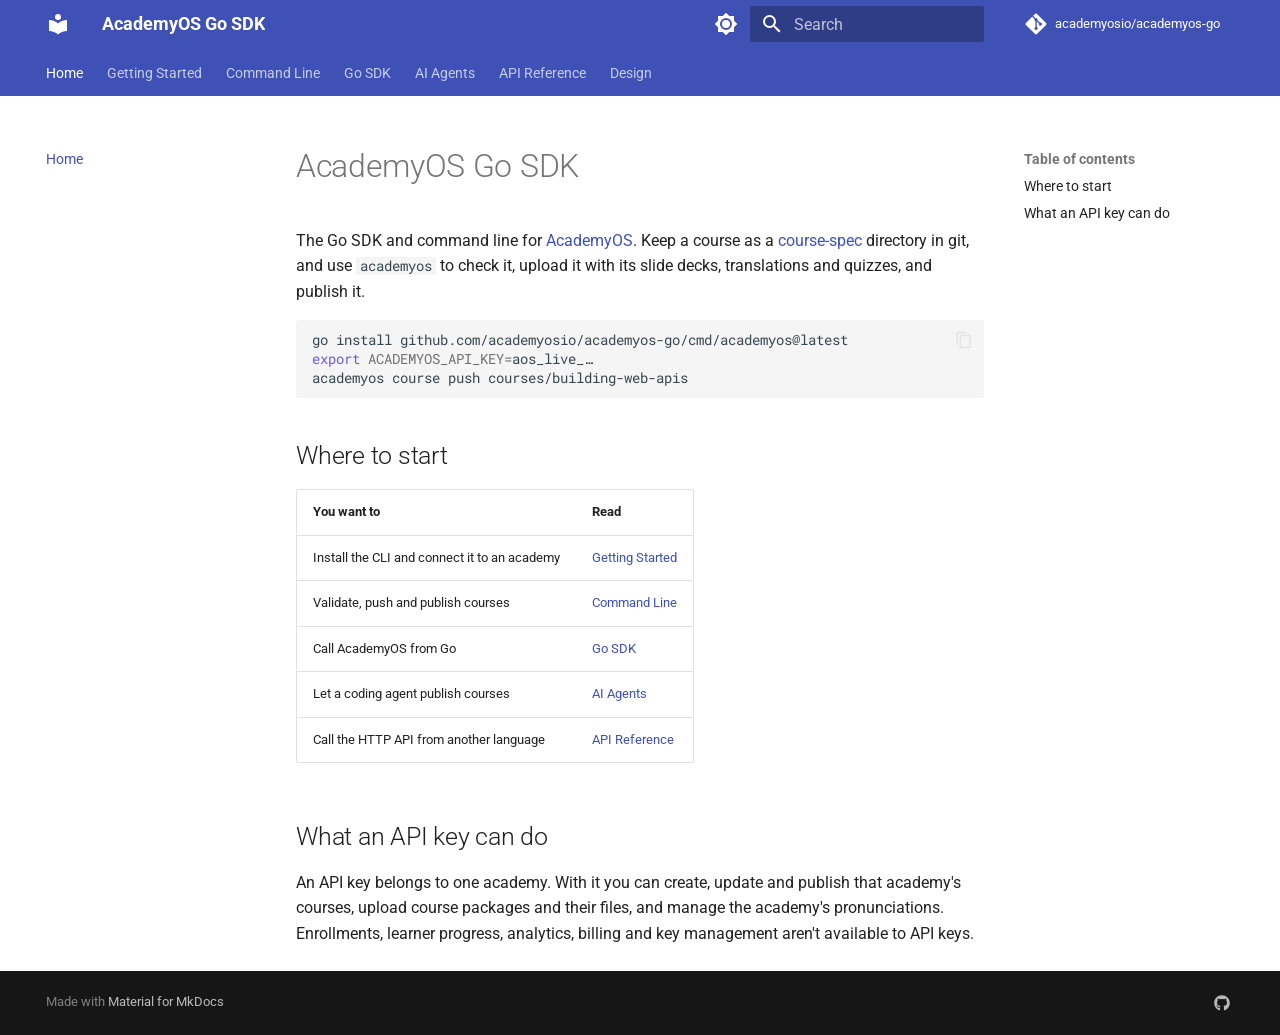
<file: index.html>
<!doctype html>
<html lang="en" class="no-js">
  <head>
    
      <meta charset="utf-8">
      <meta name="viewport" content="width=device-width,initial-scale=1">
      
        <meta name="description" content="The Go SDK and command line for AcademyOS, and the AcademyOS API reference">
      
      
      
        <link rel="canonical" href="https://academyosio.github.io/academyos-go/">
      
      
      
        <link rel="next" href="getting-started/">
      
      
        
      
      
      <link rel="icon" href="assets/images/favicon.png">
      <meta name="generator" content="mkdocs-1.6.1, mkdocs-material-9.7.6">
    
    
      
        <title>AcademyOS Go SDK</title>
      
    
    
      <link rel="stylesheet" href="assets/stylesheets/main.484c7ddc.min.css">
      
        
        <link rel="stylesheet" href="assets/stylesheets/palette.ab4e12ef.min.css">
      
      


    
    
      
    
    
      
        
        
        <link rel="preconnect" href="https://fonts.gstatic.com" crossorigin>
        <link rel="stylesheet" href="https://fonts.googleapis.com/css?family=Roboto:300,300i,400,400i,700,700i%7CRoboto+Mono:400,400i,700,700i&display=fallback">
        <style>:root{--md-text-font:"Roboto";--md-code-font:"Roboto Mono"}</style>
      
    
    
    <script>__md_scope=new URL(".",location),__md_hash=e=>[...e].reduce(((e,_)=>(e<<5)-e+_.charCodeAt(0)),0),__md_get=(e,_=localStorage,t=__md_scope)=>JSON.parse(_.getItem(t.pathname+"."+e)),__md_set=(e,_,t=localStorage,a=__md_scope)=>{try{t.setItem(a.pathname+"."+e,JSON.stringify(_))}catch(e){}}</script>
    
      

    
    
  </head>
  
  
    
    
      
    
    
    
    
    <body dir="ltr" data-md-color-scheme="default" data-md-color-primary="indigo" data-md-color-accent="indigo">
  
    
    <input class="md-toggle" data-md-toggle="drawer" type="checkbox" id="__drawer" autocomplete="off">
    <input class="md-toggle" data-md-toggle="search" type="checkbox" id="__search" autocomplete="off">
    <label class="md-overlay" for="__drawer"></label>
    <div data-md-component="skip">
      
        
        <a href="#academyos-go-sdk" class="md-skip">
          Skip to content
        </a>
      
    </div>
    <div data-md-component="announce">
      
    </div>
    
    
      

<header class="md-header" data-md-component="header">
  <nav class="md-header__inner md-grid" aria-label="Header">
    <a href="." title="AcademyOS Go SDK" class="md-header__button md-logo" aria-label="AcademyOS Go SDK" data-md-component="logo">
      
  
  <svg xmlns="http://www.w3.org/2000/svg" viewBox="0 0 24 24"><path d="M12 8a3 3 0 0 0 3-3 3 3 0 0 0-3-3 3 3 0 0 0-3 3 3 3 0 0 0 3 3m0 3.54C9.64 9.35 6.5 8 3 8v11c3.5 0 6.64 1.35 9 3.54 2.36-2.19 5.5-3.54 9-3.54V8c-3.5 0-6.64 1.35-9 3.54"/></svg>

    </a>
    <label class="md-header__button md-icon" for="__drawer">
      
      <svg xmlns="http://www.w3.org/2000/svg" viewBox="0 0 24 24"><path d="M3 6h18v2H3zm0 5h18v2H3zm0 5h18v2H3z"/></svg>
    </label>
    <div class="md-header__title" data-md-component="header-title">
      <div class="md-header__ellipsis">
        <div class="md-header__topic">
          <span class="md-ellipsis">
            AcademyOS Go SDK
          </span>
        </div>
        <div class="md-header__topic" data-md-component="header-topic">
          <span class="md-ellipsis">
            
              Home
            
          </span>
        </div>
      </div>
    </div>
    
      
        <form class="md-header__option" data-md-component="palette">
  
    
    
    
    <input class="md-option" data-md-color-media="(prefers-color-scheme: light)" data-md-color-scheme="default" data-md-color-primary="indigo" data-md-color-accent="indigo"  aria-label="Switch to dark mode"  type="radio" name="__palette" id="__palette_0">
    
      <label class="md-header__button md-icon" title="Switch to dark mode" for="__palette_1" hidden>
        <svg xmlns="http://www.w3.org/2000/svg" viewBox="0 0 24 24"><path d="M12 8a4 4 0 0 0-4 4 4 4 0 0 0 4 4 4 4 0 0 0 4-4 4 4 0 0 0-4-4m0 10a6 6 0 0 1-6-6 6 6 0 0 1 6-6 6 6 0 0 1 6 6 6 6 0 0 1-6 6m8-9.31V4h-4.69L12 .69 8.69 4H4v4.69L.69 12 4 15.31V20h4.69L12 23.31 15.31 20H20v-4.69L23.31 12z"/></svg>
      </label>
    
  
    
    
    
    <input class="md-option" data-md-color-media="(prefers-color-scheme: dark)" data-md-color-scheme="slate" data-md-color-primary="indigo" data-md-color-accent="indigo"  aria-label="Switch to light mode"  type="radio" name="__palette" id="__palette_1">
    
      <label class="md-header__button md-icon" title="Switch to light mode" for="__palette_0" hidden>
        <svg xmlns="http://www.w3.org/2000/svg" viewBox="0 0 24 24"><path d="M12 18c-.89 0-1.74-.2-2.5-.55C11.56 16.5 13 14.42 13 12s-1.44-4.5-3.5-5.45C10.26 6.2 11.11 6 12 6a6 6 0 0 1 6 6 6 6 0 0 1-6 6m8-9.31V4h-4.69L12 .69 8.69 4H4v4.69L.69 12 4 15.31V20h4.69L12 23.31 15.31 20H20v-4.69L23.31 12z"/></svg>
      </label>
    
  
</form>
      
    
    
      <script>var palette=__md_get("__palette");if(palette&&palette.color){if("(prefers-color-scheme)"===palette.color.media){var media=matchMedia("(prefers-color-scheme: light)"),input=document.querySelector(media.matches?"[data-md-color-media='(prefers-color-scheme: light)']":"[data-md-color-media='(prefers-color-scheme: dark)']");palette.color.media=input.getAttribute("data-md-color-media"),palette.color.scheme=input.getAttribute("data-md-color-scheme"),palette.color.primary=input.getAttribute("data-md-color-primary"),palette.color.accent=input.getAttribute("data-md-color-accent")}for(var[key,value]of Object.entries(palette.color))document.body.setAttribute("data-md-color-"+key,value)}</script>
    
    
    
      
      
        <label class="md-header__button md-icon" for="__search">
          
          <svg xmlns="http://www.w3.org/2000/svg" viewBox="0 0 24 24"><path d="M9.5 3A6.5 6.5 0 0 1 16 9.5c0 1.61-.59 3.09-1.56 4.23l.27.27h.79l5 5-1.5 1.5-5-5v-.79l-.27-.27A6.52 6.52 0 0 1 9.5 16 6.5 6.5 0 0 1 3 9.5 6.5 6.5 0 0 1 9.5 3m0 2C7 5 5 7 5 9.5S7 14 9.5 14 14 12 14 9.5 12 5 9.5 5"/></svg>
        </label>
        <div class="md-search" data-md-component="search" role="dialog">
  <label class="md-search__overlay" for="__search"></label>
  <div class="md-search__inner" role="search">
    <form class="md-search__form" name="search">
      <input type="text" class="md-search__input" name="query" aria-label="Search" placeholder="Search" autocapitalize="off" autocorrect="off" autocomplete="off" spellcheck="false" data-md-component="search-query" required>
      <label class="md-search__icon md-icon" for="__search">
        
        <svg xmlns="http://www.w3.org/2000/svg" viewBox="0 0 24 24"><path d="M9.5 3A6.5 6.5 0 0 1 16 9.5c0 1.61-.59 3.09-1.56 4.23l.27.27h.79l5 5-1.5 1.5-5-5v-.79l-.27-.27A6.52 6.52 0 0 1 9.5 16 6.5 6.5 0 0 1 3 9.5 6.5 6.5 0 0 1 9.5 3m0 2C7 5 5 7 5 9.5S7 14 9.5 14 14 12 14 9.5 12 5 9.5 5"/></svg>
        
        <svg xmlns="http://www.w3.org/2000/svg" viewBox="0 0 24 24"><path d="M20 11v2H8l5.5 5.5-1.42 1.42L4.16 12l7.92-7.92L13.5 5.5 8 11z"/></svg>
      </label>
      <nav class="md-search__options" aria-label="Search">
        
        <button type="reset" class="md-search__icon md-icon" title="Clear" aria-label="Clear" tabindex="-1">
          
          <svg xmlns="http://www.w3.org/2000/svg" viewBox="0 0 24 24"><path d="M19 6.41 17.59 5 12 10.59 6.41 5 5 6.41 10.59 12 5 17.59 6.41 19 12 13.41 17.59 19 19 17.59 13.41 12z"/></svg>
        </button>
      </nav>
      
    </form>
    <div class="md-search__output">
      <div class="md-search__scrollwrap" tabindex="0" data-md-scrollfix>
        <div class="md-search-result" data-md-component="search-result">
          <div class="md-search-result__meta">
            Initializing search
          </div>
          <ol class="md-search-result__list" role="presentation"></ol>
        </div>
      </div>
    </div>
  </div>
</div>
      
    
    
      <div class="md-header__source">
        <a href="https://github.com/academyosio/academyos-go" title="Go to repository" class="md-source" data-md-component="source">
  <div class="md-source__icon md-icon">
    
    <svg xmlns="http://www.w3.org/2000/svg" viewBox="0 0 448 512"><!--! Font Awesome Free 7.1.0 by @fontawesome - https://fontawesome.com License - https://fontawesome.com/license/free (Icons: CC BY 4.0, Fonts: SIL OFL 1.1, Code: MIT License) Copyright 2025 Fonticons, Inc.--><path d="M439.6 236.1 244 40.5c-5.4-5.5-12.8-8.5-20.4-8.5s-15 3-20.4 8.4L162.5 81l51.5 51.5c27.1-9.1 52.7 16.8 43.4 43.7l49.7 49.7c34.2-11.8 61.2 31 35.5 56.7-26.5 26.5-70.2-2.9-56-37.3L240.3 199v121.9c25.3 12.5 22.3 41.8 9.1 55-6.4 6.4-15.2 10.1-24.3 10.1s-17.8-3.6-24.3-10.1c-17.6-17.6-11.1-46.9 11.2-56v-123c-20.8-8.5-24.6-30.7-18.6-45L142.6 101 8.5 235.1C3 240.6 0 247.9 0 255.5s3 15 8.5 20.4l195.6 195.7c5.4 5.4 12.7 8.4 20.4 8.4s15-3 20.4-8.4l194.7-194.7c5.4-5.4 8.4-12.8 8.4-20.4s-3-15-8.4-20.4"/></svg>
  </div>
  <div class="md-source__repository">
    academyosio/academyos-go
  </div>
</a>
      </div>
    
  </nav>
  
</header>
    
    <div class="md-container" data-md-component="container">
      
      
        
          
            
<nav class="md-tabs" aria-label="Tabs" data-md-component="tabs">
  <div class="md-grid">
    <ul class="md-tabs__list">
      
        
  
  
  
    
  
  
    <li class="md-tabs__item md-tabs__item--active">
      <a href="." class="md-tabs__link">
        
  
  
    
  
  Home

      </a>
    </li>
  

      
        
  
  
  
  
    <li class="md-tabs__item">
      <a href="getting-started/" class="md-tabs__link">
        
  
  
    
  
  Getting Started

      </a>
    </li>
  

      
        
  
  
  
  
    <li class="md-tabs__item">
      <a href="cli/" class="md-tabs__link">
        
  
  
    
  
  Command Line

      </a>
    </li>
  

      
        
  
  
  
  
    <li class="md-tabs__item">
      <a href="sdk/" class="md-tabs__link">
        
  
  
    
  
  Go SDK

      </a>
    </li>
  

      
        
  
  
  
  
    <li class="md-tabs__item">
      <a href="agents/" class="md-tabs__link">
        
  
  
    
  
  AI Agents

      </a>
    </li>
  

      
        
  
  
  
  
    
    
      <li class="md-tabs__item">
        <a href="api/" class="md-tabs__link">
          
  
  
  API Reference

        </a>
      </li>
    
  

      
        
  
  
  
  
    
    
      <li class="md-tabs__item">
        <a href="specs/initiatives/INIT-ACADEMYOSGO-001/PRD/" class="md-tabs__link">
          
  
  
  Design

        </a>
      </li>
    
  

      
    </ul>
  </div>
</nav>
          
        
      
      <main class="md-main" data-md-component="main">
        <div class="md-main__inner md-grid">
          
            
              
              <div class="md-sidebar md-sidebar--primary" data-md-component="sidebar" data-md-type="navigation" >
                <div class="md-sidebar__scrollwrap">
                  <div class="md-sidebar__inner">
                    


  


<nav class="md-nav md-nav--primary md-nav--lifted" aria-label="Navigation" data-md-level="0">
  <label class="md-nav__title" for="__drawer">
    <a href="." title="AcademyOS Go SDK" class="md-nav__button md-logo" aria-label="AcademyOS Go SDK" data-md-component="logo">
      
  
  <svg xmlns="http://www.w3.org/2000/svg" viewBox="0 0 24 24"><path d="M12 8a3 3 0 0 0 3-3 3 3 0 0 0-3-3 3 3 0 0 0-3 3 3 3 0 0 0 3 3m0 3.54C9.64 9.35 6.5 8 3 8v11c3.5 0 6.64 1.35 9 3.54 2.36-2.19 5.5-3.54 9-3.54V8c-3.5 0-6.64 1.35-9 3.54"/></svg>

    </a>
    AcademyOS Go SDK
  </label>
  
    <div class="md-nav__source">
      <a href="https://github.com/academyosio/academyos-go" title="Go to repository" class="md-source" data-md-component="source">
  <div class="md-source__icon md-icon">
    
    <svg xmlns="http://www.w3.org/2000/svg" viewBox="0 0 448 512"><!--! Font Awesome Free 7.1.0 by @fontawesome - https://fontawesome.com License - https://fontawesome.com/license/free (Icons: CC BY 4.0, Fonts: SIL OFL 1.1, Code: MIT License) Copyright 2025 Fonticons, Inc.--><path d="M439.6 236.1 244 40.5c-5.4-5.5-12.8-8.5-20.4-8.5s-15 3-20.4 8.4L162.5 81l51.5 51.5c27.1-9.1 52.7 16.8 43.4 43.7l49.7 49.7c34.2-11.8 61.2 31 35.5 56.7-26.5 26.5-70.2-2.9-56-37.3L240.3 199v121.9c25.3 12.5 22.3 41.8 9.1 55-6.4 6.4-15.2 10.1-24.3 10.1s-17.8-3.6-24.3-10.1c-17.6-17.6-11.1-46.9 11.2-56v-123c-20.8-8.5-24.6-30.7-18.6-45L142.6 101 8.5 235.1C3 240.6 0 247.9 0 255.5s3 15 8.5 20.4l195.6 195.7c5.4 5.4 12.7 8.4 20.4 8.4s15-3 20.4-8.4l194.7-194.7c5.4-5.4 8.4-12.8 8.4-20.4s-3-15-8.4-20.4"/></svg>
  </div>
  <div class="md-source__repository">
    academyosio/academyos-go
  </div>
</a>
    </div>
  
  <ul class="md-nav__list" data-md-scrollfix>
    
      
      
  
  
    
  
  
  
    <li class="md-nav__item md-nav__item--active">
      
      <input class="md-nav__toggle md-toggle" type="checkbox" id="__toc">
      
      
        
      
      
        <label class="md-nav__link md-nav__link--active" for="__toc">
          
  
  
  <span class="md-ellipsis">
    
  
    Home
  

    
  </span>
  
  

          <span class="md-nav__icon md-icon"></span>
        </label>
      
      <a href="." class="md-nav__link md-nav__link--active">
        
  
  
  <span class="md-ellipsis">
    
  
    Home
  

    
  </span>
  
  

      </a>
      
        

<nav class="md-nav md-nav--secondary" aria-label="Table of contents">
  
  
  
    
  
  
    <label class="md-nav__title" for="__toc">
      <span class="md-nav__icon md-icon"></span>
      Table of contents
    </label>
    <ul class="md-nav__list" data-md-component="toc" data-md-scrollfix>
      
        <li class="md-nav__item">
  <a href="#where-to-start" class="md-nav__link">
    <span class="md-ellipsis">
      
        Where to start
      
    </span>
  </a>
  
</li>
      
        <li class="md-nav__item">
  <a href="#what-an-api-key-can-do" class="md-nav__link">
    <span class="md-ellipsis">
      
        What an API key can do
      
    </span>
  </a>
  
</li>
      
    </ul>
  
</nav>
      
    </li>
  

    
      
      
  
  
  
  
    <li class="md-nav__item">
      <a href="getting-started/" class="md-nav__link">
        
  
  
  <span class="md-ellipsis">
    
  
    Getting Started
  

    
  </span>
  
  

      </a>
    </li>
  

    
      
      
  
  
  
  
    <li class="md-nav__item">
      <a href="cli/" class="md-nav__link">
        
  
  
  <span class="md-ellipsis">
    
  
    Command Line
  

    
  </span>
  
  

      </a>
    </li>
  

    
      
      
  
  
  
  
    <li class="md-nav__item">
      <a href="sdk/" class="md-nav__link">
        
  
  
  <span class="md-ellipsis">
    
  
    Go SDK
  

    
  </span>
  
  

      </a>
    </li>
  

    
      
      
  
  
  
  
    <li class="md-nav__item">
      <a href="agents/" class="md-nav__link">
        
  
  
  <span class="md-ellipsis">
    
  
    AI Agents
  

    
  </span>
  
  

      </a>
    </li>
  

    
      
      
  
  
  
  
    
    
    
    
      
      
        
      
    
    
    <li class="md-nav__item md-nav__item--nested">
      
        
        
        <input class="md-nav__toggle md-toggle " type="checkbox" id="__nav_6" >
        
          
          <label class="md-nav__link" for="__nav_6" id="__nav_6_label" tabindex="0">
            
  
  
  <span class="md-ellipsis">
    
  
    API Reference
  

    
  </span>
  
  

            <span class="md-nav__icon md-icon"></span>
          </label>
        
        <nav class="md-nav" data-md-level="1" aria-labelledby="__nav_6_label" aria-expanded="false">
          <label class="md-nav__title" for="__nav_6">
            <span class="md-nav__icon md-icon"></span>
            
  
    API Reference
  

          </label>
          <ul class="md-nav__list" data-md-scrollfix>
            
              
                
  
  
  
  
    <li class="md-nav__item">
      <a href="api/" class="md-nav__link">
        
  
  
  <span class="md-ellipsis">
    
  
    Overview
  

    
  </span>
  
  

      </a>
    </li>
  

              
            
              
                
  
  
  
  
    <li class="md-nav__item">
      <a href="api-reference/" class="md-nav__link">
        
  
  
  <span class="md-ellipsis">
    
  
    Reference (Scalar)
  

    
  </span>
  
  

      </a>
    </li>
  

              
            
          </ul>
        </nav>
      
    </li>
  

    
      
      
  
  
  
  
    
    
    
    
      
      
        
      
    
    
    <li class="md-nav__item md-nav__item--nested">
      
        
        
        <input class="md-nav__toggle md-toggle " type="checkbox" id="__nav_7" >
        
          
          <label class="md-nav__link" for="__nav_7" id="__nav_7_label" tabindex="0">
            
  
  
  <span class="md-ellipsis">
    
  
    Design
  

    
  </span>
  
  

            <span class="md-nav__icon md-icon"></span>
          </label>
        
        <nav class="md-nav" data-md-level="1" aria-labelledby="__nav_7_label" aria-expanded="false">
          <label class="md-nav__title" for="__nav_7">
            <span class="md-nav__icon md-icon"></span>
            
  
    Design
  

          </label>
          <ul class="md-nav__list" data-md-scrollfix>
            
              
                
  
  
  
  
    <li class="md-nav__item">
      <a href="specs/initiatives/INIT-ACADEMYOSGO-001/PRD/" class="md-nav__link">
        
  
  
  <span class="md-ellipsis">
    
  
    Product Requirements
  

    
  </span>
  
  

      </a>
    </li>
  

              
            
              
                
  
  
  
  
    <li class="md-nav__item">
      <a href="specs/initiatives/INIT-ACADEMYOSGO-001/TRD/" class="md-nav__link">
        
  
  
  <span class="md-ellipsis">
    
  
    Technical Requirements
  

    
  </span>
  
  

      </a>
    </li>
  

              
            
              
                
  
  
  
  
    <li class="md-nav__item">
      <a href="specs/initiatives/INIT-ACADEMYOSGO-001/PLAN/" class="md-nav__link">
        
  
  
  <span class="md-ellipsis">
    
  
    Plan
  

    
  </span>
  
  

      </a>
    </li>
  

              
            
              
                
  
  
  
  
    <li class="md-nav__item">
      <a href="specs/initiatives/INIT-ACADEMYOSGO-001/ROADMAP/" class="md-nav__link">
        
  
  
  <span class="md-ellipsis">
    
  
    Roadmap
  

    
  </span>
  
  

      </a>
    </li>
  

              
            
          </ul>
        </nav>
      
    </li>
  

    
  </ul>
</nav>
                  </div>
                </div>
              </div>
            
            
              
              <div class="md-sidebar md-sidebar--secondary" data-md-component="sidebar" data-md-type="toc" >
                <div class="md-sidebar__scrollwrap">
                  <div class="md-sidebar__inner">
                    

<nav class="md-nav md-nav--secondary" aria-label="Table of contents">
  
  
  
    
  
  
    <label class="md-nav__title" for="__toc">
      <span class="md-nav__icon md-icon"></span>
      Table of contents
    </label>
    <ul class="md-nav__list" data-md-component="toc" data-md-scrollfix>
      
        <li class="md-nav__item">
  <a href="#where-to-start" class="md-nav__link">
    <span class="md-ellipsis">
      
        Where to start
      
    </span>
  </a>
  
</li>
      
        <li class="md-nav__item">
  <a href="#what-an-api-key-can-do" class="md-nav__link">
    <span class="md-ellipsis">
      
        What an API key can do
      
    </span>
  </a>
  
</li>
      
    </ul>
  
</nav>
                  </div>
                </div>
              </div>
            
          
          
            <div class="md-content" data-md-component="content">
              
              <article class="md-content__inner md-typeset">
                
                  


  
  


<h1 id="academyos-go-sdk">AcademyOS Go SDK<a class="headerlink" href="#academyos-go-sdk" title="Permanent link">&para;</a></h1>
<p>The Go SDK and command line for <a href="https://academyos.io">AcademyOS</a>. Keep a
course as a <a href="https://github.com/academyosio/course-spec">course-spec</a>
directory in git, and use <code>academyos</code> to check it, upload it with its slide
decks, translations and quizzes, and publish it.</p>
<div class="highlight"><pre><span></span><code><a id="__codelineno-0-1" name="__codelineno-0-1" href="#__codelineno-0-1"></a>go<span class="w"> </span>install<span class="w"> </span>github.com/academyosio/academyos-go/cmd/academyos@latest
<a id="__codelineno-0-2" name="__codelineno-0-2" href="#__codelineno-0-2"></a><span class="nb">export</span><span class="w"> </span><span class="nv">ACADEMYOS_API_KEY</span><span class="o">=</span>aos_live_…
<a id="__codelineno-0-3" name="__codelineno-0-3" href="#__codelineno-0-3"></a>academyos<span class="w"> </span>course<span class="w"> </span>push<span class="w"> </span>courses/building-web-apis
</code></pre></div>
<h2 id="where-to-start">Where to start<a class="headerlink" href="#where-to-start" title="Permanent link">&para;</a></h2>
<table>
<thead>
<tr>
<th>You want to</th>
<th>Read</th>
</tr>
</thead>
<tbody>
<tr>
<td>Install the CLI and connect it to an academy</td>
<td><a href="getting-started/">Getting Started</a></td>
</tr>
<tr>
<td>Validate, push and publish courses</td>
<td><a href="cli/">Command Line</a></td>
</tr>
<tr>
<td>Call AcademyOS from Go</td>
<td><a href="sdk/">Go SDK</a></td>
</tr>
<tr>
<td>Let a coding agent publish courses</td>
<td><a href="agents/">AI Agents</a></td>
</tr>
<tr>
<td>Call the HTTP API from another language</td>
<td><a href="api/">API Reference</a></td>
</tr>
</tbody>
</table>
<h2 id="what-an-api-key-can-do">What an API key can do<a class="headerlink" href="#what-an-api-key-can-do" title="Permanent link">&para;</a></h2>
<p>An API key belongs to one academy. With it you can create, update and
publish that academy's courses, upload course packages and their files, and
manage the academy's pronunciations. Enrollments, learner progress, analytics,
billing and key management aren't available to API keys.</p>












                
              </article>
            </div>
          
          
<script>var target=document.getElementById(location.hash.slice(1));target&&target.name&&(target.checked=target.name.startsWith("__tabbed_"))</script>
        </div>
        
          <button type="button" class="md-top md-icon" data-md-component="top" hidden>
  
  <svg xmlns="http://www.w3.org/2000/svg" viewBox="0 0 24 24"><path d="M13 20h-2V8l-5.5 5.5-1.42-1.42L12 4.16l7.92 7.92-1.42 1.42L13 8z"/></svg>
  Back to top
</button>
        
      </main>
      
        <footer class="md-footer">
  
  <div class="md-footer-meta md-typeset">
    <div class="md-footer-meta__inner md-grid">
      <div class="md-copyright">
  
  
    Made with
    <a href="https://squidfunk.github.io/mkdocs-material/" target="_blank" rel="noopener">
      Material for MkDocs
    </a>
  
</div>
      
        
<div class="md-social">
  
    
    
    
    
      
      
    
    <a href="https://github.com/academyosio/academyos-go" target="_blank" rel="noopener" title="github.com" class="md-social__link">
      <svg xmlns="http://www.w3.org/2000/svg" viewBox="0 0 512 512"><!--! Font Awesome Free 7.1.0 by @fontawesome - https://fontawesome.com License - https://fontawesome.com/license/free (Icons: CC BY 4.0, Fonts: SIL OFL 1.1, Code: MIT License) Copyright 2025 Fonticons, Inc.--><path d="M173.9 397.4c0 2-2.3 3.6-5.2 3.6-3.3.3-5.6-1.3-5.6-3.6 0-2 2.3-3.6 5.2-3.6 3-.3 5.6 1.3 5.6 3.6m-31.1-4.5c-.7 2 1.3 4.3 4.3 4.9 2.6 1 5.6 0 6.2-2s-1.3-4.3-4.3-5.2c-2.6-.7-5.5.3-6.2 2.3m44.2-1.7c-2.9.7-4.9 2.6-4.6 4.9.3 2 2.9 3.3 5.9 2.6 2.9-.7 4.9-2.6 4.6-4.6-.3-1.9-3-3.2-5.9-2.9M252.8 8C114.1 8 8 113.3 8 252c0 110.9 69.8 205.8 169.5 239.2 12.8 2.3 17.3-5.6 17.3-12.1 0-6.2-.3-40.4-.3-61.4 0 0-70 15-84.7-29.8 0 0-11.4-29.1-27.8-36.6 0 0-22.9-15.7 1.6-15.4 0 0 24.9 2 38.6 25.8 21.9 38.6 58.6 27.5 72.9 20.9 2.3-16 8.8-27.1 16-33.7-55.9-6.2-112.3-14.3-112.3-110.5 0-27.5 7.6-41.3 23.6-58.9-2.6-6.5-11.1-33.3 2.6-67.9 20.9-6.5 69 27 69 27 20-5.6 41.5-8.5 62.8-8.5s42.8 2.9 62.8 8.5c0 0 48.1-33.6 69-27 13.7 34.7 5.2 61.4 2.6 67.9 16 17.7 25.8 31.5 25.8 58.9 0 96.5-58.9 104.2-114.8 110.5 9.2 7.9 17 22.9 17 46.4 0 33.7-.3 75.4-.3 83.6 0 6.5 4.6 14.4 17.3 12.1C436.2 457.8 504 362.9 504 252 504 113.3 391.5 8 252.8 8M105.2 352.9c-1.3 1-1 3.3.7 5.2 1.6 1.6 3.9 2.3 5.2 1 1.3-1 1-3.3-.7-5.2-1.6-1.6-3.9-2.3-5.2-1m-10.8-8.1c-.7 1.3.3 2.9 2.3 3.9 1.6 1 3.6.7 4.3-.7.7-1.3-.3-2.9-2.3-3.9-2-.6-3.6-.3-4.3.7m32.4 35.6c-1.6 1.3-1 4.3 1.3 6.2 2.3 2.3 5.2 2.6 6.5 1 1.3-1.3.7-4.3-1.3-6.2-2.2-2.3-5.2-2.6-6.5-1m-11.4-14.7c-1.6 1-1.6 3.6 0 5.9s4.3 3.3 5.6 2.3c1.6-1.3 1.6-3.9 0-6.2-1.4-2.3-4-3.3-5.6-2"/></svg>
    </a>
  
</div>
      
    </div>
  </div>
</footer>
      
    </div>
    <div class="md-dialog" data-md-component="dialog">
      <div class="md-dialog__inner md-typeset"></div>
    </div>
    
    
    
      
      
      <script id="__config" type="application/json">{"annotate": null, "base": ".", "features": ["navigation.tabs", "navigation.sections", "navigation.top", "search.highlight", "content.code.copy"], "search": "assets/javascripts/workers/search.2c215733.min.js", "tags": null, "translations": {"clipboard.copied": "Copied to clipboard", "clipboard.copy": "Copy to clipboard", "search.result.more.one": "1 more on this page", "search.result.more.other": "# more on this page", "search.result.none": "No matching documents", "search.result.one": "1 matching document", "search.result.other": "# matching documents", "search.result.placeholder": "Type to start searching", "search.result.term.missing": "Missing", "select.version": "Select version"}, "version": null}</script>
    
    
      <script src="assets/javascripts/bundle.79ae519e.min.js"></script>
      
    
  </body>
</html>
</file>
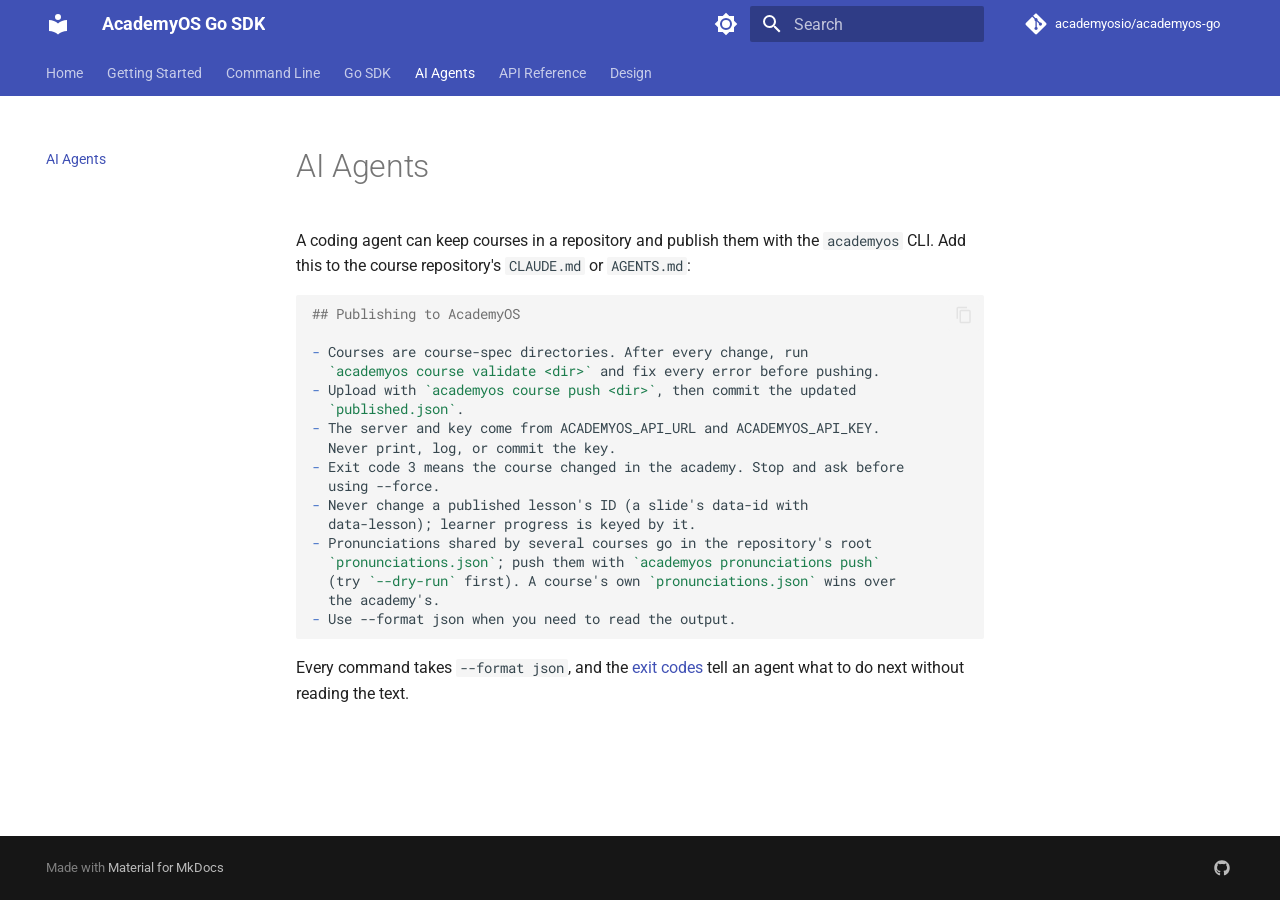
<file: agents/index.html>
<!doctype html>
<html lang="en" class="no-js">
  <head>
    
      <meta charset="utf-8">
      <meta name="viewport" content="width=device-width,initial-scale=1">
      
        <meta name="description" content="The Go SDK and command line for AcademyOS, and the AcademyOS API reference">
      
      
      
        <link rel="canonical" href="https://academyosio.github.io/academyos-go/agents/">
      
      
        <link rel="prev" href="../sdk/">
      
      
        <link rel="next" href="../api/">
      
      
        
      
      
      <link rel="icon" href="../assets/images/favicon.png">
      <meta name="generator" content="mkdocs-1.6.1, mkdocs-material-9.7.6">
    
    
      
        <title>AI Agents - AcademyOS Go SDK</title>
      
    
    
      <link rel="stylesheet" href="../assets/stylesheets/main.484c7ddc.min.css">
      
        
        <link rel="stylesheet" href="../assets/stylesheets/palette.ab4e12ef.min.css">
      
      


    
    
      
    
    
      
        
        
        <link rel="preconnect" href="https://fonts.gstatic.com" crossorigin>
        <link rel="stylesheet" href="https://fonts.googleapis.com/css?family=Roboto:300,300i,400,400i,700,700i%7CRoboto+Mono:400,400i,700,700i&display=fallback">
        <style>:root{--md-text-font:"Roboto";--md-code-font:"Roboto Mono"}</style>
      
    
    
    <script>__md_scope=new URL("..",location),__md_hash=e=>[...e].reduce(((e,_)=>(e<<5)-e+_.charCodeAt(0)),0),__md_get=(e,_=localStorage,t=__md_scope)=>JSON.parse(_.getItem(t.pathname+"."+e)),__md_set=(e,_,t=localStorage,a=__md_scope)=>{try{t.setItem(a.pathname+"."+e,JSON.stringify(_))}catch(e){}}</script>
    
      

    
    
  </head>
  
  
    
    
      
    
    
    
    
    <body dir="ltr" data-md-color-scheme="default" data-md-color-primary="indigo" data-md-color-accent="indigo">
  
    
    <input class="md-toggle" data-md-toggle="drawer" type="checkbox" id="__drawer" autocomplete="off">
    <input class="md-toggle" data-md-toggle="search" type="checkbox" id="__search" autocomplete="off">
    <label class="md-overlay" for="__drawer"></label>
    <div data-md-component="skip">
      
        
        <a href="#ai-agents" class="md-skip">
          Skip to content
        </a>
      
    </div>
    <div data-md-component="announce">
      
    </div>
    
    
      

<header class="md-header" data-md-component="header">
  <nav class="md-header__inner md-grid" aria-label="Header">
    <a href=".." title="AcademyOS Go SDK" class="md-header__button md-logo" aria-label="AcademyOS Go SDK" data-md-component="logo">
      
  
  <svg xmlns="http://www.w3.org/2000/svg" viewBox="0 0 24 24"><path d="M12 8a3 3 0 0 0 3-3 3 3 0 0 0-3-3 3 3 0 0 0-3 3 3 3 0 0 0 3 3m0 3.54C9.64 9.35 6.5 8 3 8v11c3.5 0 6.64 1.35 9 3.54 2.36-2.19 5.5-3.54 9-3.54V8c-3.5 0-6.64 1.35-9 3.54"/></svg>

    </a>
    <label class="md-header__button md-icon" for="__drawer">
      
      <svg xmlns="http://www.w3.org/2000/svg" viewBox="0 0 24 24"><path d="M3 6h18v2H3zm0 5h18v2H3zm0 5h18v2H3z"/></svg>
    </label>
    <div class="md-header__title" data-md-component="header-title">
      <div class="md-header__ellipsis">
        <div class="md-header__topic">
          <span class="md-ellipsis">
            AcademyOS Go SDK
          </span>
        </div>
        <div class="md-header__topic" data-md-component="header-topic">
          <span class="md-ellipsis">
            
              AI Agents
            
          </span>
        </div>
      </div>
    </div>
    
      
        <form class="md-header__option" data-md-component="palette">
  
    
    
    
    <input class="md-option" data-md-color-media="(prefers-color-scheme: light)" data-md-color-scheme="default" data-md-color-primary="indigo" data-md-color-accent="indigo"  aria-label="Switch to dark mode"  type="radio" name="__palette" id="__palette_0">
    
      <label class="md-header__button md-icon" title="Switch to dark mode" for="__palette_1" hidden>
        <svg xmlns="http://www.w3.org/2000/svg" viewBox="0 0 24 24"><path d="M12 8a4 4 0 0 0-4 4 4 4 0 0 0 4 4 4 4 0 0 0 4-4 4 4 0 0 0-4-4m0 10a6 6 0 0 1-6-6 6 6 0 0 1 6-6 6 6 0 0 1 6 6 6 6 0 0 1-6 6m8-9.31V4h-4.69L12 .69 8.69 4H4v4.69L.69 12 4 15.31V20h4.69L12 23.31 15.31 20H20v-4.69L23.31 12z"/></svg>
      </label>
    
  
    
    
    
    <input class="md-option" data-md-color-media="(prefers-color-scheme: dark)" data-md-color-scheme="slate" data-md-color-primary="indigo" data-md-color-accent="indigo"  aria-label="Switch to light mode"  type="radio" name="__palette" id="__palette_1">
    
      <label class="md-header__button md-icon" title="Switch to light mode" for="__palette_0" hidden>
        <svg xmlns="http://www.w3.org/2000/svg" viewBox="0 0 24 24"><path d="M12 18c-.89 0-1.74-.2-2.5-.55C11.56 16.5 13 14.42 13 12s-1.44-4.5-3.5-5.45C10.26 6.2 11.11 6 12 6a6 6 0 0 1 6 6 6 6 0 0 1-6 6m8-9.31V4h-4.69L12 .69 8.69 4H4v4.69L.69 12 4 15.31V20h4.69L12 23.31 15.31 20H20v-4.69L23.31 12z"/></svg>
      </label>
    
  
</form>
      
    
    
      <script>var palette=__md_get("__palette");if(palette&&palette.color){if("(prefers-color-scheme)"===palette.color.media){var media=matchMedia("(prefers-color-scheme: light)"),input=document.querySelector(media.matches?"[data-md-color-media='(prefers-color-scheme: light)']":"[data-md-color-media='(prefers-color-scheme: dark)']");palette.color.media=input.getAttribute("data-md-color-media"),palette.color.scheme=input.getAttribute("data-md-color-scheme"),palette.color.primary=input.getAttribute("data-md-color-primary"),palette.color.accent=input.getAttribute("data-md-color-accent")}for(var[key,value]of Object.entries(palette.color))document.body.setAttribute("data-md-color-"+key,value)}</script>
    
    
    
      
      
        <label class="md-header__button md-icon" for="__search">
          
          <svg xmlns="http://www.w3.org/2000/svg" viewBox="0 0 24 24"><path d="M9.5 3A6.5 6.5 0 0 1 16 9.5c0 1.61-.59 3.09-1.56 4.23l.27.27h.79l5 5-1.5 1.5-5-5v-.79l-.27-.27A6.52 6.52 0 0 1 9.5 16 6.5 6.5 0 0 1 3 9.5 6.5 6.5 0 0 1 9.5 3m0 2C7 5 5 7 5 9.5S7 14 9.5 14 14 12 14 9.5 12 5 9.5 5"/></svg>
        </label>
        <div class="md-search" data-md-component="search" role="dialog">
  <label class="md-search__overlay" for="__search"></label>
  <div class="md-search__inner" role="search">
    <form class="md-search__form" name="search">
      <input type="text" class="md-search__input" name="query" aria-label="Search" placeholder="Search" autocapitalize="off" autocorrect="off" autocomplete="off" spellcheck="false" data-md-component="search-query" required>
      <label class="md-search__icon md-icon" for="__search">
        
        <svg xmlns="http://www.w3.org/2000/svg" viewBox="0 0 24 24"><path d="M9.5 3A6.5 6.5 0 0 1 16 9.5c0 1.61-.59 3.09-1.56 4.23l.27.27h.79l5 5-1.5 1.5-5-5v-.79l-.27-.27A6.52 6.52 0 0 1 9.5 16 6.5 6.5 0 0 1 3 9.5 6.5 6.5 0 0 1 9.5 3m0 2C7 5 5 7 5 9.5S7 14 9.5 14 14 12 14 9.5 12 5 9.5 5"/></svg>
        
        <svg xmlns="http://www.w3.org/2000/svg" viewBox="0 0 24 24"><path d="M20 11v2H8l5.5 5.5-1.42 1.42L4.16 12l7.92-7.92L13.5 5.5 8 11z"/></svg>
      </label>
      <nav class="md-search__options" aria-label="Search">
        
        <button type="reset" class="md-search__icon md-icon" title="Clear" aria-label="Clear" tabindex="-1">
          
          <svg xmlns="http://www.w3.org/2000/svg" viewBox="0 0 24 24"><path d="M19 6.41 17.59 5 12 10.59 6.41 5 5 6.41 10.59 12 5 17.59 6.41 19 12 13.41 17.59 19 19 17.59 13.41 12z"/></svg>
        </button>
      </nav>
      
    </form>
    <div class="md-search__output">
      <div class="md-search__scrollwrap" tabindex="0" data-md-scrollfix>
        <div class="md-search-result" data-md-component="search-result">
          <div class="md-search-result__meta">
            Initializing search
          </div>
          <ol class="md-search-result__list" role="presentation"></ol>
        </div>
      </div>
    </div>
  </div>
</div>
      
    
    
      <div class="md-header__source">
        <a href="https://github.com/academyosio/academyos-go" title="Go to repository" class="md-source" data-md-component="source">
  <div class="md-source__icon md-icon">
    
    <svg xmlns="http://www.w3.org/2000/svg" viewBox="0 0 448 512"><!--! Font Awesome Free 7.1.0 by @fontawesome - https://fontawesome.com License - https://fontawesome.com/license/free (Icons: CC BY 4.0, Fonts: SIL OFL 1.1, Code: MIT License) Copyright 2025 Fonticons, Inc.--><path d="M439.6 236.1 244 40.5c-5.4-5.5-12.8-8.5-20.4-8.5s-15 3-20.4 8.4L162.5 81l51.5 51.5c27.1-9.1 52.7 16.8 43.4 43.7l49.7 49.7c34.2-11.8 61.2 31 35.5 56.7-26.5 26.5-70.2-2.9-56-37.3L240.3 199v121.9c25.3 12.5 22.3 41.8 9.1 55-6.4 6.4-15.2 10.1-24.3 10.1s-17.8-3.6-24.3-10.1c-17.6-17.6-11.1-46.9 11.2-56v-123c-20.8-8.5-24.6-30.7-18.6-45L142.6 101 8.5 235.1C3 240.6 0 247.9 0 255.5s3 15 8.5 20.4l195.6 195.7c5.4 5.4 12.7 8.4 20.4 8.4s15-3 20.4-8.4l194.7-194.7c5.4-5.4 8.4-12.8 8.4-20.4s-3-15-8.4-20.4"/></svg>
  </div>
  <div class="md-source__repository">
    academyosio/academyos-go
  </div>
</a>
      </div>
    
  </nav>
  
</header>
    
    <div class="md-container" data-md-component="container">
      
      
        
          
            
<nav class="md-tabs" aria-label="Tabs" data-md-component="tabs">
  <div class="md-grid">
    <ul class="md-tabs__list">
      
        
  
  
  
  
    <li class="md-tabs__item">
      <a href=".." class="md-tabs__link">
        
  
  
    
  
  Home

      </a>
    </li>
  

      
        
  
  
  
  
    <li class="md-tabs__item">
      <a href="../getting-started/" class="md-tabs__link">
        
  
  
    
  
  Getting Started

      </a>
    </li>
  

      
        
  
  
  
  
    <li class="md-tabs__item">
      <a href="../cli/" class="md-tabs__link">
        
  
  
    
  
  Command Line

      </a>
    </li>
  

      
        
  
  
  
  
    <li class="md-tabs__item">
      <a href="../sdk/" class="md-tabs__link">
        
  
  
    
  
  Go SDK

      </a>
    </li>
  

      
        
  
  
  
    
  
  
    <li class="md-tabs__item md-tabs__item--active">
      <a href="./" class="md-tabs__link">
        
  
  
    
  
  AI Agents

      </a>
    </li>
  

      
        
  
  
  
  
    
    
      <li class="md-tabs__item">
        <a href="../api/" class="md-tabs__link">
          
  
  
  API Reference

        </a>
      </li>
    
  

      
        
  
  
  
  
    
    
      <li class="md-tabs__item">
        <a href="../specs/initiatives/INIT-ACADEMYOSGO-001/PRD/" class="md-tabs__link">
          
  
  
  Design

        </a>
      </li>
    
  

      
    </ul>
  </div>
</nav>
          
        
      
      <main class="md-main" data-md-component="main">
        <div class="md-main__inner md-grid">
          
            
              
              <div class="md-sidebar md-sidebar--primary" data-md-component="sidebar" data-md-type="navigation" >
                <div class="md-sidebar__scrollwrap">
                  <div class="md-sidebar__inner">
                    


  


<nav class="md-nav md-nav--primary md-nav--lifted" aria-label="Navigation" data-md-level="0">
  <label class="md-nav__title" for="__drawer">
    <a href=".." title="AcademyOS Go SDK" class="md-nav__button md-logo" aria-label="AcademyOS Go SDK" data-md-component="logo">
      
  
  <svg xmlns="http://www.w3.org/2000/svg" viewBox="0 0 24 24"><path d="M12 8a3 3 0 0 0 3-3 3 3 0 0 0-3-3 3 3 0 0 0-3 3 3 3 0 0 0 3 3m0 3.54C9.64 9.35 6.5 8 3 8v11c3.5 0 6.64 1.35 9 3.54 2.36-2.19 5.5-3.54 9-3.54V8c-3.5 0-6.64 1.35-9 3.54"/></svg>

    </a>
    AcademyOS Go SDK
  </label>
  
    <div class="md-nav__source">
      <a href="https://github.com/academyosio/academyos-go" title="Go to repository" class="md-source" data-md-component="source">
  <div class="md-source__icon md-icon">
    
    <svg xmlns="http://www.w3.org/2000/svg" viewBox="0 0 448 512"><!--! Font Awesome Free 7.1.0 by @fontawesome - https://fontawesome.com License - https://fontawesome.com/license/free (Icons: CC BY 4.0, Fonts: SIL OFL 1.1, Code: MIT License) Copyright 2025 Fonticons, Inc.--><path d="M439.6 236.1 244 40.5c-5.4-5.5-12.8-8.5-20.4-8.5s-15 3-20.4 8.4L162.5 81l51.5 51.5c27.1-9.1 52.7 16.8 43.4 43.7l49.7 49.7c34.2-11.8 61.2 31 35.5 56.7-26.5 26.5-70.2-2.9-56-37.3L240.3 199v121.9c25.3 12.5 22.3 41.8 9.1 55-6.4 6.4-15.2 10.1-24.3 10.1s-17.8-3.6-24.3-10.1c-17.6-17.6-11.1-46.9 11.2-56v-123c-20.8-8.5-24.6-30.7-18.6-45L142.6 101 8.5 235.1C3 240.6 0 247.9 0 255.5s3 15 8.5 20.4l195.6 195.7c5.4 5.4 12.7 8.4 20.4 8.4s15-3 20.4-8.4l194.7-194.7c5.4-5.4 8.4-12.8 8.4-20.4s-3-15-8.4-20.4"/></svg>
  </div>
  <div class="md-source__repository">
    academyosio/academyos-go
  </div>
</a>
    </div>
  
  <ul class="md-nav__list" data-md-scrollfix>
    
      
      
  
  
  
  
    <li class="md-nav__item">
      <a href=".." class="md-nav__link">
        
  
  
  <span class="md-ellipsis">
    
  
    Home
  

    
  </span>
  
  

      </a>
    </li>
  

    
      
      
  
  
  
  
    <li class="md-nav__item">
      <a href="../getting-started/" class="md-nav__link">
        
  
  
  <span class="md-ellipsis">
    
  
    Getting Started
  

    
  </span>
  
  

      </a>
    </li>
  

    
      
      
  
  
  
  
    <li class="md-nav__item">
      <a href="../cli/" class="md-nav__link">
        
  
  
  <span class="md-ellipsis">
    
  
    Command Line
  

    
  </span>
  
  

      </a>
    </li>
  

    
      
      
  
  
  
  
    <li class="md-nav__item">
      <a href="../sdk/" class="md-nav__link">
        
  
  
  <span class="md-ellipsis">
    
  
    Go SDK
  

    
  </span>
  
  

      </a>
    </li>
  

    
      
      
  
  
    
  
  
  
    <li class="md-nav__item md-nav__item--active">
      
      <input class="md-nav__toggle md-toggle" type="checkbox" id="__toc">
      
      
        
      
      
      <a href="./" class="md-nav__link md-nav__link--active">
        
  
  
  <span class="md-ellipsis">
    
  
    AI Agents
  

    
  </span>
  
  

      </a>
      
    </li>
  

    
      
      
  
  
  
  
    
    
    
    
      
      
        
      
    
    
    <li class="md-nav__item md-nav__item--nested">
      
        
        
        <input class="md-nav__toggle md-toggle " type="checkbox" id="__nav_6" >
        
          
          <label class="md-nav__link" for="__nav_6" id="__nav_6_label" tabindex="0">
            
  
  
  <span class="md-ellipsis">
    
  
    API Reference
  

    
  </span>
  
  

            <span class="md-nav__icon md-icon"></span>
          </label>
        
        <nav class="md-nav" data-md-level="1" aria-labelledby="__nav_6_label" aria-expanded="false">
          <label class="md-nav__title" for="__nav_6">
            <span class="md-nav__icon md-icon"></span>
            
  
    API Reference
  

          </label>
          <ul class="md-nav__list" data-md-scrollfix>
            
              
                
  
  
  
  
    <li class="md-nav__item">
      <a href="../api/" class="md-nav__link">
        
  
  
  <span class="md-ellipsis">
    
  
    Overview
  

    
  </span>
  
  

      </a>
    </li>
  

              
            
              
                
  
  
  
  
    <li class="md-nav__item">
      <a href="../api-reference/" class="md-nav__link">
        
  
  
  <span class="md-ellipsis">
    
  
    Reference (Scalar)
  

    
  </span>
  
  

      </a>
    </li>
  

              
            
          </ul>
        </nav>
      
    </li>
  

    
      
      
  
  
  
  
    
    
    
    
      
      
        
      
    
    
    <li class="md-nav__item md-nav__item--nested">
      
        
        
        <input class="md-nav__toggle md-toggle " type="checkbox" id="__nav_7" >
        
          
          <label class="md-nav__link" for="__nav_7" id="__nav_7_label" tabindex="0">
            
  
  
  <span class="md-ellipsis">
    
  
    Design
  

    
  </span>
  
  

            <span class="md-nav__icon md-icon"></span>
          </label>
        
        <nav class="md-nav" data-md-level="1" aria-labelledby="__nav_7_label" aria-expanded="false">
          <label class="md-nav__title" for="__nav_7">
            <span class="md-nav__icon md-icon"></span>
            
  
    Design
  

          </label>
          <ul class="md-nav__list" data-md-scrollfix>
            
              
                
  
  
  
  
    <li class="md-nav__item">
      <a href="../specs/initiatives/INIT-ACADEMYOSGO-001/PRD/" class="md-nav__link">
        
  
  
  <span class="md-ellipsis">
    
  
    Product Requirements
  

    
  </span>
  
  

      </a>
    </li>
  

              
            
              
                
  
  
  
  
    <li class="md-nav__item">
      <a href="../specs/initiatives/INIT-ACADEMYOSGO-001/TRD/" class="md-nav__link">
        
  
  
  <span class="md-ellipsis">
    
  
    Technical Requirements
  

    
  </span>
  
  

      </a>
    </li>
  

              
            
              
                
  
  
  
  
    <li class="md-nav__item">
      <a href="../specs/initiatives/INIT-ACADEMYOSGO-001/PLAN/" class="md-nav__link">
        
  
  
  <span class="md-ellipsis">
    
  
    Plan
  

    
  </span>
  
  

      </a>
    </li>
  

              
            
              
                
  
  
  
  
    <li class="md-nav__item">
      <a href="../specs/initiatives/INIT-ACADEMYOSGO-001/ROADMAP/" class="md-nav__link">
        
  
  
  <span class="md-ellipsis">
    
  
    Roadmap
  

    
  </span>
  
  

      </a>
    </li>
  

              
            
          </ul>
        </nav>
      
    </li>
  

    
  </ul>
</nav>
                  </div>
                </div>
              </div>
            
            
              
              <div class="md-sidebar md-sidebar--secondary" data-md-component="sidebar" data-md-type="toc" >
                <div class="md-sidebar__scrollwrap">
                  <div class="md-sidebar__inner">
                    

<nav class="md-nav md-nav--secondary" aria-label="Table of contents">
  
  
  
    
  
  
</nav>
                  </div>
                </div>
              </div>
            
          
          
            <div class="md-content" data-md-component="content">
              
              <article class="md-content__inner md-typeset">
                
                  


  
  


<h1 id="ai-agents">AI Agents<a class="headerlink" href="#ai-agents" title="Permanent link">&para;</a></h1>
<p>A coding agent can keep courses in a repository and publish them with the
<code>academyos</code> CLI. Add this to the course repository's <code>CLAUDE.md</code> or
<code>AGENTS.md</code>:</p>
<div class="highlight"><pre><span></span><code><a id="__codelineno-0-1" name="__codelineno-0-1" href="#__codelineno-0-1"></a><span class="gu">## Publishing to AcademyOS</span>
<a id="__codelineno-0-2" name="__codelineno-0-2" href="#__codelineno-0-2"></a>
<a id="__codelineno-0-3" name="__codelineno-0-3" href="#__codelineno-0-3"></a><span class="k">-</span><span class="w"> </span>Courses are course-spec directories. After every change, run
<a id="__codelineno-0-4" name="__codelineno-0-4" href="#__codelineno-0-4"></a>  <span class="sb">`academyos course validate &lt;dir&gt;`</span> and fix every error before pushing.
<a id="__codelineno-0-5" name="__codelineno-0-5" href="#__codelineno-0-5"></a><span class="k">-</span><span class="w"> </span>Upload with <span class="sb">`academyos course push &lt;dir&gt;`</span>, then commit the updated
<a id="__codelineno-0-6" name="__codelineno-0-6" href="#__codelineno-0-6"></a>  <span class="sb">`published.json`</span>.
<a id="__codelineno-0-7" name="__codelineno-0-7" href="#__codelineno-0-7"></a><span class="k">-</span><span class="w"> </span>The server and key come from ACADEMYOS_API_URL and ACADEMYOS_API_KEY.
<a id="__codelineno-0-8" name="__codelineno-0-8" href="#__codelineno-0-8"></a>  Never print, log, or commit the key.
<a id="__codelineno-0-9" name="__codelineno-0-9" href="#__codelineno-0-9"></a><span class="k">-</span><span class="w"> </span>Exit code 3 means the course changed in the academy. Stop and ask before
<a id="__codelineno-0-10" name="__codelineno-0-10" href="#__codelineno-0-10"></a>  using --force.
<a id="__codelineno-0-11" name="__codelineno-0-11" href="#__codelineno-0-11"></a><span class="k">-</span><span class="w"> </span>Never change a published lesson&#39;s ID (a slide&#39;s data-id with
<a id="__codelineno-0-12" name="__codelineno-0-12" href="#__codelineno-0-12"></a>  data-lesson); learner progress is keyed by it.
<a id="__codelineno-0-13" name="__codelineno-0-13" href="#__codelineno-0-13"></a><span class="k">-</span><span class="w"> </span>Pronunciations shared by several courses go in the repository&#39;s root
<a id="__codelineno-0-14" name="__codelineno-0-14" href="#__codelineno-0-14"></a>  <span class="sb">`pronunciations.json`</span>; push them with <span class="sb">`academyos pronunciations push`</span>
<a id="__codelineno-0-15" name="__codelineno-0-15" href="#__codelineno-0-15"></a>  (try <span class="sb">`--dry-run`</span> first). A course&#39;s own <span class="sb">`pronunciations.json`</span> wins over
<a id="__codelineno-0-16" name="__codelineno-0-16" href="#__codelineno-0-16"></a>  the academy&#39;s.
<a id="__codelineno-0-17" name="__codelineno-0-17" href="#__codelineno-0-17"></a><span class="k">-</span><span class="w"> </span>Use --format json when you need to read the output.
</code></pre></div>
<p>Every command takes <code>--format json</code>, and the <a href="../cli/#exit-codes">exit codes</a>
tell an agent what to do next without reading the text.</p>












                
              </article>
            </div>
          
          
<script>var target=document.getElementById(location.hash.slice(1));target&&target.name&&(target.checked=target.name.startsWith("__tabbed_"))</script>
        </div>
        
          <button type="button" class="md-top md-icon" data-md-component="top" hidden>
  
  <svg xmlns="http://www.w3.org/2000/svg" viewBox="0 0 24 24"><path d="M13 20h-2V8l-5.5 5.5-1.42-1.42L12 4.16l7.92 7.92-1.42 1.42L13 8z"/></svg>
  Back to top
</button>
        
      </main>
      
        <footer class="md-footer">
  
  <div class="md-footer-meta md-typeset">
    <div class="md-footer-meta__inner md-grid">
      <div class="md-copyright">
  
  
    Made with
    <a href="https://squidfunk.github.io/mkdocs-material/" target="_blank" rel="noopener">
      Material for MkDocs
    </a>
  
</div>
      
        
<div class="md-social">
  
    
    
    
    
      
      
    
    <a href="https://github.com/academyosio/academyos-go" target="_blank" rel="noopener" title="github.com" class="md-social__link">
      <svg xmlns="http://www.w3.org/2000/svg" viewBox="0 0 512 512"><!--! Font Awesome Free 7.1.0 by @fontawesome - https://fontawesome.com License - https://fontawesome.com/license/free (Icons: CC BY 4.0, Fonts: SIL OFL 1.1, Code: MIT License) Copyright 2025 Fonticons, Inc.--><path d="M173.9 397.4c0 2-2.3 3.6-5.2 3.6-3.3.3-5.6-1.3-5.6-3.6 0-2 2.3-3.6 5.2-3.6 3-.3 5.6 1.3 5.6 3.6m-31.1-4.5c-.7 2 1.3 4.3 4.3 4.9 2.6 1 5.6 0 6.2-2s-1.3-4.3-4.3-5.2c-2.6-.7-5.5.3-6.2 2.3m44.2-1.7c-2.9.7-4.9 2.6-4.6 4.9.3 2 2.9 3.3 5.9 2.6 2.9-.7 4.9-2.6 4.6-4.6-.3-1.9-3-3.2-5.9-2.9M252.8 8C114.1 8 8 113.3 8 252c0 110.9 69.8 205.8 169.5 239.2 12.8 2.3 17.3-5.6 17.3-12.1 0-6.2-.3-40.4-.3-61.4 0 0-70 15-84.7-29.8 0 0-11.4-29.1-27.8-36.6 0 0-22.9-15.7 1.6-15.4 0 0 24.9 2 38.6 25.8 21.9 38.6 58.6 27.5 72.9 20.9 2.3-16 8.8-27.1 16-33.7-55.9-6.2-112.3-14.3-112.3-110.5 0-27.5 7.6-41.3 23.6-58.9-2.6-6.5-11.1-33.3 2.6-67.9 20.9-6.5 69 27 69 27 20-5.6 41.5-8.5 62.8-8.5s42.8 2.9 62.8 8.5c0 0 48.1-33.6 69-27 13.7 34.7 5.2 61.4 2.6 67.9 16 17.7 25.8 31.5 25.8 58.9 0 96.5-58.9 104.2-114.8 110.5 9.2 7.9 17 22.9 17 46.4 0 33.7-.3 75.4-.3 83.6 0 6.5 4.6 14.4 17.3 12.1C436.2 457.8 504 362.9 504 252 504 113.3 391.5 8 252.8 8M105.2 352.9c-1.3 1-1 3.3.7 5.2 1.6 1.6 3.9 2.3 5.2 1 1.3-1 1-3.3-.7-5.2-1.6-1.6-3.9-2.3-5.2-1m-10.8-8.1c-.7 1.3.3 2.9 2.3 3.9 1.6 1 3.6.7 4.3-.7.7-1.3-.3-2.9-2.3-3.9-2-.6-3.6-.3-4.3.7m32.4 35.6c-1.6 1.3-1 4.3 1.3 6.2 2.3 2.3 5.2 2.6 6.5 1 1.3-1.3.7-4.3-1.3-6.2-2.2-2.3-5.2-2.6-6.5-1m-11.4-14.7c-1.6 1-1.6 3.6 0 5.9s4.3 3.3 5.6 2.3c1.6-1.3 1.6-3.9 0-6.2-1.4-2.3-4-3.3-5.6-2"/></svg>
    </a>
  
</div>
      
    </div>
  </div>
</footer>
      
    </div>
    <div class="md-dialog" data-md-component="dialog">
      <div class="md-dialog__inner md-typeset"></div>
    </div>
    
    
    
      
      
      <script id="__config" type="application/json">{"annotate": null, "base": "..", "features": ["navigation.tabs", "navigation.sections", "navigation.top", "search.highlight", "content.code.copy"], "search": "../assets/javascripts/workers/search.2c215733.min.js", "tags": null, "translations": {"clipboard.copied": "Copied to clipboard", "clipboard.copy": "Copy to clipboard", "search.result.more.one": "1 more on this page", "search.result.more.other": "# more on this page", "search.result.none": "No matching documents", "search.result.one": "1 matching document", "search.result.other": "# matching documents", "search.result.placeholder": "Type to start searching", "search.result.term.missing": "Missing", "select.version": "Select version"}, "version": null}</script>
    
    
      <script src="../assets/javascripts/bundle.79ae519e.min.js"></script>
      
    
  </body>
</html>
</file>
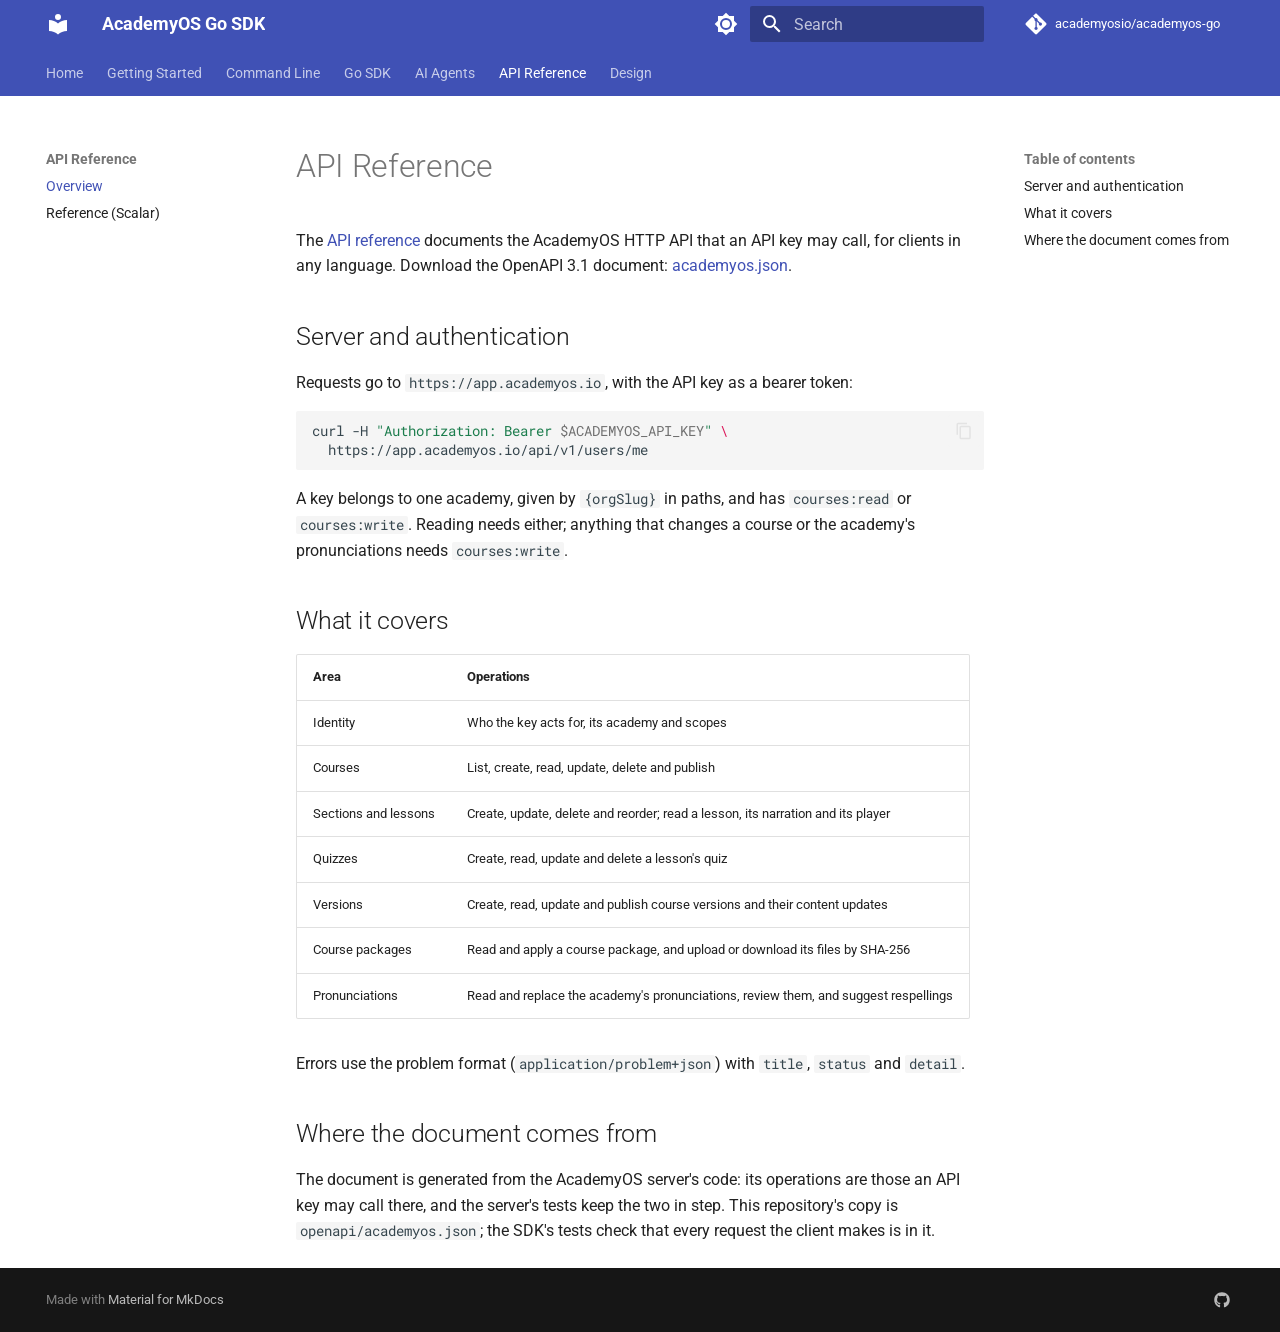
<file: api/index.html>
<!doctype html>
<html lang="en" class="no-js">
  <head>
    
      <meta charset="utf-8">
      <meta name="viewport" content="width=device-width,initial-scale=1">
      
        <meta name="description" content="The Go SDK and command line for AcademyOS, and the AcademyOS API reference">
      
      
      
        <link rel="canonical" href="https://academyosio.github.io/academyos-go/api/">
      
      
        <link rel="prev" href="../agents/">
      
      
        <link rel="next" href="../api-reference/">
      
      
        
      
      
      <link rel="icon" href="../assets/images/favicon.png">
      <meta name="generator" content="mkdocs-1.6.1, mkdocs-material-9.7.6">
    
    
      
        <title>Overview - AcademyOS Go SDK</title>
      
    
    
      <link rel="stylesheet" href="../assets/stylesheets/main.484c7ddc.min.css">
      
        
        <link rel="stylesheet" href="../assets/stylesheets/palette.ab4e12ef.min.css">
      
      


    
    
      
    
    
      
        
        
        <link rel="preconnect" href="https://fonts.gstatic.com" crossorigin>
        <link rel="stylesheet" href="https://fonts.googleapis.com/css?family=Roboto:300,300i,400,400i,700,700i%7CRoboto+Mono:400,400i,700,700i&display=fallback">
        <style>:root{--md-text-font:"Roboto";--md-code-font:"Roboto Mono"}</style>
      
    
    
    <script>__md_scope=new URL("..",location),__md_hash=e=>[...e].reduce(((e,_)=>(e<<5)-e+_.charCodeAt(0)),0),__md_get=(e,_=localStorage,t=__md_scope)=>JSON.parse(_.getItem(t.pathname+"."+e)),__md_set=(e,_,t=localStorage,a=__md_scope)=>{try{t.setItem(a.pathname+"."+e,JSON.stringify(_))}catch(e){}}</script>
    
      

    
    
  </head>
  
  
    
    
      
    
    
    
    
    <body dir="ltr" data-md-color-scheme="default" data-md-color-primary="indigo" data-md-color-accent="indigo">
  
    
    <input class="md-toggle" data-md-toggle="drawer" type="checkbox" id="__drawer" autocomplete="off">
    <input class="md-toggle" data-md-toggle="search" type="checkbox" id="__search" autocomplete="off">
    <label class="md-overlay" for="__drawer"></label>
    <div data-md-component="skip">
      
        
        <a href="#api-reference" class="md-skip">
          Skip to content
        </a>
      
    </div>
    <div data-md-component="announce">
      
    </div>
    
    
      

<header class="md-header" data-md-component="header">
  <nav class="md-header__inner md-grid" aria-label="Header">
    <a href=".." title="AcademyOS Go SDK" class="md-header__button md-logo" aria-label="AcademyOS Go SDK" data-md-component="logo">
      
  
  <svg xmlns="http://www.w3.org/2000/svg" viewBox="0 0 24 24"><path d="M12 8a3 3 0 0 0 3-3 3 3 0 0 0-3-3 3 3 0 0 0-3 3 3 3 0 0 0 3 3m0 3.54C9.64 9.35 6.5 8 3 8v11c3.5 0 6.64 1.35 9 3.54 2.36-2.19 5.5-3.54 9-3.54V8c-3.5 0-6.64 1.35-9 3.54"/></svg>

    </a>
    <label class="md-header__button md-icon" for="__drawer">
      
      <svg xmlns="http://www.w3.org/2000/svg" viewBox="0 0 24 24"><path d="M3 6h18v2H3zm0 5h18v2H3zm0 5h18v2H3z"/></svg>
    </label>
    <div class="md-header__title" data-md-component="header-title">
      <div class="md-header__ellipsis">
        <div class="md-header__topic">
          <span class="md-ellipsis">
            AcademyOS Go SDK
          </span>
        </div>
        <div class="md-header__topic" data-md-component="header-topic">
          <span class="md-ellipsis">
            
              Overview
            
          </span>
        </div>
      </div>
    </div>
    
      
        <form class="md-header__option" data-md-component="palette">
  
    
    
    
    <input class="md-option" data-md-color-media="(prefers-color-scheme: light)" data-md-color-scheme="default" data-md-color-primary="indigo" data-md-color-accent="indigo"  aria-label="Switch to dark mode"  type="radio" name="__palette" id="__palette_0">
    
      <label class="md-header__button md-icon" title="Switch to dark mode" for="__palette_1" hidden>
        <svg xmlns="http://www.w3.org/2000/svg" viewBox="0 0 24 24"><path d="M12 8a4 4 0 0 0-4 4 4 4 0 0 0 4 4 4 4 0 0 0 4-4 4 4 0 0 0-4-4m0 10a6 6 0 0 1-6-6 6 6 0 0 1 6-6 6 6 0 0 1 6 6 6 6 0 0 1-6 6m8-9.31V4h-4.69L12 .69 8.69 4H4v4.69L.69 12 4 15.31V20h4.69L12 23.31 15.31 20H20v-4.69L23.31 12z"/></svg>
      </label>
    
  
    
    
    
    <input class="md-option" data-md-color-media="(prefers-color-scheme: dark)" data-md-color-scheme="slate" data-md-color-primary="indigo" data-md-color-accent="indigo"  aria-label="Switch to light mode"  type="radio" name="__palette" id="__palette_1">
    
      <label class="md-header__button md-icon" title="Switch to light mode" for="__palette_0" hidden>
        <svg xmlns="http://www.w3.org/2000/svg" viewBox="0 0 24 24"><path d="M12 18c-.89 0-1.74-.2-2.5-.55C11.56 16.5 13 14.42 13 12s-1.44-4.5-3.5-5.45C10.26 6.2 11.11 6 12 6a6 6 0 0 1 6 6 6 6 0 0 1-6 6m8-9.31V4h-4.69L12 .69 8.69 4H4v4.69L.69 12 4 15.31V20h4.69L12 23.31 15.31 20H20v-4.69L23.31 12z"/></svg>
      </label>
    
  
</form>
      
    
    
      <script>var palette=__md_get("__palette");if(palette&&palette.color){if("(prefers-color-scheme)"===palette.color.media){var media=matchMedia("(prefers-color-scheme: light)"),input=document.querySelector(media.matches?"[data-md-color-media='(prefers-color-scheme: light)']":"[data-md-color-media='(prefers-color-scheme: dark)']");palette.color.media=input.getAttribute("data-md-color-media"),palette.color.scheme=input.getAttribute("data-md-color-scheme"),palette.color.primary=input.getAttribute("data-md-color-primary"),palette.color.accent=input.getAttribute("data-md-color-accent")}for(var[key,value]of Object.entries(palette.color))document.body.setAttribute("data-md-color-"+key,value)}</script>
    
    
    
      
      
        <label class="md-header__button md-icon" for="__search">
          
          <svg xmlns="http://www.w3.org/2000/svg" viewBox="0 0 24 24"><path d="M9.5 3A6.5 6.5 0 0 1 16 9.5c0 1.61-.59 3.09-1.56 4.23l.27.27h.79l5 5-1.5 1.5-5-5v-.79l-.27-.27A6.52 6.52 0 0 1 9.5 16 6.5 6.5 0 0 1 3 9.5 6.5 6.5 0 0 1 9.5 3m0 2C7 5 5 7 5 9.5S7 14 9.5 14 14 12 14 9.5 12 5 9.5 5"/></svg>
        </label>
        <div class="md-search" data-md-component="search" role="dialog">
  <label class="md-search__overlay" for="__search"></label>
  <div class="md-search__inner" role="search">
    <form class="md-search__form" name="search">
      <input type="text" class="md-search__input" name="query" aria-label="Search" placeholder="Search" autocapitalize="off" autocorrect="off" autocomplete="off" spellcheck="false" data-md-component="search-query" required>
      <label class="md-search__icon md-icon" for="__search">
        
        <svg xmlns="http://www.w3.org/2000/svg" viewBox="0 0 24 24"><path d="M9.5 3A6.5 6.5 0 0 1 16 9.5c0 1.61-.59 3.09-1.56 4.23l.27.27h.79l5 5-1.5 1.5-5-5v-.79l-.27-.27A6.52 6.52 0 0 1 9.5 16 6.5 6.5 0 0 1 3 9.5 6.5 6.5 0 0 1 9.5 3m0 2C7 5 5 7 5 9.5S7 14 9.5 14 14 12 14 9.5 12 5 9.5 5"/></svg>
        
        <svg xmlns="http://www.w3.org/2000/svg" viewBox="0 0 24 24"><path d="M20 11v2H8l5.5 5.5-1.42 1.42L4.16 12l7.92-7.92L13.5 5.5 8 11z"/></svg>
      </label>
      <nav class="md-search__options" aria-label="Search">
        
        <button type="reset" class="md-search__icon md-icon" title="Clear" aria-label="Clear" tabindex="-1">
          
          <svg xmlns="http://www.w3.org/2000/svg" viewBox="0 0 24 24"><path d="M19 6.41 17.59 5 12 10.59 6.41 5 5 6.41 10.59 12 5 17.59 6.41 19 12 13.41 17.59 19 19 17.59 13.41 12z"/></svg>
        </button>
      </nav>
      
    </form>
    <div class="md-search__output">
      <div class="md-search__scrollwrap" tabindex="0" data-md-scrollfix>
        <div class="md-search-result" data-md-component="search-result">
          <div class="md-search-result__meta">
            Initializing search
          </div>
          <ol class="md-search-result__list" role="presentation"></ol>
        </div>
      </div>
    </div>
  </div>
</div>
      
    
    
      <div class="md-header__source">
        <a href="https://github.com/academyosio/academyos-go" title="Go to repository" class="md-source" data-md-component="source">
  <div class="md-source__icon md-icon">
    
    <svg xmlns="http://www.w3.org/2000/svg" viewBox="0 0 448 512"><!--! Font Awesome Free 7.1.0 by @fontawesome - https://fontawesome.com License - https://fontawesome.com/license/free (Icons: CC BY 4.0, Fonts: SIL OFL 1.1, Code: MIT License) Copyright 2025 Fonticons, Inc.--><path d="M439.6 236.1 244 40.5c-5.4-5.5-12.8-8.5-20.4-8.5s-15 3-20.4 8.4L162.5 81l51.5 51.5c27.1-9.1 52.7 16.8 43.4 43.7l49.7 49.7c34.2-11.8 61.2 31 35.5 56.7-26.5 26.5-70.2-2.9-56-37.3L240.3 199v121.9c25.3 12.5 22.3 41.8 9.1 55-6.4 6.4-15.2 10.1-24.3 10.1s-17.8-3.6-24.3-10.1c-17.6-17.6-11.1-46.9 11.2-56v-123c-20.8-8.5-24.6-30.7-18.6-45L142.6 101 8.5 235.1C3 240.6 0 247.9 0 255.5s3 15 8.5 20.4l195.6 195.7c5.4 5.4 12.7 8.4 20.4 8.4s15-3 20.4-8.4l194.7-194.7c5.4-5.4 8.4-12.8 8.4-20.4s-3-15-8.4-20.4"/></svg>
  </div>
  <div class="md-source__repository">
    academyosio/academyos-go
  </div>
</a>
      </div>
    
  </nav>
  
</header>
    
    <div class="md-container" data-md-component="container">
      
      
        
          
            
<nav class="md-tabs" aria-label="Tabs" data-md-component="tabs">
  <div class="md-grid">
    <ul class="md-tabs__list">
      
        
  
  
  
  
    <li class="md-tabs__item">
      <a href=".." class="md-tabs__link">
        
  
  
    
  
  Home

      </a>
    </li>
  

      
        
  
  
  
  
    <li class="md-tabs__item">
      <a href="../getting-started/" class="md-tabs__link">
        
  
  
    
  
  Getting Started

      </a>
    </li>
  

      
        
  
  
  
  
    <li class="md-tabs__item">
      <a href="../cli/" class="md-tabs__link">
        
  
  
    
  
  Command Line

      </a>
    </li>
  

      
        
  
  
  
  
    <li class="md-tabs__item">
      <a href="../sdk/" class="md-tabs__link">
        
  
  
    
  
  Go SDK

      </a>
    </li>
  

      
        
  
  
  
  
    <li class="md-tabs__item">
      <a href="../agents/" class="md-tabs__link">
        
  
  
    
  
  AI Agents

      </a>
    </li>
  

      
        
  
  
  
    
  
  
    
    
      <li class="md-tabs__item md-tabs__item--active">
        <a href="./" class="md-tabs__link">
          
  
  
  API Reference

        </a>
      </li>
    
  

      
        
  
  
  
  
    
    
      <li class="md-tabs__item">
        <a href="../specs/initiatives/INIT-ACADEMYOSGO-001/PRD/" class="md-tabs__link">
          
  
  
  Design

        </a>
      </li>
    
  

      
    </ul>
  </div>
</nav>
          
        
      
      <main class="md-main" data-md-component="main">
        <div class="md-main__inner md-grid">
          
            
              
              <div class="md-sidebar md-sidebar--primary" data-md-component="sidebar" data-md-type="navigation" >
                <div class="md-sidebar__scrollwrap">
                  <div class="md-sidebar__inner">
                    


  


<nav class="md-nav md-nav--primary md-nav--lifted" aria-label="Navigation" data-md-level="0">
  <label class="md-nav__title" for="__drawer">
    <a href=".." title="AcademyOS Go SDK" class="md-nav__button md-logo" aria-label="AcademyOS Go SDK" data-md-component="logo">
      
  
  <svg xmlns="http://www.w3.org/2000/svg" viewBox="0 0 24 24"><path d="M12 8a3 3 0 0 0 3-3 3 3 0 0 0-3-3 3 3 0 0 0-3 3 3 3 0 0 0 3 3m0 3.54C9.64 9.35 6.5 8 3 8v11c3.5 0 6.64 1.35 9 3.54 2.36-2.19 5.5-3.54 9-3.54V8c-3.5 0-6.64 1.35-9 3.54"/></svg>

    </a>
    AcademyOS Go SDK
  </label>
  
    <div class="md-nav__source">
      <a href="https://github.com/academyosio/academyos-go" title="Go to repository" class="md-source" data-md-component="source">
  <div class="md-source__icon md-icon">
    
    <svg xmlns="http://www.w3.org/2000/svg" viewBox="0 0 448 512"><!--! Font Awesome Free 7.1.0 by @fontawesome - https://fontawesome.com License - https://fontawesome.com/license/free (Icons: CC BY 4.0, Fonts: SIL OFL 1.1, Code: MIT License) Copyright 2025 Fonticons, Inc.--><path d="M439.6 236.1 244 40.5c-5.4-5.5-12.8-8.5-20.4-8.5s-15 3-20.4 8.4L162.5 81l51.5 51.5c27.1-9.1 52.7 16.8 43.4 43.7l49.7 49.7c34.2-11.8 61.2 31 35.5 56.7-26.5 26.5-70.2-2.9-56-37.3L240.3 199v121.9c25.3 12.5 22.3 41.8 9.1 55-6.4 6.4-15.2 10.1-24.3 10.1s-17.8-3.6-24.3-10.1c-17.6-17.6-11.1-46.9 11.2-56v-123c-20.8-8.5-24.6-30.7-18.6-45L142.6 101 8.5 235.1C3 240.6 0 247.9 0 255.5s3 15 8.5 20.4l195.6 195.7c5.4 5.4 12.7 8.4 20.4 8.4s15-3 20.4-8.4l194.7-194.7c5.4-5.4 8.4-12.8 8.4-20.4s-3-15-8.4-20.4"/></svg>
  </div>
  <div class="md-source__repository">
    academyosio/academyos-go
  </div>
</a>
    </div>
  
  <ul class="md-nav__list" data-md-scrollfix>
    
      
      
  
  
  
  
    <li class="md-nav__item">
      <a href=".." class="md-nav__link">
        
  
  
  <span class="md-ellipsis">
    
  
    Home
  

    
  </span>
  
  

      </a>
    </li>
  

    
      
      
  
  
  
  
    <li class="md-nav__item">
      <a href="../getting-started/" class="md-nav__link">
        
  
  
  <span class="md-ellipsis">
    
  
    Getting Started
  

    
  </span>
  
  

      </a>
    </li>
  

    
      
      
  
  
  
  
    <li class="md-nav__item">
      <a href="../cli/" class="md-nav__link">
        
  
  
  <span class="md-ellipsis">
    
  
    Command Line
  

    
  </span>
  
  

      </a>
    </li>
  

    
      
      
  
  
  
  
    <li class="md-nav__item">
      <a href="../sdk/" class="md-nav__link">
        
  
  
  <span class="md-ellipsis">
    
  
    Go SDK
  

    
  </span>
  
  

      </a>
    </li>
  

    
      
      
  
  
  
  
    <li class="md-nav__item">
      <a href="../agents/" class="md-nav__link">
        
  
  
  <span class="md-ellipsis">
    
  
    AI Agents
  

    
  </span>
  
  

      </a>
    </li>
  

    
      
      
  
  
    
  
  
  
    
    
    
    
      
        
        
      
      
        
      
    
    
    <li class="md-nav__item md-nav__item--active md-nav__item--section md-nav__item--nested">
      
        
        
        <input class="md-nav__toggle md-toggle " type="checkbox" id="__nav_6" checked>
        
          
          <label class="md-nav__link" for="__nav_6" id="__nav_6_label" tabindex="">
            
  
  
  <span class="md-ellipsis">
    
  
    API Reference
  

    
  </span>
  
  

            <span class="md-nav__icon md-icon"></span>
          </label>
        
        <nav class="md-nav" data-md-level="1" aria-labelledby="__nav_6_label" aria-expanded="true">
          <label class="md-nav__title" for="__nav_6">
            <span class="md-nav__icon md-icon"></span>
            
  
    API Reference
  

          </label>
          <ul class="md-nav__list" data-md-scrollfix>
            
              
                
  
  
    
  
  
  
    <li class="md-nav__item md-nav__item--active">
      
      <input class="md-nav__toggle md-toggle" type="checkbox" id="__toc">
      
      
        
      
      
        <label class="md-nav__link md-nav__link--active" for="__toc">
          
  
  
  <span class="md-ellipsis">
    
  
    Overview
  

    
  </span>
  
  

          <span class="md-nav__icon md-icon"></span>
        </label>
      
      <a href="./" class="md-nav__link md-nav__link--active">
        
  
  
  <span class="md-ellipsis">
    
  
    Overview
  

    
  </span>
  
  

      </a>
      
        

<nav class="md-nav md-nav--secondary" aria-label="Table of contents">
  
  
  
    
  
  
    <label class="md-nav__title" for="__toc">
      <span class="md-nav__icon md-icon"></span>
      Table of contents
    </label>
    <ul class="md-nav__list" data-md-component="toc" data-md-scrollfix>
      
        <li class="md-nav__item">
  <a href="#server-and-authentication" class="md-nav__link">
    <span class="md-ellipsis">
      
        Server and authentication
      
    </span>
  </a>
  
</li>
      
        <li class="md-nav__item">
  <a href="#what-it-covers" class="md-nav__link">
    <span class="md-ellipsis">
      
        What it covers
      
    </span>
  </a>
  
</li>
      
        <li class="md-nav__item">
  <a href="#where-the-document-comes-from" class="md-nav__link">
    <span class="md-ellipsis">
      
        Where the document comes from
      
    </span>
  </a>
  
</li>
      
    </ul>
  
</nav>
      
    </li>
  

              
            
              
                
  
  
  
  
    <li class="md-nav__item">
      <a href="../api-reference/" class="md-nav__link">
        
  
  
  <span class="md-ellipsis">
    
  
    Reference (Scalar)
  

    
  </span>
  
  

      </a>
    </li>
  

              
            
          </ul>
        </nav>
      
    </li>
  

    
      
      
  
  
  
  
    
    
    
    
      
      
        
      
    
    
    <li class="md-nav__item md-nav__item--nested">
      
        
        
        <input class="md-nav__toggle md-toggle " type="checkbox" id="__nav_7" >
        
          
          <label class="md-nav__link" for="__nav_7" id="__nav_7_label" tabindex="0">
            
  
  
  <span class="md-ellipsis">
    
  
    Design
  

    
  </span>
  
  

            <span class="md-nav__icon md-icon"></span>
          </label>
        
        <nav class="md-nav" data-md-level="1" aria-labelledby="__nav_7_label" aria-expanded="false">
          <label class="md-nav__title" for="__nav_7">
            <span class="md-nav__icon md-icon"></span>
            
  
    Design
  

          </label>
          <ul class="md-nav__list" data-md-scrollfix>
            
              
                
  
  
  
  
    <li class="md-nav__item">
      <a href="../specs/initiatives/INIT-ACADEMYOSGO-001/PRD/" class="md-nav__link">
        
  
  
  <span class="md-ellipsis">
    
  
    Product Requirements
  

    
  </span>
  
  

      </a>
    </li>
  

              
            
              
                
  
  
  
  
    <li class="md-nav__item">
      <a href="../specs/initiatives/INIT-ACADEMYOSGO-001/TRD/" class="md-nav__link">
        
  
  
  <span class="md-ellipsis">
    
  
    Technical Requirements
  

    
  </span>
  
  

      </a>
    </li>
  

              
            
              
                
  
  
  
  
    <li class="md-nav__item">
      <a href="../specs/initiatives/INIT-ACADEMYOSGO-001/PLAN/" class="md-nav__link">
        
  
  
  <span class="md-ellipsis">
    
  
    Plan
  

    
  </span>
  
  

      </a>
    </li>
  

              
            
              
                
  
  
  
  
    <li class="md-nav__item">
      <a href="../specs/initiatives/INIT-ACADEMYOSGO-001/ROADMAP/" class="md-nav__link">
        
  
  
  <span class="md-ellipsis">
    
  
    Roadmap
  

    
  </span>
  
  

      </a>
    </li>
  

              
            
          </ul>
        </nav>
      
    </li>
  

    
  </ul>
</nav>
                  </div>
                </div>
              </div>
            
            
              
              <div class="md-sidebar md-sidebar--secondary" data-md-component="sidebar" data-md-type="toc" >
                <div class="md-sidebar__scrollwrap">
                  <div class="md-sidebar__inner">
                    

<nav class="md-nav md-nav--secondary" aria-label="Table of contents">
  
  
  
    
  
  
    <label class="md-nav__title" for="__toc">
      <span class="md-nav__icon md-icon"></span>
      Table of contents
    </label>
    <ul class="md-nav__list" data-md-component="toc" data-md-scrollfix>
      
        <li class="md-nav__item">
  <a href="#server-and-authentication" class="md-nav__link">
    <span class="md-ellipsis">
      
        Server and authentication
      
    </span>
  </a>
  
</li>
      
        <li class="md-nav__item">
  <a href="#what-it-covers" class="md-nav__link">
    <span class="md-ellipsis">
      
        What it covers
      
    </span>
  </a>
  
</li>
      
        <li class="md-nav__item">
  <a href="#where-the-document-comes-from" class="md-nav__link">
    <span class="md-ellipsis">
      
        Where the document comes from
      
    </span>
  </a>
  
</li>
      
    </ul>
  
</nav>
                  </div>
                </div>
              </div>
            
          
          
            <div class="md-content" data-md-component="content">
              
              <article class="md-content__inner md-typeset">
                
                  


  
  


<h1 id="api-reference">API Reference<a class="headerlink" href="#api-reference" title="Permanent link">&para;</a></h1>
<p>The <a href="../api-reference/">API reference</a> documents the AcademyOS HTTP
API that an API key may call, for clients in any language. Download the
OpenAPI 3.1 document: <a href="../api-reference/academyos.json">academyos.json</a>.</p>
<h2 id="server-and-authentication">Server and authentication<a class="headerlink" href="#server-and-authentication" title="Permanent link">&para;</a></h2>
<p>Requests go to <code>https://app.academyos.io</code>, with the API key as a bearer
token:</p>
<div class="highlight"><pre><span></span><code><a id="__codelineno-0-1" name="__codelineno-0-1" href="#__codelineno-0-1"></a>curl<span class="w"> </span>-H<span class="w"> </span><span class="s2">&quot;Authorization: Bearer </span><span class="nv">$ACADEMYOS_API_KEY</span><span class="s2">&quot;</span><span class="w"> </span><span class="se">\</span>
<a id="__codelineno-0-2" name="__codelineno-0-2" href="#__codelineno-0-2"></a><span class="w">  </span>https://app.academyos.io/api/v1/users/me
</code></pre></div>
<p>A key belongs to one academy, given by <code>{orgSlug}</code> in paths, and has
<code>courses:read</code> or <code>courses:write</code>. Reading needs either; anything that
changes a course or the academy's pronunciations needs <code>courses:write</code>.</p>
<h2 id="what-it-covers">What it covers<a class="headerlink" href="#what-it-covers" title="Permanent link">&para;</a></h2>
<table>
<thead>
<tr>
<th>Area</th>
<th>Operations</th>
</tr>
</thead>
<tbody>
<tr>
<td>Identity</td>
<td>Who the key acts for, its academy and scopes</td>
</tr>
<tr>
<td>Courses</td>
<td>List, create, read, update, delete and publish</td>
</tr>
<tr>
<td>Sections and lessons</td>
<td>Create, update, delete and reorder; read a lesson, its narration and its player</td>
</tr>
<tr>
<td>Quizzes</td>
<td>Create, read, update and delete a lesson's quiz</td>
</tr>
<tr>
<td>Versions</td>
<td>Create, read, update and publish course versions and their content updates</td>
</tr>
<tr>
<td>Course packages</td>
<td>Read and apply a course package, and upload or download its files by SHA-256</td>
</tr>
<tr>
<td>Pronunciations</td>
<td>Read and replace the academy's pronunciations, review them, and suggest respellings</td>
</tr>
</tbody>
</table>
<p>Errors use the problem format (<code>application/problem+json</code>) with <code>title</code>,
<code>status</code> and <code>detail</code>.</p>
<h2 id="where-the-document-comes-from">Where the document comes from<a class="headerlink" href="#where-the-document-comes-from" title="Permanent link">&para;</a></h2>
<p>The document is generated from the AcademyOS server's code: its operations
are those an API key may call there, and the server's tests keep the two in
step. This repository's copy is <code>openapi/academyos.json</code>; the SDK's tests
check that every request the client makes is in it.</p>












                
              </article>
            </div>
          
          
<script>var target=document.getElementById(location.hash.slice(1));target&&target.name&&(target.checked=target.name.startsWith("__tabbed_"))</script>
        </div>
        
          <button type="button" class="md-top md-icon" data-md-component="top" hidden>
  
  <svg xmlns="http://www.w3.org/2000/svg" viewBox="0 0 24 24"><path d="M13 20h-2V8l-5.5 5.5-1.42-1.42L12 4.16l7.92 7.92-1.42 1.42L13 8z"/></svg>
  Back to top
</button>
        
      </main>
      
        <footer class="md-footer">
  
  <div class="md-footer-meta md-typeset">
    <div class="md-footer-meta__inner md-grid">
      <div class="md-copyright">
  
  
    Made with
    <a href="https://squidfunk.github.io/mkdocs-material/" target="_blank" rel="noopener">
      Material for MkDocs
    </a>
  
</div>
      
        
<div class="md-social">
  
    
    
    
    
      
      
    
    <a href="https://github.com/academyosio/academyos-go" target="_blank" rel="noopener" title="github.com" class="md-social__link">
      <svg xmlns="http://www.w3.org/2000/svg" viewBox="0 0 512 512"><!--! Font Awesome Free 7.1.0 by @fontawesome - https://fontawesome.com License - https://fontawesome.com/license/free (Icons: CC BY 4.0, Fonts: SIL OFL 1.1, Code: MIT License) Copyright 2025 Fonticons, Inc.--><path d="M173.9 397.4c0 2-2.3 3.6-5.2 3.6-3.3.3-5.6-1.3-5.6-3.6 0-2 2.3-3.6 5.2-3.6 3-.3 5.6 1.3 5.6 3.6m-31.1-4.5c-.7 2 1.3 4.3 4.3 4.9 2.6 1 5.6 0 6.2-2s-1.3-4.3-4.3-5.2c-2.6-.7-5.5.3-6.2 2.3m44.2-1.7c-2.9.7-4.9 2.6-4.6 4.9.3 2 2.9 3.3 5.9 2.6 2.9-.7 4.9-2.6 4.6-4.6-.3-1.9-3-3.2-5.9-2.9M252.8 8C114.1 8 8 113.3 8 252c0 110.9 69.8 205.8 169.5 239.2 12.8 2.3 17.3-5.6 17.3-12.1 0-6.2-.3-40.4-.3-61.4 0 0-70 15-84.7-29.8 0 0-11.4-29.1-27.8-36.6 0 0-22.9-15.7 1.6-15.4 0 0 24.9 2 38.6 25.8 21.9 38.6 58.6 27.5 72.9 20.9 2.3-16 8.8-27.1 16-33.7-55.9-6.2-112.3-14.3-112.3-110.5 0-27.5 7.6-41.3 23.6-58.9-2.6-6.5-11.1-33.3 2.6-67.9 20.9-6.5 69 27 69 27 20-5.6 41.5-8.5 62.8-8.5s42.8 2.9 62.8 8.5c0 0 48.1-33.6 69-27 13.7 34.7 5.2 61.4 2.6 67.9 16 17.7 25.8 31.5 25.8 58.9 0 96.5-58.9 104.2-114.8 110.5 9.2 7.9 17 22.9 17 46.4 0 33.7-.3 75.4-.3 83.6 0 6.5 4.6 14.4 17.3 12.1C436.2 457.8 504 362.9 504 252 504 113.3 391.5 8 252.8 8M105.2 352.9c-1.3 1-1 3.3.7 5.2 1.6 1.6 3.9 2.3 5.2 1 1.3-1 1-3.3-.7-5.2-1.6-1.6-3.9-2.3-5.2-1m-10.8-8.1c-.7 1.3.3 2.9 2.3 3.9 1.6 1 3.6.7 4.3-.7.7-1.3-.3-2.9-2.3-3.9-2-.6-3.6-.3-4.3.7m32.4 35.6c-1.6 1.3-1 4.3 1.3 6.2 2.3 2.3 5.2 2.6 6.5 1 1.3-1.3.7-4.3-1.3-6.2-2.2-2.3-5.2-2.6-6.5-1m-11.4-14.7c-1.6 1-1.6 3.6 0 5.9s4.3 3.3 5.6 2.3c1.6-1.3 1.6-3.9 0-6.2-1.4-2.3-4-3.3-5.6-2"/></svg>
    </a>
  
</div>
      
    </div>
  </div>
</footer>
      
    </div>
    <div class="md-dialog" data-md-component="dialog">
      <div class="md-dialog__inner md-typeset"></div>
    </div>
    
    
    
      
      
      <script id="__config" type="application/json">{"annotate": null, "base": "..", "features": ["navigation.tabs", "navigation.sections", "navigation.top", "search.highlight", "content.code.copy"], "search": "../assets/javascripts/workers/search.2c215733.min.js", "tags": null, "translations": {"clipboard.copied": "Copied to clipboard", "clipboard.copy": "Copy to clipboard", "search.result.more.one": "1 more on this page", "search.result.more.other": "# more on this page", "search.result.none": "No matching documents", "search.result.one": "1 matching document", "search.result.other": "# matching documents", "search.result.placeholder": "Type to start searching", "search.result.term.missing": "Missing", "select.version": "Select version"}, "version": null}</script>
    
    
      <script src="../assets/javascripts/bundle.79ae519e.min.js"></script>
      
    
  </body>
</html>
</file>
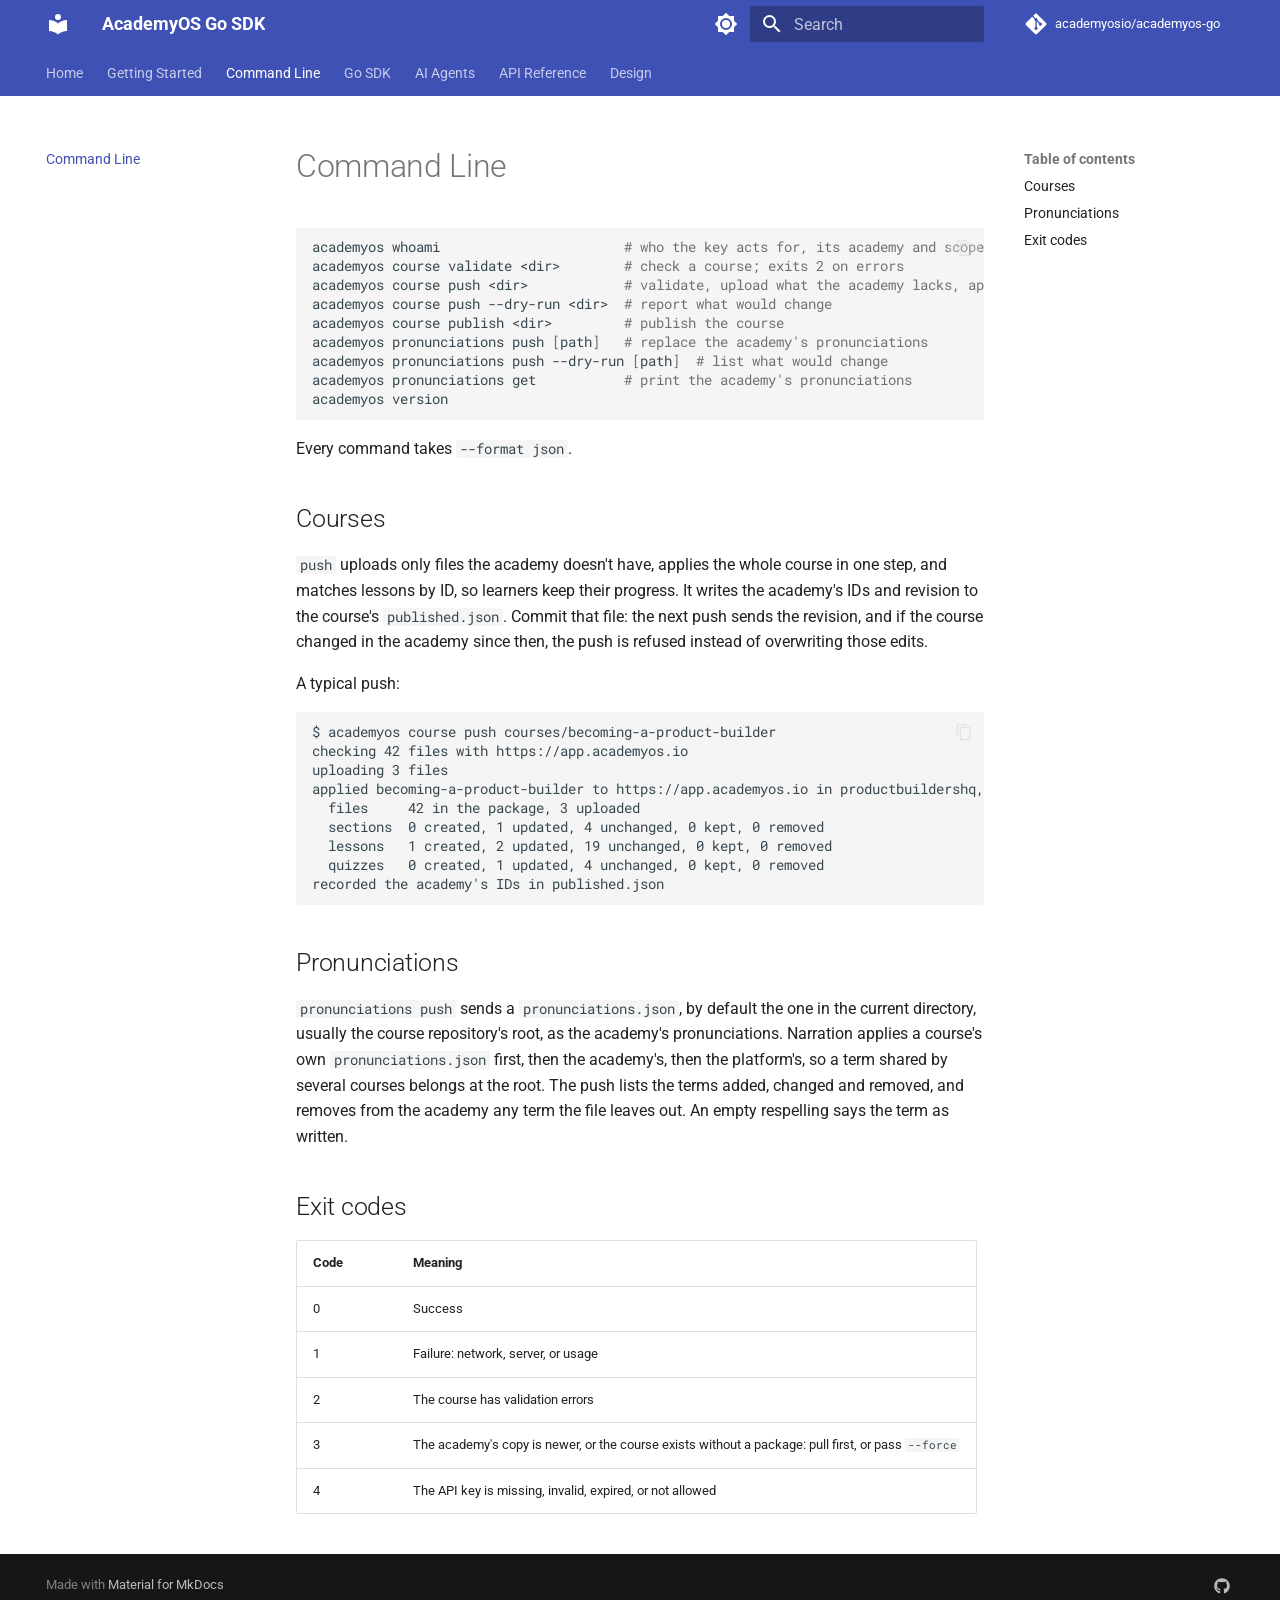
<file: cli/index.html>
<!doctype html>
<html lang="en" class="no-js">
  <head>
    
      <meta charset="utf-8">
      <meta name="viewport" content="width=device-width,initial-scale=1">
      
        <meta name="description" content="The Go SDK and command line for AcademyOS, and the AcademyOS API reference">
      
      
      
        <link rel="canonical" href="https://academyosio.github.io/academyos-go/cli/">
      
      
        <link rel="prev" href="../getting-started/">
      
      
        <link rel="next" href="../sdk/">
      
      
        
      
      
      <link rel="icon" href="../assets/images/favicon.png">
      <meta name="generator" content="mkdocs-1.6.1, mkdocs-material-9.7.6">
    
    
      
        <title>Command Line - AcademyOS Go SDK</title>
      
    
    
      <link rel="stylesheet" href="../assets/stylesheets/main.484c7ddc.min.css">
      
        
        <link rel="stylesheet" href="../assets/stylesheets/palette.ab4e12ef.min.css">
      
      


    
    
      
    
    
      
        
        
        <link rel="preconnect" href="https://fonts.gstatic.com" crossorigin>
        <link rel="stylesheet" href="https://fonts.googleapis.com/css?family=Roboto:300,300i,400,400i,700,700i%7CRoboto+Mono:400,400i,700,700i&display=fallback">
        <style>:root{--md-text-font:"Roboto";--md-code-font:"Roboto Mono"}</style>
      
    
    
    <script>__md_scope=new URL("..",location),__md_hash=e=>[...e].reduce(((e,_)=>(e<<5)-e+_.charCodeAt(0)),0),__md_get=(e,_=localStorage,t=__md_scope)=>JSON.parse(_.getItem(t.pathname+"."+e)),__md_set=(e,_,t=localStorage,a=__md_scope)=>{try{t.setItem(a.pathname+"."+e,JSON.stringify(_))}catch(e){}}</script>
    
      

    
    
  </head>
  
  
    
    
      
    
    
    
    
    <body dir="ltr" data-md-color-scheme="default" data-md-color-primary="indigo" data-md-color-accent="indigo">
  
    
    <input class="md-toggle" data-md-toggle="drawer" type="checkbox" id="__drawer" autocomplete="off">
    <input class="md-toggle" data-md-toggle="search" type="checkbox" id="__search" autocomplete="off">
    <label class="md-overlay" for="__drawer"></label>
    <div data-md-component="skip">
      
        
        <a href="#command-line" class="md-skip">
          Skip to content
        </a>
      
    </div>
    <div data-md-component="announce">
      
    </div>
    
    
      

<header class="md-header" data-md-component="header">
  <nav class="md-header__inner md-grid" aria-label="Header">
    <a href=".." title="AcademyOS Go SDK" class="md-header__button md-logo" aria-label="AcademyOS Go SDK" data-md-component="logo">
      
  
  <svg xmlns="http://www.w3.org/2000/svg" viewBox="0 0 24 24"><path d="M12 8a3 3 0 0 0 3-3 3 3 0 0 0-3-3 3 3 0 0 0-3 3 3 3 0 0 0 3 3m0 3.54C9.64 9.35 6.5 8 3 8v11c3.5 0 6.64 1.35 9 3.54 2.36-2.19 5.5-3.54 9-3.54V8c-3.5 0-6.64 1.35-9 3.54"/></svg>

    </a>
    <label class="md-header__button md-icon" for="__drawer">
      
      <svg xmlns="http://www.w3.org/2000/svg" viewBox="0 0 24 24"><path d="M3 6h18v2H3zm0 5h18v2H3zm0 5h18v2H3z"/></svg>
    </label>
    <div class="md-header__title" data-md-component="header-title">
      <div class="md-header__ellipsis">
        <div class="md-header__topic">
          <span class="md-ellipsis">
            AcademyOS Go SDK
          </span>
        </div>
        <div class="md-header__topic" data-md-component="header-topic">
          <span class="md-ellipsis">
            
              Command Line
            
          </span>
        </div>
      </div>
    </div>
    
      
        <form class="md-header__option" data-md-component="palette">
  
    
    
    
    <input class="md-option" data-md-color-media="(prefers-color-scheme: light)" data-md-color-scheme="default" data-md-color-primary="indigo" data-md-color-accent="indigo"  aria-label="Switch to dark mode"  type="radio" name="__palette" id="__palette_0">
    
      <label class="md-header__button md-icon" title="Switch to dark mode" for="__palette_1" hidden>
        <svg xmlns="http://www.w3.org/2000/svg" viewBox="0 0 24 24"><path d="M12 8a4 4 0 0 0-4 4 4 4 0 0 0 4 4 4 4 0 0 0 4-4 4 4 0 0 0-4-4m0 10a6 6 0 0 1-6-6 6 6 0 0 1 6-6 6 6 0 0 1 6 6 6 6 0 0 1-6 6m8-9.31V4h-4.69L12 .69 8.69 4H4v4.69L.69 12 4 15.31V20h4.69L12 23.31 15.31 20H20v-4.69L23.31 12z"/></svg>
      </label>
    
  
    
    
    
    <input class="md-option" data-md-color-media="(prefers-color-scheme: dark)" data-md-color-scheme="slate" data-md-color-primary="indigo" data-md-color-accent="indigo"  aria-label="Switch to light mode"  type="radio" name="__palette" id="__palette_1">
    
      <label class="md-header__button md-icon" title="Switch to light mode" for="__palette_0" hidden>
        <svg xmlns="http://www.w3.org/2000/svg" viewBox="0 0 24 24"><path d="M12 18c-.89 0-1.74-.2-2.5-.55C11.56 16.5 13 14.42 13 12s-1.44-4.5-3.5-5.45C10.26 6.2 11.11 6 12 6a6 6 0 0 1 6 6 6 6 0 0 1-6 6m8-9.31V4h-4.69L12 .69 8.69 4H4v4.69L.69 12 4 15.31V20h4.69L12 23.31 15.31 20H20v-4.69L23.31 12z"/></svg>
      </label>
    
  
</form>
      
    
    
      <script>var palette=__md_get("__palette");if(palette&&palette.color){if("(prefers-color-scheme)"===palette.color.media){var media=matchMedia("(prefers-color-scheme: light)"),input=document.querySelector(media.matches?"[data-md-color-media='(prefers-color-scheme: light)']":"[data-md-color-media='(prefers-color-scheme: dark)']");palette.color.media=input.getAttribute("data-md-color-media"),palette.color.scheme=input.getAttribute("data-md-color-scheme"),palette.color.primary=input.getAttribute("data-md-color-primary"),palette.color.accent=input.getAttribute("data-md-color-accent")}for(var[key,value]of Object.entries(palette.color))document.body.setAttribute("data-md-color-"+key,value)}</script>
    
    
    
      
      
        <label class="md-header__button md-icon" for="__search">
          
          <svg xmlns="http://www.w3.org/2000/svg" viewBox="0 0 24 24"><path d="M9.5 3A6.5 6.5 0 0 1 16 9.5c0 1.61-.59 3.09-1.56 4.23l.27.27h.79l5 5-1.5 1.5-5-5v-.79l-.27-.27A6.52 6.52 0 0 1 9.5 16 6.5 6.5 0 0 1 3 9.5 6.5 6.5 0 0 1 9.5 3m0 2C7 5 5 7 5 9.5S7 14 9.5 14 14 12 14 9.5 12 5 9.5 5"/></svg>
        </label>
        <div class="md-search" data-md-component="search" role="dialog">
  <label class="md-search__overlay" for="__search"></label>
  <div class="md-search__inner" role="search">
    <form class="md-search__form" name="search">
      <input type="text" class="md-search__input" name="query" aria-label="Search" placeholder="Search" autocapitalize="off" autocorrect="off" autocomplete="off" spellcheck="false" data-md-component="search-query" required>
      <label class="md-search__icon md-icon" for="__search">
        
        <svg xmlns="http://www.w3.org/2000/svg" viewBox="0 0 24 24"><path d="M9.5 3A6.5 6.5 0 0 1 16 9.5c0 1.61-.59 3.09-1.56 4.23l.27.27h.79l5 5-1.5 1.5-5-5v-.79l-.27-.27A6.52 6.52 0 0 1 9.5 16 6.5 6.5 0 0 1 3 9.5 6.5 6.5 0 0 1 9.5 3m0 2C7 5 5 7 5 9.5S7 14 9.5 14 14 12 14 9.5 12 5 9.5 5"/></svg>
        
        <svg xmlns="http://www.w3.org/2000/svg" viewBox="0 0 24 24"><path d="M20 11v2H8l5.5 5.5-1.42 1.42L4.16 12l7.92-7.92L13.5 5.5 8 11z"/></svg>
      </label>
      <nav class="md-search__options" aria-label="Search">
        
        <button type="reset" class="md-search__icon md-icon" title="Clear" aria-label="Clear" tabindex="-1">
          
          <svg xmlns="http://www.w3.org/2000/svg" viewBox="0 0 24 24"><path d="M19 6.41 17.59 5 12 10.59 6.41 5 5 6.41 10.59 12 5 17.59 6.41 19 12 13.41 17.59 19 19 17.59 13.41 12z"/></svg>
        </button>
      </nav>
      
    </form>
    <div class="md-search__output">
      <div class="md-search__scrollwrap" tabindex="0" data-md-scrollfix>
        <div class="md-search-result" data-md-component="search-result">
          <div class="md-search-result__meta">
            Initializing search
          </div>
          <ol class="md-search-result__list" role="presentation"></ol>
        </div>
      </div>
    </div>
  </div>
</div>
      
    
    
      <div class="md-header__source">
        <a href="https://github.com/academyosio/academyos-go" title="Go to repository" class="md-source" data-md-component="source">
  <div class="md-source__icon md-icon">
    
    <svg xmlns="http://www.w3.org/2000/svg" viewBox="0 0 448 512"><!--! Font Awesome Free 7.1.0 by @fontawesome - https://fontawesome.com License - https://fontawesome.com/license/free (Icons: CC BY 4.0, Fonts: SIL OFL 1.1, Code: MIT License) Copyright 2025 Fonticons, Inc.--><path d="M439.6 236.1 244 40.5c-5.4-5.5-12.8-8.5-20.4-8.5s-15 3-20.4 8.4L162.5 81l51.5 51.5c27.1-9.1 52.7 16.8 43.4 43.7l49.7 49.7c34.2-11.8 61.2 31 35.5 56.7-26.5 26.5-70.2-2.9-56-37.3L240.3 199v121.9c25.3 12.5 22.3 41.8 9.1 55-6.4 6.4-15.2 10.1-24.3 10.1s-17.8-3.6-24.3-10.1c-17.6-17.6-11.1-46.9 11.2-56v-123c-20.8-8.5-24.6-30.7-18.6-45L142.6 101 8.5 235.1C3 240.6 0 247.9 0 255.5s3 15 8.5 20.4l195.6 195.7c5.4 5.4 12.7 8.4 20.4 8.4s15-3 20.4-8.4l194.7-194.7c5.4-5.4 8.4-12.8 8.4-20.4s-3-15-8.4-20.4"/></svg>
  </div>
  <div class="md-source__repository">
    academyosio/academyos-go
  </div>
</a>
      </div>
    
  </nav>
  
</header>
    
    <div class="md-container" data-md-component="container">
      
      
        
          
            
<nav class="md-tabs" aria-label="Tabs" data-md-component="tabs">
  <div class="md-grid">
    <ul class="md-tabs__list">
      
        
  
  
  
  
    <li class="md-tabs__item">
      <a href=".." class="md-tabs__link">
        
  
  
    
  
  Home

      </a>
    </li>
  

      
        
  
  
  
  
    <li class="md-tabs__item">
      <a href="../getting-started/" class="md-tabs__link">
        
  
  
    
  
  Getting Started

      </a>
    </li>
  

      
        
  
  
  
    
  
  
    <li class="md-tabs__item md-tabs__item--active">
      <a href="./" class="md-tabs__link">
        
  
  
    
  
  Command Line

      </a>
    </li>
  

      
        
  
  
  
  
    <li class="md-tabs__item">
      <a href="../sdk/" class="md-tabs__link">
        
  
  
    
  
  Go SDK

      </a>
    </li>
  

      
        
  
  
  
  
    <li class="md-tabs__item">
      <a href="../agents/" class="md-tabs__link">
        
  
  
    
  
  AI Agents

      </a>
    </li>
  

      
        
  
  
  
  
    
    
      <li class="md-tabs__item">
        <a href="../api/" class="md-tabs__link">
          
  
  
  API Reference

        </a>
      </li>
    
  

      
        
  
  
  
  
    
    
      <li class="md-tabs__item">
        <a href="../specs/initiatives/INIT-ACADEMYOSGO-001/PRD/" class="md-tabs__link">
          
  
  
  Design

        </a>
      </li>
    
  

      
    </ul>
  </div>
</nav>
          
        
      
      <main class="md-main" data-md-component="main">
        <div class="md-main__inner md-grid">
          
            
              
              <div class="md-sidebar md-sidebar--primary" data-md-component="sidebar" data-md-type="navigation" >
                <div class="md-sidebar__scrollwrap">
                  <div class="md-sidebar__inner">
                    


  


<nav class="md-nav md-nav--primary md-nav--lifted" aria-label="Navigation" data-md-level="0">
  <label class="md-nav__title" for="__drawer">
    <a href=".." title="AcademyOS Go SDK" class="md-nav__button md-logo" aria-label="AcademyOS Go SDK" data-md-component="logo">
      
  
  <svg xmlns="http://www.w3.org/2000/svg" viewBox="0 0 24 24"><path d="M12 8a3 3 0 0 0 3-3 3 3 0 0 0-3-3 3 3 0 0 0-3 3 3 3 0 0 0 3 3m0 3.54C9.64 9.35 6.5 8 3 8v11c3.5 0 6.64 1.35 9 3.54 2.36-2.19 5.5-3.54 9-3.54V8c-3.5 0-6.64 1.35-9 3.54"/></svg>

    </a>
    AcademyOS Go SDK
  </label>
  
    <div class="md-nav__source">
      <a href="https://github.com/academyosio/academyos-go" title="Go to repository" class="md-source" data-md-component="source">
  <div class="md-source__icon md-icon">
    
    <svg xmlns="http://www.w3.org/2000/svg" viewBox="0 0 448 512"><!--! Font Awesome Free 7.1.0 by @fontawesome - https://fontawesome.com License - https://fontawesome.com/license/free (Icons: CC BY 4.0, Fonts: SIL OFL 1.1, Code: MIT License) Copyright 2025 Fonticons, Inc.--><path d="M439.6 236.1 244 40.5c-5.4-5.5-12.8-8.5-20.4-8.5s-15 3-20.4 8.4L162.5 81l51.5 51.5c27.1-9.1 52.7 16.8 43.4 43.7l49.7 49.7c34.2-11.8 61.2 31 35.5 56.7-26.5 26.5-70.2-2.9-56-37.3L240.3 199v121.9c25.3 12.5 22.3 41.8 9.1 55-6.4 6.4-15.2 10.1-24.3 10.1s-17.8-3.6-24.3-10.1c-17.6-17.6-11.1-46.9 11.2-56v-123c-20.8-8.5-24.6-30.7-18.6-45L142.6 101 8.5 235.1C3 240.6 0 247.9 0 255.5s3 15 8.5 20.4l195.6 195.7c5.4 5.4 12.7 8.4 20.4 8.4s15-3 20.4-8.4l194.7-194.7c5.4-5.4 8.4-12.8 8.4-20.4s-3-15-8.4-20.4"/></svg>
  </div>
  <div class="md-source__repository">
    academyosio/academyos-go
  </div>
</a>
    </div>
  
  <ul class="md-nav__list" data-md-scrollfix>
    
      
      
  
  
  
  
    <li class="md-nav__item">
      <a href=".." class="md-nav__link">
        
  
  
  <span class="md-ellipsis">
    
  
    Home
  

    
  </span>
  
  

      </a>
    </li>
  

    
      
      
  
  
  
  
    <li class="md-nav__item">
      <a href="../getting-started/" class="md-nav__link">
        
  
  
  <span class="md-ellipsis">
    
  
    Getting Started
  

    
  </span>
  
  

      </a>
    </li>
  

    
      
      
  
  
    
  
  
  
    <li class="md-nav__item md-nav__item--active">
      
      <input class="md-nav__toggle md-toggle" type="checkbox" id="__toc">
      
      
        
      
      
        <label class="md-nav__link md-nav__link--active" for="__toc">
          
  
  
  <span class="md-ellipsis">
    
  
    Command Line
  

    
  </span>
  
  

          <span class="md-nav__icon md-icon"></span>
        </label>
      
      <a href="./" class="md-nav__link md-nav__link--active">
        
  
  
  <span class="md-ellipsis">
    
  
    Command Line
  

    
  </span>
  
  

      </a>
      
        

<nav class="md-nav md-nav--secondary" aria-label="Table of contents">
  
  
  
    
  
  
    <label class="md-nav__title" for="__toc">
      <span class="md-nav__icon md-icon"></span>
      Table of contents
    </label>
    <ul class="md-nav__list" data-md-component="toc" data-md-scrollfix>
      
        <li class="md-nav__item">
  <a href="#courses" class="md-nav__link">
    <span class="md-ellipsis">
      
        Courses
      
    </span>
  </a>
  
</li>
      
        <li class="md-nav__item">
  <a href="#pronunciations" class="md-nav__link">
    <span class="md-ellipsis">
      
        Pronunciations
      
    </span>
  </a>
  
</li>
      
        <li class="md-nav__item">
  <a href="#exit-codes" class="md-nav__link">
    <span class="md-ellipsis">
      
        Exit codes
      
    </span>
  </a>
  
</li>
      
    </ul>
  
</nav>
      
    </li>
  

    
      
      
  
  
  
  
    <li class="md-nav__item">
      <a href="../sdk/" class="md-nav__link">
        
  
  
  <span class="md-ellipsis">
    
  
    Go SDK
  

    
  </span>
  
  

      </a>
    </li>
  

    
      
      
  
  
  
  
    <li class="md-nav__item">
      <a href="../agents/" class="md-nav__link">
        
  
  
  <span class="md-ellipsis">
    
  
    AI Agents
  

    
  </span>
  
  

      </a>
    </li>
  

    
      
      
  
  
  
  
    
    
    
    
      
      
        
      
    
    
    <li class="md-nav__item md-nav__item--nested">
      
        
        
        <input class="md-nav__toggle md-toggle " type="checkbox" id="__nav_6" >
        
          
          <label class="md-nav__link" for="__nav_6" id="__nav_6_label" tabindex="0">
            
  
  
  <span class="md-ellipsis">
    
  
    API Reference
  

    
  </span>
  
  

            <span class="md-nav__icon md-icon"></span>
          </label>
        
        <nav class="md-nav" data-md-level="1" aria-labelledby="__nav_6_label" aria-expanded="false">
          <label class="md-nav__title" for="__nav_6">
            <span class="md-nav__icon md-icon"></span>
            
  
    API Reference
  

          </label>
          <ul class="md-nav__list" data-md-scrollfix>
            
              
                
  
  
  
  
    <li class="md-nav__item">
      <a href="../api/" class="md-nav__link">
        
  
  
  <span class="md-ellipsis">
    
  
    Overview
  

    
  </span>
  
  

      </a>
    </li>
  

              
            
              
                
  
  
  
  
    <li class="md-nav__item">
      <a href="../api-reference/" class="md-nav__link">
        
  
  
  <span class="md-ellipsis">
    
  
    Reference (Scalar)
  

    
  </span>
  
  

      </a>
    </li>
  

              
            
          </ul>
        </nav>
      
    </li>
  

    
      
      
  
  
  
  
    
    
    
    
      
      
        
      
    
    
    <li class="md-nav__item md-nav__item--nested">
      
        
        
        <input class="md-nav__toggle md-toggle " type="checkbox" id="__nav_7" >
        
          
          <label class="md-nav__link" for="__nav_7" id="__nav_7_label" tabindex="0">
            
  
  
  <span class="md-ellipsis">
    
  
    Design
  

    
  </span>
  
  

            <span class="md-nav__icon md-icon"></span>
          </label>
        
        <nav class="md-nav" data-md-level="1" aria-labelledby="__nav_7_label" aria-expanded="false">
          <label class="md-nav__title" for="__nav_7">
            <span class="md-nav__icon md-icon"></span>
            
  
    Design
  

          </label>
          <ul class="md-nav__list" data-md-scrollfix>
            
              
                
  
  
  
  
    <li class="md-nav__item">
      <a href="../specs/initiatives/INIT-ACADEMYOSGO-001/PRD/" class="md-nav__link">
        
  
  
  <span class="md-ellipsis">
    
  
    Product Requirements
  

    
  </span>
  
  

      </a>
    </li>
  

              
            
              
                
  
  
  
  
    <li class="md-nav__item">
      <a href="../specs/initiatives/INIT-ACADEMYOSGO-001/TRD/" class="md-nav__link">
        
  
  
  <span class="md-ellipsis">
    
  
    Technical Requirements
  

    
  </span>
  
  

      </a>
    </li>
  

              
            
              
                
  
  
  
  
    <li class="md-nav__item">
      <a href="../specs/initiatives/INIT-ACADEMYOSGO-001/PLAN/" class="md-nav__link">
        
  
  
  <span class="md-ellipsis">
    
  
    Plan
  

    
  </span>
  
  

      </a>
    </li>
  

              
            
              
                
  
  
  
  
    <li class="md-nav__item">
      <a href="../specs/initiatives/INIT-ACADEMYOSGO-001/ROADMAP/" class="md-nav__link">
        
  
  
  <span class="md-ellipsis">
    
  
    Roadmap
  

    
  </span>
  
  

      </a>
    </li>
  

              
            
          </ul>
        </nav>
      
    </li>
  

    
  </ul>
</nav>
                  </div>
                </div>
              </div>
            
            
              
              <div class="md-sidebar md-sidebar--secondary" data-md-component="sidebar" data-md-type="toc" >
                <div class="md-sidebar__scrollwrap">
                  <div class="md-sidebar__inner">
                    

<nav class="md-nav md-nav--secondary" aria-label="Table of contents">
  
  
  
    
  
  
    <label class="md-nav__title" for="__toc">
      <span class="md-nav__icon md-icon"></span>
      Table of contents
    </label>
    <ul class="md-nav__list" data-md-component="toc" data-md-scrollfix>
      
        <li class="md-nav__item">
  <a href="#courses" class="md-nav__link">
    <span class="md-ellipsis">
      
        Courses
      
    </span>
  </a>
  
</li>
      
        <li class="md-nav__item">
  <a href="#pronunciations" class="md-nav__link">
    <span class="md-ellipsis">
      
        Pronunciations
      
    </span>
  </a>
  
</li>
      
        <li class="md-nav__item">
  <a href="#exit-codes" class="md-nav__link">
    <span class="md-ellipsis">
      
        Exit codes
      
    </span>
  </a>
  
</li>
      
    </ul>
  
</nav>
                  </div>
                </div>
              </div>
            
          
          
            <div class="md-content" data-md-component="content">
              
              <article class="md-content__inner md-typeset">
                
                  


  
  


<h1 id="command-line">Command Line<a class="headerlink" href="#command-line" title="Permanent link">&para;</a></h1>
<div class="highlight"><pre><span></span><code><a id="__codelineno-0-1" name="__codelineno-0-1" href="#__codelineno-0-1"></a>academyos<span class="w"> </span>whoami<span class="w">                       </span><span class="c1"># who the key acts for, its academy and scopes</span>
<a id="__codelineno-0-2" name="__codelineno-0-2" href="#__codelineno-0-2"></a>academyos<span class="w"> </span>course<span class="w"> </span>validate<span class="w"> </span>&lt;dir&gt;<span class="w">        </span><span class="c1"># check a course; exits 2 on errors</span>
<a id="__codelineno-0-3" name="__codelineno-0-3" href="#__codelineno-0-3"></a>academyos<span class="w"> </span>course<span class="w"> </span>push<span class="w"> </span>&lt;dir&gt;<span class="w">            </span><span class="c1"># validate, upload what the academy lacks, apply</span>
<a id="__codelineno-0-4" name="__codelineno-0-4" href="#__codelineno-0-4"></a>academyos<span class="w"> </span>course<span class="w"> </span>push<span class="w"> </span>--dry-run<span class="w"> </span>&lt;dir&gt;<span class="w">  </span><span class="c1"># report what would change</span>
<a id="__codelineno-0-5" name="__codelineno-0-5" href="#__codelineno-0-5"></a>academyos<span class="w"> </span>course<span class="w"> </span>publish<span class="w"> </span>&lt;dir&gt;<span class="w">         </span><span class="c1"># publish the course</span>
<a id="__codelineno-0-6" name="__codelineno-0-6" href="#__codelineno-0-6"></a>academyos<span class="w"> </span>pronunciations<span class="w"> </span>push<span class="w"> </span><span class="o">[</span>path<span class="o">]</span><span class="w">   </span><span class="c1"># replace the academy&#39;s pronunciations</span>
<a id="__codelineno-0-7" name="__codelineno-0-7" href="#__codelineno-0-7"></a>academyos<span class="w"> </span>pronunciations<span class="w"> </span>push<span class="w"> </span>--dry-run<span class="w"> </span><span class="o">[</span>path<span class="o">]</span><span class="w">  </span><span class="c1"># list what would change</span>
<a id="__codelineno-0-8" name="__codelineno-0-8" href="#__codelineno-0-8"></a>academyos<span class="w"> </span>pronunciations<span class="w"> </span>get<span class="w">           </span><span class="c1"># print the academy&#39;s pronunciations</span>
<a id="__codelineno-0-9" name="__codelineno-0-9" href="#__codelineno-0-9"></a>academyos<span class="w"> </span>version
</code></pre></div>
<p>Every command takes <code>--format json</code>.</p>
<h2 id="courses">Courses<a class="headerlink" href="#courses" title="Permanent link">&para;</a></h2>
<p><code>push</code> uploads only files the academy doesn't have, applies the whole course
in one step, and matches lessons by ID, so learners keep their progress. It
writes the academy's IDs and revision to the course's <code>published.json</code>.
Commit that file: the next push sends the revision, and if the course
changed in the academy since then, the push is refused instead of
overwriting those edits.</p>
<p>A typical push:</p>
<div class="highlight"><pre><span></span><code><a id="__codelineno-1-1" name="__codelineno-1-1" href="#__codelineno-1-1"></a>$ academyos course push courses/becoming-a-product-builder
<a id="__codelineno-1-2" name="__codelineno-1-2" href="#__codelineno-1-2"></a>checking 42 files with https://app.academyos.io
<a id="__codelineno-1-3" name="__codelineno-1-3" href="#__codelineno-1-3"></a>uploading 3 files
<a id="__codelineno-1-4" name="__codelineno-1-4" href="#__codelineno-1-4"></a>applied becoming-a-product-builder to https://app.academyos.io in productbuildershq, revision 7
<a id="__codelineno-1-5" name="__codelineno-1-5" href="#__codelineno-1-5"></a>  files     42 in the package, 3 uploaded
<a id="__codelineno-1-6" name="__codelineno-1-6" href="#__codelineno-1-6"></a>  sections  0 created, 1 updated, 4 unchanged, 0 kept, 0 removed
<a id="__codelineno-1-7" name="__codelineno-1-7" href="#__codelineno-1-7"></a>  lessons   1 created, 2 updated, 19 unchanged, 0 kept, 0 removed
<a id="__codelineno-1-8" name="__codelineno-1-8" href="#__codelineno-1-8"></a>  quizzes   0 created, 1 updated, 4 unchanged, 0 kept, 0 removed
<a id="__codelineno-1-9" name="__codelineno-1-9" href="#__codelineno-1-9"></a>recorded the academy&#39;s IDs in published.json
</code></pre></div>
<h2 id="pronunciations">Pronunciations<a class="headerlink" href="#pronunciations" title="Permanent link">&para;</a></h2>
<p><code>pronunciations push</code> sends a <code>pronunciations.json</code>, by default the one in
the current directory, usually the course repository's root, as the
academy's pronunciations. Narration applies a course's own
<code>pronunciations.json</code> first, then the academy's, then the platform's, so a
term shared by several courses belongs at the root. The push lists the
terms added, changed and removed, and removes from the academy any term the
file leaves out. An empty respelling says the term as written.</p>
<h2 id="exit-codes">Exit codes<a class="headerlink" href="#exit-codes" title="Permanent link">&para;</a></h2>
<table>
<thead>
<tr>
<th>Code</th>
<th>Meaning</th>
</tr>
</thead>
<tbody>
<tr>
<td>0</td>
<td>Success</td>
</tr>
<tr>
<td>1</td>
<td>Failure: network, server, or usage</td>
</tr>
<tr>
<td>2</td>
<td>The course has validation errors</td>
</tr>
<tr>
<td>3</td>
<td>The academy's copy is newer, or the course exists without a package: pull first, or pass <code>--force</code></td>
</tr>
<tr>
<td>4</td>
<td>The API key is missing, invalid, expired, or not allowed</td>
</tr>
</tbody>
</table>












                
              </article>
            </div>
          
          
<script>var target=document.getElementById(location.hash.slice(1));target&&target.name&&(target.checked=target.name.startsWith("__tabbed_"))</script>
        </div>
        
          <button type="button" class="md-top md-icon" data-md-component="top" hidden>
  
  <svg xmlns="http://www.w3.org/2000/svg" viewBox="0 0 24 24"><path d="M13 20h-2V8l-5.5 5.5-1.42-1.42L12 4.16l7.92 7.92-1.42 1.42L13 8z"/></svg>
  Back to top
</button>
        
      </main>
      
        <footer class="md-footer">
  
  <div class="md-footer-meta md-typeset">
    <div class="md-footer-meta__inner md-grid">
      <div class="md-copyright">
  
  
    Made with
    <a href="https://squidfunk.github.io/mkdocs-material/" target="_blank" rel="noopener">
      Material for MkDocs
    </a>
  
</div>
      
        
<div class="md-social">
  
    
    
    
    
      
      
    
    <a href="https://github.com/academyosio/academyos-go" target="_blank" rel="noopener" title="github.com" class="md-social__link">
      <svg xmlns="http://www.w3.org/2000/svg" viewBox="0 0 512 512"><!--! Font Awesome Free 7.1.0 by @fontawesome - https://fontawesome.com License - https://fontawesome.com/license/free (Icons: CC BY 4.0, Fonts: SIL OFL 1.1, Code: MIT License) Copyright 2025 Fonticons, Inc.--><path d="M173.9 397.4c0 2-2.3 3.6-5.2 3.6-3.3.3-5.6-1.3-5.6-3.6 0-2 2.3-3.6 5.2-3.6 3-.3 5.6 1.3 5.6 3.6m-31.1-4.5c-.7 2 1.3 4.3 4.3 4.9 2.6 1 5.6 0 6.2-2s-1.3-4.3-4.3-5.2c-2.6-.7-5.5.3-6.2 2.3m44.2-1.7c-2.9.7-4.9 2.6-4.6 4.9.3 2 2.9 3.3 5.9 2.6 2.9-.7 4.9-2.6 4.6-4.6-.3-1.9-3-3.2-5.9-2.9M252.8 8C114.1 8 8 113.3 8 252c0 110.9 69.8 205.8 169.5 239.2 12.8 2.3 17.3-5.6 17.3-12.1 0-6.2-.3-40.4-.3-61.4 0 0-70 15-84.7-29.8 0 0-11.4-29.1-27.8-36.6 0 0-22.9-15.7 1.6-15.4 0 0 24.9 2 38.6 25.8 21.9 38.6 58.6 27.5 72.9 20.9 2.3-16 8.8-27.1 16-33.7-55.9-6.2-112.3-14.3-112.3-110.5 0-27.5 7.6-41.3 23.6-58.9-2.6-6.5-11.1-33.3 2.6-67.9 20.9-6.5 69 27 69 27 20-5.6 41.5-8.5 62.8-8.5s42.8 2.9 62.8 8.5c0 0 48.1-33.6 69-27 13.7 34.7 5.2 61.4 2.6 67.9 16 17.7 25.8 31.5 25.8 58.9 0 96.5-58.9 104.2-114.8 110.5 9.2 7.9 17 22.9 17 46.4 0 33.7-.3 75.4-.3 83.6 0 6.5 4.6 14.4 17.3 12.1C436.2 457.8 504 362.9 504 252 504 113.3 391.5 8 252.8 8M105.2 352.9c-1.3 1-1 3.3.7 5.2 1.6 1.6 3.9 2.3 5.2 1 1.3-1 1-3.3-.7-5.2-1.6-1.6-3.9-2.3-5.2-1m-10.8-8.1c-.7 1.3.3 2.9 2.3 3.9 1.6 1 3.6.7 4.3-.7.7-1.3-.3-2.9-2.3-3.9-2-.6-3.6-.3-4.3.7m32.4 35.6c-1.6 1.3-1 4.3 1.3 6.2 2.3 2.3 5.2 2.6 6.5 1 1.3-1.3.7-4.3-1.3-6.2-2.2-2.3-5.2-2.6-6.5-1m-11.4-14.7c-1.6 1-1.6 3.6 0 5.9s4.3 3.3 5.6 2.3c1.6-1.3 1.6-3.9 0-6.2-1.4-2.3-4-3.3-5.6-2"/></svg>
    </a>
  
</div>
      
    </div>
  </div>
</footer>
      
    </div>
    <div class="md-dialog" data-md-component="dialog">
      <div class="md-dialog__inner md-typeset"></div>
    </div>
    
    
    
      
      
      <script id="__config" type="application/json">{"annotate": null, "base": "..", "features": ["navigation.tabs", "navigation.sections", "navigation.top", "search.highlight", "content.code.copy"], "search": "../assets/javascripts/workers/search.2c215733.min.js", "tags": null, "translations": {"clipboard.copied": "Copied to clipboard", "clipboard.copy": "Copy to clipboard", "search.result.more.one": "1 more on this page", "search.result.more.other": "# more on this page", "search.result.none": "No matching documents", "search.result.one": "1 matching document", "search.result.other": "# matching documents", "search.result.placeholder": "Type to start searching", "search.result.term.missing": "Missing", "select.version": "Select version"}, "version": null}</script>
    
    
      <script src="../assets/javascripts/bundle.79ae519e.min.js"></script>
      
    
  </body>
</html>
</file>
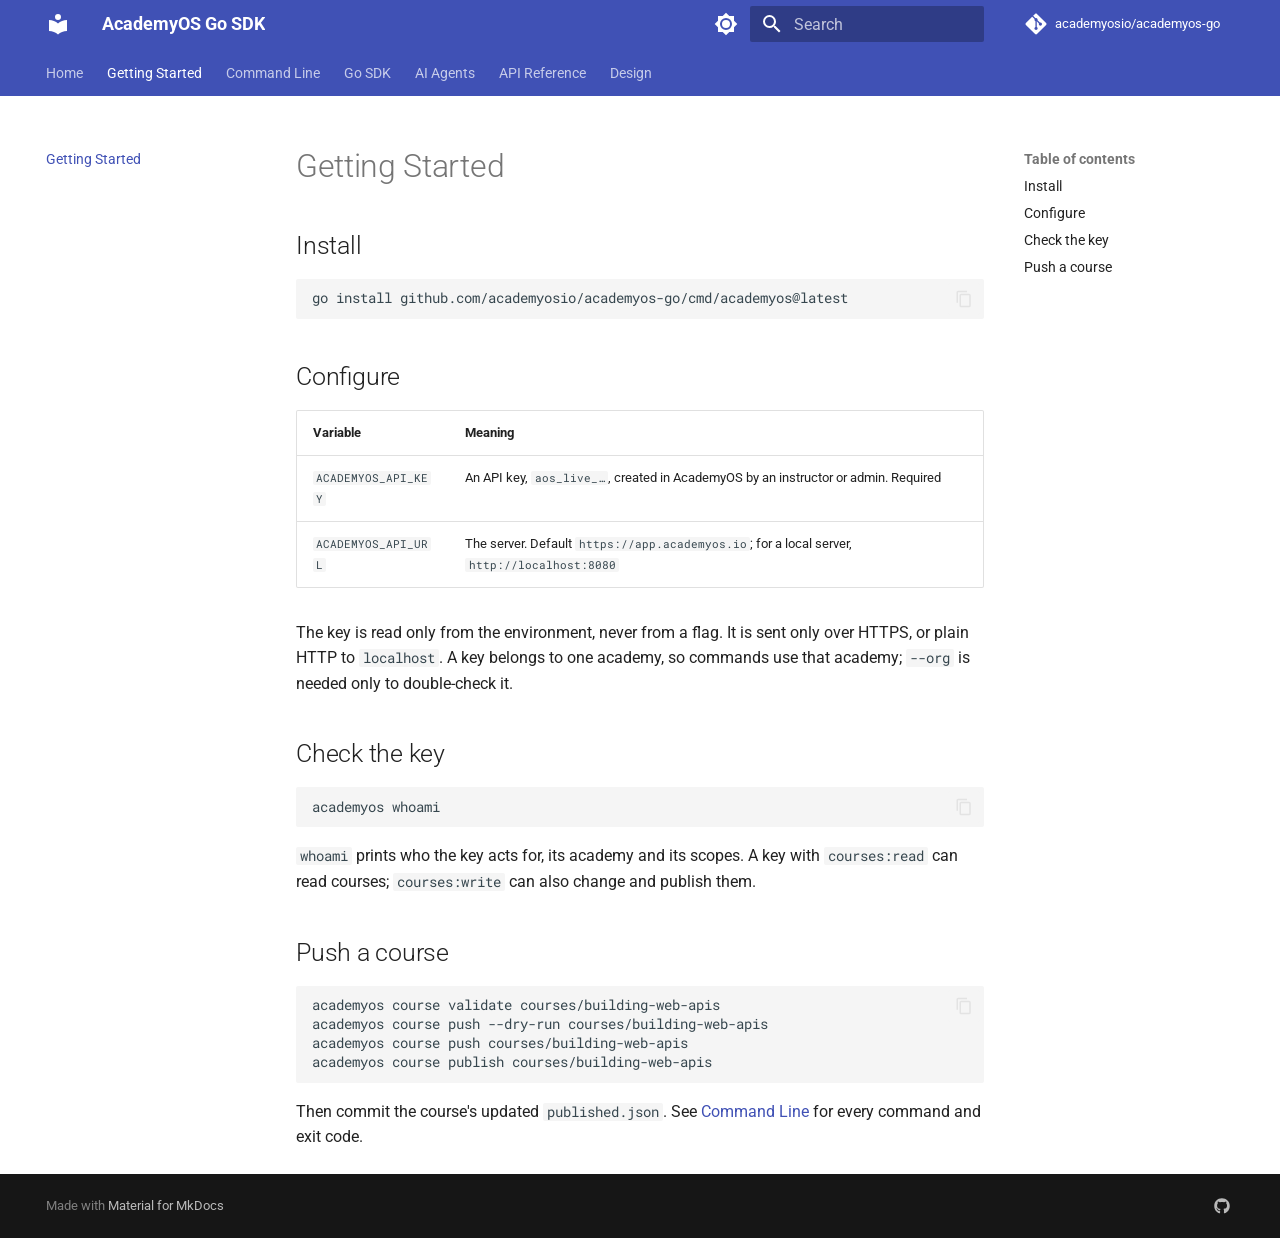
<file: getting-started/index.html>
<!doctype html>
<html lang="en" class="no-js">
  <head>
    
      <meta charset="utf-8">
      <meta name="viewport" content="width=device-width,initial-scale=1">
      
        <meta name="description" content="The Go SDK and command line for AcademyOS, and the AcademyOS API reference">
      
      
      
        <link rel="canonical" href="https://academyosio.github.io/academyos-go/getting-started/">
      
      
        <link rel="prev" href="..">
      
      
        <link rel="next" href="../cli/">
      
      
        
      
      
      <link rel="icon" href="../assets/images/favicon.png">
      <meta name="generator" content="mkdocs-1.6.1, mkdocs-material-9.7.6">
    
    
      
        <title>Getting Started - AcademyOS Go SDK</title>
      
    
    
      <link rel="stylesheet" href="../assets/stylesheets/main.484c7ddc.min.css">
      
        
        <link rel="stylesheet" href="../assets/stylesheets/palette.ab4e12ef.min.css">
      
      


    
    
      
    
    
      
        
        
        <link rel="preconnect" href="https://fonts.gstatic.com" crossorigin>
        <link rel="stylesheet" href="https://fonts.googleapis.com/css?family=Roboto:300,300i,400,400i,700,700i%7CRoboto+Mono:400,400i,700,700i&display=fallback">
        <style>:root{--md-text-font:"Roboto";--md-code-font:"Roboto Mono"}</style>
      
    
    
    <script>__md_scope=new URL("..",location),__md_hash=e=>[...e].reduce(((e,_)=>(e<<5)-e+_.charCodeAt(0)),0),__md_get=(e,_=localStorage,t=__md_scope)=>JSON.parse(_.getItem(t.pathname+"."+e)),__md_set=(e,_,t=localStorage,a=__md_scope)=>{try{t.setItem(a.pathname+"."+e,JSON.stringify(_))}catch(e){}}</script>
    
      

    
    
  </head>
  
  
    
    
      
    
    
    
    
    <body dir="ltr" data-md-color-scheme="default" data-md-color-primary="indigo" data-md-color-accent="indigo">
  
    
    <input class="md-toggle" data-md-toggle="drawer" type="checkbox" id="__drawer" autocomplete="off">
    <input class="md-toggle" data-md-toggle="search" type="checkbox" id="__search" autocomplete="off">
    <label class="md-overlay" for="__drawer"></label>
    <div data-md-component="skip">
      
        
        <a href="#getting-started" class="md-skip">
          Skip to content
        </a>
      
    </div>
    <div data-md-component="announce">
      
    </div>
    
    
      

<header class="md-header" data-md-component="header">
  <nav class="md-header__inner md-grid" aria-label="Header">
    <a href=".." title="AcademyOS Go SDK" class="md-header__button md-logo" aria-label="AcademyOS Go SDK" data-md-component="logo">
      
  
  <svg xmlns="http://www.w3.org/2000/svg" viewBox="0 0 24 24"><path d="M12 8a3 3 0 0 0 3-3 3 3 0 0 0-3-3 3 3 0 0 0-3 3 3 3 0 0 0 3 3m0 3.54C9.64 9.35 6.5 8 3 8v11c3.5 0 6.64 1.35 9 3.54 2.36-2.19 5.5-3.54 9-3.54V8c-3.5 0-6.64 1.35-9 3.54"/></svg>

    </a>
    <label class="md-header__button md-icon" for="__drawer">
      
      <svg xmlns="http://www.w3.org/2000/svg" viewBox="0 0 24 24"><path d="M3 6h18v2H3zm0 5h18v2H3zm0 5h18v2H3z"/></svg>
    </label>
    <div class="md-header__title" data-md-component="header-title">
      <div class="md-header__ellipsis">
        <div class="md-header__topic">
          <span class="md-ellipsis">
            AcademyOS Go SDK
          </span>
        </div>
        <div class="md-header__topic" data-md-component="header-topic">
          <span class="md-ellipsis">
            
              Getting Started
            
          </span>
        </div>
      </div>
    </div>
    
      
        <form class="md-header__option" data-md-component="palette">
  
    
    
    
    <input class="md-option" data-md-color-media="(prefers-color-scheme: light)" data-md-color-scheme="default" data-md-color-primary="indigo" data-md-color-accent="indigo"  aria-label="Switch to dark mode"  type="radio" name="__palette" id="__palette_0">
    
      <label class="md-header__button md-icon" title="Switch to dark mode" for="__palette_1" hidden>
        <svg xmlns="http://www.w3.org/2000/svg" viewBox="0 0 24 24"><path d="M12 8a4 4 0 0 0-4 4 4 4 0 0 0 4 4 4 4 0 0 0 4-4 4 4 0 0 0-4-4m0 10a6 6 0 0 1-6-6 6 6 0 0 1 6-6 6 6 0 0 1 6 6 6 6 0 0 1-6 6m8-9.31V4h-4.69L12 .69 8.69 4H4v4.69L.69 12 4 15.31V20h4.69L12 23.31 15.31 20H20v-4.69L23.31 12z"/></svg>
      </label>
    
  
    
    
    
    <input class="md-option" data-md-color-media="(prefers-color-scheme: dark)" data-md-color-scheme="slate" data-md-color-primary="indigo" data-md-color-accent="indigo"  aria-label="Switch to light mode"  type="radio" name="__palette" id="__palette_1">
    
      <label class="md-header__button md-icon" title="Switch to light mode" for="__palette_0" hidden>
        <svg xmlns="http://www.w3.org/2000/svg" viewBox="0 0 24 24"><path d="M12 18c-.89 0-1.74-.2-2.5-.55C11.56 16.5 13 14.42 13 12s-1.44-4.5-3.5-5.45C10.26 6.2 11.11 6 12 6a6 6 0 0 1 6 6 6 6 0 0 1-6 6m8-9.31V4h-4.69L12 .69 8.69 4H4v4.69L.69 12 4 15.31V20h4.69L12 23.31 15.31 20H20v-4.69L23.31 12z"/></svg>
      </label>
    
  
</form>
      
    
    
      <script>var palette=__md_get("__palette");if(palette&&palette.color){if("(prefers-color-scheme)"===palette.color.media){var media=matchMedia("(prefers-color-scheme: light)"),input=document.querySelector(media.matches?"[data-md-color-media='(prefers-color-scheme: light)']":"[data-md-color-media='(prefers-color-scheme: dark)']");palette.color.media=input.getAttribute("data-md-color-media"),palette.color.scheme=input.getAttribute("data-md-color-scheme"),palette.color.primary=input.getAttribute("data-md-color-primary"),palette.color.accent=input.getAttribute("data-md-color-accent")}for(var[key,value]of Object.entries(palette.color))document.body.setAttribute("data-md-color-"+key,value)}</script>
    
    
    
      
      
        <label class="md-header__button md-icon" for="__search">
          
          <svg xmlns="http://www.w3.org/2000/svg" viewBox="0 0 24 24"><path d="M9.5 3A6.5 6.5 0 0 1 16 9.5c0 1.61-.59 3.09-1.56 4.23l.27.27h.79l5 5-1.5 1.5-5-5v-.79l-.27-.27A6.52 6.52 0 0 1 9.5 16 6.5 6.5 0 0 1 3 9.5 6.5 6.5 0 0 1 9.5 3m0 2C7 5 5 7 5 9.5S7 14 9.5 14 14 12 14 9.5 12 5 9.5 5"/></svg>
        </label>
        <div class="md-search" data-md-component="search" role="dialog">
  <label class="md-search__overlay" for="__search"></label>
  <div class="md-search__inner" role="search">
    <form class="md-search__form" name="search">
      <input type="text" class="md-search__input" name="query" aria-label="Search" placeholder="Search" autocapitalize="off" autocorrect="off" autocomplete="off" spellcheck="false" data-md-component="search-query" required>
      <label class="md-search__icon md-icon" for="__search">
        
        <svg xmlns="http://www.w3.org/2000/svg" viewBox="0 0 24 24"><path d="M9.5 3A6.5 6.5 0 0 1 16 9.5c0 1.61-.59 3.09-1.56 4.23l.27.27h.79l5 5-1.5 1.5-5-5v-.79l-.27-.27A6.52 6.52 0 0 1 9.5 16 6.5 6.5 0 0 1 3 9.5 6.5 6.5 0 0 1 9.5 3m0 2C7 5 5 7 5 9.5S7 14 9.5 14 14 12 14 9.5 12 5 9.5 5"/></svg>
        
        <svg xmlns="http://www.w3.org/2000/svg" viewBox="0 0 24 24"><path d="M20 11v2H8l5.5 5.5-1.42 1.42L4.16 12l7.92-7.92L13.5 5.5 8 11z"/></svg>
      </label>
      <nav class="md-search__options" aria-label="Search">
        
        <button type="reset" class="md-search__icon md-icon" title="Clear" aria-label="Clear" tabindex="-1">
          
          <svg xmlns="http://www.w3.org/2000/svg" viewBox="0 0 24 24"><path d="M19 6.41 17.59 5 12 10.59 6.41 5 5 6.41 10.59 12 5 17.59 6.41 19 12 13.41 17.59 19 19 17.59 13.41 12z"/></svg>
        </button>
      </nav>
      
    </form>
    <div class="md-search__output">
      <div class="md-search__scrollwrap" tabindex="0" data-md-scrollfix>
        <div class="md-search-result" data-md-component="search-result">
          <div class="md-search-result__meta">
            Initializing search
          </div>
          <ol class="md-search-result__list" role="presentation"></ol>
        </div>
      </div>
    </div>
  </div>
</div>
      
    
    
      <div class="md-header__source">
        <a href="https://github.com/academyosio/academyos-go" title="Go to repository" class="md-source" data-md-component="source">
  <div class="md-source__icon md-icon">
    
    <svg xmlns="http://www.w3.org/2000/svg" viewBox="0 0 448 512"><!--! Font Awesome Free 7.1.0 by @fontawesome - https://fontawesome.com License - https://fontawesome.com/license/free (Icons: CC BY 4.0, Fonts: SIL OFL 1.1, Code: MIT License) Copyright 2025 Fonticons, Inc.--><path d="M439.6 236.1 244 40.5c-5.4-5.5-12.8-8.5-20.4-8.5s-15 3-20.4 8.4L162.5 81l51.5 51.5c27.1-9.1 52.7 16.8 43.4 43.7l49.7 49.7c34.2-11.8 61.2 31 35.5 56.7-26.5 26.5-70.2-2.9-56-37.3L240.3 199v121.9c25.3 12.5 22.3 41.8 9.1 55-6.4 6.4-15.2 10.1-24.3 10.1s-17.8-3.6-24.3-10.1c-17.6-17.6-11.1-46.9 11.2-56v-123c-20.8-8.5-24.6-30.7-18.6-45L142.6 101 8.5 235.1C3 240.6 0 247.9 0 255.5s3 15 8.5 20.4l195.6 195.7c5.4 5.4 12.7 8.4 20.4 8.4s15-3 20.4-8.4l194.7-194.7c5.4-5.4 8.4-12.8 8.4-20.4s-3-15-8.4-20.4"/></svg>
  </div>
  <div class="md-source__repository">
    academyosio/academyos-go
  </div>
</a>
      </div>
    
  </nav>
  
</header>
    
    <div class="md-container" data-md-component="container">
      
      
        
          
            
<nav class="md-tabs" aria-label="Tabs" data-md-component="tabs">
  <div class="md-grid">
    <ul class="md-tabs__list">
      
        
  
  
  
  
    <li class="md-tabs__item">
      <a href=".." class="md-tabs__link">
        
  
  
    
  
  Home

      </a>
    </li>
  

      
        
  
  
  
    
  
  
    <li class="md-tabs__item md-tabs__item--active">
      <a href="./" class="md-tabs__link">
        
  
  
    
  
  Getting Started

      </a>
    </li>
  

      
        
  
  
  
  
    <li class="md-tabs__item">
      <a href="../cli/" class="md-tabs__link">
        
  
  
    
  
  Command Line

      </a>
    </li>
  

      
        
  
  
  
  
    <li class="md-tabs__item">
      <a href="../sdk/" class="md-tabs__link">
        
  
  
    
  
  Go SDK

      </a>
    </li>
  

      
        
  
  
  
  
    <li class="md-tabs__item">
      <a href="../agents/" class="md-tabs__link">
        
  
  
    
  
  AI Agents

      </a>
    </li>
  

      
        
  
  
  
  
    
    
      <li class="md-tabs__item">
        <a href="../api/" class="md-tabs__link">
          
  
  
  API Reference

        </a>
      </li>
    
  

      
        
  
  
  
  
    
    
      <li class="md-tabs__item">
        <a href="../specs/initiatives/INIT-ACADEMYOSGO-001/PRD/" class="md-tabs__link">
          
  
  
  Design

        </a>
      </li>
    
  

      
    </ul>
  </div>
</nav>
          
        
      
      <main class="md-main" data-md-component="main">
        <div class="md-main__inner md-grid">
          
            
              
              <div class="md-sidebar md-sidebar--primary" data-md-component="sidebar" data-md-type="navigation" >
                <div class="md-sidebar__scrollwrap">
                  <div class="md-sidebar__inner">
                    


  


<nav class="md-nav md-nav--primary md-nav--lifted" aria-label="Navigation" data-md-level="0">
  <label class="md-nav__title" for="__drawer">
    <a href=".." title="AcademyOS Go SDK" class="md-nav__button md-logo" aria-label="AcademyOS Go SDK" data-md-component="logo">
      
  
  <svg xmlns="http://www.w3.org/2000/svg" viewBox="0 0 24 24"><path d="M12 8a3 3 0 0 0 3-3 3 3 0 0 0-3-3 3 3 0 0 0-3 3 3 3 0 0 0 3 3m0 3.54C9.64 9.35 6.5 8 3 8v11c3.5 0 6.64 1.35 9 3.54 2.36-2.19 5.5-3.54 9-3.54V8c-3.5 0-6.64 1.35-9 3.54"/></svg>

    </a>
    AcademyOS Go SDK
  </label>
  
    <div class="md-nav__source">
      <a href="https://github.com/academyosio/academyos-go" title="Go to repository" class="md-source" data-md-component="source">
  <div class="md-source__icon md-icon">
    
    <svg xmlns="http://www.w3.org/2000/svg" viewBox="0 0 448 512"><!--! Font Awesome Free 7.1.0 by @fontawesome - https://fontawesome.com License - https://fontawesome.com/license/free (Icons: CC BY 4.0, Fonts: SIL OFL 1.1, Code: MIT License) Copyright 2025 Fonticons, Inc.--><path d="M439.6 236.1 244 40.5c-5.4-5.5-12.8-8.5-20.4-8.5s-15 3-20.4 8.4L162.5 81l51.5 51.5c27.1-9.1 52.7 16.8 43.4 43.7l49.7 49.7c34.2-11.8 61.2 31 35.5 56.7-26.5 26.5-70.2-2.9-56-37.3L240.3 199v121.9c25.3 12.5 22.3 41.8 9.1 55-6.4 6.4-15.2 10.1-24.3 10.1s-17.8-3.6-24.3-10.1c-17.6-17.6-11.1-46.9 11.2-56v-123c-20.8-8.5-24.6-30.7-18.6-45L142.6 101 8.5 235.1C3 240.6 0 247.9 0 255.5s3 15 8.5 20.4l195.6 195.7c5.4 5.4 12.7 8.4 20.4 8.4s15-3 20.4-8.4l194.7-194.7c5.4-5.4 8.4-12.8 8.4-20.4s-3-15-8.4-20.4"/></svg>
  </div>
  <div class="md-source__repository">
    academyosio/academyos-go
  </div>
</a>
    </div>
  
  <ul class="md-nav__list" data-md-scrollfix>
    
      
      
  
  
  
  
    <li class="md-nav__item">
      <a href=".." class="md-nav__link">
        
  
  
  <span class="md-ellipsis">
    
  
    Home
  

    
  </span>
  
  

      </a>
    </li>
  

    
      
      
  
  
    
  
  
  
    <li class="md-nav__item md-nav__item--active">
      
      <input class="md-nav__toggle md-toggle" type="checkbox" id="__toc">
      
      
        
      
      
        <label class="md-nav__link md-nav__link--active" for="__toc">
          
  
  
  <span class="md-ellipsis">
    
  
    Getting Started
  

    
  </span>
  
  

          <span class="md-nav__icon md-icon"></span>
        </label>
      
      <a href="./" class="md-nav__link md-nav__link--active">
        
  
  
  <span class="md-ellipsis">
    
  
    Getting Started
  

    
  </span>
  
  

      </a>
      
        

<nav class="md-nav md-nav--secondary" aria-label="Table of contents">
  
  
  
    
  
  
    <label class="md-nav__title" for="__toc">
      <span class="md-nav__icon md-icon"></span>
      Table of contents
    </label>
    <ul class="md-nav__list" data-md-component="toc" data-md-scrollfix>
      
        <li class="md-nav__item">
  <a href="#install" class="md-nav__link">
    <span class="md-ellipsis">
      
        Install
      
    </span>
  </a>
  
</li>
      
        <li class="md-nav__item">
  <a href="#configure" class="md-nav__link">
    <span class="md-ellipsis">
      
        Configure
      
    </span>
  </a>
  
</li>
      
        <li class="md-nav__item">
  <a href="#check-the-key" class="md-nav__link">
    <span class="md-ellipsis">
      
        Check the key
      
    </span>
  </a>
  
</li>
      
        <li class="md-nav__item">
  <a href="#push-a-course" class="md-nav__link">
    <span class="md-ellipsis">
      
        Push a course
      
    </span>
  </a>
  
</li>
      
    </ul>
  
</nav>
      
    </li>
  

    
      
      
  
  
  
  
    <li class="md-nav__item">
      <a href="../cli/" class="md-nav__link">
        
  
  
  <span class="md-ellipsis">
    
  
    Command Line
  

    
  </span>
  
  

      </a>
    </li>
  

    
      
      
  
  
  
  
    <li class="md-nav__item">
      <a href="../sdk/" class="md-nav__link">
        
  
  
  <span class="md-ellipsis">
    
  
    Go SDK
  

    
  </span>
  
  

      </a>
    </li>
  

    
      
      
  
  
  
  
    <li class="md-nav__item">
      <a href="../agents/" class="md-nav__link">
        
  
  
  <span class="md-ellipsis">
    
  
    AI Agents
  

    
  </span>
  
  

      </a>
    </li>
  

    
      
      
  
  
  
  
    
    
    
    
      
      
        
      
    
    
    <li class="md-nav__item md-nav__item--nested">
      
        
        
        <input class="md-nav__toggle md-toggle " type="checkbox" id="__nav_6" >
        
          
          <label class="md-nav__link" for="__nav_6" id="__nav_6_label" tabindex="0">
            
  
  
  <span class="md-ellipsis">
    
  
    API Reference
  

    
  </span>
  
  

            <span class="md-nav__icon md-icon"></span>
          </label>
        
        <nav class="md-nav" data-md-level="1" aria-labelledby="__nav_6_label" aria-expanded="false">
          <label class="md-nav__title" for="__nav_6">
            <span class="md-nav__icon md-icon"></span>
            
  
    API Reference
  

          </label>
          <ul class="md-nav__list" data-md-scrollfix>
            
              
                
  
  
  
  
    <li class="md-nav__item">
      <a href="../api/" class="md-nav__link">
        
  
  
  <span class="md-ellipsis">
    
  
    Overview
  

    
  </span>
  
  

      </a>
    </li>
  

              
            
              
                
  
  
  
  
    <li class="md-nav__item">
      <a href="../api-reference/" class="md-nav__link">
        
  
  
  <span class="md-ellipsis">
    
  
    Reference (Scalar)
  

    
  </span>
  
  

      </a>
    </li>
  

              
            
          </ul>
        </nav>
      
    </li>
  

    
      
      
  
  
  
  
    
    
    
    
      
      
        
      
    
    
    <li class="md-nav__item md-nav__item--nested">
      
        
        
        <input class="md-nav__toggle md-toggle " type="checkbox" id="__nav_7" >
        
          
          <label class="md-nav__link" for="__nav_7" id="__nav_7_label" tabindex="0">
            
  
  
  <span class="md-ellipsis">
    
  
    Design
  

    
  </span>
  
  

            <span class="md-nav__icon md-icon"></span>
          </label>
        
        <nav class="md-nav" data-md-level="1" aria-labelledby="__nav_7_label" aria-expanded="false">
          <label class="md-nav__title" for="__nav_7">
            <span class="md-nav__icon md-icon"></span>
            
  
    Design
  

          </label>
          <ul class="md-nav__list" data-md-scrollfix>
            
              
                
  
  
  
  
    <li class="md-nav__item">
      <a href="../specs/initiatives/INIT-ACADEMYOSGO-001/PRD/" class="md-nav__link">
        
  
  
  <span class="md-ellipsis">
    
  
    Product Requirements
  

    
  </span>
  
  

      </a>
    </li>
  

              
            
              
                
  
  
  
  
    <li class="md-nav__item">
      <a href="../specs/initiatives/INIT-ACADEMYOSGO-001/TRD/" class="md-nav__link">
        
  
  
  <span class="md-ellipsis">
    
  
    Technical Requirements
  

    
  </span>
  
  

      </a>
    </li>
  

              
            
              
                
  
  
  
  
    <li class="md-nav__item">
      <a href="../specs/initiatives/INIT-ACADEMYOSGO-001/PLAN/" class="md-nav__link">
        
  
  
  <span class="md-ellipsis">
    
  
    Plan
  

    
  </span>
  
  

      </a>
    </li>
  

              
            
              
                
  
  
  
  
    <li class="md-nav__item">
      <a href="../specs/initiatives/INIT-ACADEMYOSGO-001/ROADMAP/" class="md-nav__link">
        
  
  
  <span class="md-ellipsis">
    
  
    Roadmap
  

    
  </span>
  
  

      </a>
    </li>
  

              
            
          </ul>
        </nav>
      
    </li>
  

    
  </ul>
</nav>
                  </div>
                </div>
              </div>
            
            
              
              <div class="md-sidebar md-sidebar--secondary" data-md-component="sidebar" data-md-type="toc" >
                <div class="md-sidebar__scrollwrap">
                  <div class="md-sidebar__inner">
                    

<nav class="md-nav md-nav--secondary" aria-label="Table of contents">
  
  
  
    
  
  
    <label class="md-nav__title" for="__toc">
      <span class="md-nav__icon md-icon"></span>
      Table of contents
    </label>
    <ul class="md-nav__list" data-md-component="toc" data-md-scrollfix>
      
        <li class="md-nav__item">
  <a href="#install" class="md-nav__link">
    <span class="md-ellipsis">
      
        Install
      
    </span>
  </a>
  
</li>
      
        <li class="md-nav__item">
  <a href="#configure" class="md-nav__link">
    <span class="md-ellipsis">
      
        Configure
      
    </span>
  </a>
  
</li>
      
        <li class="md-nav__item">
  <a href="#check-the-key" class="md-nav__link">
    <span class="md-ellipsis">
      
        Check the key
      
    </span>
  </a>
  
</li>
      
        <li class="md-nav__item">
  <a href="#push-a-course" class="md-nav__link">
    <span class="md-ellipsis">
      
        Push a course
      
    </span>
  </a>
  
</li>
      
    </ul>
  
</nav>
                  </div>
                </div>
              </div>
            
          
          
            <div class="md-content" data-md-component="content">
              
              <article class="md-content__inner md-typeset">
                
                  


  
  


<h1 id="getting-started">Getting Started<a class="headerlink" href="#getting-started" title="Permanent link">&para;</a></h1>
<h2 id="install">Install<a class="headerlink" href="#install" title="Permanent link">&para;</a></h2>
<div class="highlight"><pre><span></span><code><a id="__codelineno-0-1" name="__codelineno-0-1" href="#__codelineno-0-1"></a>go<span class="w"> </span>install<span class="w"> </span>github.com/academyosio/academyos-go/cmd/academyos@latest
</code></pre></div>
<h2 id="configure">Configure<a class="headerlink" href="#configure" title="Permanent link">&para;</a></h2>
<table>
<thead>
<tr>
<th>Variable</th>
<th>Meaning</th>
</tr>
</thead>
<tbody>
<tr>
<td><code>ACADEMYOS_API_KEY</code></td>
<td>An API key, <code>aos_live_…</code>, created in AcademyOS by an instructor or admin. Required</td>
</tr>
<tr>
<td><code>ACADEMYOS_API_URL</code></td>
<td>The server. Default <code>https://app.academyos.io</code>; for a local server, <code>http://localhost:8080</code></td>
</tr>
</tbody>
</table>
<p>The key is read only from the environment, never from a flag. It is sent
only over HTTPS, or plain HTTP to <code>localhost</code>. A key belongs to one academy,
so commands use that academy; <code>--org</code> is needed only to double-check it.</p>
<h2 id="check-the-key">Check the key<a class="headerlink" href="#check-the-key" title="Permanent link">&para;</a></h2>
<div class="highlight"><pre><span></span><code><a id="__codelineno-1-1" name="__codelineno-1-1" href="#__codelineno-1-1"></a>academyos<span class="w"> </span>whoami
</code></pre></div>
<p><code>whoami</code> prints who the key acts for, its academy and its scopes. A key with
<code>courses:read</code> can read courses; <code>courses:write</code> can also change and publish
them.</p>
<h2 id="push-a-course">Push a course<a class="headerlink" href="#push-a-course" title="Permanent link">&para;</a></h2>
<div class="highlight"><pre><span></span><code><a id="__codelineno-2-1" name="__codelineno-2-1" href="#__codelineno-2-1"></a>academyos<span class="w"> </span>course<span class="w"> </span>validate<span class="w"> </span>courses/building-web-apis
<a id="__codelineno-2-2" name="__codelineno-2-2" href="#__codelineno-2-2"></a>academyos<span class="w"> </span>course<span class="w"> </span>push<span class="w"> </span>--dry-run<span class="w"> </span>courses/building-web-apis
<a id="__codelineno-2-3" name="__codelineno-2-3" href="#__codelineno-2-3"></a>academyos<span class="w"> </span>course<span class="w"> </span>push<span class="w"> </span>courses/building-web-apis
<a id="__codelineno-2-4" name="__codelineno-2-4" href="#__codelineno-2-4"></a>academyos<span class="w"> </span>course<span class="w"> </span>publish<span class="w"> </span>courses/building-web-apis
</code></pre></div>
<p>Then commit the course's updated <code>published.json</code>. See
<a href="../cli/">Command Line</a> for every command and exit code.</p>












                
              </article>
            </div>
          
          
<script>var target=document.getElementById(location.hash.slice(1));target&&target.name&&(target.checked=target.name.startsWith("__tabbed_"))</script>
        </div>
        
          <button type="button" class="md-top md-icon" data-md-component="top" hidden>
  
  <svg xmlns="http://www.w3.org/2000/svg" viewBox="0 0 24 24"><path d="M13 20h-2V8l-5.5 5.5-1.42-1.42L12 4.16l7.92 7.92-1.42 1.42L13 8z"/></svg>
  Back to top
</button>
        
      </main>
      
        <footer class="md-footer">
  
  <div class="md-footer-meta md-typeset">
    <div class="md-footer-meta__inner md-grid">
      <div class="md-copyright">
  
  
    Made with
    <a href="https://squidfunk.github.io/mkdocs-material/" target="_blank" rel="noopener">
      Material for MkDocs
    </a>
  
</div>
      
        
<div class="md-social">
  
    
    
    
    
      
      
    
    <a href="https://github.com/academyosio/academyos-go" target="_blank" rel="noopener" title="github.com" class="md-social__link">
      <svg xmlns="http://www.w3.org/2000/svg" viewBox="0 0 512 512"><!--! Font Awesome Free 7.1.0 by @fontawesome - https://fontawesome.com License - https://fontawesome.com/license/free (Icons: CC BY 4.0, Fonts: SIL OFL 1.1, Code: MIT License) Copyright 2025 Fonticons, Inc.--><path d="M173.9 397.4c0 2-2.3 3.6-5.2 3.6-3.3.3-5.6-1.3-5.6-3.6 0-2 2.3-3.6 5.2-3.6 3-.3 5.6 1.3 5.6 3.6m-31.1-4.5c-.7 2 1.3 4.3 4.3 4.9 2.6 1 5.6 0 6.2-2s-1.3-4.3-4.3-5.2c-2.6-.7-5.5.3-6.2 2.3m44.2-1.7c-2.9.7-4.9 2.6-4.6 4.9.3 2 2.9 3.3 5.9 2.6 2.9-.7 4.9-2.6 4.6-4.6-.3-1.9-3-3.2-5.9-2.9M252.8 8C114.1 8 8 113.3 8 252c0 110.9 69.8 205.8 169.5 239.2 12.8 2.3 17.3-5.6 17.3-12.1 0-6.2-.3-40.4-.3-61.4 0 0-70 15-84.7-29.8 0 0-11.4-29.1-27.8-36.6 0 0-22.9-15.7 1.6-15.4 0 0 24.9 2 38.6 25.8 21.9 38.6 58.6 27.5 72.9 20.9 2.3-16 8.8-27.1 16-33.7-55.9-6.2-112.3-14.3-112.3-110.5 0-27.5 7.6-41.3 23.6-58.9-2.6-6.5-11.1-33.3 2.6-67.9 20.9-6.5 69 27 69 27 20-5.6 41.5-8.5 62.8-8.5s42.8 2.9 62.8 8.5c0 0 48.1-33.6 69-27 13.7 34.7 5.2 61.4 2.6 67.9 16 17.7 25.8 31.5 25.8 58.9 0 96.5-58.9 104.2-114.8 110.5 9.2 7.9 17 22.9 17 46.4 0 33.7-.3 75.4-.3 83.6 0 6.5 4.6 14.4 17.3 12.1C436.2 457.8 504 362.9 504 252 504 113.3 391.5 8 252.8 8M105.2 352.9c-1.3 1-1 3.3.7 5.2 1.6 1.6 3.9 2.3 5.2 1 1.3-1 1-3.3-.7-5.2-1.6-1.6-3.9-2.3-5.2-1m-10.8-8.1c-.7 1.3.3 2.9 2.3 3.9 1.6 1 3.6.7 4.3-.7.7-1.3-.3-2.9-2.3-3.9-2-.6-3.6-.3-4.3.7m32.4 35.6c-1.6 1.3-1 4.3 1.3 6.2 2.3 2.3 5.2 2.6 6.5 1 1.3-1.3.7-4.3-1.3-6.2-2.2-2.3-5.2-2.6-6.5-1m-11.4-14.7c-1.6 1-1.6 3.6 0 5.9s4.3 3.3 5.6 2.3c1.6-1.3 1.6-3.9 0-6.2-1.4-2.3-4-3.3-5.6-2"/></svg>
    </a>
  
</div>
      
    </div>
  </div>
</footer>
      
    </div>
    <div class="md-dialog" data-md-component="dialog">
      <div class="md-dialog__inner md-typeset"></div>
    </div>
    
    
    
      
      
      <script id="__config" type="application/json">{"annotate": null, "base": "..", "features": ["navigation.tabs", "navigation.sections", "navigation.top", "search.highlight", "content.code.copy"], "search": "../assets/javascripts/workers/search.2c215733.min.js", "tags": null, "translations": {"clipboard.copied": "Copied to clipboard", "clipboard.copy": "Copy to clipboard", "search.result.more.one": "1 more on this page", "search.result.more.other": "# more on this page", "search.result.none": "No matching documents", "search.result.one": "1 matching document", "search.result.other": "# matching documents", "search.result.placeholder": "Type to start searching", "search.result.term.missing": "Missing", "select.version": "Select version"}, "version": null}</script>
    
    
      <script src="../assets/javascripts/bundle.79ae519e.min.js"></script>
      
    
  </body>
</html>
</file>
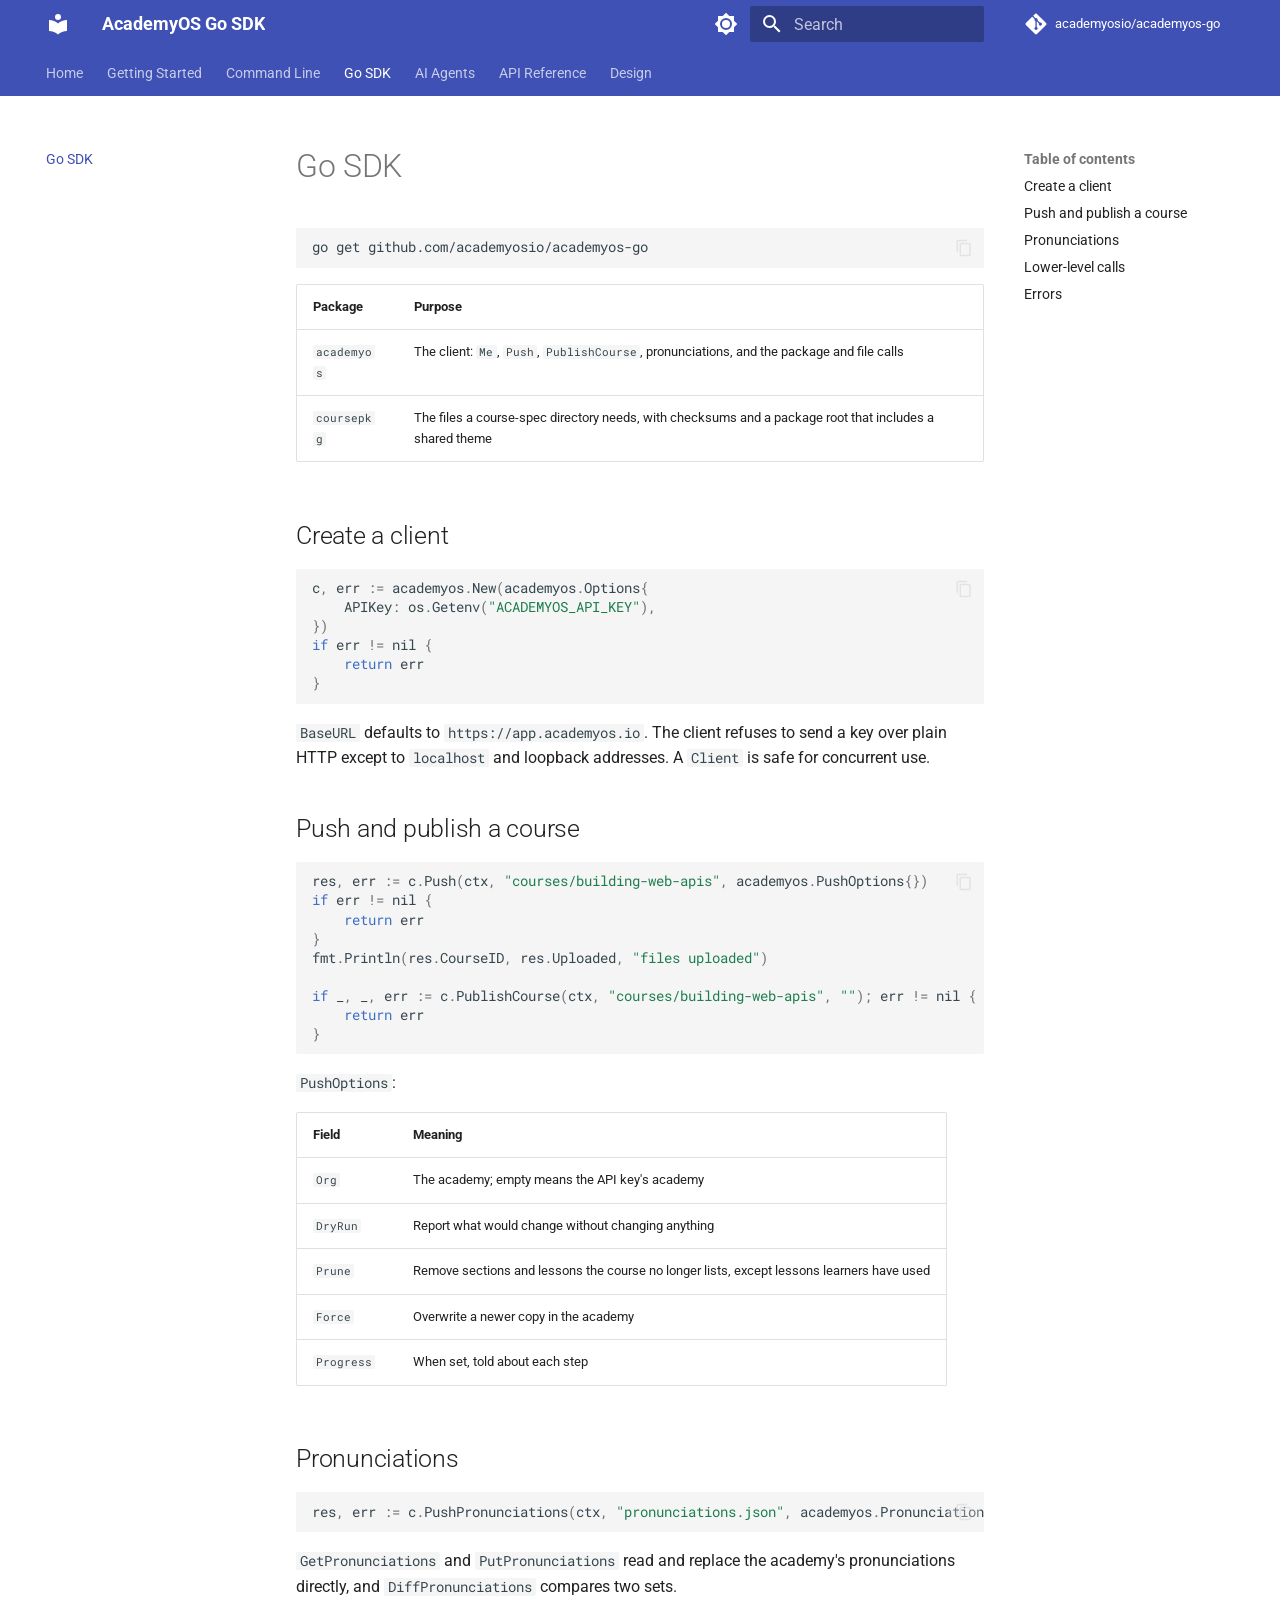
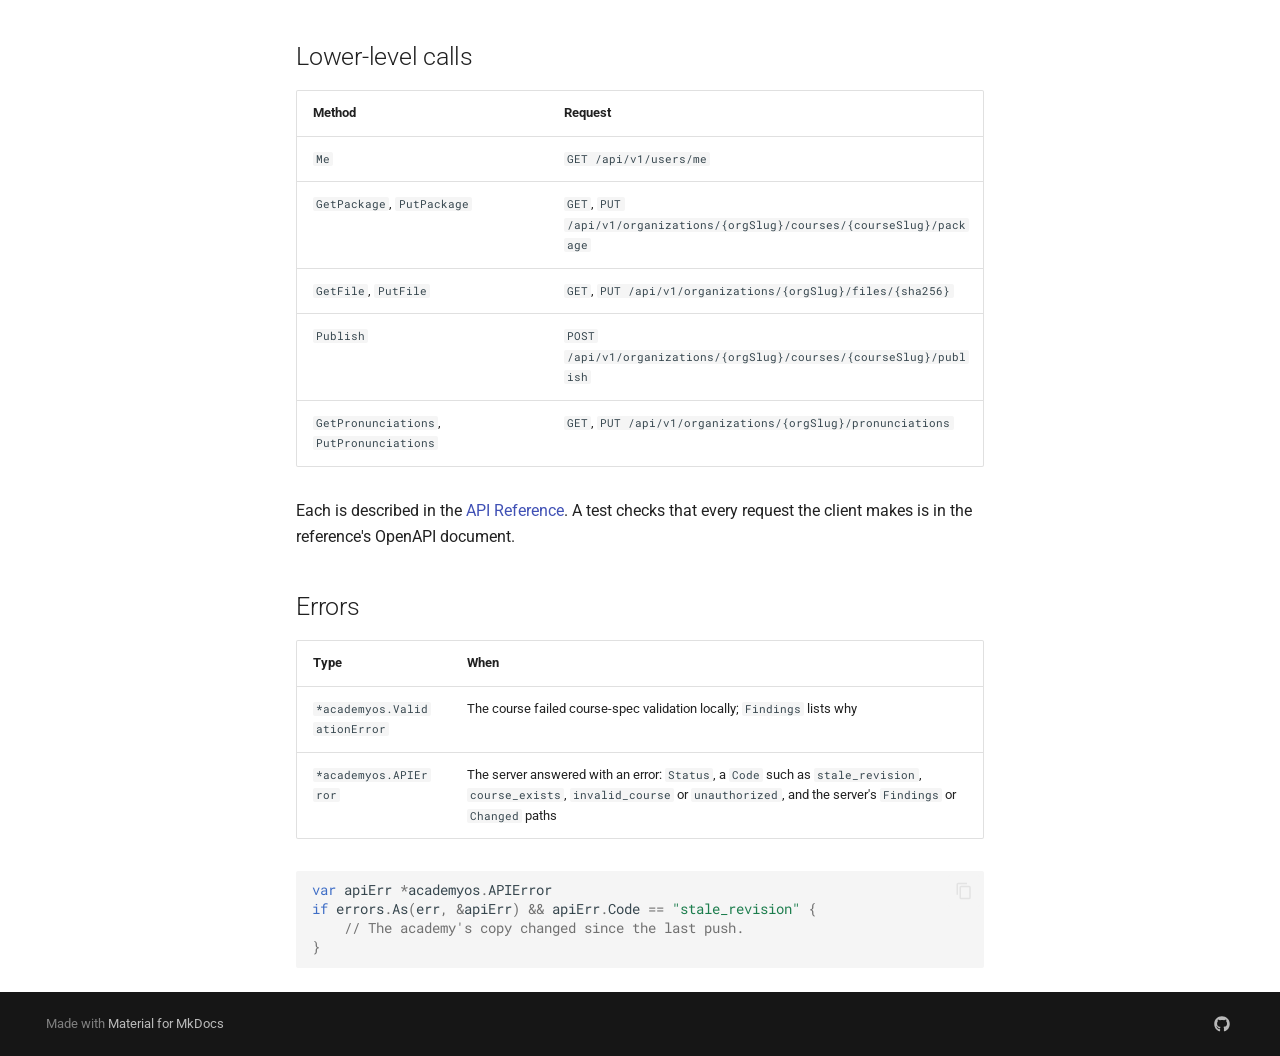
<file: sdk/index.html>
<!doctype html>
<html lang="en" class="no-js">
  <head>
    
      <meta charset="utf-8">
      <meta name="viewport" content="width=device-width,initial-scale=1">
      
        <meta name="description" content="The Go SDK and command line for AcademyOS, and the AcademyOS API reference">
      
      
      
        <link rel="canonical" href="https://academyosio.github.io/academyos-go/sdk/">
      
      
        <link rel="prev" href="../cli/">
      
      
        <link rel="next" href="../agents/">
      
      
        
      
      
      <link rel="icon" href="../assets/images/favicon.png">
      <meta name="generator" content="mkdocs-1.6.1, mkdocs-material-9.7.6">
    
    
      
        <title>Go SDK - AcademyOS Go SDK</title>
      
    
    
      <link rel="stylesheet" href="../assets/stylesheets/main.484c7ddc.min.css">
      
        
        <link rel="stylesheet" href="../assets/stylesheets/palette.ab4e12ef.min.css">
      
      


    
    
      
    
    
      
        
        
        <link rel="preconnect" href="https://fonts.gstatic.com" crossorigin>
        <link rel="stylesheet" href="https://fonts.googleapis.com/css?family=Roboto:300,300i,400,400i,700,700i%7CRoboto+Mono:400,400i,700,700i&display=fallback">
        <style>:root{--md-text-font:"Roboto";--md-code-font:"Roboto Mono"}</style>
      
    
    
    <script>__md_scope=new URL("..",location),__md_hash=e=>[...e].reduce(((e,_)=>(e<<5)-e+_.charCodeAt(0)),0),__md_get=(e,_=localStorage,t=__md_scope)=>JSON.parse(_.getItem(t.pathname+"."+e)),__md_set=(e,_,t=localStorage,a=__md_scope)=>{try{t.setItem(a.pathname+"."+e,JSON.stringify(_))}catch(e){}}</script>
    
      

    
    
  </head>
  
  
    
    
      
    
    
    
    
    <body dir="ltr" data-md-color-scheme="default" data-md-color-primary="indigo" data-md-color-accent="indigo">
  
    
    <input class="md-toggle" data-md-toggle="drawer" type="checkbox" id="__drawer" autocomplete="off">
    <input class="md-toggle" data-md-toggle="search" type="checkbox" id="__search" autocomplete="off">
    <label class="md-overlay" for="__drawer"></label>
    <div data-md-component="skip">
      
        
        <a href="#go-sdk" class="md-skip">
          Skip to content
        </a>
      
    </div>
    <div data-md-component="announce">
      
    </div>
    
    
      

<header class="md-header" data-md-component="header">
  <nav class="md-header__inner md-grid" aria-label="Header">
    <a href=".." title="AcademyOS Go SDK" class="md-header__button md-logo" aria-label="AcademyOS Go SDK" data-md-component="logo">
      
  
  <svg xmlns="http://www.w3.org/2000/svg" viewBox="0 0 24 24"><path d="M12 8a3 3 0 0 0 3-3 3 3 0 0 0-3-3 3 3 0 0 0-3 3 3 3 0 0 0 3 3m0 3.54C9.64 9.35 6.5 8 3 8v11c3.5 0 6.64 1.35 9 3.54 2.36-2.19 5.5-3.54 9-3.54V8c-3.5 0-6.64 1.35-9 3.54"/></svg>

    </a>
    <label class="md-header__button md-icon" for="__drawer">
      
      <svg xmlns="http://www.w3.org/2000/svg" viewBox="0 0 24 24"><path d="M3 6h18v2H3zm0 5h18v2H3zm0 5h18v2H3z"/></svg>
    </label>
    <div class="md-header__title" data-md-component="header-title">
      <div class="md-header__ellipsis">
        <div class="md-header__topic">
          <span class="md-ellipsis">
            AcademyOS Go SDK
          </span>
        </div>
        <div class="md-header__topic" data-md-component="header-topic">
          <span class="md-ellipsis">
            
              Go SDK
            
          </span>
        </div>
      </div>
    </div>
    
      
        <form class="md-header__option" data-md-component="palette">
  
    
    
    
    <input class="md-option" data-md-color-media="(prefers-color-scheme: light)" data-md-color-scheme="default" data-md-color-primary="indigo" data-md-color-accent="indigo"  aria-label="Switch to dark mode"  type="radio" name="__palette" id="__palette_0">
    
      <label class="md-header__button md-icon" title="Switch to dark mode" for="__palette_1" hidden>
        <svg xmlns="http://www.w3.org/2000/svg" viewBox="0 0 24 24"><path d="M12 8a4 4 0 0 0-4 4 4 4 0 0 0 4 4 4 4 0 0 0 4-4 4 4 0 0 0-4-4m0 10a6 6 0 0 1-6-6 6 6 0 0 1 6-6 6 6 0 0 1 6 6 6 6 0 0 1-6 6m8-9.31V4h-4.69L12 .69 8.69 4H4v4.69L.69 12 4 15.31V20h4.69L12 23.31 15.31 20H20v-4.69L23.31 12z"/></svg>
      </label>
    
  
    
    
    
    <input class="md-option" data-md-color-media="(prefers-color-scheme: dark)" data-md-color-scheme="slate" data-md-color-primary="indigo" data-md-color-accent="indigo"  aria-label="Switch to light mode"  type="radio" name="__palette" id="__palette_1">
    
      <label class="md-header__button md-icon" title="Switch to light mode" for="__palette_0" hidden>
        <svg xmlns="http://www.w3.org/2000/svg" viewBox="0 0 24 24"><path d="M12 18c-.89 0-1.74-.2-2.5-.55C11.56 16.5 13 14.42 13 12s-1.44-4.5-3.5-5.45C10.26 6.2 11.11 6 12 6a6 6 0 0 1 6 6 6 6 0 0 1-6 6m8-9.31V4h-4.69L12 .69 8.69 4H4v4.69L.69 12 4 15.31V20h4.69L12 23.31 15.31 20H20v-4.69L23.31 12z"/></svg>
      </label>
    
  
</form>
      
    
    
      <script>var palette=__md_get("__palette");if(palette&&palette.color){if("(prefers-color-scheme)"===palette.color.media){var media=matchMedia("(prefers-color-scheme: light)"),input=document.querySelector(media.matches?"[data-md-color-media='(prefers-color-scheme: light)']":"[data-md-color-media='(prefers-color-scheme: dark)']");palette.color.media=input.getAttribute("data-md-color-media"),palette.color.scheme=input.getAttribute("data-md-color-scheme"),palette.color.primary=input.getAttribute("data-md-color-primary"),palette.color.accent=input.getAttribute("data-md-color-accent")}for(var[key,value]of Object.entries(palette.color))document.body.setAttribute("data-md-color-"+key,value)}</script>
    
    
    
      
      
        <label class="md-header__button md-icon" for="__search">
          
          <svg xmlns="http://www.w3.org/2000/svg" viewBox="0 0 24 24"><path d="M9.5 3A6.5 6.5 0 0 1 16 9.5c0 1.61-.59 3.09-1.56 4.23l.27.27h.79l5 5-1.5 1.5-5-5v-.79l-.27-.27A6.52 6.52 0 0 1 9.5 16 6.5 6.5 0 0 1 3 9.5 6.5 6.5 0 0 1 9.5 3m0 2C7 5 5 7 5 9.5S7 14 9.5 14 14 12 14 9.5 12 5 9.5 5"/></svg>
        </label>
        <div class="md-search" data-md-component="search" role="dialog">
  <label class="md-search__overlay" for="__search"></label>
  <div class="md-search__inner" role="search">
    <form class="md-search__form" name="search">
      <input type="text" class="md-search__input" name="query" aria-label="Search" placeholder="Search" autocapitalize="off" autocorrect="off" autocomplete="off" spellcheck="false" data-md-component="search-query" required>
      <label class="md-search__icon md-icon" for="__search">
        
        <svg xmlns="http://www.w3.org/2000/svg" viewBox="0 0 24 24"><path d="M9.5 3A6.5 6.5 0 0 1 16 9.5c0 1.61-.59 3.09-1.56 4.23l.27.27h.79l5 5-1.5 1.5-5-5v-.79l-.27-.27A6.52 6.52 0 0 1 9.5 16 6.5 6.5 0 0 1 3 9.5 6.5 6.5 0 0 1 9.5 3m0 2C7 5 5 7 5 9.5S7 14 9.5 14 14 12 14 9.5 12 5 9.5 5"/></svg>
        
        <svg xmlns="http://www.w3.org/2000/svg" viewBox="0 0 24 24"><path d="M20 11v2H8l5.5 5.5-1.42 1.42L4.16 12l7.92-7.92L13.5 5.5 8 11z"/></svg>
      </label>
      <nav class="md-search__options" aria-label="Search">
        
        <button type="reset" class="md-search__icon md-icon" title="Clear" aria-label="Clear" tabindex="-1">
          
          <svg xmlns="http://www.w3.org/2000/svg" viewBox="0 0 24 24"><path d="M19 6.41 17.59 5 12 10.59 6.41 5 5 6.41 10.59 12 5 17.59 6.41 19 12 13.41 17.59 19 19 17.59 13.41 12z"/></svg>
        </button>
      </nav>
      
    </form>
    <div class="md-search__output">
      <div class="md-search__scrollwrap" tabindex="0" data-md-scrollfix>
        <div class="md-search-result" data-md-component="search-result">
          <div class="md-search-result__meta">
            Initializing search
          </div>
          <ol class="md-search-result__list" role="presentation"></ol>
        </div>
      </div>
    </div>
  </div>
</div>
      
    
    
      <div class="md-header__source">
        <a href="https://github.com/academyosio/academyos-go" title="Go to repository" class="md-source" data-md-component="source">
  <div class="md-source__icon md-icon">
    
    <svg xmlns="http://www.w3.org/2000/svg" viewBox="0 0 448 512"><!--! Font Awesome Free 7.1.0 by @fontawesome - https://fontawesome.com License - https://fontawesome.com/license/free (Icons: CC BY 4.0, Fonts: SIL OFL 1.1, Code: MIT License) Copyright 2025 Fonticons, Inc.--><path d="M439.6 236.1 244 40.5c-5.4-5.5-12.8-8.5-20.4-8.5s-15 3-20.4 8.4L162.5 81l51.5 51.5c27.1-9.1 52.7 16.8 43.4 43.7l49.7 49.7c34.2-11.8 61.2 31 35.5 56.7-26.5 26.5-70.2-2.9-56-37.3L240.3 199v121.9c25.3 12.5 22.3 41.8 9.1 55-6.4 6.4-15.2 10.1-24.3 10.1s-17.8-3.6-24.3-10.1c-17.6-17.6-11.1-46.9 11.2-56v-123c-20.8-8.5-24.6-30.7-18.6-45L142.6 101 8.5 235.1C3 240.6 0 247.9 0 255.5s3 15 8.5 20.4l195.6 195.7c5.4 5.4 12.7 8.4 20.4 8.4s15-3 20.4-8.4l194.7-194.7c5.4-5.4 8.4-12.8 8.4-20.4s-3-15-8.4-20.4"/></svg>
  </div>
  <div class="md-source__repository">
    academyosio/academyos-go
  </div>
</a>
      </div>
    
  </nav>
  
</header>
    
    <div class="md-container" data-md-component="container">
      
      
        
          
            
<nav class="md-tabs" aria-label="Tabs" data-md-component="tabs">
  <div class="md-grid">
    <ul class="md-tabs__list">
      
        
  
  
  
  
    <li class="md-tabs__item">
      <a href=".." class="md-tabs__link">
        
  
  
    
  
  Home

      </a>
    </li>
  

      
        
  
  
  
  
    <li class="md-tabs__item">
      <a href="../getting-started/" class="md-tabs__link">
        
  
  
    
  
  Getting Started

      </a>
    </li>
  

      
        
  
  
  
  
    <li class="md-tabs__item">
      <a href="../cli/" class="md-tabs__link">
        
  
  
    
  
  Command Line

      </a>
    </li>
  

      
        
  
  
  
    
  
  
    <li class="md-tabs__item md-tabs__item--active">
      <a href="./" class="md-tabs__link">
        
  
  
    
  
  Go SDK

      </a>
    </li>
  

      
        
  
  
  
  
    <li class="md-tabs__item">
      <a href="../agents/" class="md-tabs__link">
        
  
  
    
  
  AI Agents

      </a>
    </li>
  

      
        
  
  
  
  
    
    
      <li class="md-tabs__item">
        <a href="../api/" class="md-tabs__link">
          
  
  
  API Reference

        </a>
      </li>
    
  

      
        
  
  
  
  
    
    
      <li class="md-tabs__item">
        <a href="../specs/initiatives/INIT-ACADEMYOSGO-001/PRD/" class="md-tabs__link">
          
  
  
  Design

        </a>
      </li>
    
  

      
    </ul>
  </div>
</nav>
          
        
      
      <main class="md-main" data-md-component="main">
        <div class="md-main__inner md-grid">
          
            
              
              <div class="md-sidebar md-sidebar--primary" data-md-component="sidebar" data-md-type="navigation" >
                <div class="md-sidebar__scrollwrap">
                  <div class="md-sidebar__inner">
                    


  


<nav class="md-nav md-nav--primary md-nav--lifted" aria-label="Navigation" data-md-level="0">
  <label class="md-nav__title" for="__drawer">
    <a href=".." title="AcademyOS Go SDK" class="md-nav__button md-logo" aria-label="AcademyOS Go SDK" data-md-component="logo">
      
  
  <svg xmlns="http://www.w3.org/2000/svg" viewBox="0 0 24 24"><path d="M12 8a3 3 0 0 0 3-3 3 3 0 0 0-3-3 3 3 0 0 0-3 3 3 3 0 0 0 3 3m0 3.54C9.64 9.35 6.5 8 3 8v11c3.5 0 6.64 1.35 9 3.54 2.36-2.19 5.5-3.54 9-3.54V8c-3.5 0-6.64 1.35-9 3.54"/></svg>

    </a>
    AcademyOS Go SDK
  </label>
  
    <div class="md-nav__source">
      <a href="https://github.com/academyosio/academyos-go" title="Go to repository" class="md-source" data-md-component="source">
  <div class="md-source__icon md-icon">
    
    <svg xmlns="http://www.w3.org/2000/svg" viewBox="0 0 448 512"><!--! Font Awesome Free 7.1.0 by @fontawesome - https://fontawesome.com License - https://fontawesome.com/license/free (Icons: CC BY 4.0, Fonts: SIL OFL 1.1, Code: MIT License) Copyright 2025 Fonticons, Inc.--><path d="M439.6 236.1 244 40.5c-5.4-5.5-12.8-8.5-20.4-8.5s-15 3-20.4 8.4L162.5 81l51.5 51.5c27.1-9.1 52.7 16.8 43.4 43.7l49.7 49.7c34.2-11.8 61.2 31 35.5 56.7-26.5 26.5-70.2-2.9-56-37.3L240.3 199v121.9c25.3 12.5 22.3 41.8 9.1 55-6.4 6.4-15.2 10.1-24.3 10.1s-17.8-3.6-24.3-10.1c-17.6-17.6-11.1-46.9 11.2-56v-123c-20.8-8.5-24.6-30.7-18.6-45L142.6 101 8.5 235.1C3 240.6 0 247.9 0 255.5s3 15 8.5 20.4l195.6 195.7c5.4 5.4 12.7 8.4 20.4 8.4s15-3 20.4-8.4l194.7-194.7c5.4-5.4 8.4-12.8 8.4-20.4s-3-15-8.4-20.4"/></svg>
  </div>
  <div class="md-source__repository">
    academyosio/academyos-go
  </div>
</a>
    </div>
  
  <ul class="md-nav__list" data-md-scrollfix>
    
      
      
  
  
  
  
    <li class="md-nav__item">
      <a href=".." class="md-nav__link">
        
  
  
  <span class="md-ellipsis">
    
  
    Home
  

    
  </span>
  
  

      </a>
    </li>
  

    
      
      
  
  
  
  
    <li class="md-nav__item">
      <a href="../getting-started/" class="md-nav__link">
        
  
  
  <span class="md-ellipsis">
    
  
    Getting Started
  

    
  </span>
  
  

      </a>
    </li>
  

    
      
      
  
  
  
  
    <li class="md-nav__item">
      <a href="../cli/" class="md-nav__link">
        
  
  
  <span class="md-ellipsis">
    
  
    Command Line
  

    
  </span>
  
  

      </a>
    </li>
  

    
      
      
  
  
    
  
  
  
    <li class="md-nav__item md-nav__item--active">
      
      <input class="md-nav__toggle md-toggle" type="checkbox" id="__toc">
      
      
        
      
      
        <label class="md-nav__link md-nav__link--active" for="__toc">
          
  
  
  <span class="md-ellipsis">
    
  
    Go SDK
  

    
  </span>
  
  

          <span class="md-nav__icon md-icon"></span>
        </label>
      
      <a href="./" class="md-nav__link md-nav__link--active">
        
  
  
  <span class="md-ellipsis">
    
  
    Go SDK
  

    
  </span>
  
  

      </a>
      
        

<nav class="md-nav md-nav--secondary" aria-label="Table of contents">
  
  
  
    
  
  
    <label class="md-nav__title" for="__toc">
      <span class="md-nav__icon md-icon"></span>
      Table of contents
    </label>
    <ul class="md-nav__list" data-md-component="toc" data-md-scrollfix>
      
        <li class="md-nav__item">
  <a href="#create-a-client" class="md-nav__link">
    <span class="md-ellipsis">
      
        Create a client
      
    </span>
  </a>
  
</li>
      
        <li class="md-nav__item">
  <a href="#push-and-publish-a-course" class="md-nav__link">
    <span class="md-ellipsis">
      
        Push and publish a course
      
    </span>
  </a>
  
</li>
      
        <li class="md-nav__item">
  <a href="#pronunciations" class="md-nav__link">
    <span class="md-ellipsis">
      
        Pronunciations
      
    </span>
  </a>
  
</li>
      
        <li class="md-nav__item">
  <a href="#lower-level-calls" class="md-nav__link">
    <span class="md-ellipsis">
      
        Lower-level calls
      
    </span>
  </a>
  
</li>
      
        <li class="md-nav__item">
  <a href="#errors" class="md-nav__link">
    <span class="md-ellipsis">
      
        Errors
      
    </span>
  </a>
  
</li>
      
    </ul>
  
</nav>
      
    </li>
  

    
      
      
  
  
  
  
    <li class="md-nav__item">
      <a href="../agents/" class="md-nav__link">
        
  
  
  <span class="md-ellipsis">
    
  
    AI Agents
  

    
  </span>
  
  

      </a>
    </li>
  

    
      
      
  
  
  
  
    
    
    
    
      
      
        
      
    
    
    <li class="md-nav__item md-nav__item--nested">
      
        
        
        <input class="md-nav__toggle md-toggle " type="checkbox" id="__nav_6" >
        
          
          <label class="md-nav__link" for="__nav_6" id="__nav_6_label" tabindex="0">
            
  
  
  <span class="md-ellipsis">
    
  
    API Reference
  

    
  </span>
  
  

            <span class="md-nav__icon md-icon"></span>
          </label>
        
        <nav class="md-nav" data-md-level="1" aria-labelledby="__nav_6_label" aria-expanded="false">
          <label class="md-nav__title" for="__nav_6">
            <span class="md-nav__icon md-icon"></span>
            
  
    API Reference
  

          </label>
          <ul class="md-nav__list" data-md-scrollfix>
            
              
                
  
  
  
  
    <li class="md-nav__item">
      <a href="../api/" class="md-nav__link">
        
  
  
  <span class="md-ellipsis">
    
  
    Overview
  

    
  </span>
  
  

      </a>
    </li>
  

              
            
              
                
  
  
  
  
    <li class="md-nav__item">
      <a href="../api-reference/" class="md-nav__link">
        
  
  
  <span class="md-ellipsis">
    
  
    Reference (Scalar)
  

    
  </span>
  
  

      </a>
    </li>
  

              
            
          </ul>
        </nav>
      
    </li>
  

    
      
      
  
  
  
  
    
    
    
    
      
      
        
      
    
    
    <li class="md-nav__item md-nav__item--nested">
      
        
        
        <input class="md-nav__toggle md-toggle " type="checkbox" id="__nav_7" >
        
          
          <label class="md-nav__link" for="__nav_7" id="__nav_7_label" tabindex="0">
            
  
  
  <span class="md-ellipsis">
    
  
    Design
  

    
  </span>
  
  

            <span class="md-nav__icon md-icon"></span>
          </label>
        
        <nav class="md-nav" data-md-level="1" aria-labelledby="__nav_7_label" aria-expanded="false">
          <label class="md-nav__title" for="__nav_7">
            <span class="md-nav__icon md-icon"></span>
            
  
    Design
  

          </label>
          <ul class="md-nav__list" data-md-scrollfix>
            
              
                
  
  
  
  
    <li class="md-nav__item">
      <a href="../specs/initiatives/INIT-ACADEMYOSGO-001/PRD/" class="md-nav__link">
        
  
  
  <span class="md-ellipsis">
    
  
    Product Requirements
  

    
  </span>
  
  

      </a>
    </li>
  

              
            
              
                
  
  
  
  
    <li class="md-nav__item">
      <a href="../specs/initiatives/INIT-ACADEMYOSGO-001/TRD/" class="md-nav__link">
        
  
  
  <span class="md-ellipsis">
    
  
    Technical Requirements
  

    
  </span>
  
  

      </a>
    </li>
  

              
            
              
                
  
  
  
  
    <li class="md-nav__item">
      <a href="../specs/initiatives/INIT-ACADEMYOSGO-001/PLAN/" class="md-nav__link">
        
  
  
  <span class="md-ellipsis">
    
  
    Plan
  

    
  </span>
  
  

      </a>
    </li>
  

              
            
              
                
  
  
  
  
    <li class="md-nav__item">
      <a href="../specs/initiatives/INIT-ACADEMYOSGO-001/ROADMAP/" class="md-nav__link">
        
  
  
  <span class="md-ellipsis">
    
  
    Roadmap
  

    
  </span>
  
  

      </a>
    </li>
  

              
            
          </ul>
        </nav>
      
    </li>
  

    
  </ul>
</nav>
                  </div>
                </div>
              </div>
            
            
              
              <div class="md-sidebar md-sidebar--secondary" data-md-component="sidebar" data-md-type="toc" >
                <div class="md-sidebar__scrollwrap">
                  <div class="md-sidebar__inner">
                    

<nav class="md-nav md-nav--secondary" aria-label="Table of contents">
  
  
  
    
  
  
    <label class="md-nav__title" for="__toc">
      <span class="md-nav__icon md-icon"></span>
      Table of contents
    </label>
    <ul class="md-nav__list" data-md-component="toc" data-md-scrollfix>
      
        <li class="md-nav__item">
  <a href="#create-a-client" class="md-nav__link">
    <span class="md-ellipsis">
      
        Create a client
      
    </span>
  </a>
  
</li>
      
        <li class="md-nav__item">
  <a href="#push-and-publish-a-course" class="md-nav__link">
    <span class="md-ellipsis">
      
        Push and publish a course
      
    </span>
  </a>
  
</li>
      
        <li class="md-nav__item">
  <a href="#pronunciations" class="md-nav__link">
    <span class="md-ellipsis">
      
        Pronunciations
      
    </span>
  </a>
  
</li>
      
        <li class="md-nav__item">
  <a href="#lower-level-calls" class="md-nav__link">
    <span class="md-ellipsis">
      
        Lower-level calls
      
    </span>
  </a>
  
</li>
      
        <li class="md-nav__item">
  <a href="#errors" class="md-nav__link">
    <span class="md-ellipsis">
      
        Errors
      
    </span>
  </a>
  
</li>
      
    </ul>
  
</nav>
                  </div>
                </div>
              </div>
            
          
          
            <div class="md-content" data-md-component="content">
              
              <article class="md-content__inner md-typeset">
                
                  


  
  


<h1 id="go-sdk">Go SDK<a class="headerlink" href="#go-sdk" title="Permanent link">&para;</a></h1>
<div class="highlight"><pre><span></span><code><a id="__codelineno-0-1" name="__codelineno-0-1" href="#__codelineno-0-1"></a>go<span class="w"> </span>get<span class="w"> </span>github.com/academyosio/academyos-go
</code></pre></div>
<table>
<thead>
<tr>
<th>Package</th>
<th>Purpose</th>
</tr>
</thead>
<tbody>
<tr>
<td><code>academyos</code></td>
<td>The client: <code>Me</code>, <code>Push</code>, <code>PublishCourse</code>, pronunciations, and the package and file calls</td>
</tr>
<tr>
<td><code>coursepkg</code></td>
<td>The files a course-spec directory needs, with checksums and a package root that includes a shared theme</td>
</tr>
</tbody>
</table>
<h2 id="create-a-client">Create a client<a class="headerlink" href="#create-a-client" title="Permanent link">&para;</a></h2>
<div class="highlight"><pre><span></span><code><a id="__codelineno-1-1" name="__codelineno-1-1" href="#__codelineno-1-1"></a><span class="nx">c</span><span class="p">,</span><span class="w"> </span><span class="nx">err</span><span class="w"> </span><span class="o">:=</span><span class="w"> </span><span class="nx">academyos</span><span class="p">.</span><span class="nx">New</span><span class="p">(</span><span class="nx">academyos</span><span class="p">.</span><span class="nx">Options</span><span class="p">{</span>
<a id="__codelineno-1-2" name="__codelineno-1-2" href="#__codelineno-1-2"></a><span class="w">    </span><span class="nx">APIKey</span><span class="p">:</span><span class="w"> </span><span class="nx">os</span><span class="p">.</span><span class="nx">Getenv</span><span class="p">(</span><span class="s">&quot;ACADEMYOS_API_KEY&quot;</span><span class="p">),</span>
<a id="__codelineno-1-3" name="__codelineno-1-3" href="#__codelineno-1-3"></a><span class="p">})</span>
<a id="__codelineno-1-4" name="__codelineno-1-4" href="#__codelineno-1-4"></a><span class="k">if</span><span class="w"> </span><span class="nx">err</span><span class="w"> </span><span class="o">!=</span><span class="w"> </span><span class="kc">nil</span><span class="w"> </span><span class="p">{</span>
<a id="__codelineno-1-5" name="__codelineno-1-5" href="#__codelineno-1-5"></a><span class="w">    </span><span class="k">return</span><span class="w"> </span><span class="nx">err</span>
<a id="__codelineno-1-6" name="__codelineno-1-6" href="#__codelineno-1-6"></a><span class="p">}</span>
</code></pre></div>
<p><code>BaseURL</code> defaults to <code>https://app.academyos.io</code>. The client refuses to send
a key over plain HTTP except to <code>localhost</code> and loopback addresses. A
<code>Client</code> is safe for concurrent use.</p>
<h2 id="push-and-publish-a-course">Push and publish a course<a class="headerlink" href="#push-and-publish-a-course" title="Permanent link">&para;</a></h2>
<div class="highlight"><pre><span></span><code><a id="__codelineno-2-1" name="__codelineno-2-1" href="#__codelineno-2-1"></a><span class="nx">res</span><span class="p">,</span><span class="w"> </span><span class="nx">err</span><span class="w"> </span><span class="o">:=</span><span class="w"> </span><span class="nx">c</span><span class="p">.</span><span class="nx">Push</span><span class="p">(</span><span class="nx">ctx</span><span class="p">,</span><span class="w"> </span><span class="s">&quot;courses/building-web-apis&quot;</span><span class="p">,</span><span class="w"> </span><span class="nx">academyos</span><span class="p">.</span><span class="nx">PushOptions</span><span class="p">{})</span>
<a id="__codelineno-2-2" name="__codelineno-2-2" href="#__codelineno-2-2"></a><span class="k">if</span><span class="w"> </span><span class="nx">err</span><span class="w"> </span><span class="o">!=</span><span class="w"> </span><span class="kc">nil</span><span class="w"> </span><span class="p">{</span>
<a id="__codelineno-2-3" name="__codelineno-2-3" href="#__codelineno-2-3"></a><span class="w">    </span><span class="k">return</span><span class="w"> </span><span class="nx">err</span>
<a id="__codelineno-2-4" name="__codelineno-2-4" href="#__codelineno-2-4"></a><span class="p">}</span>
<a id="__codelineno-2-5" name="__codelineno-2-5" href="#__codelineno-2-5"></a><span class="nx">fmt</span><span class="p">.</span><span class="nx">Println</span><span class="p">(</span><span class="nx">res</span><span class="p">.</span><span class="nx">CourseID</span><span class="p">,</span><span class="w"> </span><span class="nx">res</span><span class="p">.</span><span class="nx">Uploaded</span><span class="p">,</span><span class="w"> </span><span class="s">&quot;files uploaded&quot;</span><span class="p">)</span>
<a id="__codelineno-2-6" name="__codelineno-2-6" href="#__codelineno-2-6"></a>
<a id="__codelineno-2-7" name="__codelineno-2-7" href="#__codelineno-2-7"></a><span class="k">if</span><span class="w"> </span><span class="nx">_</span><span class="p">,</span><span class="w"> </span><span class="nx">_</span><span class="p">,</span><span class="w"> </span><span class="nx">err</span><span class="w"> </span><span class="o">:=</span><span class="w"> </span><span class="nx">c</span><span class="p">.</span><span class="nx">PublishCourse</span><span class="p">(</span><span class="nx">ctx</span><span class="p">,</span><span class="w"> </span><span class="s">&quot;courses/building-web-apis&quot;</span><span class="p">,</span><span class="w"> </span><span class="s">&quot;&quot;</span><span class="p">);</span><span class="w"> </span><span class="nx">err</span><span class="w"> </span><span class="o">!=</span><span class="w"> </span><span class="kc">nil</span><span class="w"> </span><span class="p">{</span>
<a id="__codelineno-2-8" name="__codelineno-2-8" href="#__codelineno-2-8"></a><span class="w">    </span><span class="k">return</span><span class="w"> </span><span class="nx">err</span>
<a id="__codelineno-2-9" name="__codelineno-2-9" href="#__codelineno-2-9"></a><span class="p">}</span>
</code></pre></div>
<p><code>PushOptions</code>:</p>
<table>
<thead>
<tr>
<th>Field</th>
<th>Meaning</th>
</tr>
</thead>
<tbody>
<tr>
<td><code>Org</code></td>
<td>The academy; empty means the API key's academy</td>
</tr>
<tr>
<td><code>DryRun</code></td>
<td>Report what would change without changing anything</td>
</tr>
<tr>
<td><code>Prune</code></td>
<td>Remove sections and lessons the course no longer lists, except lessons learners have used</td>
</tr>
<tr>
<td><code>Force</code></td>
<td>Overwrite a newer copy in the academy</td>
</tr>
<tr>
<td><code>Progress</code></td>
<td>When set, told about each step</td>
</tr>
</tbody>
</table>
<h2 id="pronunciations">Pronunciations<a class="headerlink" href="#pronunciations" title="Permanent link">&para;</a></h2>
<div class="highlight"><pre><span></span><code><a id="__codelineno-3-1" name="__codelineno-3-1" href="#__codelineno-3-1"></a><span class="nx">res</span><span class="p">,</span><span class="w"> </span><span class="nx">err</span><span class="w"> </span><span class="o">:=</span><span class="w"> </span><span class="nx">c</span><span class="p">.</span><span class="nx">PushPronunciations</span><span class="p">(</span><span class="nx">ctx</span><span class="p">,</span><span class="w"> </span><span class="s">&quot;pronunciations.json&quot;</span><span class="p">,</span><span class="w"> </span><span class="nx">academyos</span><span class="p">.</span><span class="nx">PronunciationsOptions</span><span class="p">{</span><span class="nx">DryRun</span><span class="p">:</span><span class="w"> </span><span class="kc">true</span><span class="p">})</span>
</code></pre></div>
<p><code>GetPronunciations</code> and <code>PutPronunciations</code> read and replace the academy's
pronunciations directly, and <code>DiffPronunciations</code> compares two sets.</p>
<h2 id="lower-level-calls">Lower-level calls<a class="headerlink" href="#lower-level-calls" title="Permanent link">&para;</a></h2>
<table>
<thead>
<tr>
<th>Method</th>
<th>Request</th>
</tr>
</thead>
<tbody>
<tr>
<td><code>Me</code></td>
<td><code>GET /api/v1/users/me</code></td>
</tr>
<tr>
<td><code>GetPackage</code>, <code>PutPackage</code></td>
<td><code>GET</code>, <code>PUT /api/v1/organizations/{orgSlug}/courses/{courseSlug}/package</code></td>
</tr>
<tr>
<td><code>GetFile</code>, <code>PutFile</code></td>
<td><code>GET</code>, <code>PUT /api/v1/organizations/{orgSlug}/files/{sha256}</code></td>
</tr>
<tr>
<td><code>Publish</code></td>
<td><code>POST /api/v1/organizations/{orgSlug}/courses/{courseSlug}/publish</code></td>
</tr>
<tr>
<td><code>GetPronunciations</code>, <code>PutPronunciations</code></td>
<td><code>GET</code>, <code>PUT /api/v1/organizations/{orgSlug}/pronunciations</code></td>
</tr>
</tbody>
</table>
<p>Each is described in the <a href="../api/">API Reference</a>. A test checks that every
request the client makes is in the reference's OpenAPI document.</p>
<h2 id="errors">Errors<a class="headerlink" href="#errors" title="Permanent link">&para;</a></h2>
<table>
<thead>
<tr>
<th>Type</th>
<th>When</th>
</tr>
</thead>
<tbody>
<tr>
<td><code>*academyos.ValidationError</code></td>
<td>The course failed course-spec validation locally; <code>Findings</code> lists why</td>
</tr>
<tr>
<td><code>*academyos.APIError</code></td>
<td>The server answered with an error: <code>Status</code>, a <code>Code</code> such as <code>stale_revision</code>, <code>course_exists</code>, <code>invalid_course</code> or <code>unauthorized</code>, and the server's <code>Findings</code> or <code>Changed</code> paths</td>
</tr>
</tbody>
</table>
<div class="highlight"><pre><span></span><code><a id="__codelineno-4-1" name="__codelineno-4-1" href="#__codelineno-4-1"></a><span class="kd">var</span><span class="w"> </span><span class="nx">apiErr</span><span class="w"> </span><span class="o">*</span><span class="nx">academyos</span><span class="p">.</span><span class="nx">APIError</span>
<a id="__codelineno-4-2" name="__codelineno-4-2" href="#__codelineno-4-2"></a><span class="k">if</span><span class="w"> </span><span class="nx">errors</span><span class="p">.</span><span class="nx">As</span><span class="p">(</span><span class="nx">err</span><span class="p">,</span><span class="w"> </span><span class="o">&amp;</span><span class="nx">apiErr</span><span class="p">)</span><span class="w"> </span><span class="o">&amp;&amp;</span><span class="w"> </span><span class="nx">apiErr</span><span class="p">.</span><span class="nx">Code</span><span class="w"> </span><span class="o">==</span><span class="w"> </span><span class="s">&quot;stale_revision&quot;</span><span class="w"> </span><span class="p">{</span>
<a id="__codelineno-4-3" name="__codelineno-4-3" href="#__codelineno-4-3"></a><span class="w">    </span><span class="c1">// The academy&#39;s copy changed since the last push.</span>
<a id="__codelineno-4-4" name="__codelineno-4-4" href="#__codelineno-4-4"></a><span class="p">}</span>
</code></pre></div>












                
              </article>
            </div>
          
          
<script>var target=document.getElementById(location.hash.slice(1));target&&target.name&&(target.checked=target.name.startsWith("__tabbed_"))</script>
        </div>
        
          <button type="button" class="md-top md-icon" data-md-component="top" hidden>
  
  <svg xmlns="http://www.w3.org/2000/svg" viewBox="0 0 24 24"><path d="M13 20h-2V8l-5.5 5.5-1.42-1.42L12 4.16l7.92 7.92-1.42 1.42L13 8z"/></svg>
  Back to top
</button>
        
      </main>
      
        <footer class="md-footer">
  
  <div class="md-footer-meta md-typeset">
    <div class="md-footer-meta__inner md-grid">
      <div class="md-copyright">
  
  
    Made with
    <a href="https://squidfunk.github.io/mkdocs-material/" target="_blank" rel="noopener">
      Material for MkDocs
    </a>
  
</div>
      
        
<div class="md-social">
  
    
    
    
    
      
      
    
    <a href="https://github.com/academyosio/academyos-go" target="_blank" rel="noopener" title="github.com" class="md-social__link">
      <svg xmlns="http://www.w3.org/2000/svg" viewBox="0 0 512 512"><!--! Font Awesome Free 7.1.0 by @fontawesome - https://fontawesome.com License - https://fontawesome.com/license/free (Icons: CC BY 4.0, Fonts: SIL OFL 1.1, Code: MIT License) Copyright 2025 Fonticons, Inc.--><path d="M173.9 397.4c0 2-2.3 3.6-5.2 3.6-3.3.3-5.6-1.3-5.6-3.6 0-2 2.3-3.6 5.2-3.6 3-.3 5.6 1.3 5.6 3.6m-31.1-4.5c-.7 2 1.3 4.3 4.3 4.9 2.6 1 5.6 0 6.2-2s-1.3-4.3-4.3-5.2c-2.6-.7-5.5.3-6.2 2.3m44.2-1.7c-2.9.7-4.9 2.6-4.6 4.9.3 2 2.9 3.3 5.9 2.6 2.9-.7 4.9-2.6 4.6-4.6-.3-1.9-3-3.2-5.9-2.9M252.8 8C114.1 8 8 113.3 8 252c0 110.9 69.8 205.8 169.5 239.2 12.8 2.3 17.3-5.6 17.3-12.1 0-6.2-.3-40.4-.3-61.4 0 0-70 15-84.7-29.8 0 0-11.4-29.1-27.8-36.6 0 0-22.9-15.7 1.6-15.4 0 0 24.9 2 38.6 25.8 21.9 38.6 58.6 27.5 72.9 20.9 2.3-16 8.8-27.1 16-33.7-55.9-6.2-112.3-14.3-112.3-110.5 0-27.5 7.6-41.3 23.6-58.9-2.6-6.5-11.1-33.3 2.6-67.9 20.9-6.5 69 27 69 27 20-5.6 41.5-8.5 62.8-8.5s42.8 2.9 62.8 8.5c0 0 48.1-33.6 69-27 13.7 34.7 5.2 61.4 2.6 67.9 16 17.7 25.8 31.5 25.8 58.9 0 96.5-58.9 104.2-114.8 110.5 9.2 7.9 17 22.9 17 46.4 0 33.7-.3 75.4-.3 83.6 0 6.5 4.6 14.4 17.3 12.1C436.2 457.8 504 362.9 504 252 504 113.3 391.5 8 252.8 8M105.2 352.9c-1.3 1-1 3.3.7 5.2 1.6 1.6 3.9 2.3 5.2 1 1.3-1 1-3.3-.7-5.2-1.6-1.6-3.9-2.3-5.2-1m-10.8-8.1c-.7 1.3.3 2.9 2.3 3.9 1.6 1 3.6.7 4.3-.7.7-1.3-.3-2.9-2.3-3.9-2-.6-3.6-.3-4.3.7m32.4 35.6c-1.6 1.3-1 4.3 1.3 6.2 2.3 2.3 5.2 2.6 6.5 1 1.3-1.3.7-4.3-1.3-6.2-2.2-2.3-5.2-2.6-6.5-1m-11.4-14.7c-1.6 1-1.6 3.6 0 5.9s4.3 3.3 5.6 2.3c1.6-1.3 1.6-3.9 0-6.2-1.4-2.3-4-3.3-5.6-2"/></svg>
    </a>
  
</div>
      
    </div>
  </div>
</footer>
      
    </div>
    <div class="md-dialog" data-md-component="dialog">
      <div class="md-dialog__inner md-typeset"></div>
    </div>
    
    
    
      
      
      <script id="__config" type="application/json">{"annotate": null, "base": "..", "features": ["navigation.tabs", "navigation.sections", "navigation.top", "search.highlight", "content.code.copy"], "search": "../assets/javascripts/workers/search.2c215733.min.js", "tags": null, "translations": {"clipboard.copied": "Copied to clipboard", "clipboard.copy": "Copy to clipboard", "search.result.more.one": "1 more on this page", "search.result.more.other": "# more on this page", "search.result.none": "No matching documents", "search.result.one": "1 matching document", "search.result.other": "# matching documents", "search.result.placeholder": "Type to start searching", "search.result.term.missing": "Missing", "select.version": "Select version"}, "version": null}</script>
    
    
      <script src="../assets/javascripts/bundle.79ae519e.min.js"></script>
      
    
  </body>
</html>
</file>
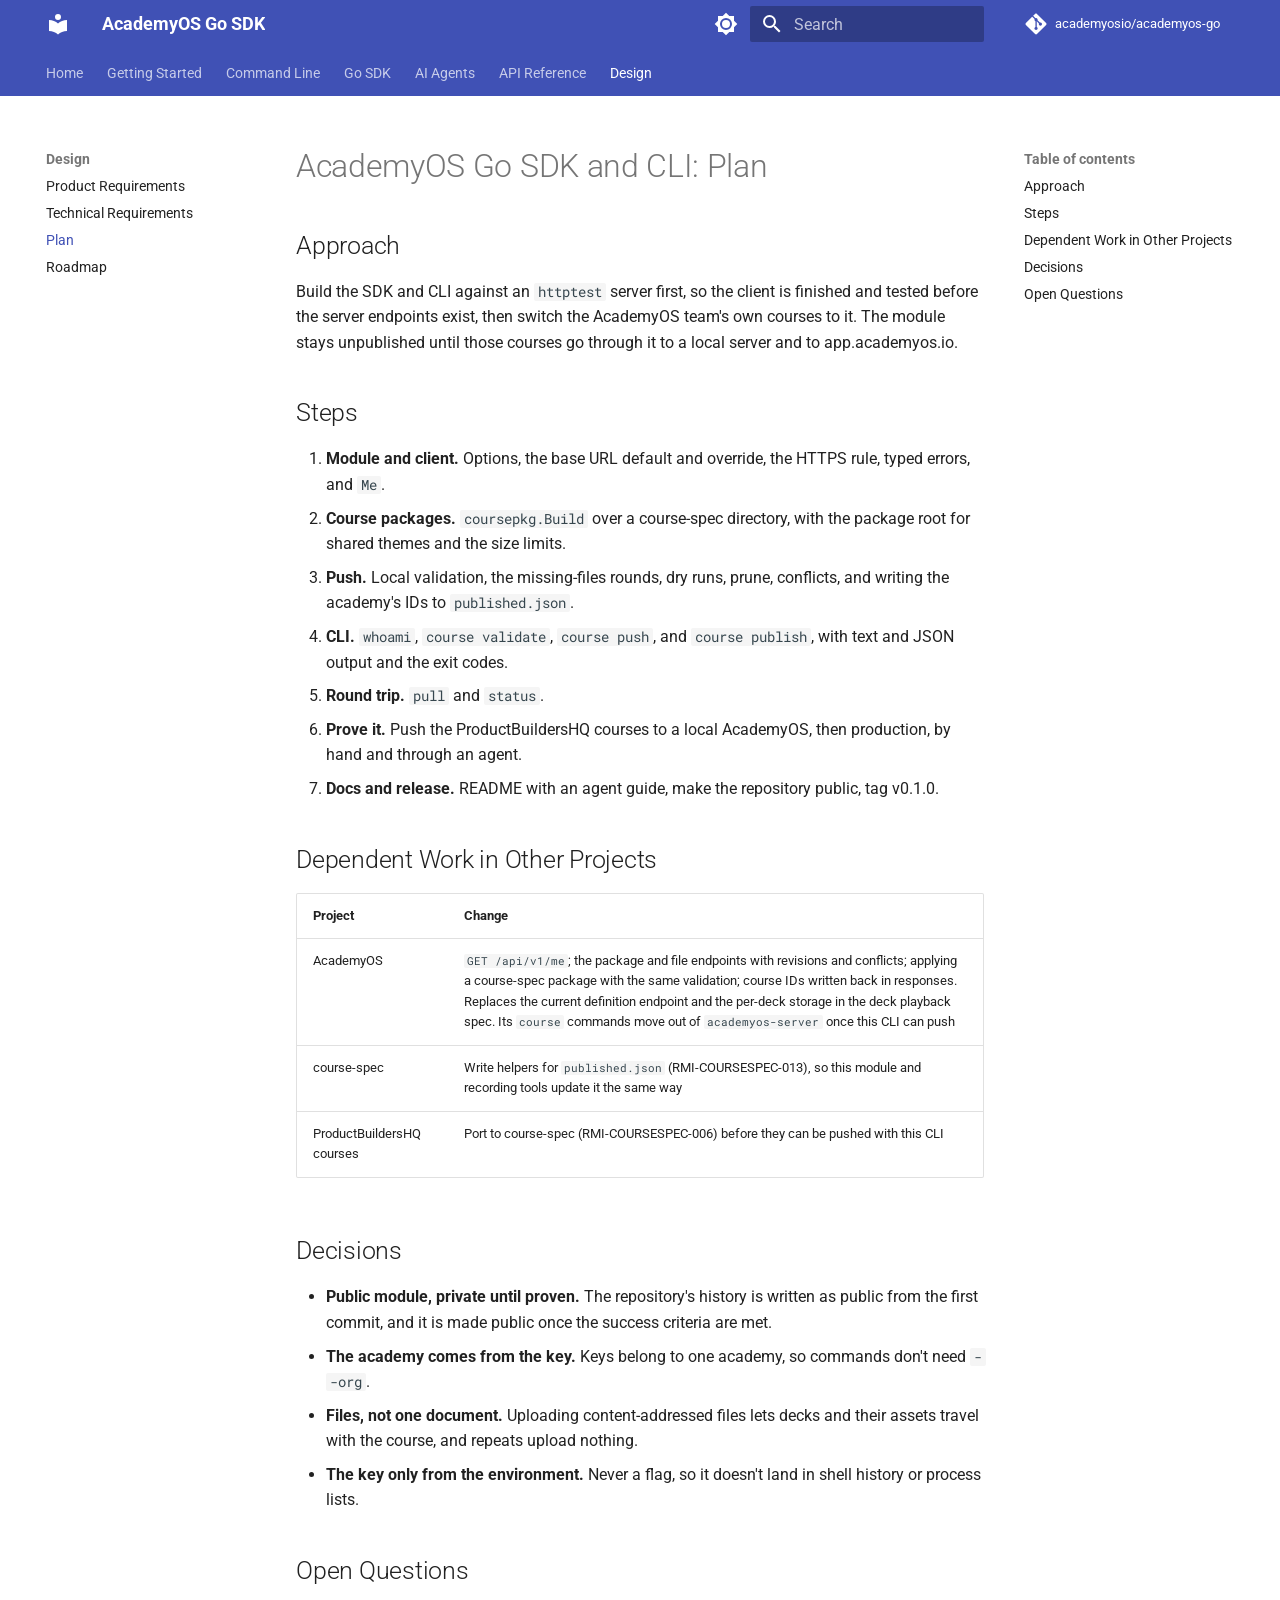
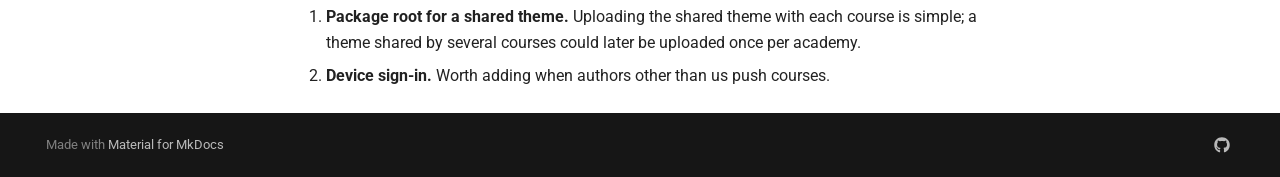
<file: specs/initiatives/INIT-ACADEMYOSGO-001/PLAN/index.html>
<!doctype html>
<html lang="en" class="no-js">
  <head>
    
      <meta charset="utf-8">
      <meta name="viewport" content="width=device-width,initial-scale=1">
      
        <meta name="description" content="The Go SDK and command line for AcademyOS, and the AcademyOS API reference">
      
      
      
        <link rel="canonical" href="https://academyosio.github.io/academyos-go/specs/initiatives/INIT-ACADEMYOSGO-001/PLAN/">
      
      
        <link rel="prev" href="../TRD/">
      
      
        <link rel="next" href="../ROADMAP/">
      
      
        
      
      
      <link rel="icon" href="../../../../assets/images/favicon.png">
      <meta name="generator" content="mkdocs-1.6.1, mkdocs-material-9.7.6">
    
    
      
        <title>Plan - AcademyOS Go SDK</title>
      
    
    
      <link rel="stylesheet" href="../../../../assets/stylesheets/main.484c7ddc.min.css">
      
        
        <link rel="stylesheet" href="../../../../assets/stylesheets/palette.ab4e12ef.min.css">
      
      


    
    
      
    
    
      
        
        
        <link rel="preconnect" href="https://fonts.gstatic.com" crossorigin>
        <link rel="stylesheet" href="https://fonts.googleapis.com/css?family=Roboto:300,300i,400,400i,700,700i%7CRoboto+Mono:400,400i,700,700i&display=fallback">
        <style>:root{--md-text-font:"Roboto";--md-code-font:"Roboto Mono"}</style>
      
    
    
    <script>__md_scope=new URL("../../../..",location),__md_hash=e=>[...e].reduce(((e,_)=>(e<<5)-e+_.charCodeAt(0)),0),__md_get=(e,_=localStorage,t=__md_scope)=>JSON.parse(_.getItem(t.pathname+"."+e)),__md_set=(e,_,t=localStorage,a=__md_scope)=>{try{t.setItem(a.pathname+"."+e,JSON.stringify(_))}catch(e){}}</script>
    
      

    
    
  </head>
  
  
    
    
      
    
    
    
    
    <body dir="ltr" data-md-color-scheme="default" data-md-color-primary="indigo" data-md-color-accent="indigo">
  
    
    <input class="md-toggle" data-md-toggle="drawer" type="checkbox" id="__drawer" autocomplete="off">
    <input class="md-toggle" data-md-toggle="search" type="checkbox" id="__search" autocomplete="off">
    <label class="md-overlay" for="__drawer"></label>
    <div data-md-component="skip">
      
        
        <a href="#academyos-go-sdk-and-cli-plan" class="md-skip">
          Skip to content
        </a>
      
    </div>
    <div data-md-component="announce">
      
    </div>
    
    
      

<header class="md-header" data-md-component="header">
  <nav class="md-header__inner md-grid" aria-label="Header">
    <a href="../../../.." title="AcademyOS Go SDK" class="md-header__button md-logo" aria-label="AcademyOS Go SDK" data-md-component="logo">
      
  
  <svg xmlns="http://www.w3.org/2000/svg" viewBox="0 0 24 24"><path d="M12 8a3 3 0 0 0 3-3 3 3 0 0 0-3-3 3 3 0 0 0-3 3 3 3 0 0 0 3 3m0 3.54C9.64 9.35 6.5 8 3 8v11c3.5 0 6.64 1.35 9 3.54 2.36-2.19 5.5-3.54 9-3.54V8c-3.5 0-6.64 1.35-9 3.54"/></svg>

    </a>
    <label class="md-header__button md-icon" for="__drawer">
      
      <svg xmlns="http://www.w3.org/2000/svg" viewBox="0 0 24 24"><path d="M3 6h18v2H3zm0 5h18v2H3zm0 5h18v2H3z"/></svg>
    </label>
    <div class="md-header__title" data-md-component="header-title">
      <div class="md-header__ellipsis">
        <div class="md-header__topic">
          <span class="md-ellipsis">
            AcademyOS Go SDK
          </span>
        </div>
        <div class="md-header__topic" data-md-component="header-topic">
          <span class="md-ellipsis">
            
              Plan
            
          </span>
        </div>
      </div>
    </div>
    
      
        <form class="md-header__option" data-md-component="palette">
  
    
    
    
    <input class="md-option" data-md-color-media="(prefers-color-scheme: light)" data-md-color-scheme="default" data-md-color-primary="indigo" data-md-color-accent="indigo"  aria-label="Switch to dark mode"  type="radio" name="__palette" id="__palette_0">
    
      <label class="md-header__button md-icon" title="Switch to dark mode" for="__palette_1" hidden>
        <svg xmlns="http://www.w3.org/2000/svg" viewBox="0 0 24 24"><path d="M12 8a4 4 0 0 0-4 4 4 4 0 0 0 4 4 4 4 0 0 0 4-4 4 4 0 0 0-4-4m0 10a6 6 0 0 1-6-6 6 6 0 0 1 6-6 6 6 0 0 1 6 6 6 6 0 0 1-6 6m8-9.31V4h-4.69L12 .69 8.69 4H4v4.69L.69 12 4 15.31V20h4.69L12 23.31 15.31 20H20v-4.69L23.31 12z"/></svg>
      </label>
    
  
    
    
    
    <input class="md-option" data-md-color-media="(prefers-color-scheme: dark)" data-md-color-scheme="slate" data-md-color-primary="indigo" data-md-color-accent="indigo"  aria-label="Switch to light mode"  type="radio" name="__palette" id="__palette_1">
    
      <label class="md-header__button md-icon" title="Switch to light mode" for="__palette_0" hidden>
        <svg xmlns="http://www.w3.org/2000/svg" viewBox="0 0 24 24"><path d="M12 18c-.89 0-1.74-.2-2.5-.55C11.56 16.5 13 14.42 13 12s-1.44-4.5-3.5-5.45C10.26 6.2 11.11 6 12 6a6 6 0 0 1 6 6 6 6 0 0 1-6 6m8-9.31V4h-4.69L12 .69 8.69 4H4v4.69L.69 12 4 15.31V20h4.69L12 23.31 15.31 20H20v-4.69L23.31 12z"/></svg>
      </label>
    
  
</form>
      
    
    
      <script>var palette=__md_get("__palette");if(palette&&palette.color){if("(prefers-color-scheme)"===palette.color.media){var media=matchMedia("(prefers-color-scheme: light)"),input=document.querySelector(media.matches?"[data-md-color-media='(prefers-color-scheme: light)']":"[data-md-color-media='(prefers-color-scheme: dark)']");palette.color.media=input.getAttribute("data-md-color-media"),palette.color.scheme=input.getAttribute("data-md-color-scheme"),palette.color.primary=input.getAttribute("data-md-color-primary"),palette.color.accent=input.getAttribute("data-md-color-accent")}for(var[key,value]of Object.entries(palette.color))document.body.setAttribute("data-md-color-"+key,value)}</script>
    
    
    
      
      
        <label class="md-header__button md-icon" for="__search">
          
          <svg xmlns="http://www.w3.org/2000/svg" viewBox="0 0 24 24"><path d="M9.5 3A6.5 6.5 0 0 1 16 9.5c0 1.61-.59 3.09-1.56 4.23l.27.27h.79l5 5-1.5 1.5-5-5v-.79l-.27-.27A6.52 6.52 0 0 1 9.5 16 6.5 6.5 0 0 1 3 9.5 6.5 6.5 0 0 1 9.5 3m0 2C7 5 5 7 5 9.5S7 14 9.5 14 14 12 14 9.5 12 5 9.5 5"/></svg>
        </label>
        <div class="md-search" data-md-component="search" role="dialog">
  <label class="md-search__overlay" for="__search"></label>
  <div class="md-search__inner" role="search">
    <form class="md-search__form" name="search">
      <input type="text" class="md-search__input" name="query" aria-label="Search" placeholder="Search" autocapitalize="off" autocorrect="off" autocomplete="off" spellcheck="false" data-md-component="search-query" required>
      <label class="md-search__icon md-icon" for="__search">
        
        <svg xmlns="http://www.w3.org/2000/svg" viewBox="0 0 24 24"><path d="M9.5 3A6.5 6.5 0 0 1 16 9.5c0 1.61-.59 3.09-1.56 4.23l.27.27h.79l5 5-1.5 1.5-5-5v-.79l-.27-.27A6.52 6.52 0 0 1 9.5 16 6.5 6.5 0 0 1 3 9.5 6.5 6.5 0 0 1 9.5 3m0 2C7 5 5 7 5 9.5S7 14 9.5 14 14 12 14 9.5 12 5 9.5 5"/></svg>
        
        <svg xmlns="http://www.w3.org/2000/svg" viewBox="0 0 24 24"><path d="M20 11v2H8l5.5 5.5-1.42 1.42L4.16 12l7.92-7.92L13.5 5.5 8 11z"/></svg>
      </label>
      <nav class="md-search__options" aria-label="Search">
        
        <button type="reset" class="md-search__icon md-icon" title="Clear" aria-label="Clear" tabindex="-1">
          
          <svg xmlns="http://www.w3.org/2000/svg" viewBox="0 0 24 24"><path d="M19 6.41 17.59 5 12 10.59 6.41 5 5 6.41 10.59 12 5 17.59 6.41 19 12 13.41 17.59 19 19 17.59 13.41 12z"/></svg>
        </button>
      </nav>
      
    </form>
    <div class="md-search__output">
      <div class="md-search__scrollwrap" tabindex="0" data-md-scrollfix>
        <div class="md-search-result" data-md-component="search-result">
          <div class="md-search-result__meta">
            Initializing search
          </div>
          <ol class="md-search-result__list" role="presentation"></ol>
        </div>
      </div>
    </div>
  </div>
</div>
      
    
    
      <div class="md-header__source">
        <a href="https://github.com/academyosio/academyos-go" title="Go to repository" class="md-source" data-md-component="source">
  <div class="md-source__icon md-icon">
    
    <svg xmlns="http://www.w3.org/2000/svg" viewBox="0 0 448 512"><!--! Font Awesome Free 7.1.0 by @fontawesome - https://fontawesome.com License - https://fontawesome.com/license/free (Icons: CC BY 4.0, Fonts: SIL OFL 1.1, Code: MIT License) Copyright 2025 Fonticons, Inc.--><path d="M439.6 236.1 244 40.5c-5.4-5.5-12.8-8.5-20.4-8.5s-15 3-20.4 8.4L162.5 81l51.5 51.5c27.1-9.1 52.7 16.8 43.4 43.7l49.7 49.7c34.2-11.8 61.2 31 35.5 56.7-26.5 26.5-70.2-2.9-56-37.3L240.3 199v121.9c25.3 12.5 22.3 41.8 9.1 55-6.4 6.4-15.2 10.1-24.3 10.1s-17.8-3.6-24.3-10.1c-17.6-17.6-11.1-46.9 11.2-56v-123c-20.8-8.5-24.6-30.7-18.6-45L142.6 101 8.5 235.1C3 240.6 0 247.9 0 255.5s3 15 8.5 20.4l195.6 195.7c5.4 5.4 12.7 8.4 20.4 8.4s15-3 20.4-8.4l194.7-194.7c5.4-5.4 8.4-12.8 8.4-20.4s-3-15-8.4-20.4"/></svg>
  </div>
  <div class="md-source__repository">
    academyosio/academyos-go
  </div>
</a>
      </div>
    
  </nav>
  
</header>
    
    <div class="md-container" data-md-component="container">
      
      
        
          
            
<nav class="md-tabs" aria-label="Tabs" data-md-component="tabs">
  <div class="md-grid">
    <ul class="md-tabs__list">
      
        
  
  
  
  
    <li class="md-tabs__item">
      <a href="../../../.." class="md-tabs__link">
        
  
  
    
  
  Home

      </a>
    </li>
  

      
        
  
  
  
  
    <li class="md-tabs__item">
      <a href="../../../../getting-started/" class="md-tabs__link">
        
  
  
    
  
  Getting Started

      </a>
    </li>
  

      
        
  
  
  
  
    <li class="md-tabs__item">
      <a href="../../../../cli/" class="md-tabs__link">
        
  
  
    
  
  Command Line

      </a>
    </li>
  

      
        
  
  
  
  
    <li class="md-tabs__item">
      <a href="../../../../sdk/" class="md-tabs__link">
        
  
  
    
  
  Go SDK

      </a>
    </li>
  

      
        
  
  
  
  
    <li class="md-tabs__item">
      <a href="../../../../agents/" class="md-tabs__link">
        
  
  
    
  
  AI Agents

      </a>
    </li>
  

      
        
  
  
  
  
    
    
      <li class="md-tabs__item">
        <a href="../../../../api/" class="md-tabs__link">
          
  
  
  API Reference

        </a>
      </li>
    
  

      
        
  
  
  
    
  
  
    
    
      <li class="md-tabs__item md-tabs__item--active">
        <a href="../PRD/" class="md-tabs__link">
          
  
  
  Design

        </a>
      </li>
    
  

      
    </ul>
  </div>
</nav>
          
        
      
      <main class="md-main" data-md-component="main">
        <div class="md-main__inner md-grid">
          
            
              
              <div class="md-sidebar md-sidebar--primary" data-md-component="sidebar" data-md-type="navigation" >
                <div class="md-sidebar__scrollwrap">
                  <div class="md-sidebar__inner">
                    


  


<nav class="md-nav md-nav--primary md-nav--lifted" aria-label="Navigation" data-md-level="0">
  <label class="md-nav__title" for="__drawer">
    <a href="../../../.." title="AcademyOS Go SDK" class="md-nav__button md-logo" aria-label="AcademyOS Go SDK" data-md-component="logo">
      
  
  <svg xmlns="http://www.w3.org/2000/svg" viewBox="0 0 24 24"><path d="M12 8a3 3 0 0 0 3-3 3 3 0 0 0-3-3 3 3 0 0 0-3 3 3 3 0 0 0 3 3m0 3.54C9.64 9.35 6.5 8 3 8v11c3.5 0 6.64 1.35 9 3.54 2.36-2.19 5.5-3.54 9-3.54V8c-3.5 0-6.64 1.35-9 3.54"/></svg>

    </a>
    AcademyOS Go SDK
  </label>
  
    <div class="md-nav__source">
      <a href="https://github.com/academyosio/academyos-go" title="Go to repository" class="md-source" data-md-component="source">
  <div class="md-source__icon md-icon">
    
    <svg xmlns="http://www.w3.org/2000/svg" viewBox="0 0 448 512"><!--! Font Awesome Free 7.1.0 by @fontawesome - https://fontawesome.com License - https://fontawesome.com/license/free (Icons: CC BY 4.0, Fonts: SIL OFL 1.1, Code: MIT License) Copyright 2025 Fonticons, Inc.--><path d="M439.6 236.1 244 40.5c-5.4-5.5-12.8-8.5-20.4-8.5s-15 3-20.4 8.4L162.5 81l51.5 51.5c27.1-9.1 52.7 16.8 43.4 43.7l49.7 49.7c34.2-11.8 61.2 31 35.5 56.7-26.5 26.5-70.2-2.9-56-37.3L240.3 199v121.9c25.3 12.5 22.3 41.8 9.1 55-6.4 6.4-15.2 10.1-24.3 10.1s-17.8-3.6-24.3-10.1c-17.6-17.6-11.1-46.9 11.2-56v-123c-20.8-8.5-24.6-30.7-18.6-45L142.6 101 8.5 235.1C3 240.6 0 247.9 0 255.5s3 15 8.5 20.4l195.6 195.7c5.4 5.4 12.7 8.4 20.4 8.4s15-3 20.4-8.4l194.7-194.7c5.4-5.4 8.4-12.8 8.4-20.4s-3-15-8.4-20.4"/></svg>
  </div>
  <div class="md-source__repository">
    academyosio/academyos-go
  </div>
</a>
    </div>
  
  <ul class="md-nav__list" data-md-scrollfix>
    
      
      
  
  
  
  
    <li class="md-nav__item">
      <a href="../../../.." class="md-nav__link">
        
  
  
  <span class="md-ellipsis">
    
  
    Home
  

    
  </span>
  
  

      </a>
    </li>
  

    
      
      
  
  
  
  
    <li class="md-nav__item">
      <a href="../../../../getting-started/" class="md-nav__link">
        
  
  
  <span class="md-ellipsis">
    
  
    Getting Started
  

    
  </span>
  
  

      </a>
    </li>
  

    
      
      
  
  
  
  
    <li class="md-nav__item">
      <a href="../../../../cli/" class="md-nav__link">
        
  
  
  <span class="md-ellipsis">
    
  
    Command Line
  

    
  </span>
  
  

      </a>
    </li>
  

    
      
      
  
  
  
  
    <li class="md-nav__item">
      <a href="../../../../sdk/" class="md-nav__link">
        
  
  
  <span class="md-ellipsis">
    
  
    Go SDK
  

    
  </span>
  
  

      </a>
    </li>
  

    
      
      
  
  
  
  
    <li class="md-nav__item">
      <a href="../../../../agents/" class="md-nav__link">
        
  
  
  <span class="md-ellipsis">
    
  
    AI Agents
  

    
  </span>
  
  

      </a>
    </li>
  

    
      
      
  
  
  
  
    
    
    
    
      
      
        
      
    
    
    <li class="md-nav__item md-nav__item--nested">
      
        
        
        <input class="md-nav__toggle md-toggle " type="checkbox" id="__nav_6" >
        
          
          <label class="md-nav__link" for="__nav_6" id="__nav_6_label" tabindex="0">
            
  
  
  <span class="md-ellipsis">
    
  
    API Reference
  

    
  </span>
  
  

            <span class="md-nav__icon md-icon"></span>
          </label>
        
        <nav class="md-nav" data-md-level="1" aria-labelledby="__nav_6_label" aria-expanded="false">
          <label class="md-nav__title" for="__nav_6">
            <span class="md-nav__icon md-icon"></span>
            
  
    API Reference
  

          </label>
          <ul class="md-nav__list" data-md-scrollfix>
            
              
                
  
  
  
  
    <li class="md-nav__item">
      <a href="../../../../api/" class="md-nav__link">
        
  
  
  <span class="md-ellipsis">
    
  
    Overview
  

    
  </span>
  
  

      </a>
    </li>
  

              
            
              
                
  
  
  
  
    <li class="md-nav__item">
      <a href="../../../../api-reference/" class="md-nav__link">
        
  
  
  <span class="md-ellipsis">
    
  
    Reference (Scalar)
  

    
  </span>
  
  

      </a>
    </li>
  

              
            
          </ul>
        </nav>
      
    </li>
  

    
      
      
  
  
    
  
  
  
    
    
    
    
      
        
        
      
      
        
      
    
    
    <li class="md-nav__item md-nav__item--active md-nav__item--section md-nav__item--nested">
      
        
        
        <input class="md-nav__toggle md-toggle " type="checkbox" id="__nav_7" checked>
        
          
          <label class="md-nav__link" for="__nav_7" id="__nav_7_label" tabindex="">
            
  
  
  <span class="md-ellipsis">
    
  
    Design
  

    
  </span>
  
  

            <span class="md-nav__icon md-icon"></span>
          </label>
        
        <nav class="md-nav" data-md-level="1" aria-labelledby="__nav_7_label" aria-expanded="true">
          <label class="md-nav__title" for="__nav_7">
            <span class="md-nav__icon md-icon"></span>
            
  
    Design
  

          </label>
          <ul class="md-nav__list" data-md-scrollfix>
            
              
                
  
  
  
  
    <li class="md-nav__item">
      <a href="../PRD/" class="md-nav__link">
        
  
  
  <span class="md-ellipsis">
    
  
    Product Requirements
  

    
  </span>
  
  

      </a>
    </li>
  

              
            
              
                
  
  
  
  
    <li class="md-nav__item">
      <a href="../TRD/" class="md-nav__link">
        
  
  
  <span class="md-ellipsis">
    
  
    Technical Requirements
  

    
  </span>
  
  

      </a>
    </li>
  

              
            
              
                
  
  
    
  
  
  
    <li class="md-nav__item md-nav__item--active">
      
      <input class="md-nav__toggle md-toggle" type="checkbox" id="__toc">
      
      
        
      
      
        <label class="md-nav__link md-nav__link--active" for="__toc">
          
  
  
  <span class="md-ellipsis">
    
  
    Plan
  

    
  </span>
  
  

          <span class="md-nav__icon md-icon"></span>
        </label>
      
      <a href="./" class="md-nav__link md-nav__link--active">
        
  
  
  <span class="md-ellipsis">
    
  
    Plan
  

    
  </span>
  
  

      </a>
      
        

<nav class="md-nav md-nav--secondary" aria-label="Table of contents">
  
  
  
    
  
  
    <label class="md-nav__title" for="__toc">
      <span class="md-nav__icon md-icon"></span>
      Table of contents
    </label>
    <ul class="md-nav__list" data-md-component="toc" data-md-scrollfix>
      
        <li class="md-nav__item">
  <a href="#approach" class="md-nav__link">
    <span class="md-ellipsis">
      
        Approach
      
    </span>
  </a>
  
</li>
      
        <li class="md-nav__item">
  <a href="#steps" class="md-nav__link">
    <span class="md-ellipsis">
      
        Steps
      
    </span>
  </a>
  
</li>
      
        <li class="md-nav__item">
  <a href="#dependent-work-in-other-projects" class="md-nav__link">
    <span class="md-ellipsis">
      
        Dependent Work in Other Projects
      
    </span>
  </a>
  
</li>
      
        <li class="md-nav__item">
  <a href="#decisions" class="md-nav__link">
    <span class="md-ellipsis">
      
        Decisions
      
    </span>
  </a>
  
</li>
      
        <li class="md-nav__item">
  <a href="#open-questions" class="md-nav__link">
    <span class="md-ellipsis">
      
        Open Questions
      
    </span>
  </a>
  
</li>
      
    </ul>
  
</nav>
      
    </li>
  

              
            
              
                
  
  
  
  
    <li class="md-nav__item">
      <a href="../ROADMAP/" class="md-nav__link">
        
  
  
  <span class="md-ellipsis">
    
  
    Roadmap
  

    
  </span>
  
  

      </a>
    </li>
  

              
            
          </ul>
        </nav>
      
    </li>
  

    
  </ul>
</nav>
                  </div>
                </div>
              </div>
            
            
              
              <div class="md-sidebar md-sidebar--secondary" data-md-component="sidebar" data-md-type="toc" >
                <div class="md-sidebar__scrollwrap">
                  <div class="md-sidebar__inner">
                    

<nav class="md-nav md-nav--secondary" aria-label="Table of contents">
  
  
  
    
  
  
    <label class="md-nav__title" for="__toc">
      <span class="md-nav__icon md-icon"></span>
      Table of contents
    </label>
    <ul class="md-nav__list" data-md-component="toc" data-md-scrollfix>
      
        <li class="md-nav__item">
  <a href="#approach" class="md-nav__link">
    <span class="md-ellipsis">
      
        Approach
      
    </span>
  </a>
  
</li>
      
        <li class="md-nav__item">
  <a href="#steps" class="md-nav__link">
    <span class="md-ellipsis">
      
        Steps
      
    </span>
  </a>
  
</li>
      
        <li class="md-nav__item">
  <a href="#dependent-work-in-other-projects" class="md-nav__link">
    <span class="md-ellipsis">
      
        Dependent Work in Other Projects
      
    </span>
  </a>
  
</li>
      
        <li class="md-nav__item">
  <a href="#decisions" class="md-nav__link">
    <span class="md-ellipsis">
      
        Decisions
      
    </span>
  </a>
  
</li>
      
        <li class="md-nav__item">
  <a href="#open-questions" class="md-nav__link">
    <span class="md-ellipsis">
      
        Open Questions
      
    </span>
  </a>
  
</li>
      
    </ul>
  
</nav>
                  </div>
                </div>
              </div>
            
          
          
            <div class="md-content" data-md-component="content">
              
              <article class="md-content__inner md-typeset">
                
                  


  
  


<h1 id="academyos-go-sdk-and-cli-plan">AcademyOS Go SDK and CLI: Plan<a class="headerlink" href="#academyos-go-sdk-and-cli-plan" title="Permanent link">&para;</a></h1>
<h2 id="approach">Approach<a class="headerlink" href="#approach" title="Permanent link">&para;</a></h2>
<p>Build the SDK and CLI against an <code>httptest</code> server first, so the client is finished and tested before the server endpoints exist, then switch the AcademyOS team's own courses to it. The module stays unpublished until those courses go through it to a local server and to app.academyos.io.</p>
<h2 id="steps">Steps<a class="headerlink" href="#steps" title="Permanent link">&para;</a></h2>
<ol>
<li><strong>Module and client.</strong> Options, the base URL default and override, the HTTPS rule, typed errors, and <code>Me</code>.</li>
<li><strong>Course packages.</strong> <code>coursepkg.Build</code> over a course-spec directory, with the package root for shared themes and the size limits.</li>
<li><strong>Push.</strong> Local validation, the missing-files rounds, dry runs, prune, conflicts, and writing the academy's IDs to <code>published.json</code>.</li>
<li><strong>CLI.</strong> <code>whoami</code>, <code>course validate</code>, <code>course push</code>, and <code>course publish</code>, with text and JSON output and the exit codes.</li>
<li><strong>Round trip.</strong> <code>pull</code> and <code>status</code>.</li>
<li><strong>Prove it.</strong> Push the ProductBuildersHQ courses to a local AcademyOS, then production, by hand and through an agent.</li>
<li><strong>Docs and release.</strong> README with an agent guide, make the repository public, tag v0.1.0.</li>
</ol>
<h2 id="dependent-work-in-other-projects">Dependent Work in Other Projects<a class="headerlink" href="#dependent-work-in-other-projects" title="Permanent link">&para;</a></h2>
<table>
<thead>
<tr>
<th>Project</th>
<th>Change</th>
</tr>
</thead>
<tbody>
<tr>
<td>AcademyOS</td>
<td><code>GET /api/v1/me</code>; the package and file endpoints with revisions and conflicts; applying a course-spec package with the same validation; course IDs written back in responses. Replaces the current definition endpoint and the per-deck storage in the deck playback spec. Its <code>course</code> commands move out of <code>academyos-server</code> once this CLI can push</td>
</tr>
<tr>
<td>course-spec</td>
<td>Write helpers for <code>published.json</code> (RMI-COURSESPEC-013), so this module and recording tools update it the same way</td>
</tr>
<tr>
<td>ProductBuildersHQ courses</td>
<td>Port to course-spec (RMI-COURSESPEC-006) before they can be pushed with this CLI</td>
</tr>
</tbody>
</table>
<h2 id="decisions">Decisions<a class="headerlink" href="#decisions" title="Permanent link">&para;</a></h2>
<ul>
<li><strong>Public module, private until proven.</strong> The repository's history is written as public from the first commit, and it is made public once the success criteria are met.</li>
<li><strong>The academy comes from the key.</strong> Keys belong to one academy, so commands don't need <code>--org</code>.</li>
<li><strong>Files, not one document.</strong> Uploading content-addressed files lets decks and their assets travel with the course, and repeats upload nothing.</li>
<li><strong>The key only from the environment.</strong> Never a flag, so it doesn't land in shell history or process lists.</li>
</ul>
<h2 id="open-questions">Open Questions<a class="headerlink" href="#open-questions" title="Permanent link">&para;</a></h2>
<ol>
<li><strong>Package root for a shared theme.</strong> Uploading the shared theme with each course is simple; a theme shared by several courses could later be uploaded once per academy.</li>
<li><strong>Device sign-in.</strong> Worth adding when authors other than us push courses.</li>
</ol>












                
              </article>
            </div>
          
          
<script>var target=document.getElementById(location.hash.slice(1));target&&target.name&&(target.checked=target.name.startsWith("__tabbed_"))</script>
        </div>
        
          <button type="button" class="md-top md-icon" data-md-component="top" hidden>
  
  <svg xmlns="http://www.w3.org/2000/svg" viewBox="0 0 24 24"><path d="M13 20h-2V8l-5.5 5.5-1.42-1.42L12 4.16l7.92 7.92-1.42 1.42L13 8z"/></svg>
  Back to top
</button>
        
      </main>
      
        <footer class="md-footer">
  
  <div class="md-footer-meta md-typeset">
    <div class="md-footer-meta__inner md-grid">
      <div class="md-copyright">
  
  
    Made with
    <a href="https://squidfunk.github.io/mkdocs-material/" target="_blank" rel="noopener">
      Material for MkDocs
    </a>
  
</div>
      
        
<div class="md-social">
  
    
    
    
    
      
      
    
    <a href="https://github.com/academyosio/academyos-go" target="_blank" rel="noopener" title="github.com" class="md-social__link">
      <svg xmlns="http://www.w3.org/2000/svg" viewBox="0 0 512 512"><!--! Font Awesome Free 7.1.0 by @fontawesome - https://fontawesome.com License - https://fontawesome.com/license/free (Icons: CC BY 4.0, Fonts: SIL OFL 1.1, Code: MIT License) Copyright 2025 Fonticons, Inc.--><path d="M173.9 397.4c0 2-2.3 3.6-5.2 3.6-3.3.3-5.6-1.3-5.6-3.6 0-2 2.3-3.6 5.2-3.6 3-.3 5.6 1.3 5.6 3.6m-31.1-4.5c-.7 2 1.3 4.3 4.3 4.9 2.6 1 5.6 0 6.2-2s-1.3-4.3-4.3-5.2c-2.6-.7-5.5.3-6.2 2.3m44.2-1.7c-2.9.7-4.9 2.6-4.6 4.9.3 2 2.9 3.3 5.9 2.6 2.9-.7 4.9-2.6 4.6-4.6-.3-1.9-3-3.2-5.9-2.9M252.8 8C114.1 8 8 113.3 8 252c0 110.9 69.8 205.8 169.5 239.2 12.8 2.3 17.3-5.6 17.3-12.1 0-6.2-.3-40.4-.3-61.4 0 0-70 15-84.7-29.8 0 0-11.4-29.1-27.8-36.6 0 0-22.9-15.7 1.6-15.4 0 0 24.9 2 38.6 25.8 21.9 38.6 58.6 27.5 72.9 20.9 2.3-16 8.8-27.1 16-33.7-55.9-6.2-112.3-14.3-112.3-110.5 0-27.5 7.6-41.3 23.6-58.9-2.6-6.5-11.1-33.3 2.6-67.9 20.9-6.5 69 27 69 27 20-5.6 41.5-8.5 62.8-8.5s42.8 2.9 62.8 8.5c0 0 48.1-33.6 69-27 13.7 34.7 5.2 61.4 2.6 67.9 16 17.7 25.8 31.5 25.8 58.9 0 96.5-58.9 104.2-114.8 110.5 9.2 7.9 17 22.9 17 46.4 0 33.7-.3 75.4-.3 83.6 0 6.5 4.6 14.4 17.3 12.1C436.2 457.8 504 362.9 504 252 504 113.3 391.5 8 252.8 8M105.2 352.9c-1.3 1-1 3.3.7 5.2 1.6 1.6 3.9 2.3 5.2 1 1.3-1 1-3.3-.7-5.2-1.6-1.6-3.9-2.3-5.2-1m-10.8-8.1c-.7 1.3.3 2.9 2.3 3.9 1.6 1 3.6.7 4.3-.7.7-1.3-.3-2.9-2.3-3.9-2-.6-3.6-.3-4.3.7m32.4 35.6c-1.6 1.3-1 4.3 1.3 6.2 2.3 2.3 5.2 2.6 6.5 1 1.3-1.3.7-4.3-1.3-6.2-2.2-2.3-5.2-2.6-6.5-1m-11.4-14.7c-1.6 1-1.6 3.6 0 5.9s4.3 3.3 5.6 2.3c1.6-1.3 1.6-3.9 0-6.2-1.4-2.3-4-3.3-5.6-2"/></svg>
    </a>
  
</div>
      
    </div>
  </div>
</footer>
      
    </div>
    <div class="md-dialog" data-md-component="dialog">
      <div class="md-dialog__inner md-typeset"></div>
    </div>
    
    
    
      
      
      <script id="__config" type="application/json">{"annotate": null, "base": "../../../..", "features": ["navigation.tabs", "navigation.sections", "navigation.top", "search.highlight", "content.code.copy"], "search": "../../../../assets/javascripts/workers/search.2c215733.min.js", "tags": null, "translations": {"clipboard.copied": "Copied to clipboard", "clipboard.copy": "Copy to clipboard", "search.result.more.one": "1 more on this page", "search.result.more.other": "# more on this page", "search.result.none": "No matching documents", "search.result.one": "1 matching document", "search.result.other": "# matching documents", "search.result.placeholder": "Type to start searching", "search.result.term.missing": "Missing", "select.version": "Select version"}, "version": null}</script>
    
    
      <script src="../../../../assets/javascripts/bundle.79ae519e.min.js"></script>
      
    
  </body>
</html>
</file>
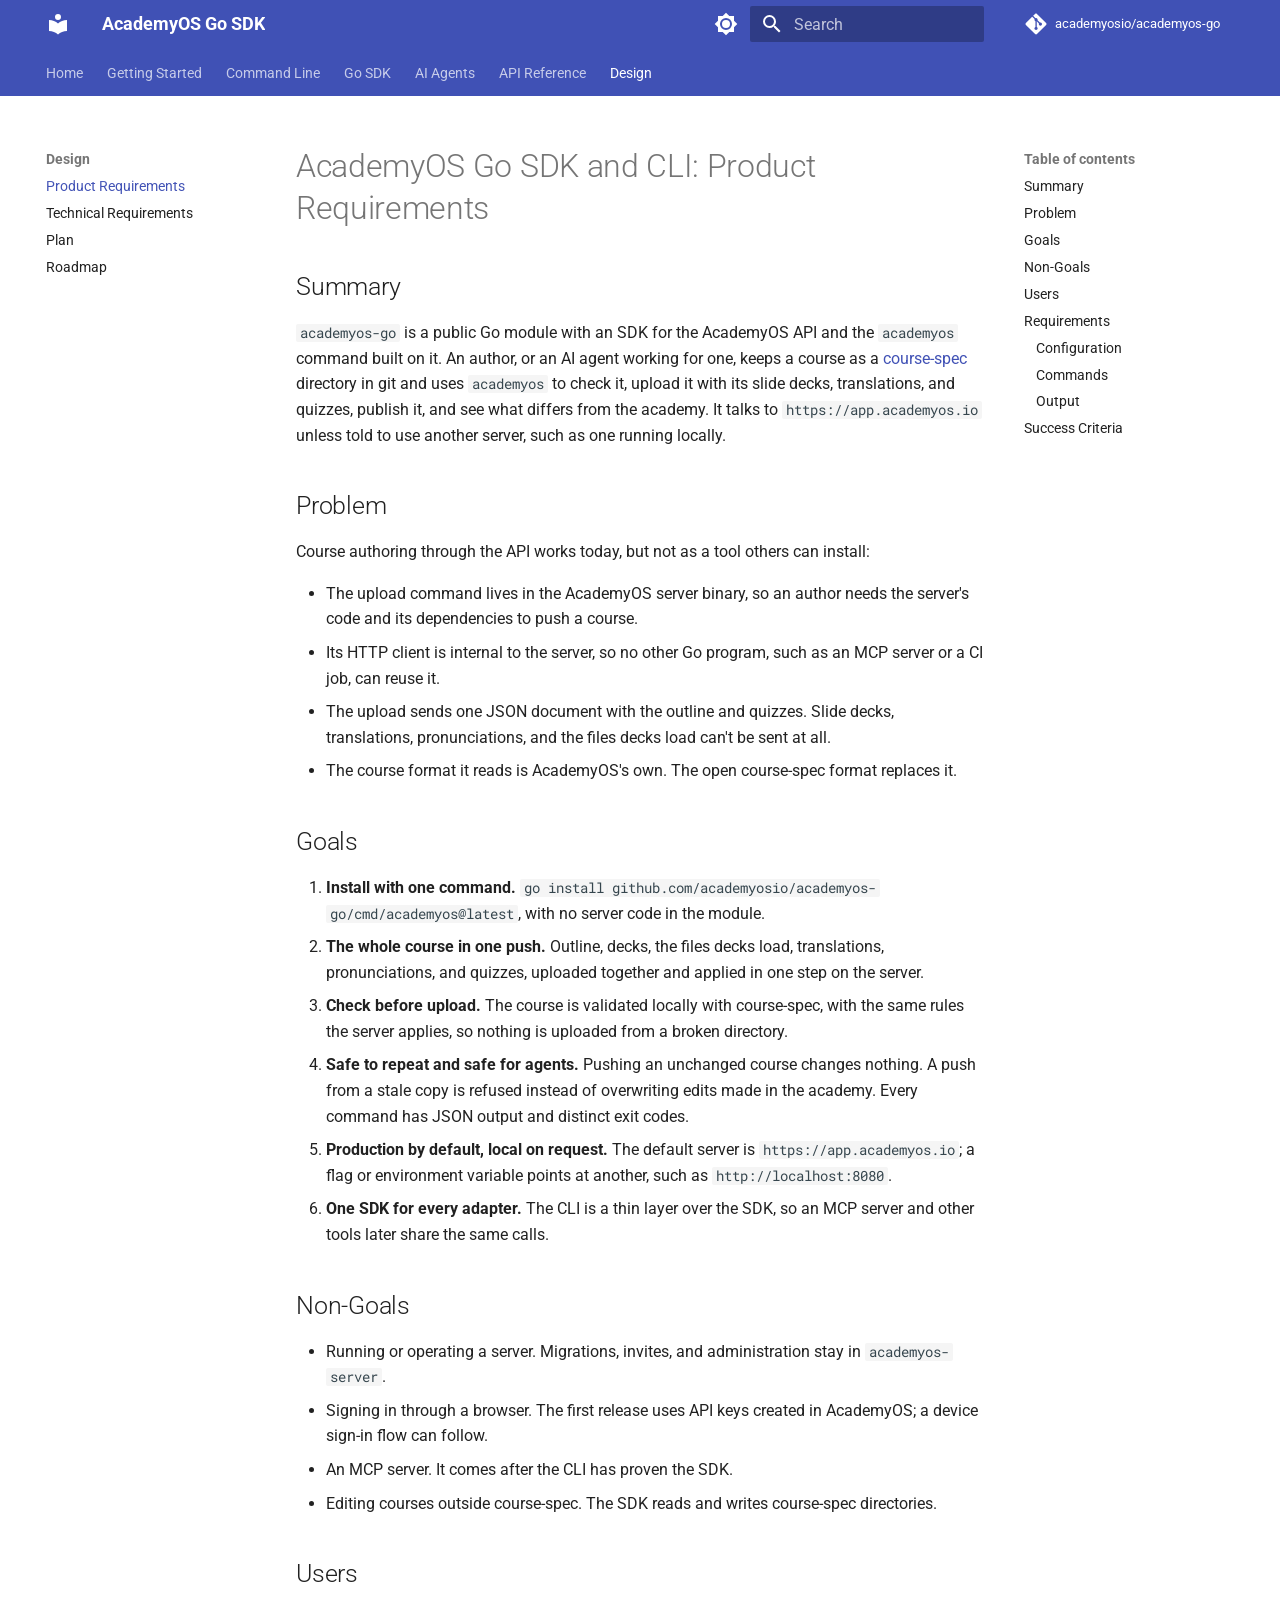
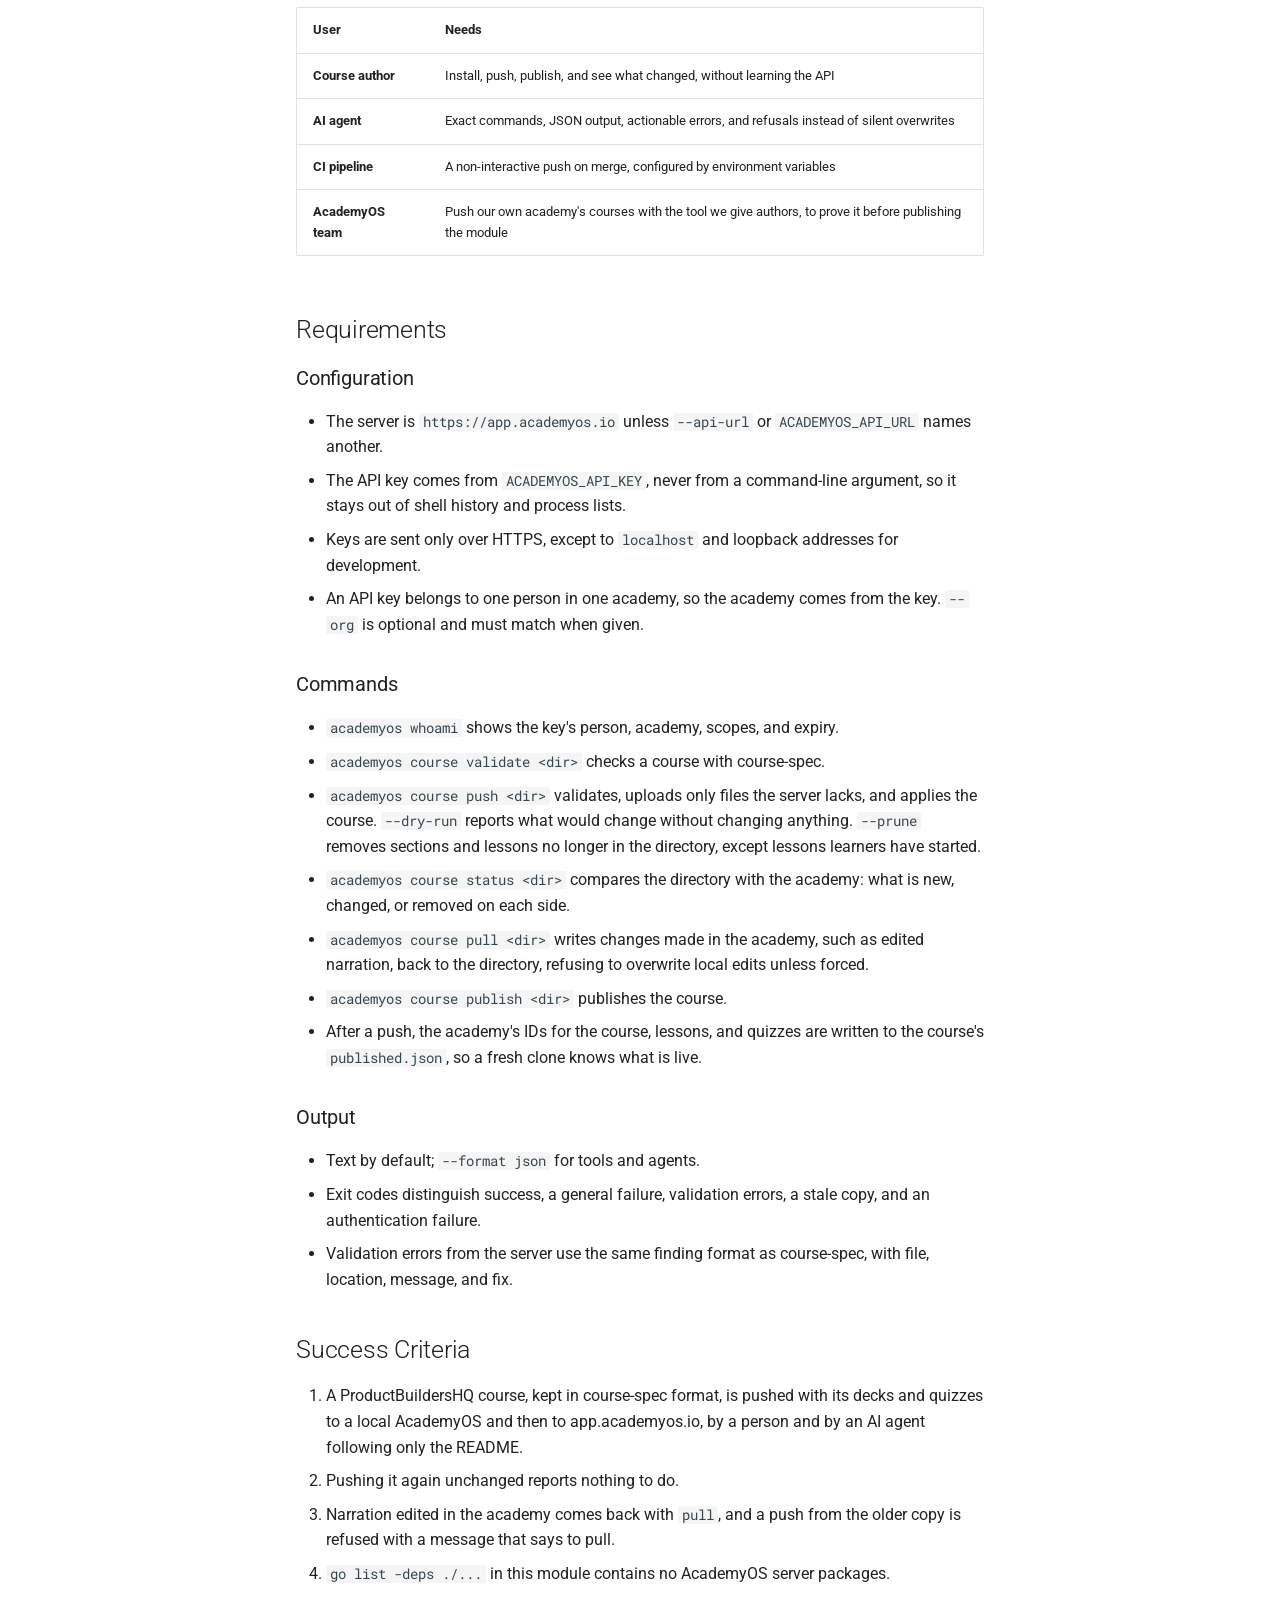
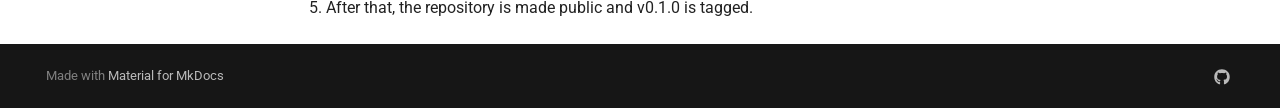
<file: specs/initiatives/INIT-ACADEMYOSGO-001/PRD/index.html>
<!doctype html>
<html lang="en" class="no-js">
  <head>
    
      <meta charset="utf-8">
      <meta name="viewport" content="width=device-width,initial-scale=1">
      
        <meta name="description" content="The Go SDK and command line for AcademyOS, and the AcademyOS API reference">
      
      
      
        <link rel="canonical" href="https://academyosio.github.io/academyos-go/specs/initiatives/INIT-ACADEMYOSGO-001/PRD/">
      
      
        <link rel="prev" href="../../../../api-reference/">
      
      
        <link rel="next" href="../TRD/">
      
      
        
      
      
      <link rel="icon" href="../../../../assets/images/favicon.png">
      <meta name="generator" content="mkdocs-1.6.1, mkdocs-material-9.7.6">
    
    
      
        <title>Product Requirements - AcademyOS Go SDK</title>
      
    
    
      <link rel="stylesheet" href="../../../../assets/stylesheets/main.484c7ddc.min.css">
      
        
        <link rel="stylesheet" href="../../../../assets/stylesheets/palette.ab4e12ef.min.css">
      
      


    
    
      
    
    
      
        
        
        <link rel="preconnect" href="https://fonts.gstatic.com" crossorigin>
        <link rel="stylesheet" href="https://fonts.googleapis.com/css?family=Roboto:300,300i,400,400i,700,700i%7CRoboto+Mono:400,400i,700,700i&display=fallback">
        <style>:root{--md-text-font:"Roboto";--md-code-font:"Roboto Mono"}</style>
      
    
    
    <script>__md_scope=new URL("../../../..",location),__md_hash=e=>[...e].reduce(((e,_)=>(e<<5)-e+_.charCodeAt(0)),0),__md_get=(e,_=localStorage,t=__md_scope)=>JSON.parse(_.getItem(t.pathname+"."+e)),__md_set=(e,_,t=localStorage,a=__md_scope)=>{try{t.setItem(a.pathname+"."+e,JSON.stringify(_))}catch(e){}}</script>
    
      

    
    
  </head>
  
  
    
    
      
    
    
    
    
    <body dir="ltr" data-md-color-scheme="default" data-md-color-primary="indigo" data-md-color-accent="indigo">
  
    
    <input class="md-toggle" data-md-toggle="drawer" type="checkbox" id="__drawer" autocomplete="off">
    <input class="md-toggle" data-md-toggle="search" type="checkbox" id="__search" autocomplete="off">
    <label class="md-overlay" for="__drawer"></label>
    <div data-md-component="skip">
      
        
        <a href="#academyos-go-sdk-and-cli-product-requirements" class="md-skip">
          Skip to content
        </a>
      
    </div>
    <div data-md-component="announce">
      
    </div>
    
    
      

<header class="md-header" data-md-component="header">
  <nav class="md-header__inner md-grid" aria-label="Header">
    <a href="../../../.." title="AcademyOS Go SDK" class="md-header__button md-logo" aria-label="AcademyOS Go SDK" data-md-component="logo">
      
  
  <svg xmlns="http://www.w3.org/2000/svg" viewBox="0 0 24 24"><path d="M12 8a3 3 0 0 0 3-3 3 3 0 0 0-3-3 3 3 0 0 0-3 3 3 3 0 0 0 3 3m0 3.54C9.64 9.35 6.5 8 3 8v11c3.5 0 6.64 1.35 9 3.54 2.36-2.19 5.5-3.54 9-3.54V8c-3.5 0-6.64 1.35-9 3.54"/></svg>

    </a>
    <label class="md-header__button md-icon" for="__drawer">
      
      <svg xmlns="http://www.w3.org/2000/svg" viewBox="0 0 24 24"><path d="M3 6h18v2H3zm0 5h18v2H3zm0 5h18v2H3z"/></svg>
    </label>
    <div class="md-header__title" data-md-component="header-title">
      <div class="md-header__ellipsis">
        <div class="md-header__topic">
          <span class="md-ellipsis">
            AcademyOS Go SDK
          </span>
        </div>
        <div class="md-header__topic" data-md-component="header-topic">
          <span class="md-ellipsis">
            
              Product Requirements
            
          </span>
        </div>
      </div>
    </div>
    
      
        <form class="md-header__option" data-md-component="palette">
  
    
    
    
    <input class="md-option" data-md-color-media="(prefers-color-scheme: light)" data-md-color-scheme="default" data-md-color-primary="indigo" data-md-color-accent="indigo"  aria-label="Switch to dark mode"  type="radio" name="__palette" id="__palette_0">
    
      <label class="md-header__button md-icon" title="Switch to dark mode" for="__palette_1" hidden>
        <svg xmlns="http://www.w3.org/2000/svg" viewBox="0 0 24 24"><path d="M12 8a4 4 0 0 0-4 4 4 4 0 0 0 4 4 4 4 0 0 0 4-4 4 4 0 0 0-4-4m0 10a6 6 0 0 1-6-6 6 6 0 0 1 6-6 6 6 0 0 1 6 6 6 6 0 0 1-6 6m8-9.31V4h-4.69L12 .69 8.69 4H4v4.69L.69 12 4 15.31V20h4.69L12 23.31 15.31 20H20v-4.69L23.31 12z"/></svg>
      </label>
    
  
    
    
    
    <input class="md-option" data-md-color-media="(prefers-color-scheme: dark)" data-md-color-scheme="slate" data-md-color-primary="indigo" data-md-color-accent="indigo"  aria-label="Switch to light mode"  type="radio" name="__palette" id="__palette_1">
    
      <label class="md-header__button md-icon" title="Switch to light mode" for="__palette_0" hidden>
        <svg xmlns="http://www.w3.org/2000/svg" viewBox="0 0 24 24"><path d="M12 18c-.89 0-1.74-.2-2.5-.55C11.56 16.5 13 14.42 13 12s-1.44-4.5-3.5-5.45C10.26 6.2 11.11 6 12 6a6 6 0 0 1 6 6 6 6 0 0 1-6 6m8-9.31V4h-4.69L12 .69 8.69 4H4v4.69L.69 12 4 15.31V20h4.69L12 23.31 15.31 20H20v-4.69L23.31 12z"/></svg>
      </label>
    
  
</form>
      
    
    
      <script>var palette=__md_get("__palette");if(palette&&palette.color){if("(prefers-color-scheme)"===palette.color.media){var media=matchMedia("(prefers-color-scheme: light)"),input=document.querySelector(media.matches?"[data-md-color-media='(prefers-color-scheme: light)']":"[data-md-color-media='(prefers-color-scheme: dark)']");palette.color.media=input.getAttribute("data-md-color-media"),palette.color.scheme=input.getAttribute("data-md-color-scheme"),palette.color.primary=input.getAttribute("data-md-color-primary"),palette.color.accent=input.getAttribute("data-md-color-accent")}for(var[key,value]of Object.entries(palette.color))document.body.setAttribute("data-md-color-"+key,value)}</script>
    
    
    
      
      
        <label class="md-header__button md-icon" for="__search">
          
          <svg xmlns="http://www.w3.org/2000/svg" viewBox="0 0 24 24"><path d="M9.5 3A6.5 6.5 0 0 1 16 9.5c0 1.61-.59 3.09-1.56 4.23l.27.27h.79l5 5-1.5 1.5-5-5v-.79l-.27-.27A6.52 6.52 0 0 1 9.5 16 6.5 6.5 0 0 1 3 9.5 6.5 6.5 0 0 1 9.5 3m0 2C7 5 5 7 5 9.5S7 14 9.5 14 14 12 14 9.5 12 5 9.5 5"/></svg>
        </label>
        <div class="md-search" data-md-component="search" role="dialog">
  <label class="md-search__overlay" for="__search"></label>
  <div class="md-search__inner" role="search">
    <form class="md-search__form" name="search">
      <input type="text" class="md-search__input" name="query" aria-label="Search" placeholder="Search" autocapitalize="off" autocorrect="off" autocomplete="off" spellcheck="false" data-md-component="search-query" required>
      <label class="md-search__icon md-icon" for="__search">
        
        <svg xmlns="http://www.w3.org/2000/svg" viewBox="0 0 24 24"><path d="M9.5 3A6.5 6.5 0 0 1 16 9.5c0 1.61-.59 3.09-1.56 4.23l.27.27h.79l5 5-1.5 1.5-5-5v-.79l-.27-.27A6.52 6.52 0 0 1 9.5 16 6.5 6.5 0 0 1 3 9.5 6.5 6.5 0 0 1 9.5 3m0 2C7 5 5 7 5 9.5S7 14 9.5 14 14 12 14 9.5 12 5 9.5 5"/></svg>
        
        <svg xmlns="http://www.w3.org/2000/svg" viewBox="0 0 24 24"><path d="M20 11v2H8l5.5 5.5-1.42 1.42L4.16 12l7.92-7.92L13.5 5.5 8 11z"/></svg>
      </label>
      <nav class="md-search__options" aria-label="Search">
        
        <button type="reset" class="md-search__icon md-icon" title="Clear" aria-label="Clear" tabindex="-1">
          
          <svg xmlns="http://www.w3.org/2000/svg" viewBox="0 0 24 24"><path d="M19 6.41 17.59 5 12 10.59 6.41 5 5 6.41 10.59 12 5 17.59 6.41 19 12 13.41 17.59 19 19 17.59 13.41 12z"/></svg>
        </button>
      </nav>
      
    </form>
    <div class="md-search__output">
      <div class="md-search__scrollwrap" tabindex="0" data-md-scrollfix>
        <div class="md-search-result" data-md-component="search-result">
          <div class="md-search-result__meta">
            Initializing search
          </div>
          <ol class="md-search-result__list" role="presentation"></ol>
        </div>
      </div>
    </div>
  </div>
</div>
      
    
    
      <div class="md-header__source">
        <a href="https://github.com/academyosio/academyos-go" title="Go to repository" class="md-source" data-md-component="source">
  <div class="md-source__icon md-icon">
    
    <svg xmlns="http://www.w3.org/2000/svg" viewBox="0 0 448 512"><!--! Font Awesome Free 7.1.0 by @fontawesome - https://fontawesome.com License - https://fontawesome.com/license/free (Icons: CC BY 4.0, Fonts: SIL OFL 1.1, Code: MIT License) Copyright 2025 Fonticons, Inc.--><path d="M439.6 236.1 244 40.5c-5.4-5.5-12.8-8.5-20.4-8.5s-15 3-20.4 8.4L162.5 81l51.5 51.5c27.1-9.1 52.7 16.8 43.4 43.7l49.7 49.7c34.2-11.8 61.2 31 35.5 56.7-26.5 26.5-70.2-2.9-56-37.3L240.3 199v121.9c25.3 12.5 22.3 41.8 9.1 55-6.4 6.4-15.2 10.1-24.3 10.1s-17.8-3.6-24.3-10.1c-17.6-17.6-11.1-46.9 11.2-56v-123c-20.8-8.5-24.6-30.7-18.6-45L142.6 101 8.5 235.1C3 240.6 0 247.9 0 255.5s3 15 8.5 20.4l195.6 195.7c5.4 5.4 12.7 8.4 20.4 8.4s15-3 20.4-8.4l194.7-194.7c5.4-5.4 8.4-12.8 8.4-20.4s-3-15-8.4-20.4"/></svg>
  </div>
  <div class="md-source__repository">
    academyosio/academyos-go
  </div>
</a>
      </div>
    
  </nav>
  
</header>
    
    <div class="md-container" data-md-component="container">
      
      
        
          
            
<nav class="md-tabs" aria-label="Tabs" data-md-component="tabs">
  <div class="md-grid">
    <ul class="md-tabs__list">
      
        
  
  
  
  
    <li class="md-tabs__item">
      <a href="../../../.." class="md-tabs__link">
        
  
  
    
  
  Home

      </a>
    </li>
  

      
        
  
  
  
  
    <li class="md-tabs__item">
      <a href="../../../../getting-started/" class="md-tabs__link">
        
  
  
    
  
  Getting Started

      </a>
    </li>
  

      
        
  
  
  
  
    <li class="md-tabs__item">
      <a href="../../../../cli/" class="md-tabs__link">
        
  
  
    
  
  Command Line

      </a>
    </li>
  

      
        
  
  
  
  
    <li class="md-tabs__item">
      <a href="../../../../sdk/" class="md-tabs__link">
        
  
  
    
  
  Go SDK

      </a>
    </li>
  

      
        
  
  
  
  
    <li class="md-tabs__item">
      <a href="../../../../agents/" class="md-tabs__link">
        
  
  
    
  
  AI Agents

      </a>
    </li>
  

      
        
  
  
  
  
    
    
      <li class="md-tabs__item">
        <a href="../../../../api/" class="md-tabs__link">
          
  
  
  API Reference

        </a>
      </li>
    
  

      
        
  
  
  
    
  
  
    
    
      <li class="md-tabs__item md-tabs__item--active">
        <a href="./" class="md-tabs__link">
          
  
  
  Design

        </a>
      </li>
    
  

      
    </ul>
  </div>
</nav>
          
        
      
      <main class="md-main" data-md-component="main">
        <div class="md-main__inner md-grid">
          
            
              
              <div class="md-sidebar md-sidebar--primary" data-md-component="sidebar" data-md-type="navigation" >
                <div class="md-sidebar__scrollwrap">
                  <div class="md-sidebar__inner">
                    


  


<nav class="md-nav md-nav--primary md-nav--lifted" aria-label="Navigation" data-md-level="0">
  <label class="md-nav__title" for="__drawer">
    <a href="../../../.." title="AcademyOS Go SDK" class="md-nav__button md-logo" aria-label="AcademyOS Go SDK" data-md-component="logo">
      
  
  <svg xmlns="http://www.w3.org/2000/svg" viewBox="0 0 24 24"><path d="M12 8a3 3 0 0 0 3-3 3 3 0 0 0-3-3 3 3 0 0 0-3 3 3 3 0 0 0 3 3m0 3.54C9.64 9.35 6.5 8 3 8v11c3.5 0 6.64 1.35 9 3.54 2.36-2.19 5.5-3.54 9-3.54V8c-3.5 0-6.64 1.35-9 3.54"/></svg>

    </a>
    AcademyOS Go SDK
  </label>
  
    <div class="md-nav__source">
      <a href="https://github.com/academyosio/academyos-go" title="Go to repository" class="md-source" data-md-component="source">
  <div class="md-source__icon md-icon">
    
    <svg xmlns="http://www.w3.org/2000/svg" viewBox="0 0 448 512"><!--! Font Awesome Free 7.1.0 by @fontawesome - https://fontawesome.com License - https://fontawesome.com/license/free (Icons: CC BY 4.0, Fonts: SIL OFL 1.1, Code: MIT License) Copyright 2025 Fonticons, Inc.--><path d="M439.6 236.1 244 40.5c-5.4-5.5-12.8-8.5-20.4-8.5s-15 3-20.4 8.4L162.5 81l51.5 51.5c27.1-9.1 52.7 16.8 43.4 43.7l49.7 49.7c34.2-11.8 61.2 31 35.5 56.7-26.5 26.5-70.2-2.9-56-37.3L240.3 199v121.9c25.3 12.5 22.3 41.8 9.1 55-6.4 6.4-15.2 10.1-24.3 10.1s-17.8-3.6-24.3-10.1c-17.6-17.6-11.1-46.9 11.2-56v-123c-20.8-8.5-24.6-30.7-18.6-45L142.6 101 8.5 235.1C3 240.6 0 247.9 0 255.5s3 15 8.5 20.4l195.6 195.7c5.4 5.4 12.7 8.4 20.4 8.4s15-3 20.4-8.4l194.7-194.7c5.4-5.4 8.4-12.8 8.4-20.4s-3-15-8.4-20.4"/></svg>
  </div>
  <div class="md-source__repository">
    academyosio/academyos-go
  </div>
</a>
    </div>
  
  <ul class="md-nav__list" data-md-scrollfix>
    
      
      
  
  
  
  
    <li class="md-nav__item">
      <a href="../../../.." class="md-nav__link">
        
  
  
  <span class="md-ellipsis">
    
  
    Home
  

    
  </span>
  
  

      </a>
    </li>
  

    
      
      
  
  
  
  
    <li class="md-nav__item">
      <a href="../../../../getting-started/" class="md-nav__link">
        
  
  
  <span class="md-ellipsis">
    
  
    Getting Started
  

    
  </span>
  
  

      </a>
    </li>
  

    
      
      
  
  
  
  
    <li class="md-nav__item">
      <a href="../../../../cli/" class="md-nav__link">
        
  
  
  <span class="md-ellipsis">
    
  
    Command Line
  

    
  </span>
  
  

      </a>
    </li>
  

    
      
      
  
  
  
  
    <li class="md-nav__item">
      <a href="../../../../sdk/" class="md-nav__link">
        
  
  
  <span class="md-ellipsis">
    
  
    Go SDK
  

    
  </span>
  
  

      </a>
    </li>
  

    
      
      
  
  
  
  
    <li class="md-nav__item">
      <a href="../../../../agents/" class="md-nav__link">
        
  
  
  <span class="md-ellipsis">
    
  
    AI Agents
  

    
  </span>
  
  

      </a>
    </li>
  

    
      
      
  
  
  
  
    
    
    
    
      
      
        
      
    
    
    <li class="md-nav__item md-nav__item--nested">
      
        
        
        <input class="md-nav__toggle md-toggle " type="checkbox" id="__nav_6" >
        
          
          <label class="md-nav__link" for="__nav_6" id="__nav_6_label" tabindex="0">
            
  
  
  <span class="md-ellipsis">
    
  
    API Reference
  

    
  </span>
  
  

            <span class="md-nav__icon md-icon"></span>
          </label>
        
        <nav class="md-nav" data-md-level="1" aria-labelledby="__nav_6_label" aria-expanded="false">
          <label class="md-nav__title" for="__nav_6">
            <span class="md-nav__icon md-icon"></span>
            
  
    API Reference
  

          </label>
          <ul class="md-nav__list" data-md-scrollfix>
            
              
                
  
  
  
  
    <li class="md-nav__item">
      <a href="../../../../api/" class="md-nav__link">
        
  
  
  <span class="md-ellipsis">
    
  
    Overview
  

    
  </span>
  
  

      </a>
    </li>
  

              
            
              
                
  
  
  
  
    <li class="md-nav__item">
      <a href="../../../../api-reference/" class="md-nav__link">
        
  
  
  <span class="md-ellipsis">
    
  
    Reference (Scalar)
  

    
  </span>
  
  

      </a>
    </li>
  

              
            
          </ul>
        </nav>
      
    </li>
  

    
      
      
  
  
    
  
  
  
    
    
    
    
      
        
        
      
      
        
      
    
    
    <li class="md-nav__item md-nav__item--active md-nav__item--section md-nav__item--nested">
      
        
        
        <input class="md-nav__toggle md-toggle " type="checkbox" id="__nav_7" checked>
        
          
          <label class="md-nav__link" for="__nav_7" id="__nav_7_label" tabindex="">
            
  
  
  <span class="md-ellipsis">
    
  
    Design
  

    
  </span>
  
  

            <span class="md-nav__icon md-icon"></span>
          </label>
        
        <nav class="md-nav" data-md-level="1" aria-labelledby="__nav_7_label" aria-expanded="true">
          <label class="md-nav__title" for="__nav_7">
            <span class="md-nav__icon md-icon"></span>
            
  
    Design
  

          </label>
          <ul class="md-nav__list" data-md-scrollfix>
            
              
                
  
  
    
  
  
  
    <li class="md-nav__item md-nav__item--active">
      
      <input class="md-nav__toggle md-toggle" type="checkbox" id="__toc">
      
      
        
      
      
        <label class="md-nav__link md-nav__link--active" for="__toc">
          
  
  
  <span class="md-ellipsis">
    
  
    Product Requirements
  

    
  </span>
  
  

          <span class="md-nav__icon md-icon"></span>
        </label>
      
      <a href="./" class="md-nav__link md-nav__link--active">
        
  
  
  <span class="md-ellipsis">
    
  
    Product Requirements
  

    
  </span>
  
  

      </a>
      
        

<nav class="md-nav md-nav--secondary" aria-label="Table of contents">
  
  
  
    
  
  
    <label class="md-nav__title" for="__toc">
      <span class="md-nav__icon md-icon"></span>
      Table of contents
    </label>
    <ul class="md-nav__list" data-md-component="toc" data-md-scrollfix>
      
        <li class="md-nav__item">
  <a href="#summary" class="md-nav__link">
    <span class="md-ellipsis">
      
        Summary
      
    </span>
  </a>
  
</li>
      
        <li class="md-nav__item">
  <a href="#problem" class="md-nav__link">
    <span class="md-ellipsis">
      
        Problem
      
    </span>
  </a>
  
</li>
      
        <li class="md-nav__item">
  <a href="#goals" class="md-nav__link">
    <span class="md-ellipsis">
      
        Goals
      
    </span>
  </a>
  
</li>
      
        <li class="md-nav__item">
  <a href="#non-goals" class="md-nav__link">
    <span class="md-ellipsis">
      
        Non-Goals
      
    </span>
  </a>
  
</li>
      
        <li class="md-nav__item">
  <a href="#users" class="md-nav__link">
    <span class="md-ellipsis">
      
        Users
      
    </span>
  </a>
  
</li>
      
        <li class="md-nav__item">
  <a href="#requirements" class="md-nav__link">
    <span class="md-ellipsis">
      
        Requirements
      
    </span>
  </a>
  
    <nav class="md-nav" aria-label="Requirements">
      <ul class="md-nav__list">
        
          <li class="md-nav__item">
  <a href="#configuration" class="md-nav__link">
    <span class="md-ellipsis">
      
        Configuration
      
    </span>
  </a>
  
</li>
        
          <li class="md-nav__item">
  <a href="#commands" class="md-nav__link">
    <span class="md-ellipsis">
      
        Commands
      
    </span>
  </a>
  
</li>
        
          <li class="md-nav__item">
  <a href="#output" class="md-nav__link">
    <span class="md-ellipsis">
      
        Output
      
    </span>
  </a>
  
</li>
        
      </ul>
    </nav>
  
</li>
      
        <li class="md-nav__item">
  <a href="#success-criteria" class="md-nav__link">
    <span class="md-ellipsis">
      
        Success Criteria
      
    </span>
  </a>
  
</li>
      
    </ul>
  
</nav>
      
    </li>
  

              
            
              
                
  
  
  
  
    <li class="md-nav__item">
      <a href="../TRD/" class="md-nav__link">
        
  
  
  <span class="md-ellipsis">
    
  
    Technical Requirements
  

    
  </span>
  
  

      </a>
    </li>
  

              
            
              
                
  
  
  
  
    <li class="md-nav__item">
      <a href="../PLAN/" class="md-nav__link">
        
  
  
  <span class="md-ellipsis">
    
  
    Plan
  

    
  </span>
  
  

      </a>
    </li>
  

              
            
              
                
  
  
  
  
    <li class="md-nav__item">
      <a href="../ROADMAP/" class="md-nav__link">
        
  
  
  <span class="md-ellipsis">
    
  
    Roadmap
  

    
  </span>
  
  

      </a>
    </li>
  

              
            
          </ul>
        </nav>
      
    </li>
  

    
  </ul>
</nav>
                  </div>
                </div>
              </div>
            
            
              
              <div class="md-sidebar md-sidebar--secondary" data-md-component="sidebar" data-md-type="toc" >
                <div class="md-sidebar__scrollwrap">
                  <div class="md-sidebar__inner">
                    

<nav class="md-nav md-nav--secondary" aria-label="Table of contents">
  
  
  
    
  
  
    <label class="md-nav__title" for="__toc">
      <span class="md-nav__icon md-icon"></span>
      Table of contents
    </label>
    <ul class="md-nav__list" data-md-component="toc" data-md-scrollfix>
      
        <li class="md-nav__item">
  <a href="#summary" class="md-nav__link">
    <span class="md-ellipsis">
      
        Summary
      
    </span>
  </a>
  
</li>
      
        <li class="md-nav__item">
  <a href="#problem" class="md-nav__link">
    <span class="md-ellipsis">
      
        Problem
      
    </span>
  </a>
  
</li>
      
        <li class="md-nav__item">
  <a href="#goals" class="md-nav__link">
    <span class="md-ellipsis">
      
        Goals
      
    </span>
  </a>
  
</li>
      
        <li class="md-nav__item">
  <a href="#non-goals" class="md-nav__link">
    <span class="md-ellipsis">
      
        Non-Goals
      
    </span>
  </a>
  
</li>
      
        <li class="md-nav__item">
  <a href="#users" class="md-nav__link">
    <span class="md-ellipsis">
      
        Users
      
    </span>
  </a>
  
</li>
      
        <li class="md-nav__item">
  <a href="#requirements" class="md-nav__link">
    <span class="md-ellipsis">
      
        Requirements
      
    </span>
  </a>
  
    <nav class="md-nav" aria-label="Requirements">
      <ul class="md-nav__list">
        
          <li class="md-nav__item">
  <a href="#configuration" class="md-nav__link">
    <span class="md-ellipsis">
      
        Configuration
      
    </span>
  </a>
  
</li>
        
          <li class="md-nav__item">
  <a href="#commands" class="md-nav__link">
    <span class="md-ellipsis">
      
        Commands
      
    </span>
  </a>
  
</li>
        
          <li class="md-nav__item">
  <a href="#output" class="md-nav__link">
    <span class="md-ellipsis">
      
        Output
      
    </span>
  </a>
  
</li>
        
      </ul>
    </nav>
  
</li>
      
        <li class="md-nav__item">
  <a href="#success-criteria" class="md-nav__link">
    <span class="md-ellipsis">
      
        Success Criteria
      
    </span>
  </a>
  
</li>
      
    </ul>
  
</nav>
                  </div>
                </div>
              </div>
            
          
          
            <div class="md-content" data-md-component="content">
              
              <article class="md-content__inner md-typeset">
                
                  


  
  


<h1 id="academyos-go-sdk-and-cli-product-requirements">AcademyOS Go SDK and CLI: Product Requirements<a class="headerlink" href="#academyos-go-sdk-and-cli-product-requirements" title="Permanent link">&para;</a></h1>
<h2 id="summary">Summary<a class="headerlink" href="#summary" title="Permanent link">&para;</a></h2>
<p><code>academyos-go</code> is a public Go module with an SDK for the AcademyOS API and the <code>academyos</code> command built on it. An author, or an AI agent working for one, keeps a course as a <a href="https://github.com/academyosio/course-spec">course-spec</a> directory in git and uses <code>academyos</code> to check it, upload it with its slide decks, translations, and quizzes, publish it, and see what differs from the academy. It talks to <code>https://app.academyos.io</code> unless told to use another server, such as one running locally.</p>
<h2 id="problem">Problem<a class="headerlink" href="#problem" title="Permanent link">&para;</a></h2>
<p>Course authoring through the API works today, but not as a tool others can install:</p>
<ul>
<li>The upload command lives in the AcademyOS server binary, so an author needs the server's code and its dependencies to push a course.</li>
<li>Its HTTP client is internal to the server, so no other Go program, such as an MCP server or a CI job, can reuse it.</li>
<li>The upload sends one JSON document with the outline and quizzes. Slide decks, translations, pronunciations, and the files decks load can't be sent at all.</li>
<li>The course format it reads is AcademyOS's own. The open course-spec format replaces it.</li>
</ul>
<h2 id="goals">Goals<a class="headerlink" href="#goals" title="Permanent link">&para;</a></h2>
<ol>
<li><strong>Install with one command.</strong> <code>go install github.com/academyosio/academyos-go/cmd/academyos@latest</code>, with no server code in the module.</li>
<li><strong>The whole course in one push.</strong> Outline, decks, the files decks load, translations, pronunciations, and quizzes, uploaded together and applied in one step on the server.</li>
<li><strong>Check before upload.</strong> The course is validated locally with course-spec, with the same rules the server applies, so nothing is uploaded from a broken directory.</li>
<li><strong>Safe to repeat and safe for agents.</strong> Pushing an unchanged course changes nothing. A push from a stale copy is refused instead of overwriting edits made in the academy. Every command has JSON output and distinct exit codes.</li>
<li><strong>Production by default, local on request.</strong> The default server is <code>https://app.academyos.io</code>; a flag or environment variable points at another, such as <code>http://localhost:8080</code>.</li>
<li><strong>One SDK for every adapter.</strong> The CLI is a thin layer over the SDK, so an MCP server and other tools later share the same calls.</li>
</ol>
<h2 id="non-goals">Non-Goals<a class="headerlink" href="#non-goals" title="Permanent link">&para;</a></h2>
<ul>
<li>Running or operating a server. Migrations, invites, and administration stay in <code>academyos-server</code>.</li>
<li>Signing in through a browser. The first release uses API keys created in AcademyOS; a device sign-in flow can follow.</li>
<li>An MCP server. It comes after the CLI has proven the SDK.</li>
<li>Editing courses outside course-spec. The SDK reads and writes course-spec directories.</li>
</ul>
<h2 id="users">Users<a class="headerlink" href="#users" title="Permanent link">&para;</a></h2>
<table>
<thead>
<tr>
<th>User</th>
<th>Needs</th>
</tr>
</thead>
<tbody>
<tr>
<td><strong>Course author</strong></td>
<td>Install, push, publish, and see what changed, without learning the API</td>
</tr>
<tr>
<td><strong>AI agent</strong></td>
<td>Exact commands, JSON output, actionable errors, and refusals instead of silent overwrites</td>
</tr>
<tr>
<td><strong>CI pipeline</strong></td>
<td>A non-interactive push on merge, configured by environment variables</td>
</tr>
<tr>
<td><strong>AcademyOS team</strong></td>
<td>Push our own academy's courses with the tool we give authors, to prove it before publishing the module</td>
</tr>
</tbody>
</table>
<h2 id="requirements">Requirements<a class="headerlink" href="#requirements" title="Permanent link">&para;</a></h2>
<h3 id="configuration">Configuration<a class="headerlink" href="#configuration" title="Permanent link">&para;</a></h3>
<ul>
<li>The server is <code>https://app.academyos.io</code> unless <code>--api-url</code> or <code>ACADEMYOS_API_URL</code> names another.</li>
<li>The API key comes from <code>ACADEMYOS_API_KEY</code>, never from a command-line argument, so it stays out of shell history and process lists.</li>
<li>Keys are sent only over HTTPS, except to <code>localhost</code> and loopback addresses for development.</li>
<li>An API key belongs to one person in one academy, so the academy comes from the key. <code>--org</code> is optional and must match when given.</li>
</ul>
<h3 id="commands">Commands<a class="headerlink" href="#commands" title="Permanent link">&para;</a></h3>
<ul>
<li><code>academyos whoami</code> shows the key's person, academy, scopes, and expiry.</li>
<li><code>academyos course validate &lt;dir&gt;</code> checks a course with course-spec.</li>
<li><code>academyos course push &lt;dir&gt;</code> validates, uploads only files the server lacks, and applies the course. <code>--dry-run</code> reports what would change without changing anything. <code>--prune</code> removes sections and lessons no longer in the directory, except lessons learners have started.</li>
<li><code>academyos course status &lt;dir&gt;</code> compares the directory with the academy: what is new, changed, or removed on each side.</li>
<li><code>academyos course pull &lt;dir&gt;</code> writes changes made in the academy, such as edited narration, back to the directory, refusing to overwrite local edits unless forced.</li>
<li><code>academyos course publish &lt;dir&gt;</code> publishes the course.</li>
<li>After a push, the academy's IDs for the course, lessons, and quizzes are written to the course's <code>published.json</code>, so a fresh clone knows what is live.</li>
</ul>
<h3 id="output">Output<a class="headerlink" href="#output" title="Permanent link">&para;</a></h3>
<ul>
<li>Text by default; <code>--format json</code> for tools and agents.</li>
<li>Exit codes distinguish success, a general failure, validation errors, a stale copy, and an authentication failure.</li>
<li>Validation errors from the server use the same finding format as course-spec, with file, location, message, and fix.</li>
</ul>
<h2 id="success-criteria">Success Criteria<a class="headerlink" href="#success-criteria" title="Permanent link">&para;</a></h2>
<ol>
<li>A ProductBuildersHQ course, kept in course-spec format, is pushed with its decks and quizzes to a local AcademyOS and then to app.academyos.io, by a person and by an AI agent following only the README.</li>
<li>Pushing it again unchanged reports nothing to do.</li>
<li>Narration edited in the academy comes back with <code>pull</code>, and a push from the older copy is refused with a message that says to pull.</li>
<li><code>go list -deps ./...</code> in this module contains no AcademyOS server packages.</li>
<li>After that, the repository is made public and v0.1.0 is tagged.</li>
</ol>












                
              </article>
            </div>
          
          
<script>var target=document.getElementById(location.hash.slice(1));target&&target.name&&(target.checked=target.name.startsWith("__tabbed_"))</script>
        </div>
        
          <button type="button" class="md-top md-icon" data-md-component="top" hidden>
  
  <svg xmlns="http://www.w3.org/2000/svg" viewBox="0 0 24 24"><path d="M13 20h-2V8l-5.5 5.5-1.42-1.42L12 4.16l7.92 7.92-1.42 1.42L13 8z"/></svg>
  Back to top
</button>
        
      </main>
      
        <footer class="md-footer">
  
  <div class="md-footer-meta md-typeset">
    <div class="md-footer-meta__inner md-grid">
      <div class="md-copyright">
  
  
    Made with
    <a href="https://squidfunk.github.io/mkdocs-material/" target="_blank" rel="noopener">
      Material for MkDocs
    </a>
  
</div>
      
        
<div class="md-social">
  
    
    
    
    
      
      
    
    <a href="https://github.com/academyosio/academyos-go" target="_blank" rel="noopener" title="github.com" class="md-social__link">
      <svg xmlns="http://www.w3.org/2000/svg" viewBox="0 0 512 512"><!--! Font Awesome Free 7.1.0 by @fontawesome - https://fontawesome.com License - https://fontawesome.com/license/free (Icons: CC BY 4.0, Fonts: SIL OFL 1.1, Code: MIT License) Copyright 2025 Fonticons, Inc.--><path d="M173.9 397.4c0 2-2.3 3.6-5.2 3.6-3.3.3-5.6-1.3-5.6-3.6 0-2 2.3-3.6 5.2-3.6 3-.3 5.6 1.3 5.6 3.6m-31.1-4.5c-.7 2 1.3 4.3 4.3 4.9 2.6 1 5.6 0 6.2-2s-1.3-4.3-4.3-5.2c-2.6-.7-5.5.3-6.2 2.3m44.2-1.7c-2.9.7-4.9 2.6-4.6 4.9.3 2 2.9 3.3 5.9 2.6 2.9-.7 4.9-2.6 4.6-4.6-.3-1.9-3-3.2-5.9-2.9M252.8 8C114.1 8 8 113.3 8 252c0 110.9 69.8 205.8 169.5 239.2 12.8 2.3 17.3-5.6 17.3-12.1 0-6.2-.3-40.4-.3-61.4 0 0-70 15-84.7-29.8 0 0-11.4-29.1-27.8-36.6 0 0-22.9-15.7 1.6-15.4 0 0 24.9 2 38.6 25.8 21.9 38.6 58.6 27.5 72.9 20.9 2.3-16 8.8-27.1 16-33.7-55.9-6.2-112.3-14.3-112.3-110.5 0-27.5 7.6-41.3 23.6-58.9-2.6-6.5-11.1-33.3 2.6-67.9 20.9-6.5 69 27 69 27 20-5.6 41.5-8.5 62.8-8.5s42.8 2.9 62.8 8.5c0 0 48.1-33.6 69-27 13.7 34.7 5.2 61.4 2.6 67.9 16 17.7 25.8 31.5 25.8 58.9 0 96.5-58.9 104.2-114.8 110.5 9.2 7.9 17 22.9 17 46.4 0 33.7-.3 75.4-.3 83.6 0 6.5 4.6 14.4 17.3 12.1C436.2 457.8 504 362.9 504 252 504 113.3 391.5 8 252.8 8M105.2 352.9c-1.3 1-1 3.3.7 5.2 1.6 1.6 3.9 2.3 5.2 1 1.3-1 1-3.3-.7-5.2-1.6-1.6-3.9-2.3-5.2-1m-10.8-8.1c-.7 1.3.3 2.9 2.3 3.9 1.6 1 3.6.7 4.3-.7.7-1.3-.3-2.9-2.3-3.9-2-.6-3.6-.3-4.3.7m32.4 35.6c-1.6 1.3-1 4.3 1.3 6.2 2.3 2.3 5.2 2.6 6.5 1 1.3-1.3.7-4.3-1.3-6.2-2.2-2.3-5.2-2.6-6.5-1m-11.4-14.7c-1.6 1-1.6 3.6 0 5.9s4.3 3.3 5.6 2.3c1.6-1.3 1.6-3.9 0-6.2-1.4-2.3-4-3.3-5.6-2"/></svg>
    </a>
  
</div>
      
    </div>
  </div>
</footer>
      
    </div>
    <div class="md-dialog" data-md-component="dialog">
      <div class="md-dialog__inner md-typeset"></div>
    </div>
    
    
    
      
      
      <script id="__config" type="application/json">{"annotate": null, "base": "../../../..", "features": ["navigation.tabs", "navigation.sections", "navigation.top", "search.highlight", "content.code.copy"], "search": "../../../../assets/javascripts/workers/search.2c215733.min.js", "tags": null, "translations": {"clipboard.copied": "Copied to clipboard", "clipboard.copy": "Copy to clipboard", "search.result.more.one": "1 more on this page", "search.result.more.other": "# more on this page", "search.result.none": "No matching documents", "search.result.one": "1 matching document", "search.result.other": "# matching documents", "search.result.placeholder": "Type to start searching", "search.result.term.missing": "Missing", "select.version": "Select version"}, "version": null}</script>
    
    
      <script src="../../../../assets/javascripts/bundle.79ae519e.min.js"></script>
      
    
  </body>
</html>
</file>
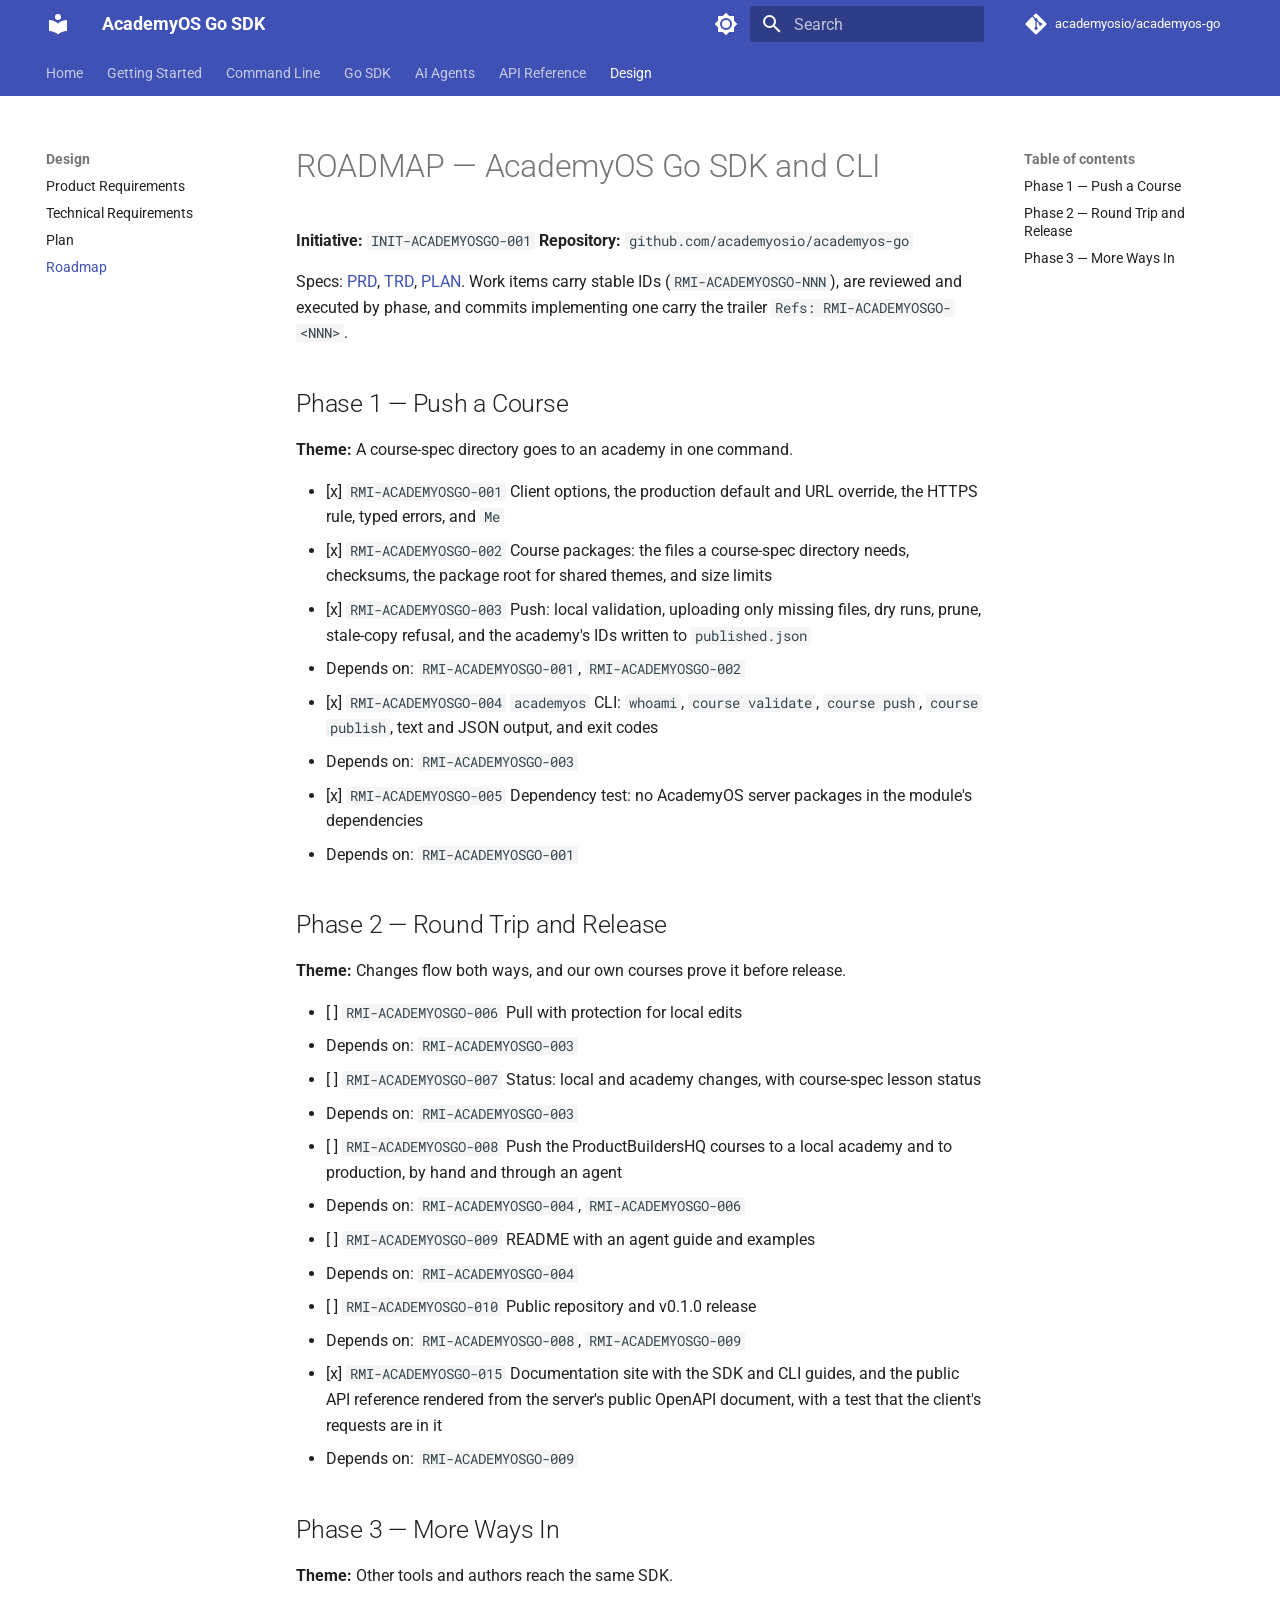
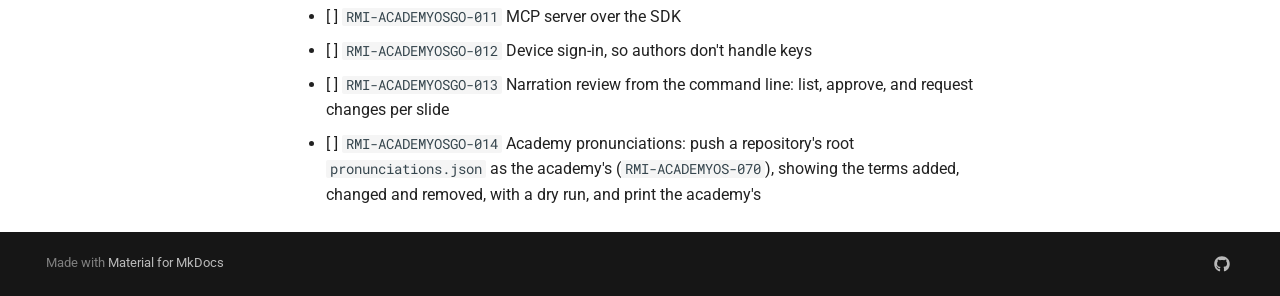
<file: specs/initiatives/INIT-ACADEMYOSGO-001/ROADMAP/index.html>
<!doctype html>
<html lang="en" class="no-js">
  <head>
    
      <meta charset="utf-8">
      <meta name="viewport" content="width=device-width,initial-scale=1">
      
        <meta name="description" content="The Go SDK and command line for AcademyOS, and the AcademyOS API reference">
      
      
      
        <link rel="canonical" href="https://academyosio.github.io/academyos-go/specs/initiatives/INIT-ACADEMYOSGO-001/ROADMAP/">
      
      
        <link rel="prev" href="../PLAN/">
      
      
      
        
      
      
      <link rel="icon" href="../../../../assets/images/favicon.png">
      <meta name="generator" content="mkdocs-1.6.1, mkdocs-material-9.7.6">
    
    
      
        <title>Roadmap - AcademyOS Go SDK</title>
      
    
    
      <link rel="stylesheet" href="../../../../assets/stylesheets/main.484c7ddc.min.css">
      
        
        <link rel="stylesheet" href="../../../../assets/stylesheets/palette.ab4e12ef.min.css">
      
      


    
    
      
    
    
      
        
        
        <link rel="preconnect" href="https://fonts.gstatic.com" crossorigin>
        <link rel="stylesheet" href="https://fonts.googleapis.com/css?family=Roboto:300,300i,400,400i,700,700i%7CRoboto+Mono:400,400i,700,700i&display=fallback">
        <style>:root{--md-text-font:"Roboto";--md-code-font:"Roboto Mono"}</style>
      
    
    
    <script>__md_scope=new URL("../../../..",location),__md_hash=e=>[...e].reduce(((e,_)=>(e<<5)-e+_.charCodeAt(0)),0),__md_get=(e,_=localStorage,t=__md_scope)=>JSON.parse(_.getItem(t.pathname+"."+e)),__md_set=(e,_,t=localStorage,a=__md_scope)=>{try{t.setItem(a.pathname+"."+e,JSON.stringify(_))}catch(e){}}</script>
    
      

    
    
  </head>
  
  
    
    
      
    
    
    
    
    <body dir="ltr" data-md-color-scheme="default" data-md-color-primary="indigo" data-md-color-accent="indigo">
  
    
    <input class="md-toggle" data-md-toggle="drawer" type="checkbox" id="__drawer" autocomplete="off">
    <input class="md-toggle" data-md-toggle="search" type="checkbox" id="__search" autocomplete="off">
    <label class="md-overlay" for="__drawer"></label>
    <div data-md-component="skip">
      
        
        <a href="#roadmap-academyos-go-sdk-and-cli" class="md-skip">
          Skip to content
        </a>
      
    </div>
    <div data-md-component="announce">
      
    </div>
    
    
      

<header class="md-header" data-md-component="header">
  <nav class="md-header__inner md-grid" aria-label="Header">
    <a href="../../../.." title="AcademyOS Go SDK" class="md-header__button md-logo" aria-label="AcademyOS Go SDK" data-md-component="logo">
      
  
  <svg xmlns="http://www.w3.org/2000/svg" viewBox="0 0 24 24"><path d="M12 8a3 3 0 0 0 3-3 3 3 0 0 0-3-3 3 3 0 0 0-3 3 3 3 0 0 0 3 3m0 3.54C9.64 9.35 6.5 8 3 8v11c3.5 0 6.64 1.35 9 3.54 2.36-2.19 5.5-3.54 9-3.54V8c-3.5 0-6.64 1.35-9 3.54"/></svg>

    </a>
    <label class="md-header__button md-icon" for="__drawer">
      
      <svg xmlns="http://www.w3.org/2000/svg" viewBox="0 0 24 24"><path d="M3 6h18v2H3zm0 5h18v2H3zm0 5h18v2H3z"/></svg>
    </label>
    <div class="md-header__title" data-md-component="header-title">
      <div class="md-header__ellipsis">
        <div class="md-header__topic">
          <span class="md-ellipsis">
            AcademyOS Go SDK
          </span>
        </div>
        <div class="md-header__topic" data-md-component="header-topic">
          <span class="md-ellipsis">
            
              Roadmap
            
          </span>
        </div>
      </div>
    </div>
    
      
        <form class="md-header__option" data-md-component="palette">
  
    
    
    
    <input class="md-option" data-md-color-media="(prefers-color-scheme: light)" data-md-color-scheme="default" data-md-color-primary="indigo" data-md-color-accent="indigo"  aria-label="Switch to dark mode"  type="radio" name="__palette" id="__palette_0">
    
      <label class="md-header__button md-icon" title="Switch to dark mode" for="__palette_1" hidden>
        <svg xmlns="http://www.w3.org/2000/svg" viewBox="0 0 24 24"><path d="M12 8a4 4 0 0 0-4 4 4 4 0 0 0 4 4 4 4 0 0 0 4-4 4 4 0 0 0-4-4m0 10a6 6 0 0 1-6-6 6 6 0 0 1 6-6 6 6 0 0 1 6 6 6 6 0 0 1-6 6m8-9.31V4h-4.69L12 .69 8.69 4H4v4.69L.69 12 4 15.31V20h4.69L12 23.31 15.31 20H20v-4.69L23.31 12z"/></svg>
      </label>
    
  
    
    
    
    <input class="md-option" data-md-color-media="(prefers-color-scheme: dark)" data-md-color-scheme="slate" data-md-color-primary="indigo" data-md-color-accent="indigo"  aria-label="Switch to light mode"  type="radio" name="__palette" id="__palette_1">
    
      <label class="md-header__button md-icon" title="Switch to light mode" for="__palette_0" hidden>
        <svg xmlns="http://www.w3.org/2000/svg" viewBox="0 0 24 24"><path d="M12 18c-.89 0-1.74-.2-2.5-.55C11.56 16.5 13 14.42 13 12s-1.44-4.5-3.5-5.45C10.26 6.2 11.11 6 12 6a6 6 0 0 1 6 6 6 6 0 0 1-6 6m8-9.31V4h-4.69L12 .69 8.69 4H4v4.69L.69 12 4 15.31V20h4.69L12 23.31 15.31 20H20v-4.69L23.31 12z"/></svg>
      </label>
    
  
</form>
      
    
    
      <script>var palette=__md_get("__palette");if(palette&&palette.color){if("(prefers-color-scheme)"===palette.color.media){var media=matchMedia("(prefers-color-scheme: light)"),input=document.querySelector(media.matches?"[data-md-color-media='(prefers-color-scheme: light)']":"[data-md-color-media='(prefers-color-scheme: dark)']");palette.color.media=input.getAttribute("data-md-color-media"),palette.color.scheme=input.getAttribute("data-md-color-scheme"),palette.color.primary=input.getAttribute("data-md-color-primary"),palette.color.accent=input.getAttribute("data-md-color-accent")}for(var[key,value]of Object.entries(palette.color))document.body.setAttribute("data-md-color-"+key,value)}</script>
    
    
    
      
      
        <label class="md-header__button md-icon" for="__search">
          
          <svg xmlns="http://www.w3.org/2000/svg" viewBox="0 0 24 24"><path d="M9.5 3A6.5 6.5 0 0 1 16 9.5c0 1.61-.59 3.09-1.56 4.23l.27.27h.79l5 5-1.5 1.5-5-5v-.79l-.27-.27A6.52 6.52 0 0 1 9.5 16 6.5 6.5 0 0 1 3 9.5 6.5 6.5 0 0 1 9.5 3m0 2C7 5 5 7 5 9.5S7 14 9.5 14 14 12 14 9.5 12 5 9.5 5"/></svg>
        </label>
        <div class="md-search" data-md-component="search" role="dialog">
  <label class="md-search__overlay" for="__search"></label>
  <div class="md-search__inner" role="search">
    <form class="md-search__form" name="search">
      <input type="text" class="md-search__input" name="query" aria-label="Search" placeholder="Search" autocapitalize="off" autocorrect="off" autocomplete="off" spellcheck="false" data-md-component="search-query" required>
      <label class="md-search__icon md-icon" for="__search">
        
        <svg xmlns="http://www.w3.org/2000/svg" viewBox="0 0 24 24"><path d="M9.5 3A6.5 6.5 0 0 1 16 9.5c0 1.61-.59 3.09-1.56 4.23l.27.27h.79l5 5-1.5 1.5-5-5v-.79l-.27-.27A6.52 6.52 0 0 1 9.5 16 6.5 6.5 0 0 1 3 9.5 6.5 6.5 0 0 1 9.5 3m0 2C7 5 5 7 5 9.5S7 14 9.5 14 14 12 14 9.5 12 5 9.5 5"/></svg>
        
        <svg xmlns="http://www.w3.org/2000/svg" viewBox="0 0 24 24"><path d="M20 11v2H8l5.5 5.5-1.42 1.42L4.16 12l7.92-7.92L13.5 5.5 8 11z"/></svg>
      </label>
      <nav class="md-search__options" aria-label="Search">
        
        <button type="reset" class="md-search__icon md-icon" title="Clear" aria-label="Clear" tabindex="-1">
          
          <svg xmlns="http://www.w3.org/2000/svg" viewBox="0 0 24 24"><path d="M19 6.41 17.59 5 12 10.59 6.41 5 5 6.41 10.59 12 5 17.59 6.41 19 12 13.41 17.59 19 19 17.59 13.41 12z"/></svg>
        </button>
      </nav>
      
    </form>
    <div class="md-search__output">
      <div class="md-search__scrollwrap" tabindex="0" data-md-scrollfix>
        <div class="md-search-result" data-md-component="search-result">
          <div class="md-search-result__meta">
            Initializing search
          </div>
          <ol class="md-search-result__list" role="presentation"></ol>
        </div>
      </div>
    </div>
  </div>
</div>
      
    
    
      <div class="md-header__source">
        <a href="https://github.com/academyosio/academyos-go" title="Go to repository" class="md-source" data-md-component="source">
  <div class="md-source__icon md-icon">
    
    <svg xmlns="http://www.w3.org/2000/svg" viewBox="0 0 448 512"><!--! Font Awesome Free 7.1.0 by @fontawesome - https://fontawesome.com License - https://fontawesome.com/license/free (Icons: CC BY 4.0, Fonts: SIL OFL 1.1, Code: MIT License) Copyright 2025 Fonticons, Inc.--><path d="M439.6 236.1 244 40.5c-5.4-5.5-12.8-8.5-20.4-8.5s-15 3-20.4 8.4L162.5 81l51.5 51.5c27.1-9.1 52.7 16.8 43.4 43.7l49.7 49.7c34.2-11.8 61.2 31 35.5 56.7-26.5 26.5-70.2-2.9-56-37.3L240.3 199v121.9c25.3 12.5 22.3 41.8 9.1 55-6.4 6.4-15.2 10.1-24.3 10.1s-17.8-3.6-24.3-10.1c-17.6-17.6-11.1-46.9 11.2-56v-123c-20.8-8.5-24.6-30.7-18.6-45L142.6 101 8.5 235.1C3 240.6 0 247.9 0 255.5s3 15 8.5 20.4l195.6 195.7c5.4 5.4 12.7 8.4 20.4 8.4s15-3 20.4-8.4l194.7-194.7c5.4-5.4 8.4-12.8 8.4-20.4s-3-15-8.4-20.4"/></svg>
  </div>
  <div class="md-source__repository">
    academyosio/academyos-go
  </div>
</a>
      </div>
    
  </nav>
  
</header>
    
    <div class="md-container" data-md-component="container">
      
      
        
          
            
<nav class="md-tabs" aria-label="Tabs" data-md-component="tabs">
  <div class="md-grid">
    <ul class="md-tabs__list">
      
        
  
  
  
  
    <li class="md-tabs__item">
      <a href="../../../.." class="md-tabs__link">
        
  
  
    
  
  Home

      </a>
    </li>
  

      
        
  
  
  
  
    <li class="md-tabs__item">
      <a href="../../../../getting-started/" class="md-tabs__link">
        
  
  
    
  
  Getting Started

      </a>
    </li>
  

      
        
  
  
  
  
    <li class="md-tabs__item">
      <a href="../../../../cli/" class="md-tabs__link">
        
  
  
    
  
  Command Line

      </a>
    </li>
  

      
        
  
  
  
  
    <li class="md-tabs__item">
      <a href="../../../../sdk/" class="md-tabs__link">
        
  
  
    
  
  Go SDK

      </a>
    </li>
  

      
        
  
  
  
  
    <li class="md-tabs__item">
      <a href="../../../../agents/" class="md-tabs__link">
        
  
  
    
  
  AI Agents

      </a>
    </li>
  

      
        
  
  
  
  
    
    
      <li class="md-tabs__item">
        <a href="../../../../api/" class="md-tabs__link">
          
  
  
  API Reference

        </a>
      </li>
    
  

      
        
  
  
  
    
  
  
    
    
      <li class="md-tabs__item md-tabs__item--active">
        <a href="../PRD/" class="md-tabs__link">
          
  
  
  Design

        </a>
      </li>
    
  

      
    </ul>
  </div>
</nav>
          
        
      
      <main class="md-main" data-md-component="main">
        <div class="md-main__inner md-grid">
          
            
              
              <div class="md-sidebar md-sidebar--primary" data-md-component="sidebar" data-md-type="navigation" >
                <div class="md-sidebar__scrollwrap">
                  <div class="md-sidebar__inner">
                    


  


<nav class="md-nav md-nav--primary md-nav--lifted" aria-label="Navigation" data-md-level="0">
  <label class="md-nav__title" for="__drawer">
    <a href="../../../.." title="AcademyOS Go SDK" class="md-nav__button md-logo" aria-label="AcademyOS Go SDK" data-md-component="logo">
      
  
  <svg xmlns="http://www.w3.org/2000/svg" viewBox="0 0 24 24"><path d="M12 8a3 3 0 0 0 3-3 3 3 0 0 0-3-3 3 3 0 0 0-3 3 3 3 0 0 0 3 3m0 3.54C9.64 9.35 6.5 8 3 8v11c3.5 0 6.64 1.35 9 3.54 2.36-2.19 5.5-3.54 9-3.54V8c-3.5 0-6.64 1.35-9 3.54"/></svg>

    </a>
    AcademyOS Go SDK
  </label>
  
    <div class="md-nav__source">
      <a href="https://github.com/academyosio/academyos-go" title="Go to repository" class="md-source" data-md-component="source">
  <div class="md-source__icon md-icon">
    
    <svg xmlns="http://www.w3.org/2000/svg" viewBox="0 0 448 512"><!--! Font Awesome Free 7.1.0 by @fontawesome - https://fontawesome.com License - https://fontawesome.com/license/free (Icons: CC BY 4.0, Fonts: SIL OFL 1.1, Code: MIT License) Copyright 2025 Fonticons, Inc.--><path d="M439.6 236.1 244 40.5c-5.4-5.5-12.8-8.5-20.4-8.5s-15 3-20.4 8.4L162.5 81l51.5 51.5c27.1-9.1 52.7 16.8 43.4 43.7l49.7 49.7c34.2-11.8 61.2 31 35.5 56.7-26.5 26.5-70.2-2.9-56-37.3L240.3 199v121.9c25.3 12.5 22.3 41.8 9.1 55-6.4 6.4-15.2 10.1-24.3 10.1s-17.8-3.6-24.3-10.1c-17.6-17.6-11.1-46.9 11.2-56v-123c-20.8-8.5-24.6-30.7-18.6-45L142.6 101 8.5 235.1C3 240.6 0 247.9 0 255.5s3 15 8.5 20.4l195.6 195.7c5.4 5.4 12.7 8.4 20.4 8.4s15-3 20.4-8.4l194.7-194.7c5.4-5.4 8.4-12.8 8.4-20.4s-3-15-8.4-20.4"/></svg>
  </div>
  <div class="md-source__repository">
    academyosio/academyos-go
  </div>
</a>
    </div>
  
  <ul class="md-nav__list" data-md-scrollfix>
    
      
      
  
  
  
  
    <li class="md-nav__item">
      <a href="../../../.." class="md-nav__link">
        
  
  
  <span class="md-ellipsis">
    
  
    Home
  

    
  </span>
  
  

      </a>
    </li>
  

    
      
      
  
  
  
  
    <li class="md-nav__item">
      <a href="../../../../getting-started/" class="md-nav__link">
        
  
  
  <span class="md-ellipsis">
    
  
    Getting Started
  

    
  </span>
  
  

      </a>
    </li>
  

    
      
      
  
  
  
  
    <li class="md-nav__item">
      <a href="../../../../cli/" class="md-nav__link">
        
  
  
  <span class="md-ellipsis">
    
  
    Command Line
  

    
  </span>
  
  

      </a>
    </li>
  

    
      
      
  
  
  
  
    <li class="md-nav__item">
      <a href="../../../../sdk/" class="md-nav__link">
        
  
  
  <span class="md-ellipsis">
    
  
    Go SDK
  

    
  </span>
  
  

      </a>
    </li>
  

    
      
      
  
  
  
  
    <li class="md-nav__item">
      <a href="../../../../agents/" class="md-nav__link">
        
  
  
  <span class="md-ellipsis">
    
  
    AI Agents
  

    
  </span>
  
  

      </a>
    </li>
  

    
      
      
  
  
  
  
    
    
    
    
      
      
        
      
    
    
    <li class="md-nav__item md-nav__item--nested">
      
        
        
        <input class="md-nav__toggle md-toggle " type="checkbox" id="__nav_6" >
        
          
          <label class="md-nav__link" for="__nav_6" id="__nav_6_label" tabindex="0">
            
  
  
  <span class="md-ellipsis">
    
  
    API Reference
  

    
  </span>
  
  

            <span class="md-nav__icon md-icon"></span>
          </label>
        
        <nav class="md-nav" data-md-level="1" aria-labelledby="__nav_6_label" aria-expanded="false">
          <label class="md-nav__title" for="__nav_6">
            <span class="md-nav__icon md-icon"></span>
            
  
    API Reference
  

          </label>
          <ul class="md-nav__list" data-md-scrollfix>
            
              
                
  
  
  
  
    <li class="md-nav__item">
      <a href="../../../../api/" class="md-nav__link">
        
  
  
  <span class="md-ellipsis">
    
  
    Overview
  

    
  </span>
  
  

      </a>
    </li>
  

              
            
              
                
  
  
  
  
    <li class="md-nav__item">
      <a href="../../../../api-reference/" class="md-nav__link">
        
  
  
  <span class="md-ellipsis">
    
  
    Reference (Scalar)
  

    
  </span>
  
  

      </a>
    </li>
  

              
            
          </ul>
        </nav>
      
    </li>
  

    
      
      
  
  
    
  
  
  
    
    
    
    
      
        
        
      
      
        
      
    
    
    <li class="md-nav__item md-nav__item--active md-nav__item--section md-nav__item--nested">
      
        
        
        <input class="md-nav__toggle md-toggle " type="checkbox" id="__nav_7" checked>
        
          
          <label class="md-nav__link" for="__nav_7" id="__nav_7_label" tabindex="">
            
  
  
  <span class="md-ellipsis">
    
  
    Design
  

    
  </span>
  
  

            <span class="md-nav__icon md-icon"></span>
          </label>
        
        <nav class="md-nav" data-md-level="1" aria-labelledby="__nav_7_label" aria-expanded="true">
          <label class="md-nav__title" for="__nav_7">
            <span class="md-nav__icon md-icon"></span>
            
  
    Design
  

          </label>
          <ul class="md-nav__list" data-md-scrollfix>
            
              
                
  
  
  
  
    <li class="md-nav__item">
      <a href="../PRD/" class="md-nav__link">
        
  
  
  <span class="md-ellipsis">
    
  
    Product Requirements
  

    
  </span>
  
  

      </a>
    </li>
  

              
            
              
                
  
  
  
  
    <li class="md-nav__item">
      <a href="../TRD/" class="md-nav__link">
        
  
  
  <span class="md-ellipsis">
    
  
    Technical Requirements
  

    
  </span>
  
  

      </a>
    </li>
  

              
            
              
                
  
  
  
  
    <li class="md-nav__item">
      <a href="../PLAN/" class="md-nav__link">
        
  
  
  <span class="md-ellipsis">
    
  
    Plan
  

    
  </span>
  
  

      </a>
    </li>
  

              
            
              
                
  
  
    
  
  
  
    <li class="md-nav__item md-nav__item--active">
      
      <input class="md-nav__toggle md-toggle" type="checkbox" id="__toc">
      
      
        
      
      
        <label class="md-nav__link md-nav__link--active" for="__toc">
          
  
  
  <span class="md-ellipsis">
    
  
    Roadmap
  

    
  </span>
  
  

          <span class="md-nav__icon md-icon"></span>
        </label>
      
      <a href="./" class="md-nav__link md-nav__link--active">
        
  
  
  <span class="md-ellipsis">
    
  
    Roadmap
  

    
  </span>
  
  

      </a>
      
        

<nav class="md-nav md-nav--secondary" aria-label="Table of contents">
  
  
  
    
  
  
    <label class="md-nav__title" for="__toc">
      <span class="md-nav__icon md-icon"></span>
      Table of contents
    </label>
    <ul class="md-nav__list" data-md-component="toc" data-md-scrollfix>
      
        <li class="md-nav__item">
  <a href="#phase-1-push-a-course" class="md-nav__link">
    <span class="md-ellipsis">
      
        Phase 1 — Push a Course
      
    </span>
  </a>
  
</li>
      
        <li class="md-nav__item">
  <a href="#phase-2-round-trip-and-release" class="md-nav__link">
    <span class="md-ellipsis">
      
        Phase 2 — Round Trip and Release
      
    </span>
  </a>
  
</li>
      
        <li class="md-nav__item">
  <a href="#phase-3-more-ways-in" class="md-nav__link">
    <span class="md-ellipsis">
      
        Phase 3 — More Ways In
      
    </span>
  </a>
  
</li>
      
    </ul>
  
</nav>
      
    </li>
  

              
            
          </ul>
        </nav>
      
    </li>
  

    
  </ul>
</nav>
                  </div>
                </div>
              </div>
            
            
              
              <div class="md-sidebar md-sidebar--secondary" data-md-component="sidebar" data-md-type="toc" >
                <div class="md-sidebar__scrollwrap">
                  <div class="md-sidebar__inner">
                    

<nav class="md-nav md-nav--secondary" aria-label="Table of contents">
  
  
  
    
  
  
    <label class="md-nav__title" for="__toc">
      <span class="md-nav__icon md-icon"></span>
      Table of contents
    </label>
    <ul class="md-nav__list" data-md-component="toc" data-md-scrollfix>
      
        <li class="md-nav__item">
  <a href="#phase-1-push-a-course" class="md-nav__link">
    <span class="md-ellipsis">
      
        Phase 1 — Push a Course
      
    </span>
  </a>
  
</li>
      
        <li class="md-nav__item">
  <a href="#phase-2-round-trip-and-release" class="md-nav__link">
    <span class="md-ellipsis">
      
        Phase 2 — Round Trip and Release
      
    </span>
  </a>
  
</li>
      
        <li class="md-nav__item">
  <a href="#phase-3-more-ways-in" class="md-nav__link">
    <span class="md-ellipsis">
      
        Phase 3 — More Ways In
      
    </span>
  </a>
  
</li>
      
    </ul>
  
</nav>
                  </div>
                </div>
              </div>
            
          
          
            <div class="md-content" data-md-component="content">
              
              <article class="md-content__inner md-typeset">
                
                  


  
  


<h1 id="roadmap-academyos-go-sdk-and-cli">ROADMAP — AcademyOS Go SDK and CLI<a class="headerlink" href="#roadmap-academyos-go-sdk-and-cli" title="Permanent link">&para;</a></h1>
<p><strong>Initiative:</strong> <code>INIT-ACADEMYOSGO-001</code>
<strong>Repository:</strong> <code>github.com/academyosio/academyos-go</code></p>
<p>Specs: <a href="../PRD/">PRD</a>, <a href="../TRD/">TRD</a>, <a href="../PLAN/">PLAN</a>. Work items carry
stable IDs (<code>RMI-ACADEMYOSGO-NNN</code>), are reviewed and executed by phase, and
commits implementing one carry the trailer <code>Refs: RMI-ACADEMYOSGO-&lt;NNN&gt;</code>.</p>
<h2 id="phase-1-push-a-course">Phase 1 — Push a Course<a class="headerlink" href="#phase-1-push-a-course" title="Permanent link">&para;</a></h2>
<p><strong>Theme:</strong> A course-spec directory goes to an academy in one command.</p>
<ul>
<li>[x] <code>RMI-ACADEMYOSGO-001</code> Client options, the production default and URL override, the HTTPS rule, typed errors, and <code>Me</code></li>
<li>[x] <code>RMI-ACADEMYOSGO-002</code> Course packages: the files a course-spec directory needs, checksums, the package root for shared themes, and size limits</li>
<li>[x] <code>RMI-ACADEMYOSGO-003</code> Push: local validation, uploading only missing files, dry runs, prune, stale-copy refusal, and the academy's IDs written to <code>published.json</code></li>
<li>Depends on: <code>RMI-ACADEMYOSGO-001</code>, <code>RMI-ACADEMYOSGO-002</code></li>
<li>[x] <code>RMI-ACADEMYOSGO-004</code> <code>academyos</code> CLI: <code>whoami</code>, <code>course validate</code>, <code>course push</code>, <code>course publish</code>, text and JSON output, and exit codes</li>
<li>Depends on: <code>RMI-ACADEMYOSGO-003</code></li>
<li>[x] <code>RMI-ACADEMYOSGO-005</code> Dependency test: no AcademyOS server packages in the module's dependencies</li>
<li>Depends on: <code>RMI-ACADEMYOSGO-001</code></li>
</ul>
<h2 id="phase-2-round-trip-and-release">Phase 2 — Round Trip and Release<a class="headerlink" href="#phase-2-round-trip-and-release" title="Permanent link">&para;</a></h2>
<p><strong>Theme:</strong> Changes flow both ways, and our own courses prove it before release.</p>
<ul>
<li>[ ] <code>RMI-ACADEMYOSGO-006</code> Pull with protection for local edits</li>
<li>Depends on: <code>RMI-ACADEMYOSGO-003</code></li>
<li>[ ] <code>RMI-ACADEMYOSGO-007</code> Status: local and academy changes, with course-spec lesson status</li>
<li>Depends on: <code>RMI-ACADEMYOSGO-003</code></li>
<li>[ ] <code>RMI-ACADEMYOSGO-008</code> Push the ProductBuildersHQ courses to a local academy and to production, by hand and through an agent</li>
<li>Depends on: <code>RMI-ACADEMYOSGO-004</code>, <code>RMI-ACADEMYOSGO-006</code></li>
<li>[ ] <code>RMI-ACADEMYOSGO-009</code> README with an agent guide and examples</li>
<li>Depends on: <code>RMI-ACADEMYOSGO-004</code></li>
<li>[ ] <code>RMI-ACADEMYOSGO-010</code> Public repository and v0.1.0 release</li>
<li>Depends on: <code>RMI-ACADEMYOSGO-008</code>, <code>RMI-ACADEMYOSGO-009</code></li>
<li>[x] <code>RMI-ACADEMYOSGO-015</code> Documentation site with the SDK and CLI guides, and the public API reference rendered from the server's public OpenAPI document, with a test that the client's requests are in it</li>
<li>Depends on: <code>RMI-ACADEMYOSGO-009</code></li>
</ul>
<h2 id="phase-3-more-ways-in">Phase 3 — More Ways In<a class="headerlink" href="#phase-3-more-ways-in" title="Permanent link">&para;</a></h2>
<p><strong>Theme:</strong> Other tools and authors reach the same SDK.</p>
<ul>
<li>[ ] <code>RMI-ACADEMYOSGO-011</code> MCP server over the SDK</li>
<li>[ ] <code>RMI-ACADEMYOSGO-012</code> Device sign-in, so authors don't handle keys</li>
<li>[ ] <code>RMI-ACADEMYOSGO-013</code> Narration review from the command line: list, approve, and request changes per slide</li>
<li>[ ] <code>RMI-ACADEMYOSGO-014</code> Academy pronunciations: push a repository's root <code>pronunciations.json</code> as the academy's (<code>RMI-ACADEMYOS-070</code>), showing the terms added, changed and removed, with a dry run, and print the academy's</li>
</ul>












                
              </article>
            </div>
          
          
<script>var target=document.getElementById(location.hash.slice(1));target&&target.name&&(target.checked=target.name.startsWith("__tabbed_"))</script>
        </div>
        
          <button type="button" class="md-top md-icon" data-md-component="top" hidden>
  
  <svg xmlns="http://www.w3.org/2000/svg" viewBox="0 0 24 24"><path d="M13 20h-2V8l-5.5 5.5-1.42-1.42L12 4.16l7.92 7.92-1.42 1.42L13 8z"/></svg>
  Back to top
</button>
        
      </main>
      
        <footer class="md-footer">
  
  <div class="md-footer-meta md-typeset">
    <div class="md-footer-meta__inner md-grid">
      <div class="md-copyright">
  
  
    Made with
    <a href="https://squidfunk.github.io/mkdocs-material/" target="_blank" rel="noopener">
      Material for MkDocs
    </a>
  
</div>
      
        
<div class="md-social">
  
    
    
    
    
      
      
    
    <a href="https://github.com/academyosio/academyos-go" target="_blank" rel="noopener" title="github.com" class="md-social__link">
      <svg xmlns="http://www.w3.org/2000/svg" viewBox="0 0 512 512"><!--! Font Awesome Free 7.1.0 by @fontawesome - https://fontawesome.com License - https://fontawesome.com/license/free (Icons: CC BY 4.0, Fonts: SIL OFL 1.1, Code: MIT License) Copyright 2025 Fonticons, Inc.--><path d="M173.9 397.4c0 2-2.3 3.6-5.2 3.6-3.3.3-5.6-1.3-5.6-3.6 0-2 2.3-3.6 5.2-3.6 3-.3 5.6 1.3 5.6 3.6m-31.1-4.5c-.7 2 1.3 4.3 4.3 4.9 2.6 1 5.6 0 6.2-2s-1.3-4.3-4.3-5.2c-2.6-.7-5.5.3-6.2 2.3m44.2-1.7c-2.9.7-4.9 2.6-4.6 4.9.3 2 2.9 3.3 5.9 2.6 2.9-.7 4.9-2.6 4.6-4.6-.3-1.9-3-3.2-5.9-2.9M252.8 8C114.1 8 8 113.3 8 252c0 110.9 69.8 205.8 169.5 239.2 12.8 2.3 17.3-5.6 17.3-12.1 0-6.2-.3-40.4-.3-61.4 0 0-70 15-84.7-29.8 0 0-11.4-29.1-27.8-36.6 0 0-22.9-15.7 1.6-15.4 0 0 24.9 2 38.6 25.8 21.9 38.6 58.6 27.5 72.9 20.9 2.3-16 8.8-27.1 16-33.7-55.9-6.2-112.3-14.3-112.3-110.5 0-27.5 7.6-41.3 23.6-58.9-2.6-6.5-11.1-33.3 2.6-67.9 20.9-6.5 69 27 69 27 20-5.6 41.5-8.5 62.8-8.5s42.8 2.9 62.8 8.5c0 0 48.1-33.6 69-27 13.7 34.7 5.2 61.4 2.6 67.9 16 17.7 25.8 31.5 25.8 58.9 0 96.5-58.9 104.2-114.8 110.5 9.2 7.9 17 22.9 17 46.4 0 33.7-.3 75.4-.3 83.6 0 6.5 4.6 14.4 17.3 12.1C436.2 457.8 504 362.9 504 252 504 113.3 391.5 8 252.8 8M105.2 352.9c-1.3 1-1 3.3.7 5.2 1.6 1.6 3.9 2.3 5.2 1 1.3-1 1-3.3-.7-5.2-1.6-1.6-3.9-2.3-5.2-1m-10.8-8.1c-.7 1.3.3 2.9 2.3 3.9 1.6 1 3.6.7 4.3-.7.7-1.3-.3-2.9-2.3-3.9-2-.6-3.6-.3-4.3.7m32.4 35.6c-1.6 1.3-1 4.3 1.3 6.2 2.3 2.3 5.2 2.6 6.5 1 1.3-1.3.7-4.3-1.3-6.2-2.2-2.3-5.2-2.6-6.5-1m-11.4-14.7c-1.6 1-1.6 3.6 0 5.9s4.3 3.3 5.6 2.3c1.6-1.3 1.6-3.9 0-6.2-1.4-2.3-4-3.3-5.6-2"/></svg>
    </a>
  
</div>
      
    </div>
  </div>
</footer>
      
    </div>
    <div class="md-dialog" data-md-component="dialog">
      <div class="md-dialog__inner md-typeset"></div>
    </div>
    
    
    
      
      
      <script id="__config" type="application/json">{"annotate": null, "base": "../../../..", "features": ["navigation.tabs", "navigation.sections", "navigation.top", "search.highlight", "content.code.copy"], "search": "../../../../assets/javascripts/workers/search.2c215733.min.js", "tags": null, "translations": {"clipboard.copied": "Copied to clipboard", "clipboard.copy": "Copy to clipboard", "search.result.more.one": "1 more on this page", "search.result.more.other": "# more on this page", "search.result.none": "No matching documents", "search.result.one": "1 matching document", "search.result.other": "# matching documents", "search.result.placeholder": "Type to start searching", "search.result.term.missing": "Missing", "select.version": "Select version"}, "version": null}</script>
    
    
      <script src="../../../../assets/javascripts/bundle.79ae519e.min.js"></script>
      
    
  </body>
</html>
</file>
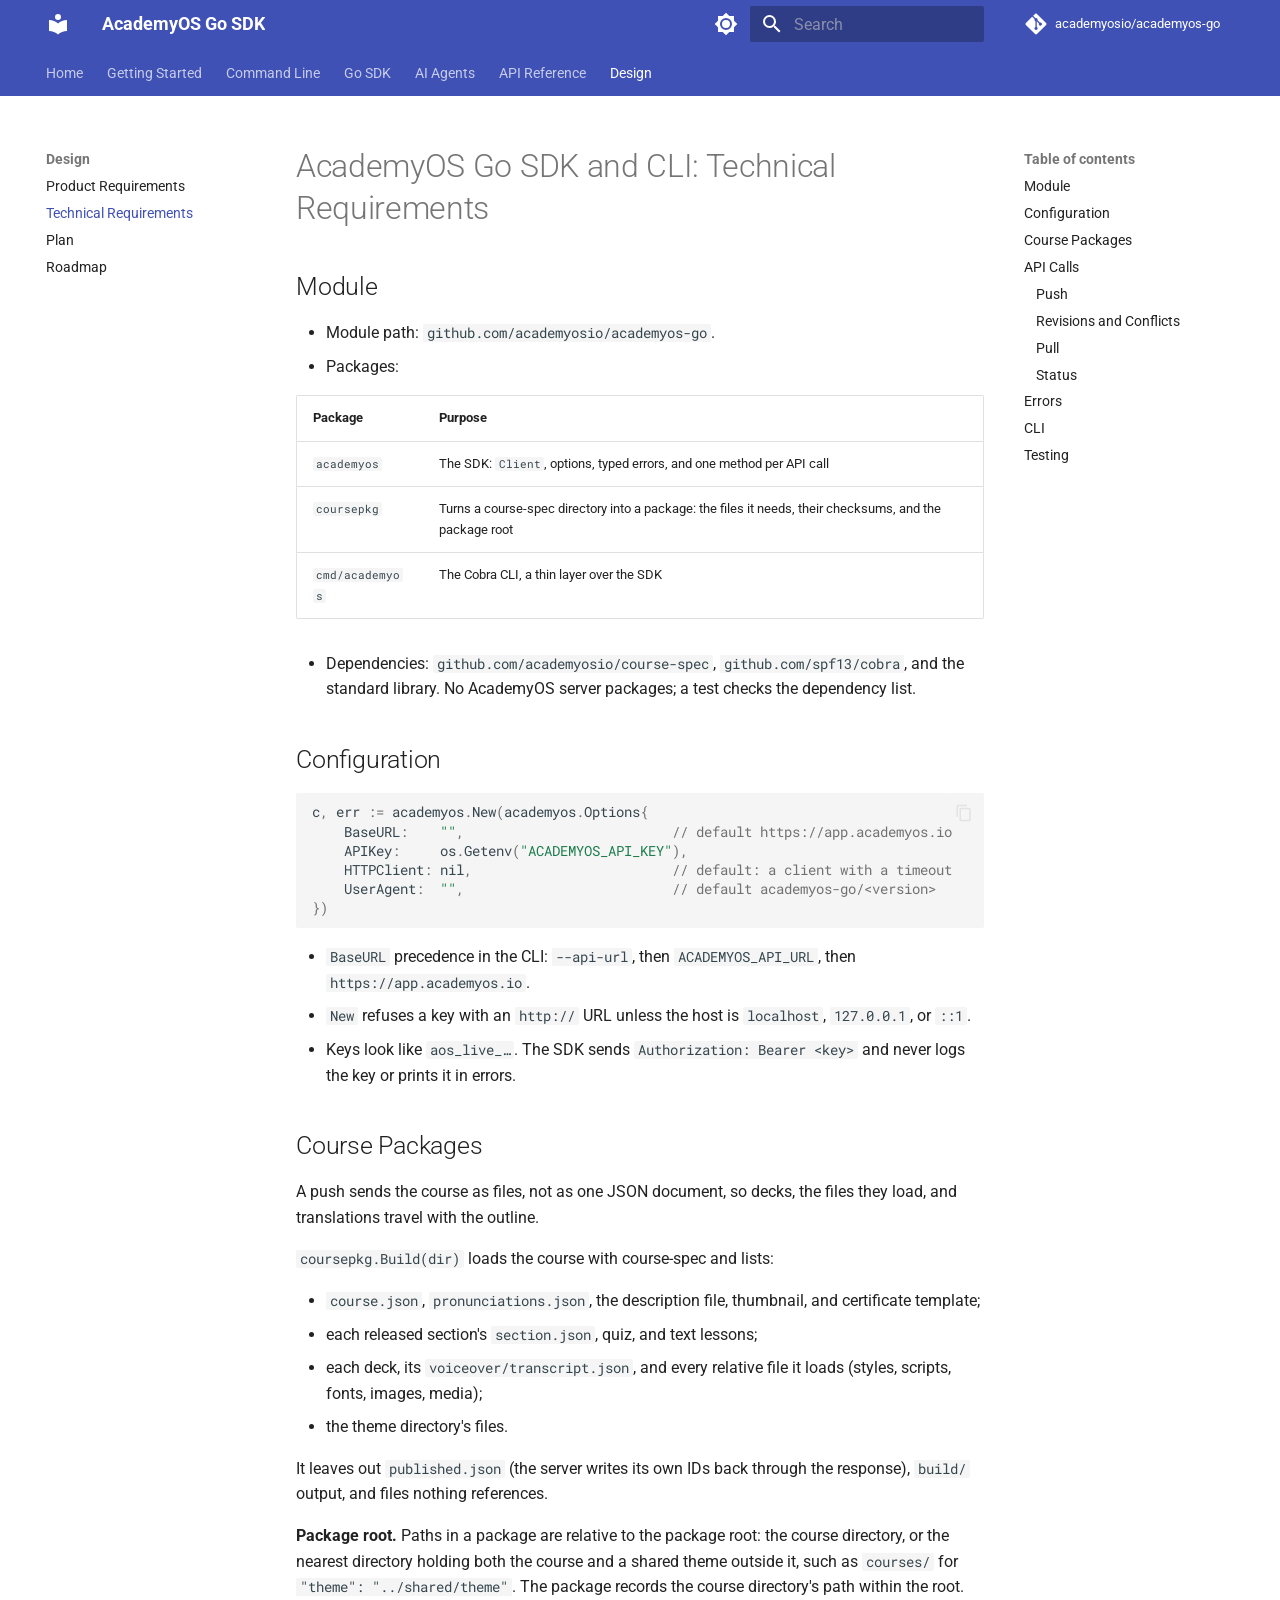
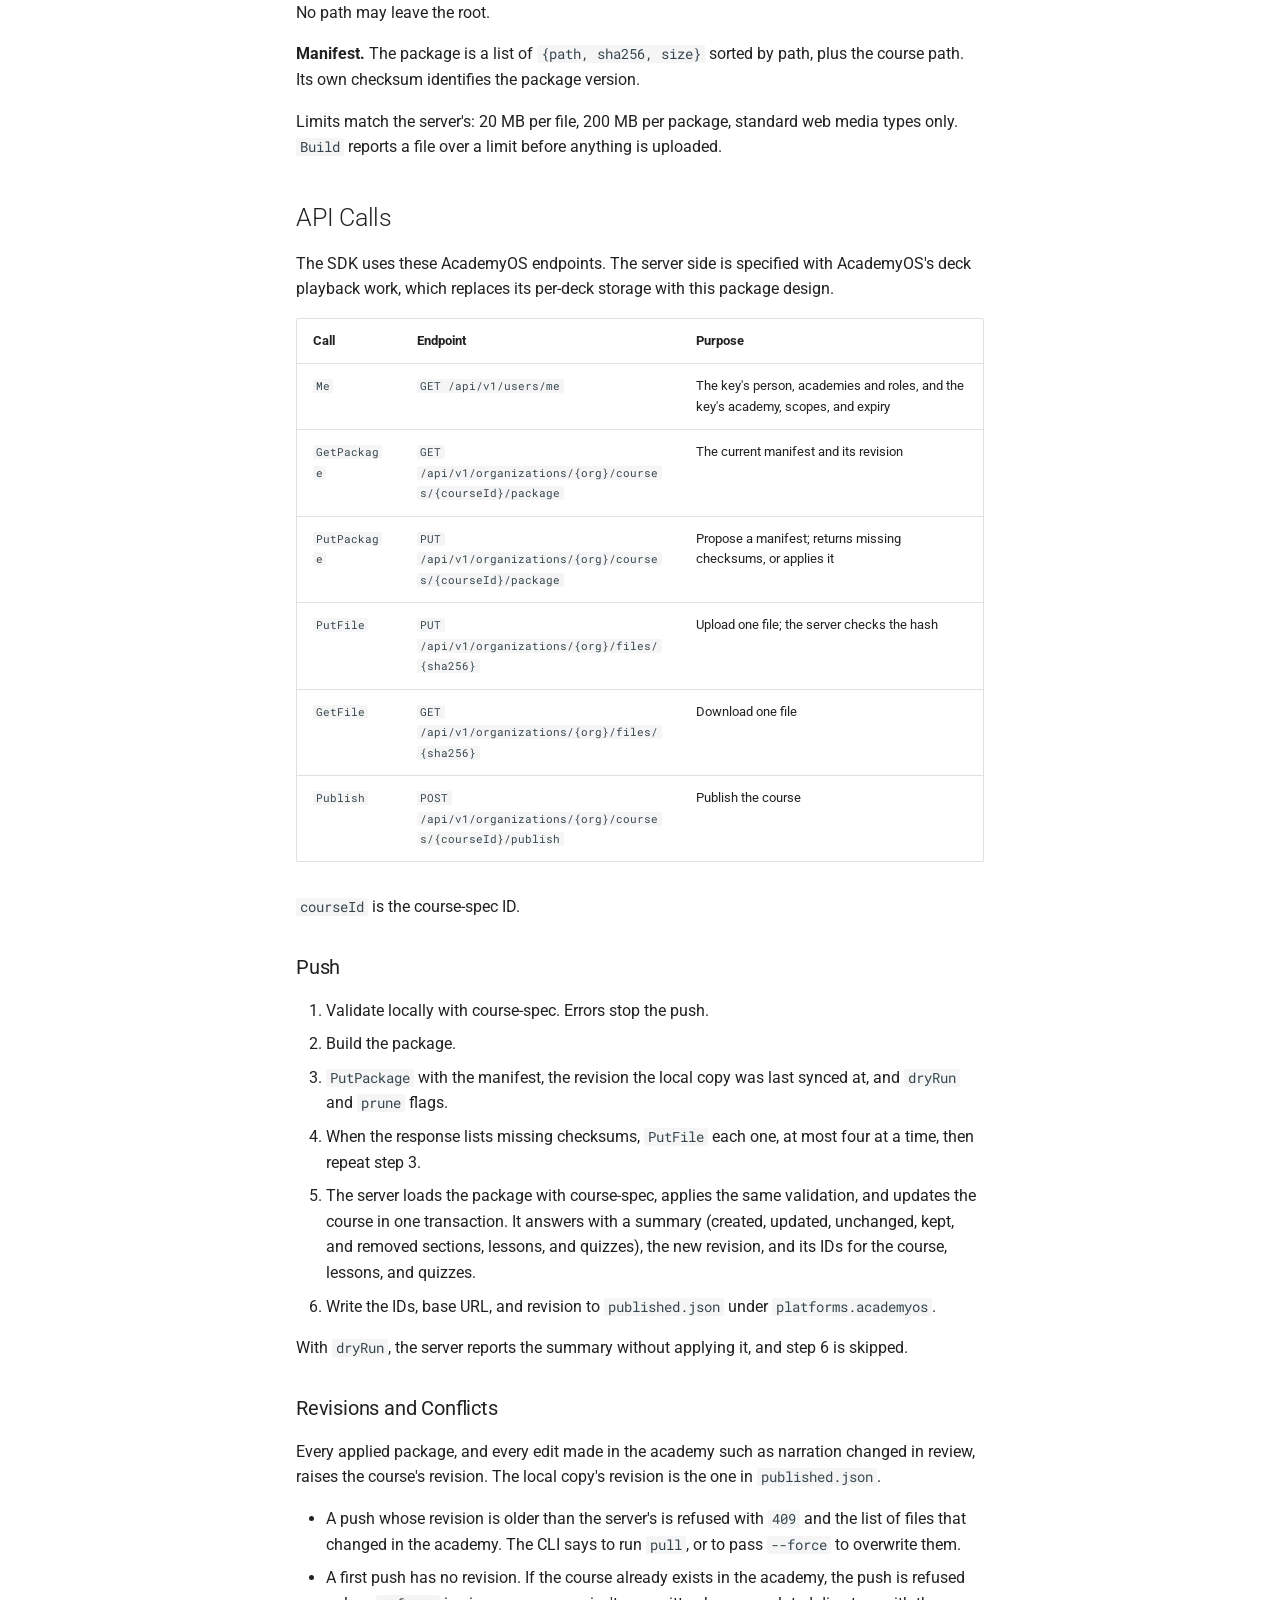
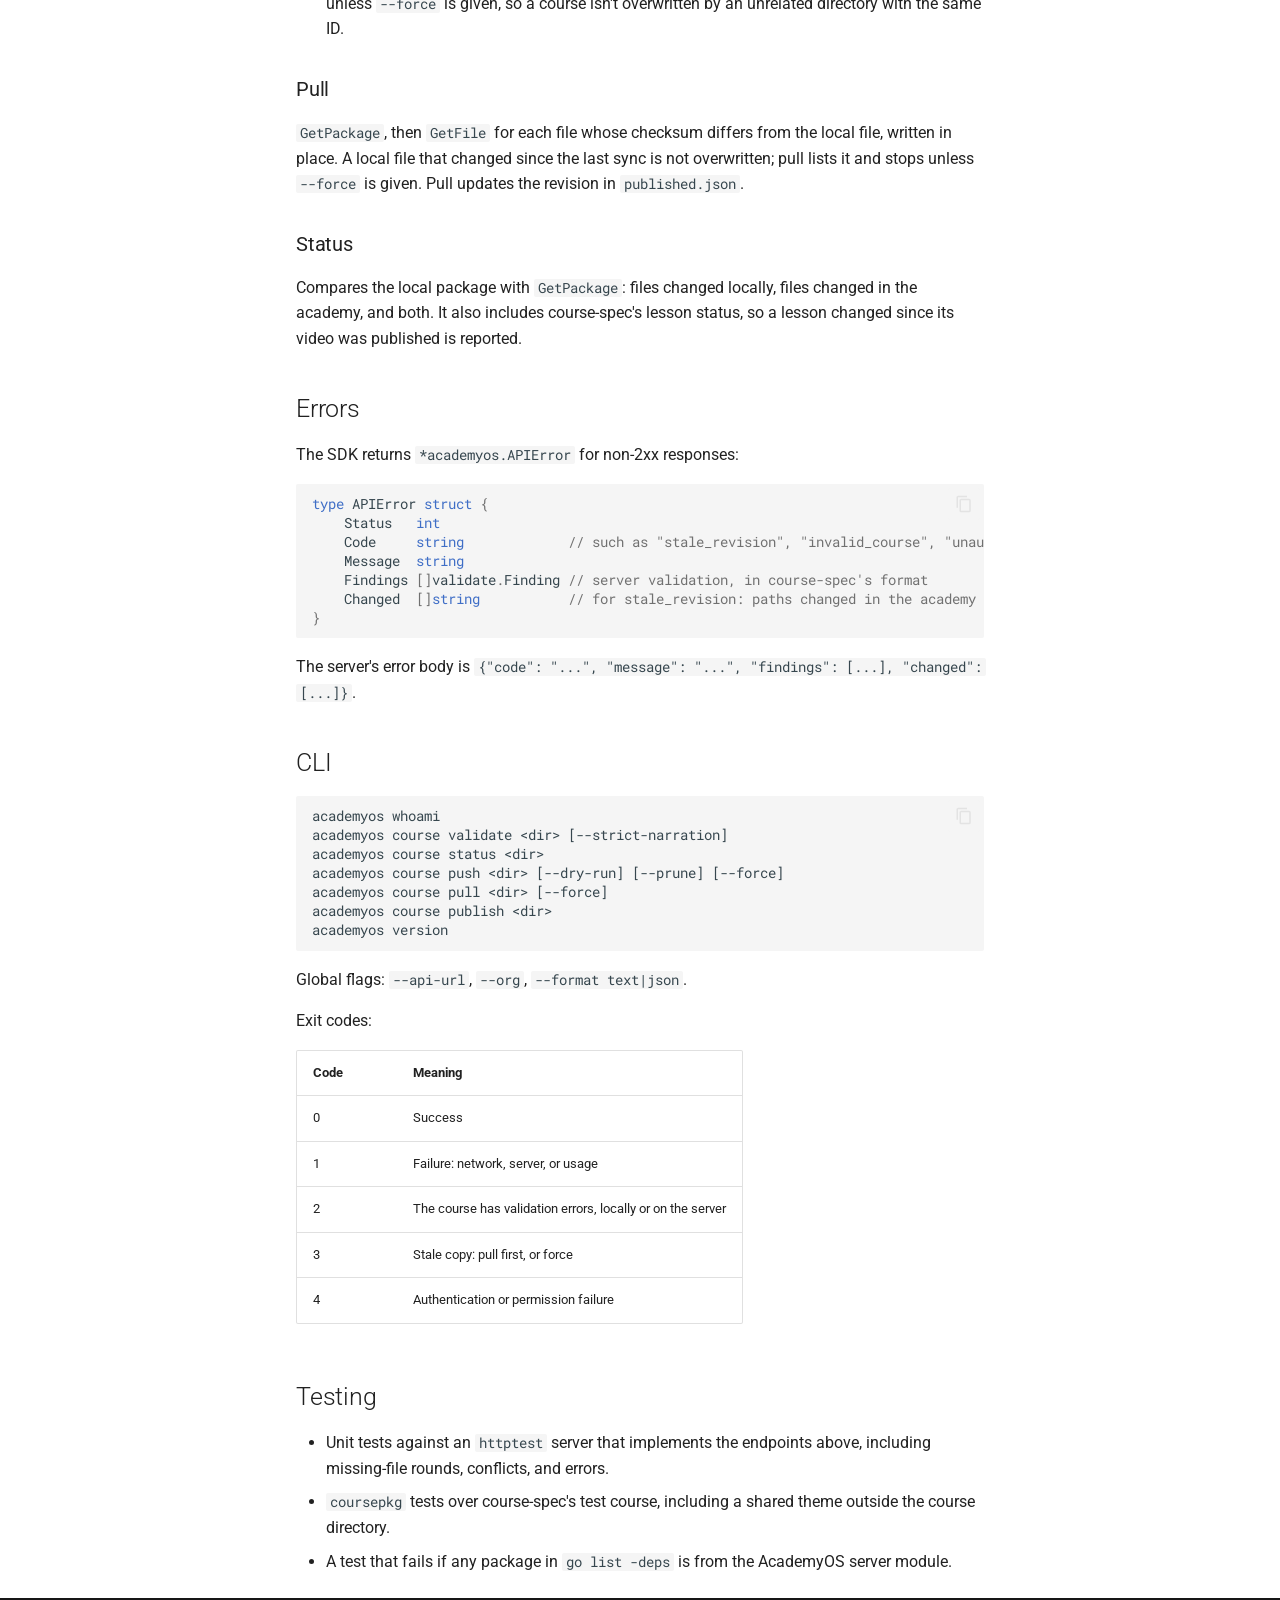
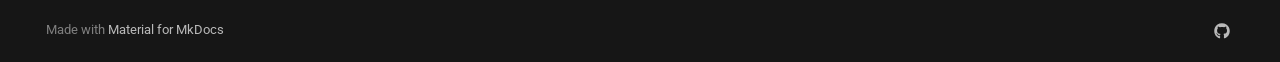
<file: specs/initiatives/INIT-ACADEMYOSGO-001/TRD/index.html>
<!doctype html>
<html lang="en" class="no-js">
  <head>
    
      <meta charset="utf-8">
      <meta name="viewport" content="width=device-width,initial-scale=1">
      
        <meta name="description" content="The Go SDK and command line for AcademyOS, and the AcademyOS API reference">
      
      
      
        <link rel="canonical" href="https://academyosio.github.io/academyos-go/specs/initiatives/INIT-ACADEMYOSGO-001/TRD/">
      
      
        <link rel="prev" href="../PRD/">
      
      
        <link rel="next" href="../PLAN/">
      
      
        
      
      
      <link rel="icon" href="../../../../assets/images/favicon.png">
      <meta name="generator" content="mkdocs-1.6.1, mkdocs-material-9.7.6">
    
    
      
        <title>Technical Requirements - AcademyOS Go SDK</title>
      
    
    
      <link rel="stylesheet" href="../../../../assets/stylesheets/main.484c7ddc.min.css">
      
        
        <link rel="stylesheet" href="../../../../assets/stylesheets/palette.ab4e12ef.min.css">
      
      


    
    
      
    
    
      
        
        
        <link rel="preconnect" href="https://fonts.gstatic.com" crossorigin>
        <link rel="stylesheet" href="https://fonts.googleapis.com/css?family=Roboto:300,300i,400,400i,700,700i%7CRoboto+Mono:400,400i,700,700i&display=fallback">
        <style>:root{--md-text-font:"Roboto";--md-code-font:"Roboto Mono"}</style>
      
    
    
    <script>__md_scope=new URL("../../../..",location),__md_hash=e=>[...e].reduce(((e,_)=>(e<<5)-e+_.charCodeAt(0)),0),__md_get=(e,_=localStorage,t=__md_scope)=>JSON.parse(_.getItem(t.pathname+"."+e)),__md_set=(e,_,t=localStorage,a=__md_scope)=>{try{t.setItem(a.pathname+"."+e,JSON.stringify(_))}catch(e){}}</script>
    
      

    
    
  </head>
  
  
    
    
      
    
    
    
    
    <body dir="ltr" data-md-color-scheme="default" data-md-color-primary="indigo" data-md-color-accent="indigo">
  
    
    <input class="md-toggle" data-md-toggle="drawer" type="checkbox" id="__drawer" autocomplete="off">
    <input class="md-toggle" data-md-toggle="search" type="checkbox" id="__search" autocomplete="off">
    <label class="md-overlay" for="__drawer"></label>
    <div data-md-component="skip">
      
        
        <a href="#academyos-go-sdk-and-cli-technical-requirements" class="md-skip">
          Skip to content
        </a>
      
    </div>
    <div data-md-component="announce">
      
    </div>
    
    
      

<header class="md-header" data-md-component="header">
  <nav class="md-header__inner md-grid" aria-label="Header">
    <a href="../../../.." title="AcademyOS Go SDK" class="md-header__button md-logo" aria-label="AcademyOS Go SDK" data-md-component="logo">
      
  
  <svg xmlns="http://www.w3.org/2000/svg" viewBox="0 0 24 24"><path d="M12 8a3 3 0 0 0 3-3 3 3 0 0 0-3-3 3 3 0 0 0-3 3 3 3 0 0 0 3 3m0 3.54C9.64 9.35 6.5 8 3 8v11c3.5 0 6.64 1.35 9 3.54 2.36-2.19 5.5-3.54 9-3.54V8c-3.5 0-6.64 1.35-9 3.54"/></svg>

    </a>
    <label class="md-header__button md-icon" for="__drawer">
      
      <svg xmlns="http://www.w3.org/2000/svg" viewBox="0 0 24 24"><path d="M3 6h18v2H3zm0 5h18v2H3zm0 5h18v2H3z"/></svg>
    </label>
    <div class="md-header__title" data-md-component="header-title">
      <div class="md-header__ellipsis">
        <div class="md-header__topic">
          <span class="md-ellipsis">
            AcademyOS Go SDK
          </span>
        </div>
        <div class="md-header__topic" data-md-component="header-topic">
          <span class="md-ellipsis">
            
              Technical Requirements
            
          </span>
        </div>
      </div>
    </div>
    
      
        <form class="md-header__option" data-md-component="palette">
  
    
    
    
    <input class="md-option" data-md-color-media="(prefers-color-scheme: light)" data-md-color-scheme="default" data-md-color-primary="indigo" data-md-color-accent="indigo"  aria-label="Switch to dark mode"  type="radio" name="__palette" id="__palette_0">
    
      <label class="md-header__button md-icon" title="Switch to dark mode" for="__palette_1" hidden>
        <svg xmlns="http://www.w3.org/2000/svg" viewBox="0 0 24 24"><path d="M12 8a4 4 0 0 0-4 4 4 4 0 0 0 4 4 4 4 0 0 0 4-4 4 4 0 0 0-4-4m0 10a6 6 0 0 1-6-6 6 6 0 0 1 6-6 6 6 0 0 1 6 6 6 6 0 0 1-6 6m8-9.31V4h-4.69L12 .69 8.69 4H4v4.69L.69 12 4 15.31V20h4.69L12 23.31 15.31 20H20v-4.69L23.31 12z"/></svg>
      </label>
    
  
    
    
    
    <input class="md-option" data-md-color-media="(prefers-color-scheme: dark)" data-md-color-scheme="slate" data-md-color-primary="indigo" data-md-color-accent="indigo"  aria-label="Switch to light mode"  type="radio" name="__palette" id="__palette_1">
    
      <label class="md-header__button md-icon" title="Switch to light mode" for="__palette_0" hidden>
        <svg xmlns="http://www.w3.org/2000/svg" viewBox="0 0 24 24"><path d="M12 18c-.89 0-1.74-.2-2.5-.55C11.56 16.5 13 14.42 13 12s-1.44-4.5-3.5-5.45C10.26 6.2 11.11 6 12 6a6 6 0 0 1 6 6 6 6 0 0 1-6 6m8-9.31V4h-4.69L12 .69 8.69 4H4v4.69L.69 12 4 15.31V20h4.69L12 23.31 15.31 20H20v-4.69L23.31 12z"/></svg>
      </label>
    
  
</form>
      
    
    
      <script>var palette=__md_get("__palette");if(palette&&palette.color){if("(prefers-color-scheme)"===palette.color.media){var media=matchMedia("(prefers-color-scheme: light)"),input=document.querySelector(media.matches?"[data-md-color-media='(prefers-color-scheme: light)']":"[data-md-color-media='(prefers-color-scheme: dark)']");palette.color.media=input.getAttribute("data-md-color-media"),palette.color.scheme=input.getAttribute("data-md-color-scheme"),palette.color.primary=input.getAttribute("data-md-color-primary"),palette.color.accent=input.getAttribute("data-md-color-accent")}for(var[key,value]of Object.entries(palette.color))document.body.setAttribute("data-md-color-"+key,value)}</script>
    
    
    
      
      
        <label class="md-header__button md-icon" for="__search">
          
          <svg xmlns="http://www.w3.org/2000/svg" viewBox="0 0 24 24"><path d="M9.5 3A6.5 6.5 0 0 1 16 9.5c0 1.61-.59 3.09-1.56 4.23l.27.27h.79l5 5-1.5 1.5-5-5v-.79l-.27-.27A6.52 6.52 0 0 1 9.5 16 6.5 6.5 0 0 1 3 9.5 6.5 6.5 0 0 1 9.5 3m0 2C7 5 5 7 5 9.5S7 14 9.5 14 14 12 14 9.5 12 5 9.5 5"/></svg>
        </label>
        <div class="md-search" data-md-component="search" role="dialog">
  <label class="md-search__overlay" for="__search"></label>
  <div class="md-search__inner" role="search">
    <form class="md-search__form" name="search">
      <input type="text" class="md-search__input" name="query" aria-label="Search" placeholder="Search" autocapitalize="off" autocorrect="off" autocomplete="off" spellcheck="false" data-md-component="search-query" required>
      <label class="md-search__icon md-icon" for="__search">
        
        <svg xmlns="http://www.w3.org/2000/svg" viewBox="0 0 24 24"><path d="M9.5 3A6.5 6.5 0 0 1 16 9.5c0 1.61-.59 3.09-1.56 4.23l.27.27h.79l5 5-1.5 1.5-5-5v-.79l-.27-.27A6.52 6.52 0 0 1 9.5 16 6.5 6.5 0 0 1 3 9.5 6.5 6.5 0 0 1 9.5 3m0 2C7 5 5 7 5 9.5S7 14 9.5 14 14 12 14 9.5 12 5 9.5 5"/></svg>
        
        <svg xmlns="http://www.w3.org/2000/svg" viewBox="0 0 24 24"><path d="M20 11v2H8l5.5 5.5-1.42 1.42L4.16 12l7.92-7.92L13.5 5.5 8 11z"/></svg>
      </label>
      <nav class="md-search__options" aria-label="Search">
        
        <button type="reset" class="md-search__icon md-icon" title="Clear" aria-label="Clear" tabindex="-1">
          
          <svg xmlns="http://www.w3.org/2000/svg" viewBox="0 0 24 24"><path d="M19 6.41 17.59 5 12 10.59 6.41 5 5 6.41 10.59 12 5 17.59 6.41 19 12 13.41 17.59 19 19 17.59 13.41 12z"/></svg>
        </button>
      </nav>
      
    </form>
    <div class="md-search__output">
      <div class="md-search__scrollwrap" tabindex="0" data-md-scrollfix>
        <div class="md-search-result" data-md-component="search-result">
          <div class="md-search-result__meta">
            Initializing search
          </div>
          <ol class="md-search-result__list" role="presentation"></ol>
        </div>
      </div>
    </div>
  </div>
</div>
      
    
    
      <div class="md-header__source">
        <a href="https://github.com/academyosio/academyos-go" title="Go to repository" class="md-source" data-md-component="source">
  <div class="md-source__icon md-icon">
    
    <svg xmlns="http://www.w3.org/2000/svg" viewBox="0 0 448 512"><!--! Font Awesome Free 7.1.0 by @fontawesome - https://fontawesome.com License - https://fontawesome.com/license/free (Icons: CC BY 4.0, Fonts: SIL OFL 1.1, Code: MIT License) Copyright 2025 Fonticons, Inc.--><path d="M439.6 236.1 244 40.5c-5.4-5.5-12.8-8.5-20.4-8.5s-15 3-20.4 8.4L162.5 81l51.5 51.5c27.1-9.1 52.7 16.8 43.4 43.7l49.7 49.7c34.2-11.8 61.2 31 35.5 56.7-26.5 26.5-70.2-2.9-56-37.3L240.3 199v121.9c25.3 12.5 22.3 41.8 9.1 55-6.4 6.4-15.2 10.1-24.3 10.1s-17.8-3.6-24.3-10.1c-17.6-17.6-11.1-46.9 11.2-56v-123c-20.8-8.5-24.6-30.7-18.6-45L142.6 101 8.5 235.1C3 240.6 0 247.9 0 255.5s3 15 8.5 20.4l195.6 195.7c5.4 5.4 12.7 8.4 20.4 8.4s15-3 20.4-8.4l194.7-194.7c5.4-5.4 8.4-12.8 8.4-20.4s-3-15-8.4-20.4"/></svg>
  </div>
  <div class="md-source__repository">
    academyosio/academyos-go
  </div>
</a>
      </div>
    
  </nav>
  
</header>
    
    <div class="md-container" data-md-component="container">
      
      
        
          
            
<nav class="md-tabs" aria-label="Tabs" data-md-component="tabs">
  <div class="md-grid">
    <ul class="md-tabs__list">
      
        
  
  
  
  
    <li class="md-tabs__item">
      <a href="../../../.." class="md-tabs__link">
        
  
  
    
  
  Home

      </a>
    </li>
  

      
        
  
  
  
  
    <li class="md-tabs__item">
      <a href="../../../../getting-started/" class="md-tabs__link">
        
  
  
    
  
  Getting Started

      </a>
    </li>
  

      
        
  
  
  
  
    <li class="md-tabs__item">
      <a href="../../../../cli/" class="md-tabs__link">
        
  
  
    
  
  Command Line

      </a>
    </li>
  

      
        
  
  
  
  
    <li class="md-tabs__item">
      <a href="../../../../sdk/" class="md-tabs__link">
        
  
  
    
  
  Go SDK

      </a>
    </li>
  

      
        
  
  
  
  
    <li class="md-tabs__item">
      <a href="../../../../agents/" class="md-tabs__link">
        
  
  
    
  
  AI Agents

      </a>
    </li>
  

      
        
  
  
  
  
    
    
      <li class="md-tabs__item">
        <a href="../../../../api/" class="md-tabs__link">
          
  
  
  API Reference

        </a>
      </li>
    
  

      
        
  
  
  
    
  
  
    
    
      <li class="md-tabs__item md-tabs__item--active">
        <a href="../PRD/" class="md-tabs__link">
          
  
  
  Design

        </a>
      </li>
    
  

      
    </ul>
  </div>
</nav>
          
        
      
      <main class="md-main" data-md-component="main">
        <div class="md-main__inner md-grid">
          
            
              
              <div class="md-sidebar md-sidebar--primary" data-md-component="sidebar" data-md-type="navigation" >
                <div class="md-sidebar__scrollwrap">
                  <div class="md-sidebar__inner">
                    


  


<nav class="md-nav md-nav--primary md-nav--lifted" aria-label="Navigation" data-md-level="0">
  <label class="md-nav__title" for="__drawer">
    <a href="../../../.." title="AcademyOS Go SDK" class="md-nav__button md-logo" aria-label="AcademyOS Go SDK" data-md-component="logo">
      
  
  <svg xmlns="http://www.w3.org/2000/svg" viewBox="0 0 24 24"><path d="M12 8a3 3 0 0 0 3-3 3 3 0 0 0-3-3 3 3 0 0 0-3 3 3 3 0 0 0 3 3m0 3.54C9.64 9.35 6.5 8 3 8v11c3.5 0 6.64 1.35 9 3.54 2.36-2.19 5.5-3.54 9-3.54V8c-3.5 0-6.64 1.35-9 3.54"/></svg>

    </a>
    AcademyOS Go SDK
  </label>
  
    <div class="md-nav__source">
      <a href="https://github.com/academyosio/academyos-go" title="Go to repository" class="md-source" data-md-component="source">
  <div class="md-source__icon md-icon">
    
    <svg xmlns="http://www.w3.org/2000/svg" viewBox="0 0 448 512"><!--! Font Awesome Free 7.1.0 by @fontawesome - https://fontawesome.com License - https://fontawesome.com/license/free (Icons: CC BY 4.0, Fonts: SIL OFL 1.1, Code: MIT License) Copyright 2025 Fonticons, Inc.--><path d="M439.6 236.1 244 40.5c-5.4-5.5-12.8-8.5-20.4-8.5s-15 3-20.4 8.4L162.5 81l51.5 51.5c27.1-9.1 52.7 16.8 43.4 43.7l49.7 49.7c34.2-11.8 61.2 31 35.5 56.7-26.5 26.5-70.2-2.9-56-37.3L240.3 199v121.9c25.3 12.5 22.3 41.8 9.1 55-6.4 6.4-15.2 10.1-24.3 10.1s-17.8-3.6-24.3-10.1c-17.6-17.6-11.1-46.9 11.2-56v-123c-20.8-8.5-24.6-30.7-18.6-45L142.6 101 8.5 235.1C3 240.6 0 247.9 0 255.5s3 15 8.5 20.4l195.6 195.7c5.4 5.4 12.7 8.4 20.4 8.4s15-3 20.4-8.4l194.7-194.7c5.4-5.4 8.4-12.8 8.4-20.4s-3-15-8.4-20.4"/></svg>
  </div>
  <div class="md-source__repository">
    academyosio/academyos-go
  </div>
</a>
    </div>
  
  <ul class="md-nav__list" data-md-scrollfix>
    
      
      
  
  
  
  
    <li class="md-nav__item">
      <a href="../../../.." class="md-nav__link">
        
  
  
  <span class="md-ellipsis">
    
  
    Home
  

    
  </span>
  
  

      </a>
    </li>
  

    
      
      
  
  
  
  
    <li class="md-nav__item">
      <a href="../../../../getting-started/" class="md-nav__link">
        
  
  
  <span class="md-ellipsis">
    
  
    Getting Started
  

    
  </span>
  
  

      </a>
    </li>
  

    
      
      
  
  
  
  
    <li class="md-nav__item">
      <a href="../../../../cli/" class="md-nav__link">
        
  
  
  <span class="md-ellipsis">
    
  
    Command Line
  

    
  </span>
  
  

      </a>
    </li>
  

    
      
      
  
  
  
  
    <li class="md-nav__item">
      <a href="../../../../sdk/" class="md-nav__link">
        
  
  
  <span class="md-ellipsis">
    
  
    Go SDK
  

    
  </span>
  
  

      </a>
    </li>
  

    
      
      
  
  
  
  
    <li class="md-nav__item">
      <a href="../../../../agents/" class="md-nav__link">
        
  
  
  <span class="md-ellipsis">
    
  
    AI Agents
  

    
  </span>
  
  

      </a>
    </li>
  

    
      
      
  
  
  
  
    
    
    
    
      
      
        
      
    
    
    <li class="md-nav__item md-nav__item--nested">
      
        
        
        <input class="md-nav__toggle md-toggle " type="checkbox" id="__nav_6" >
        
          
          <label class="md-nav__link" for="__nav_6" id="__nav_6_label" tabindex="0">
            
  
  
  <span class="md-ellipsis">
    
  
    API Reference
  

    
  </span>
  
  

            <span class="md-nav__icon md-icon"></span>
          </label>
        
        <nav class="md-nav" data-md-level="1" aria-labelledby="__nav_6_label" aria-expanded="false">
          <label class="md-nav__title" for="__nav_6">
            <span class="md-nav__icon md-icon"></span>
            
  
    API Reference
  

          </label>
          <ul class="md-nav__list" data-md-scrollfix>
            
              
                
  
  
  
  
    <li class="md-nav__item">
      <a href="../../../../api/" class="md-nav__link">
        
  
  
  <span class="md-ellipsis">
    
  
    Overview
  

    
  </span>
  
  

      </a>
    </li>
  

              
            
              
                
  
  
  
  
    <li class="md-nav__item">
      <a href="../../../../api-reference/" class="md-nav__link">
        
  
  
  <span class="md-ellipsis">
    
  
    Reference (Scalar)
  

    
  </span>
  
  

      </a>
    </li>
  

              
            
          </ul>
        </nav>
      
    </li>
  

    
      
      
  
  
    
  
  
  
    
    
    
    
      
        
        
      
      
        
      
    
    
    <li class="md-nav__item md-nav__item--active md-nav__item--section md-nav__item--nested">
      
        
        
        <input class="md-nav__toggle md-toggle " type="checkbox" id="__nav_7" checked>
        
          
          <label class="md-nav__link" for="__nav_7" id="__nav_7_label" tabindex="">
            
  
  
  <span class="md-ellipsis">
    
  
    Design
  

    
  </span>
  
  

            <span class="md-nav__icon md-icon"></span>
          </label>
        
        <nav class="md-nav" data-md-level="1" aria-labelledby="__nav_7_label" aria-expanded="true">
          <label class="md-nav__title" for="__nav_7">
            <span class="md-nav__icon md-icon"></span>
            
  
    Design
  

          </label>
          <ul class="md-nav__list" data-md-scrollfix>
            
              
                
  
  
  
  
    <li class="md-nav__item">
      <a href="../PRD/" class="md-nav__link">
        
  
  
  <span class="md-ellipsis">
    
  
    Product Requirements
  

    
  </span>
  
  

      </a>
    </li>
  

              
            
              
                
  
  
    
  
  
  
    <li class="md-nav__item md-nav__item--active">
      
      <input class="md-nav__toggle md-toggle" type="checkbox" id="__toc">
      
      
        
      
      
        <label class="md-nav__link md-nav__link--active" for="__toc">
          
  
  
  <span class="md-ellipsis">
    
  
    Technical Requirements
  

    
  </span>
  
  

          <span class="md-nav__icon md-icon"></span>
        </label>
      
      <a href="./" class="md-nav__link md-nav__link--active">
        
  
  
  <span class="md-ellipsis">
    
  
    Technical Requirements
  

    
  </span>
  
  

      </a>
      
        

<nav class="md-nav md-nav--secondary" aria-label="Table of contents">
  
  
  
    
  
  
    <label class="md-nav__title" for="__toc">
      <span class="md-nav__icon md-icon"></span>
      Table of contents
    </label>
    <ul class="md-nav__list" data-md-component="toc" data-md-scrollfix>
      
        <li class="md-nav__item">
  <a href="#module" class="md-nav__link">
    <span class="md-ellipsis">
      
        Module
      
    </span>
  </a>
  
</li>
      
        <li class="md-nav__item">
  <a href="#configuration" class="md-nav__link">
    <span class="md-ellipsis">
      
        Configuration
      
    </span>
  </a>
  
</li>
      
        <li class="md-nav__item">
  <a href="#course-packages" class="md-nav__link">
    <span class="md-ellipsis">
      
        Course Packages
      
    </span>
  </a>
  
</li>
      
        <li class="md-nav__item">
  <a href="#api-calls" class="md-nav__link">
    <span class="md-ellipsis">
      
        API Calls
      
    </span>
  </a>
  
    <nav class="md-nav" aria-label="API Calls">
      <ul class="md-nav__list">
        
          <li class="md-nav__item">
  <a href="#push" class="md-nav__link">
    <span class="md-ellipsis">
      
        Push
      
    </span>
  </a>
  
</li>
        
          <li class="md-nav__item">
  <a href="#revisions-and-conflicts" class="md-nav__link">
    <span class="md-ellipsis">
      
        Revisions and Conflicts
      
    </span>
  </a>
  
</li>
        
          <li class="md-nav__item">
  <a href="#pull" class="md-nav__link">
    <span class="md-ellipsis">
      
        Pull
      
    </span>
  </a>
  
</li>
        
          <li class="md-nav__item">
  <a href="#status" class="md-nav__link">
    <span class="md-ellipsis">
      
        Status
      
    </span>
  </a>
  
</li>
        
      </ul>
    </nav>
  
</li>
      
        <li class="md-nav__item">
  <a href="#errors" class="md-nav__link">
    <span class="md-ellipsis">
      
        Errors
      
    </span>
  </a>
  
</li>
      
        <li class="md-nav__item">
  <a href="#cli" class="md-nav__link">
    <span class="md-ellipsis">
      
        CLI
      
    </span>
  </a>
  
</li>
      
        <li class="md-nav__item">
  <a href="#testing" class="md-nav__link">
    <span class="md-ellipsis">
      
        Testing
      
    </span>
  </a>
  
</li>
      
    </ul>
  
</nav>
      
    </li>
  

              
            
              
                
  
  
  
  
    <li class="md-nav__item">
      <a href="../PLAN/" class="md-nav__link">
        
  
  
  <span class="md-ellipsis">
    
  
    Plan
  

    
  </span>
  
  

      </a>
    </li>
  

              
            
              
                
  
  
  
  
    <li class="md-nav__item">
      <a href="../ROADMAP/" class="md-nav__link">
        
  
  
  <span class="md-ellipsis">
    
  
    Roadmap
  

    
  </span>
  
  

      </a>
    </li>
  

              
            
          </ul>
        </nav>
      
    </li>
  

    
  </ul>
</nav>
                  </div>
                </div>
              </div>
            
            
              
              <div class="md-sidebar md-sidebar--secondary" data-md-component="sidebar" data-md-type="toc" >
                <div class="md-sidebar__scrollwrap">
                  <div class="md-sidebar__inner">
                    

<nav class="md-nav md-nav--secondary" aria-label="Table of contents">
  
  
  
    
  
  
    <label class="md-nav__title" for="__toc">
      <span class="md-nav__icon md-icon"></span>
      Table of contents
    </label>
    <ul class="md-nav__list" data-md-component="toc" data-md-scrollfix>
      
        <li class="md-nav__item">
  <a href="#module" class="md-nav__link">
    <span class="md-ellipsis">
      
        Module
      
    </span>
  </a>
  
</li>
      
        <li class="md-nav__item">
  <a href="#configuration" class="md-nav__link">
    <span class="md-ellipsis">
      
        Configuration
      
    </span>
  </a>
  
</li>
      
        <li class="md-nav__item">
  <a href="#course-packages" class="md-nav__link">
    <span class="md-ellipsis">
      
        Course Packages
      
    </span>
  </a>
  
</li>
      
        <li class="md-nav__item">
  <a href="#api-calls" class="md-nav__link">
    <span class="md-ellipsis">
      
        API Calls
      
    </span>
  </a>
  
    <nav class="md-nav" aria-label="API Calls">
      <ul class="md-nav__list">
        
          <li class="md-nav__item">
  <a href="#push" class="md-nav__link">
    <span class="md-ellipsis">
      
        Push
      
    </span>
  </a>
  
</li>
        
          <li class="md-nav__item">
  <a href="#revisions-and-conflicts" class="md-nav__link">
    <span class="md-ellipsis">
      
        Revisions and Conflicts
      
    </span>
  </a>
  
</li>
        
          <li class="md-nav__item">
  <a href="#pull" class="md-nav__link">
    <span class="md-ellipsis">
      
        Pull
      
    </span>
  </a>
  
</li>
        
          <li class="md-nav__item">
  <a href="#status" class="md-nav__link">
    <span class="md-ellipsis">
      
        Status
      
    </span>
  </a>
  
</li>
        
      </ul>
    </nav>
  
</li>
      
        <li class="md-nav__item">
  <a href="#errors" class="md-nav__link">
    <span class="md-ellipsis">
      
        Errors
      
    </span>
  </a>
  
</li>
      
        <li class="md-nav__item">
  <a href="#cli" class="md-nav__link">
    <span class="md-ellipsis">
      
        CLI
      
    </span>
  </a>
  
</li>
      
        <li class="md-nav__item">
  <a href="#testing" class="md-nav__link">
    <span class="md-ellipsis">
      
        Testing
      
    </span>
  </a>
  
</li>
      
    </ul>
  
</nav>
                  </div>
                </div>
              </div>
            
          
          
            <div class="md-content" data-md-component="content">
              
              <article class="md-content__inner md-typeset">
                
                  


  
  


<h1 id="academyos-go-sdk-and-cli-technical-requirements">AcademyOS Go SDK and CLI: Technical Requirements<a class="headerlink" href="#academyos-go-sdk-and-cli-technical-requirements" title="Permanent link">&para;</a></h1>
<h2 id="module">Module<a class="headerlink" href="#module" title="Permanent link">&para;</a></h2>
<ul>
<li>Module path: <code>github.com/academyosio/academyos-go</code>.</li>
<li>Packages:</li>
</ul>
<table>
<thead>
<tr>
<th>Package</th>
<th>Purpose</th>
</tr>
</thead>
<tbody>
<tr>
<td><code>academyos</code></td>
<td>The SDK: <code>Client</code>, options, typed errors, and one method per API call</td>
</tr>
<tr>
<td><code>coursepkg</code></td>
<td>Turns a course-spec directory into a package: the files it needs, their checksums, and the package root</td>
</tr>
<tr>
<td><code>cmd/academyos</code></td>
<td>The Cobra CLI, a thin layer over the SDK</td>
</tr>
</tbody>
</table>
<ul>
<li>Dependencies: <code>github.com/academyosio/course-spec</code>, <code>github.com/spf13/cobra</code>, and the standard library. No AcademyOS server packages; a test checks the dependency list.</li>
</ul>
<h2 id="configuration">Configuration<a class="headerlink" href="#configuration" title="Permanent link">&para;</a></h2>
<div class="highlight"><pre><span></span><code><a id="__codelineno-0-1" name="__codelineno-0-1" href="#__codelineno-0-1"></a><span class="nx">c</span><span class="p">,</span><span class="w"> </span><span class="nx">err</span><span class="w"> </span><span class="o">:=</span><span class="w"> </span><span class="nx">academyos</span><span class="p">.</span><span class="nx">New</span><span class="p">(</span><span class="nx">academyos</span><span class="p">.</span><span class="nx">Options</span><span class="p">{</span>
<a id="__codelineno-0-2" name="__codelineno-0-2" href="#__codelineno-0-2"></a><span class="w">    </span><span class="nx">BaseURL</span><span class="p">:</span><span class="w">    </span><span class="s">&quot;&quot;</span><span class="p">,</span><span class="w">                          </span><span class="c1">// default https://app.academyos.io</span>
<a id="__codelineno-0-3" name="__codelineno-0-3" href="#__codelineno-0-3"></a><span class="w">    </span><span class="nx">APIKey</span><span class="p">:</span><span class="w">     </span><span class="nx">os</span><span class="p">.</span><span class="nx">Getenv</span><span class="p">(</span><span class="s">&quot;ACADEMYOS_API_KEY&quot;</span><span class="p">),</span>
<a id="__codelineno-0-4" name="__codelineno-0-4" href="#__codelineno-0-4"></a><span class="w">    </span><span class="nx">HTTPClient</span><span class="p">:</span><span class="w"> </span><span class="kc">nil</span><span class="p">,</span><span class="w">                         </span><span class="c1">// default: a client with a timeout</span>
<a id="__codelineno-0-5" name="__codelineno-0-5" href="#__codelineno-0-5"></a><span class="w">    </span><span class="nx">UserAgent</span><span class="p">:</span><span class="w">  </span><span class="s">&quot;&quot;</span><span class="p">,</span><span class="w">                          </span><span class="c1">// default academyos-go/&lt;version&gt;</span>
<a id="__codelineno-0-6" name="__codelineno-0-6" href="#__codelineno-0-6"></a><span class="p">})</span>
</code></pre></div>
<ul>
<li><code>BaseURL</code> precedence in the CLI: <code>--api-url</code>, then <code>ACADEMYOS_API_URL</code>, then <code>https://app.academyos.io</code>.</li>
<li><code>New</code> refuses a key with an <code>http://</code> URL unless the host is <code>localhost</code>, <code>127.0.0.1</code>, or <code>::1</code>.</li>
<li>Keys look like <code>aos_live_…</code>. The SDK sends <code>Authorization: Bearer &lt;key&gt;</code> and never logs the key or prints it in errors.</li>
</ul>
<h2 id="course-packages">Course Packages<a class="headerlink" href="#course-packages" title="Permanent link">&para;</a></h2>
<p>A push sends the course as files, not as one JSON document, so decks, the files they load, and translations travel with the outline.</p>
<p><code>coursepkg.Build(dir)</code> loads the course with course-spec and lists:</p>
<ul>
<li><code>course.json</code>, <code>pronunciations.json</code>, the description file, thumbnail, and certificate template;</li>
<li>each released section's <code>section.json</code>, quiz, and text lessons;</li>
<li>each deck, its <code>voiceover/transcript.json</code>, and every relative file it loads (styles, scripts, fonts, images, media);</li>
<li>the theme directory's files.</li>
</ul>
<p>It leaves out <code>published.json</code> (the server writes its own IDs back through the response), <code>build/</code> output, and files nothing references.</p>
<p><strong>Package root.</strong> Paths in a package are relative to the package root: the course directory, or the nearest directory holding both the course and a shared theme outside it, such as <code>courses/</code> for <code>"theme": "../shared/theme"</code>. The package records the course directory's path within the root. No path may leave the root.</p>
<p><strong>Manifest.</strong> The package is a list of <code>{path, sha256, size}</code> sorted by path, plus the course path. Its own checksum identifies the package version.</p>
<p>Limits match the server's: 20 MB per file, 200 MB per package, standard web media types only. <code>Build</code> reports a file over a limit before anything is uploaded.</p>
<h2 id="api-calls">API Calls<a class="headerlink" href="#api-calls" title="Permanent link">&para;</a></h2>
<p>The SDK uses these AcademyOS endpoints. The server side is specified with AcademyOS's deck playback work, which replaces its per-deck storage with this package design.</p>
<table>
<thead>
<tr>
<th>Call</th>
<th>Endpoint</th>
<th>Purpose</th>
</tr>
</thead>
<tbody>
<tr>
<td><code>Me</code></td>
<td><code>GET /api/v1/users/me</code></td>
<td>The key's person, academies and roles, and the key's academy, scopes, and expiry</td>
</tr>
<tr>
<td><code>GetPackage</code></td>
<td><code>GET /api/v1/organizations/{org}/courses/{courseId}/package</code></td>
<td>The current manifest and its revision</td>
</tr>
<tr>
<td><code>PutPackage</code></td>
<td><code>PUT /api/v1/organizations/{org}/courses/{courseId}/package</code></td>
<td>Propose a manifest; returns missing checksums, or applies it</td>
</tr>
<tr>
<td><code>PutFile</code></td>
<td><code>PUT /api/v1/organizations/{org}/files/{sha256}</code></td>
<td>Upload one file; the server checks the hash</td>
</tr>
<tr>
<td><code>GetFile</code></td>
<td><code>GET /api/v1/organizations/{org}/files/{sha256}</code></td>
<td>Download one file</td>
</tr>
<tr>
<td><code>Publish</code></td>
<td><code>POST /api/v1/organizations/{org}/courses/{courseId}/publish</code></td>
<td>Publish the course</td>
</tr>
</tbody>
</table>
<p><code>courseId</code> is the course-spec ID.</p>
<h3 id="push">Push<a class="headerlink" href="#push" title="Permanent link">&para;</a></h3>
<ol>
<li>Validate locally with course-spec. Errors stop the push.</li>
<li>Build the package.</li>
<li><code>PutPackage</code> with the manifest, the revision the local copy was last synced at, and <code>dryRun</code> and <code>prune</code> flags.</li>
<li>When the response lists missing checksums, <code>PutFile</code> each one, at most four at a time, then repeat step 3.</li>
<li>The server loads the package with course-spec, applies the same validation, and updates the course in one transaction. It answers with a summary (created, updated, unchanged, kept, and removed sections, lessons, and quizzes), the new revision, and its IDs for the course, lessons, and quizzes.</li>
<li>Write the IDs, base URL, and revision to <code>published.json</code> under <code>platforms.academyos</code>.</li>
</ol>
<p>With <code>dryRun</code>, the server reports the summary without applying it, and step 6 is skipped.</p>
<h3 id="revisions-and-conflicts">Revisions and Conflicts<a class="headerlink" href="#revisions-and-conflicts" title="Permanent link">&para;</a></h3>
<p>Every applied package, and every edit made in the academy such as narration changed in review, raises the course's revision. The local copy's revision is the one in <code>published.json</code>.</p>
<ul>
<li>A push whose revision is older than the server's is refused with <code>409</code> and the list of files that changed in the academy. The CLI says to run <code>pull</code>, or to pass <code>--force</code> to overwrite them.</li>
<li>A first push has no revision. If the course already exists in the academy, the push is refused unless <code>--force</code> is given, so a course isn't overwritten by an unrelated directory with the same ID.</li>
</ul>
<h3 id="pull">Pull<a class="headerlink" href="#pull" title="Permanent link">&para;</a></h3>
<p><code>GetPackage</code>, then <code>GetFile</code> for each file whose checksum differs from the local file, written in place. A local file that changed since the last sync is not overwritten; pull lists it and stops unless <code>--force</code> is given. Pull updates the revision in <code>published.json</code>.</p>
<h3 id="status">Status<a class="headerlink" href="#status" title="Permanent link">&para;</a></h3>
<p>Compares the local package with <code>GetPackage</code>: files changed locally, files changed in the academy, and both. It also includes course-spec's lesson status, so a lesson changed since its video was published is reported.</p>
<h2 id="errors">Errors<a class="headerlink" href="#errors" title="Permanent link">&para;</a></h2>
<p>The SDK returns <code>*academyos.APIError</code> for non-2xx responses:</p>
<div class="highlight"><pre><span></span><code><a id="__codelineno-1-1" name="__codelineno-1-1" href="#__codelineno-1-1"></a><span class="kd">type</span><span class="w"> </span><span class="nx">APIError</span><span class="w"> </span><span class="kd">struct</span><span class="w"> </span><span class="p">{</span>
<a id="__codelineno-1-2" name="__codelineno-1-2" href="#__codelineno-1-2"></a><span class="w">    </span><span class="nx">Status</span><span class="w">   </span><span class="kt">int</span>
<a id="__codelineno-1-3" name="__codelineno-1-3" href="#__codelineno-1-3"></a><span class="w">    </span><span class="nx">Code</span><span class="w">     </span><span class="kt">string</span><span class="w">             </span><span class="c1">// such as &quot;stale_revision&quot;, &quot;invalid_course&quot;, &quot;unauthorized&quot;</span>
<a id="__codelineno-1-4" name="__codelineno-1-4" href="#__codelineno-1-4"></a><span class="w">    </span><span class="nx">Message</span><span class="w">  </span><span class="kt">string</span>
<a id="__codelineno-1-5" name="__codelineno-1-5" href="#__codelineno-1-5"></a><span class="w">    </span><span class="nx">Findings</span><span class="w"> </span><span class="p">[]</span><span class="nx">validate</span><span class="p">.</span><span class="nx">Finding</span><span class="w"> </span><span class="c1">// server validation, in course-spec&#39;s format</span>
<a id="__codelineno-1-6" name="__codelineno-1-6" href="#__codelineno-1-6"></a><span class="w">    </span><span class="nx">Changed</span><span class="w">  </span><span class="p">[]</span><span class="kt">string</span><span class="w">           </span><span class="c1">// for stale_revision: paths changed in the academy</span>
<a id="__codelineno-1-7" name="__codelineno-1-7" href="#__codelineno-1-7"></a><span class="p">}</span>
</code></pre></div>
<p>The server's error body is <code>{"code": "...", "message": "...", "findings": [...], "changed": [...]}</code>.</p>
<h2 id="cli">CLI<a class="headerlink" href="#cli" title="Permanent link">&para;</a></h2>
<div class="highlight"><pre><span></span><code><a id="__codelineno-2-1" name="__codelineno-2-1" href="#__codelineno-2-1"></a>academyos whoami
<a id="__codelineno-2-2" name="__codelineno-2-2" href="#__codelineno-2-2"></a>academyos course validate &lt;dir&gt; [--strict-narration]
<a id="__codelineno-2-3" name="__codelineno-2-3" href="#__codelineno-2-3"></a>academyos course status &lt;dir&gt;
<a id="__codelineno-2-4" name="__codelineno-2-4" href="#__codelineno-2-4"></a>academyos course push &lt;dir&gt; [--dry-run] [--prune] [--force]
<a id="__codelineno-2-5" name="__codelineno-2-5" href="#__codelineno-2-5"></a>academyos course pull &lt;dir&gt; [--force]
<a id="__codelineno-2-6" name="__codelineno-2-6" href="#__codelineno-2-6"></a>academyos course publish &lt;dir&gt;
<a id="__codelineno-2-7" name="__codelineno-2-7" href="#__codelineno-2-7"></a>academyos version
</code></pre></div>
<p>Global flags: <code>--api-url</code>, <code>--org</code>, <code>--format text|json</code>.</p>
<p>Exit codes:</p>
<table>
<thead>
<tr>
<th>Code</th>
<th>Meaning</th>
</tr>
</thead>
<tbody>
<tr>
<td>0</td>
<td>Success</td>
</tr>
<tr>
<td>1</td>
<td>Failure: network, server, or usage</td>
</tr>
<tr>
<td>2</td>
<td>The course has validation errors, locally or on the server</td>
</tr>
<tr>
<td>3</td>
<td>Stale copy: pull first, or force</td>
</tr>
<tr>
<td>4</td>
<td>Authentication or permission failure</td>
</tr>
</tbody>
</table>
<h2 id="testing">Testing<a class="headerlink" href="#testing" title="Permanent link">&para;</a></h2>
<ul>
<li>Unit tests against an <code>httptest</code> server that implements the endpoints above, including missing-file rounds, conflicts, and errors.</li>
<li><code>coursepkg</code> tests over course-spec's test course, including a shared theme outside the course directory.</li>
<li>A test that fails if any package in <code>go list -deps</code> is from the AcademyOS server module.</li>
</ul>












                
              </article>
            </div>
          
          
<script>var target=document.getElementById(location.hash.slice(1));target&&target.name&&(target.checked=target.name.startsWith("__tabbed_"))</script>
        </div>
        
          <button type="button" class="md-top md-icon" data-md-component="top" hidden>
  
  <svg xmlns="http://www.w3.org/2000/svg" viewBox="0 0 24 24"><path d="M13 20h-2V8l-5.5 5.5-1.42-1.42L12 4.16l7.92 7.92-1.42 1.42L13 8z"/></svg>
  Back to top
</button>
        
      </main>
      
        <footer class="md-footer">
  
  <div class="md-footer-meta md-typeset">
    <div class="md-footer-meta__inner md-grid">
      <div class="md-copyright">
  
  
    Made with
    <a href="https://squidfunk.github.io/mkdocs-material/" target="_blank" rel="noopener">
      Material for MkDocs
    </a>
  
</div>
      
        
<div class="md-social">
  
    
    
    
    
      
      
    
    <a href="https://github.com/academyosio/academyos-go" target="_blank" rel="noopener" title="github.com" class="md-social__link">
      <svg xmlns="http://www.w3.org/2000/svg" viewBox="0 0 512 512"><!--! Font Awesome Free 7.1.0 by @fontawesome - https://fontawesome.com License - https://fontawesome.com/license/free (Icons: CC BY 4.0, Fonts: SIL OFL 1.1, Code: MIT License) Copyright 2025 Fonticons, Inc.--><path d="M173.9 397.4c0 2-2.3 3.6-5.2 3.6-3.3.3-5.6-1.3-5.6-3.6 0-2 2.3-3.6 5.2-3.6 3-.3 5.6 1.3 5.6 3.6m-31.1-4.5c-.7 2 1.3 4.3 4.3 4.9 2.6 1 5.6 0 6.2-2s-1.3-4.3-4.3-5.2c-2.6-.7-5.5.3-6.2 2.3m44.2-1.7c-2.9.7-4.9 2.6-4.6 4.9.3 2 2.9 3.3 5.9 2.6 2.9-.7 4.9-2.6 4.6-4.6-.3-1.9-3-3.2-5.9-2.9M252.8 8C114.1 8 8 113.3 8 252c0 110.9 69.8 205.8 169.5 239.2 12.8 2.3 17.3-5.6 17.3-12.1 0-6.2-.3-40.4-.3-61.4 0 0-70 15-84.7-29.8 0 0-11.4-29.1-27.8-36.6 0 0-22.9-15.7 1.6-15.4 0 0 24.9 2 38.6 25.8 21.9 38.6 58.6 27.5 72.9 20.9 2.3-16 8.8-27.1 16-33.7-55.9-6.2-112.3-14.3-112.3-110.5 0-27.5 7.6-41.3 23.6-58.9-2.6-6.5-11.1-33.3 2.6-67.9 20.9-6.5 69 27 69 27 20-5.6 41.5-8.5 62.8-8.5s42.8 2.9 62.8 8.5c0 0 48.1-33.6 69-27 13.7 34.7 5.2 61.4 2.6 67.9 16 17.7 25.8 31.5 25.8 58.9 0 96.5-58.9 104.2-114.8 110.5 9.2 7.9 17 22.9 17 46.4 0 33.7-.3 75.4-.3 83.6 0 6.5 4.6 14.4 17.3 12.1C436.2 457.8 504 362.9 504 252 504 113.3 391.5 8 252.8 8M105.2 352.9c-1.3 1-1 3.3.7 5.2 1.6 1.6 3.9 2.3 5.2 1 1.3-1 1-3.3-.7-5.2-1.6-1.6-3.9-2.3-5.2-1m-10.8-8.1c-.7 1.3.3 2.9 2.3 3.9 1.6 1 3.6.7 4.3-.7.7-1.3-.3-2.9-2.3-3.9-2-.6-3.6-.3-4.3.7m32.4 35.6c-1.6 1.3-1 4.3 1.3 6.2 2.3 2.3 5.2 2.6 6.5 1 1.3-1.3.7-4.3-1.3-6.2-2.2-2.3-5.2-2.6-6.5-1m-11.4-14.7c-1.6 1-1.6 3.6 0 5.9s4.3 3.3 5.6 2.3c1.6-1.3 1.6-3.9 0-6.2-1.4-2.3-4-3.3-5.6-2"/></svg>
    </a>
  
</div>
      
    </div>
  </div>
</footer>
      
    </div>
    <div class="md-dialog" data-md-component="dialog">
      <div class="md-dialog__inner md-typeset"></div>
    </div>
    
    
    
      
      
      <script id="__config" type="application/json">{"annotate": null, "base": "../../../..", "features": ["navigation.tabs", "navigation.sections", "navigation.top", "search.highlight", "content.code.copy"], "search": "../../../../assets/javascripts/workers/search.2c215733.min.js", "tags": null, "translations": {"clipboard.copied": "Copied to clipboard", "clipboard.copy": "Copy to clipboard", "search.result.more.one": "1 more on this page", "search.result.more.other": "# more on this page", "search.result.none": "No matching documents", "search.result.one": "1 matching document", "search.result.other": "# matching documents", "search.result.placeholder": "Type to start searching", "search.result.term.missing": "Missing", "select.version": "Select version"}, "version": null}</script>
    
    
      <script src="../../../../assets/javascripts/bundle.79ae519e.min.js"></script>
      
    
  </body>
</html>
</file>
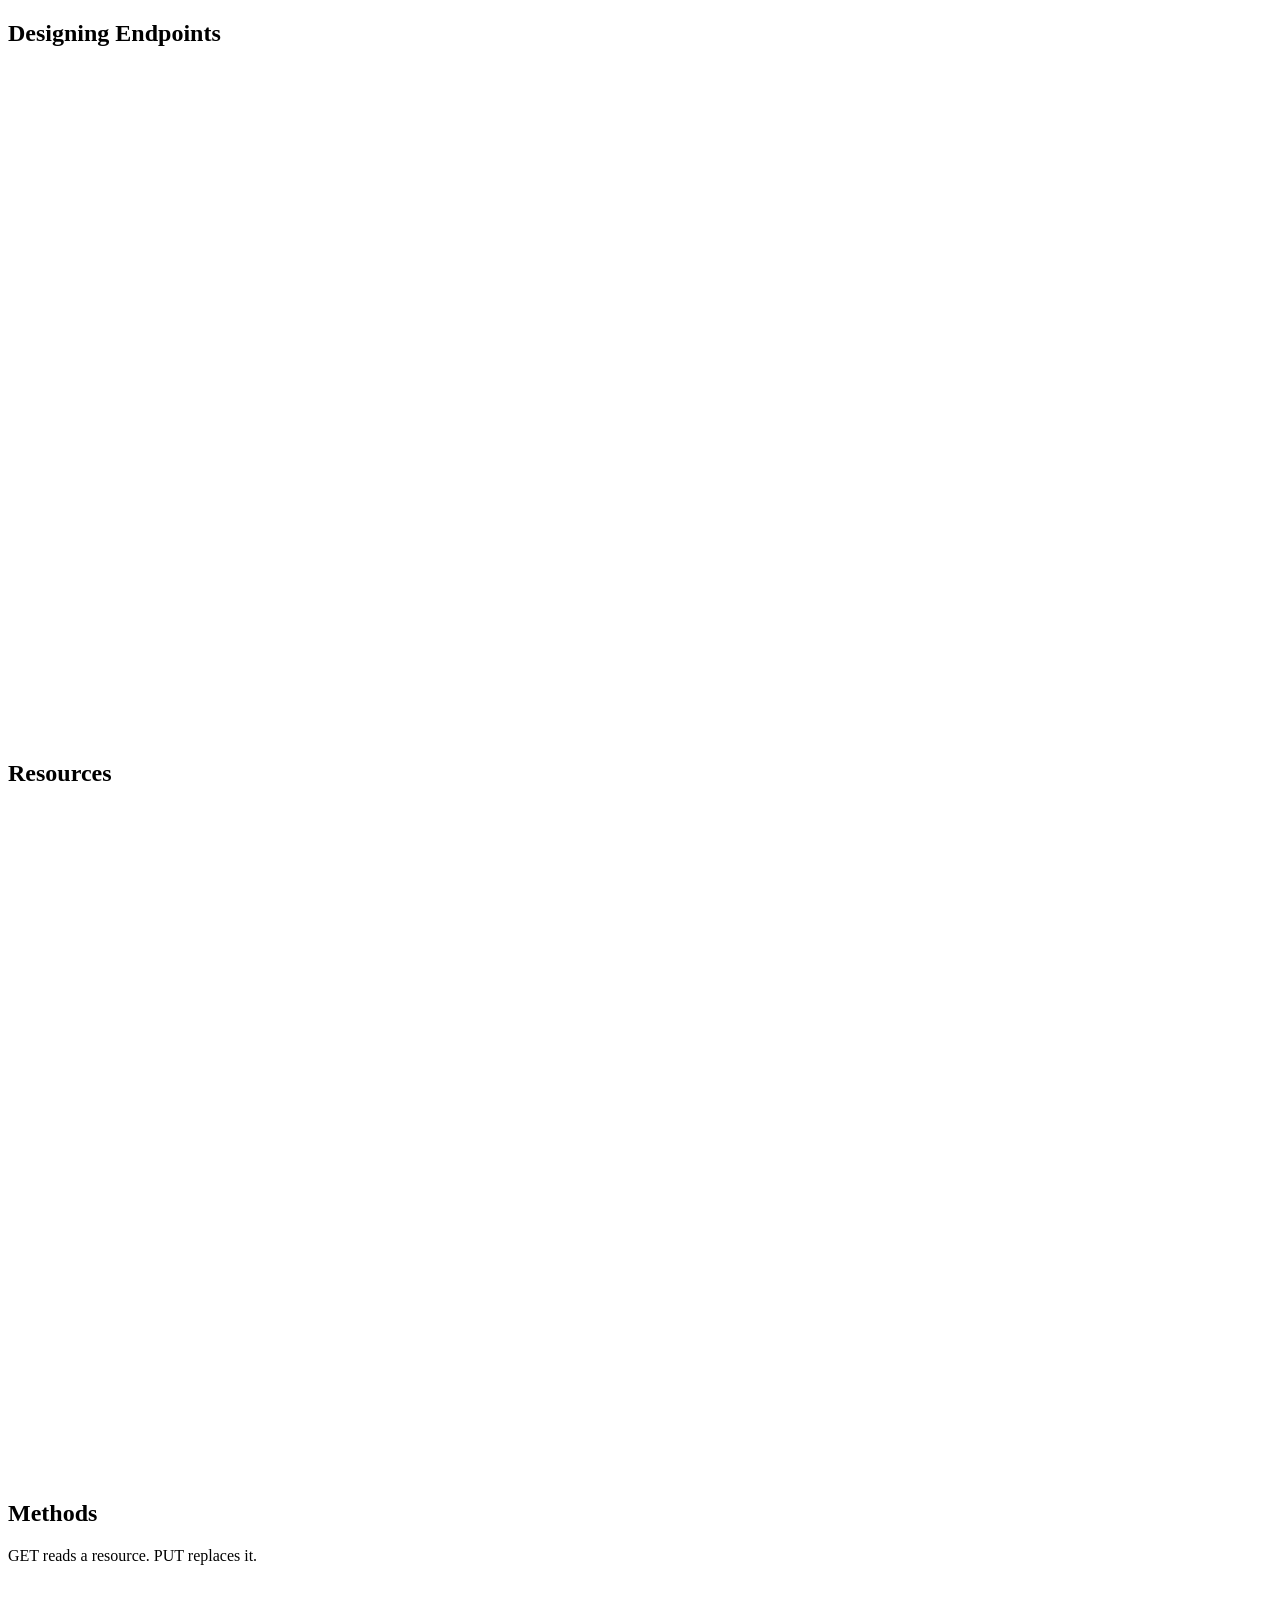
<file: testdata/web-apis/sections/01-designing-endpoints/deck/index.html>
<!doctype html>
<html>
<head>
  <title>Designing Endpoints</title>
  <link rel="stylesheet" href="../../../theme/deck.css">
</head>
<body>
  <section class="slide" data-id="title" data-title="Designing Endpoints"
    data-vo="Welcome to designing endpoints. [PAUSE:500]">
    <h1>Designing Endpoints</h1>
  </section>
  <section class="slide" data-id="resources" data-lesson="Resources"
    data-vo="An API is a set of resources.">
    <h2>Resources</h2>
  </section>
  <section class="slide" data-id="methods" data-lesson="Methods">
    <h2>Methods</h2>
    <aside class="notes">GET reads a resource. PUT replaces it.</aside>
  </section>
</body>
</html>
</file>
<file: testdata/web-apis/theme/deck.css>
.slide { width: 1280px; height: 720px; }
</file>
<file: assets/stylesheets/main.484c7ddc.min.css>
@charset "UTF-8";html{-webkit-text-size-adjust:none;-moz-text-size-adjust:none;text-size-adjust:none;box-sizing:border-box}*,:after,:before{box-sizing:inherit}@media (prefers-reduced-motion){*,:after,:before{transition:none!important}}body{margin:0}a,button,input,label{-webkit-tap-highlight-color:transparent}a{color:inherit;text-decoration:none}hr{border:0;box-sizing:initial;display:block;height:.05rem;overflow:visible;padding:0}small{font-size:80%}sub,sup{line-height:1em}img{border-style:none}table{border-collapse:initial;border-spacing:0}td,th{font-weight:400;vertical-align:top}button{background:#0000;border:0;font-family:inherit;font-size:inherit;margin:0;padding:0}input{border:0;outline:none}:root{--md-primary-fg-color:#4051b5;--md-primary-fg-color--light:#5d6cc0;--md-primary-fg-color--dark:#303fa1;--md-primary-bg-color:#fff;--md-primary-bg-color--light:#ffffffb3;--md-accent-fg-color:#526cfe;--md-accent-fg-color--transparent:#526cfe1a;--md-accent-bg-color:#fff;--md-accent-bg-color--light:#ffffffb3}[data-md-color-scheme=default]{color-scheme:light}[data-md-color-scheme=default] img[src$="#gh-dark-mode-only"],[data-md-color-scheme=default] img[src$="#only-dark"]{display:none}:root,[data-md-color-scheme=default]{--md-hue:225deg;--md-default-fg-color:#000000de;--md-default-fg-color--light:#0000008a;--md-default-fg-color--lighter:#00000052;--md-default-fg-color--lightest:#00000012;--md-default-bg-color:#fff;--md-default-bg-color--light:#ffffffb3;--md-default-bg-color--lighter:#ffffff4d;--md-default-bg-color--lightest:#ffffff1f;--md-code-fg-color:#36464e;--md-code-bg-color:#f5f5f5;--md-code-bg-color--light:#f5f5f5b3;--md-code-bg-color--lighter:#f5f5f54d;--md-code-hl-color:#4287ff;--md-code-hl-color--light:#4287ff1a;--md-code-hl-number-color:#d52a2a;--md-code-hl-special-color:#db1457;--md-code-hl-function-color:#a846b9;--md-code-hl-constant-color:#6e59d9;--md-code-hl-keyword-color:#3f6ec6;--md-code-hl-string-color:#1c7d4d;--md-code-hl-name-color:var(--md-code-fg-color);--md-code-hl-operator-color:var(--md-default-fg-color--light);--md-code-hl-punctuation-color:var(--md-default-fg-color--light);--md-code-hl-comment-color:var(--md-default-fg-color--light);--md-code-hl-generic-color:var(--md-default-fg-color--light);--md-code-hl-variable-color:var(--md-default-fg-color--light);--md-typeset-color:var(--md-default-fg-color);--md-typeset-a-color:var(--md-primary-fg-color);--md-typeset-del-color:#f5503d26;--md-typeset-ins-color:#0bd57026;--md-typeset-kbd-color:#fafafa;--md-typeset-kbd-accent-color:#fff;--md-typeset-kbd-border-color:#b8b8b8;--md-typeset-mark-color:#ffff0080;--md-typeset-table-color:#0000001f;--md-typeset-table-color--light:rgba(0,0,0,.035);--md-admonition-fg-color:var(--md-default-fg-color);--md-admonition-bg-color:var(--md-default-bg-color);--md-warning-fg-color:#000000de;--md-warning-bg-color:#ff9;--md-footer-fg-color:#fff;--md-footer-fg-color--light:#ffffffb3;--md-footer-fg-color--lighter:#ffffff73;--md-footer-bg-color:#000000de;--md-footer-bg-color--dark:#00000052;--md-shadow-z1:0 0.2rem 0.5rem #0000000d,0 0 0.05rem #0000001a;--md-shadow-z2:0 0.2rem 0.5rem #0000001a,0 0 0.05rem #00000040;--md-shadow-z3:0 0.2rem 0.5rem #0003,0 0 0.05rem #00000059}.md-icon svg{fill:currentcolor;display:block;height:1.2rem;width:1.2rem}body{-webkit-font-smoothing:antialiased;-moz-osx-font-smoothing:grayscale;--md-text-font-family:var(--md-text-font,_),-apple-system,BlinkMacSystemFont,Helvetica,Arial,sans-serif;--md-code-font-family:var(--md-code-font,_),SFMono-Regular,Consolas,Menlo,monospace}aside,body,input{font-feature-settings:"kern","liga";color:var(--md-typeset-color);font-family:var(--md-text-font-family)}code,kbd,pre{font-feature-settings:"kern";font-family:var(--md-code-font-family)}:root{--md-typeset-table-sort-icon:url('data:image/svg+xml;charset=utf-8,<svg xmlns="http://www.w3.org/2000/svg" viewBox="0 0 24 24"><path d="m18 21-4-4h3V7h-3l4-4 4 4h-3v10h3M2 19v-2h10v2M2 13v-2h7v2M2 7V5h4v2z"/></svg>');--md-typeset-table-sort-icon--asc:url('data:image/svg+xml;charset=utf-8,<svg xmlns="http://www.w3.org/2000/svg" viewBox="0 0 24 24"><path d="M19 17h3l-4 4-4-4h3V3h2M2 17h10v2H2M6 5v2H2V5m0 6h7v2H2z"/></svg>');--md-typeset-table-sort-icon--desc:url('data:image/svg+xml;charset=utf-8,<svg xmlns="http://www.w3.org/2000/svg" viewBox="0 0 24 24"><path d="M19 7h3l-4-4-4 4h3v14h2M2 17h10v2H2M6 5v2H2V5m0 6h7v2H2z"/></svg>')}.md-typeset{-webkit-print-color-adjust:exact;color-adjust:exact;font-size:.8rem;line-height:1.6;overflow-wrap:break-word}@media print{.md-typeset{font-size:.68rem}}.md-typeset blockquote,.md-typeset dl,.md-typeset figure,.md-typeset ol,.md-typeset pre,.md-typeset ul{margin-bottom:1em;margin-top:1em}.md-typeset h1{color:var(--md-default-fg-color--light);font-size:2em;line-height:1.3;margin:0 0 1.25em}.md-typeset h1,.md-typeset h2{font-weight:300;letter-spacing:-.01em}.md-typeset h2{font-size:1.5625em;line-height:1.4;margin:1.6em 0 .64em}.md-typeset h3{font-size:1.25em;font-weight:400;letter-spacing:-.01em;line-height:1.5;margin:1.6em 0 .8em}.md-typeset h2+h3{margin-top:.8em}.md-typeset h4{font-weight:700;letter-spacing:-.01em;margin:1em 0}.md-typeset h5,.md-typeset h6{color:var(--md-default-fg-color--light);font-size:.8em;font-weight:700;letter-spacing:-.01em;margin:1.25em 0}.md-typeset h5{text-transform:uppercase}.md-typeset h5 code{text-transform:none}.md-typeset hr{border-bottom:.05rem solid var(--md-default-fg-color--lightest);display:flow-root;margin:1.5em 0}.md-typeset a{color:var(--md-typeset-a-color);word-break:break-word}.md-typeset a,.md-typeset a:before{transition:color 125ms}.md-typeset a:focus,.md-typeset a:hover{color:var(--md-accent-fg-color)}.md-typeset a:focus code,.md-typeset a:hover code{background-color:var(--md-accent-fg-color--transparent);color:var(--md-accent-fg-color)}.md-typeset a code{color:var(--md-typeset-a-color)}.md-typeset a.focus-visible{outline-color:var(--md-accent-fg-color);outline-offset:.2rem}.md-typeset code,.md-typeset kbd,.md-typeset pre{color:var(--md-code-fg-color);direction:ltr;font-variant-ligatures:none;transition:background-color 125ms}@media print{.md-typeset code,.md-typeset kbd,.md-typeset pre{white-space:pre-wrap}}.md-typeset code{background-color:var(--md-code-bg-color);border-radius:.1rem;-webkit-box-decoration-break:clone;box-decoration-break:clone;font-size:.85em;padding:0 .2941176471em;transition:color 125ms,background-color 125ms;word-break:break-word}.md-typeset code:not(.focus-visible){-webkit-tap-highlight-color:transparent;outline:none}.md-typeset pre{display:flow-root;line-height:1.4;position:relative}.md-typeset pre>code{-webkit-box-decoration-break:slice;box-decoration-break:slice;box-shadow:none;display:block;margin:0;outline-color:var(--md-accent-fg-color);overflow:auto;padding:.7720588235em 1.1764705882em;scrollbar-color:var(--md-default-fg-color--lighter) #0000;scrollbar-width:thin;touch-action:auto;word-break:normal}.md-typeset pre>code:hover{scrollbar-color:var(--md-accent-fg-color) #0000}.md-typeset pre>code::-webkit-scrollbar{height:.2rem;width:.2rem}.md-typeset pre>code::-webkit-scrollbar-thumb{background-color:var(--md-default-fg-color--lighter)}.md-typeset pre>code::-webkit-scrollbar-thumb:hover{background-color:var(--md-accent-fg-color)}.md-typeset kbd{background-color:var(--md-typeset-kbd-color);border-radius:.1rem;box-shadow:0 .1rem 0 .05rem var(--md-typeset-kbd-border-color),0 .1rem 0 var(--md-typeset-kbd-border-color),0 -.1rem .2rem var(--md-typeset-kbd-accent-color) inset;color:var(--md-default-fg-color);display:inline-block;font-size:.75em;padding:0 .6666666667em;vertical-align:text-top;word-break:break-word}.md-typeset mark{background-color:var(--md-typeset-mark-color);-webkit-box-decoration-break:clone;box-decoration-break:clone;color:inherit;word-break:break-word}.md-typeset abbr{cursor:help;text-decoration:none}.md-typeset [data-preview],.md-typeset abbr{border-bottom:.05rem dotted var(--md-default-fg-color--light)}.md-typeset small{opacity:.75}[dir=ltr] .md-typeset sub,[dir=ltr] .md-typeset sup{margin-left:.078125em}[dir=rtl] .md-typeset sub,[dir=rtl] .md-typeset sup{margin-right:.078125em}[dir=ltr] .md-typeset blockquote{padding-left:.6rem}[dir=rtl] .md-typeset blockquote{padding-right:.6rem}[dir=ltr] .md-typeset blockquote{border-left:.2rem solid var(--md-default-fg-color--lighter)}[dir=rtl] .md-typeset blockquote{border-right:.2rem solid var(--md-default-fg-color--lighter)}.md-typeset blockquote{color:var(--md-default-fg-color--light);margin-left:0;margin-right:0}.md-typeset ul{list-style-type:disc}.md-typeset ul[type]{list-style-type:revert-layer}[dir=ltr] .md-typeset ol,[dir=ltr] .md-typeset ul{margin-left:.625em}[dir=rtl] .md-typeset ol,[dir=rtl] .md-typeset ul{margin-right:.625em}.md-typeset ol,.md-typeset ul{padding:0}.md-typeset ol:not([hidden]),.md-typeset ul:not([hidden]){display:flow-root}.md-typeset ol ol,.md-typeset ul ol{list-style-type:lower-alpha}.md-typeset ol ol ol,.md-typeset ul ol ol{list-style-type:lower-roman}.md-typeset ol ol ol ol,.md-typeset ul ol ol ol{list-style-type:upper-alpha}.md-typeset ol ol ol ol ol,.md-typeset ul ol ol ol ol{list-style-type:upper-roman}.md-typeset ol[type],.md-typeset ul[type]{list-style-type:revert-layer}[dir=ltr] .md-typeset ol li,[dir=ltr] .md-typeset ul li{margin-left:1.25em}[dir=rtl] .md-typeset ol li,[dir=rtl] .md-typeset ul li{margin-right:1.25em}.md-typeset ol li,.md-typeset ul li{margin-bottom:.5em}.md-typeset ol li blockquote,.md-typeset ol li p,.md-typeset ul li blockquote,.md-typeset ul li p{margin:.5em 0}.md-typeset ol li:last-child,.md-typeset ul li:last-child{margin-bottom:0}[dir=ltr] .md-typeset ol li ol,[dir=ltr] .md-typeset ol li ul,[dir=ltr] .md-typeset ul li ol,[dir=ltr] .md-typeset ul li ul{margin-left:.625em}[dir=rtl] .md-typeset ol li ol,[dir=rtl] .md-typeset ol li ul,[dir=rtl] .md-typeset ul li ol,[dir=rtl] .md-typeset ul li ul{margin-right:.625em}.md-typeset ol li ol,.md-typeset ol li ul,.md-typeset ul li ol,.md-typeset ul li ul{margin-bottom:.5em;margin-top:.5em}[dir=ltr] .md-typeset dd{margin-left:1.875em}[dir=rtl] .md-typeset dd{margin-right:1.875em}.md-typeset dd{margin-bottom:1.5em;margin-top:1em}.md-typeset img,.md-typeset svg,.md-typeset video{height:auto;max-width:100%}.md-typeset img[align=left]{margin:1em 1em 1em 0}.md-typeset img[align=right]{margin:1em 0 1em 1em}.md-typeset img[align]:only-child{margin-top:0}.md-typeset figure{display:flow-root;margin:1em auto;max-width:100%;text-align:center;width:fit-content}.md-typeset figure img{display:block;margin:0 auto}.md-typeset figcaption{font-style:italic;margin:1em auto;max-width:24rem}.md-typeset iframe{max-width:100%}.md-typeset table:not([class]){background-color:var(--md-default-bg-color);border:.05rem solid var(--md-typeset-table-color);border-radius:.1rem;display:inline-block;font-size:.64rem;max-width:100%;overflow:auto;touch-action:auto}@media print{.md-typeset table:not([class]){display:table}}.md-typeset table:not([class])+*{margin-top:1.5em}.md-typeset table:not([class]) td>:first-child,.md-typeset table:not([class]) th>:first-child{margin-top:0}.md-typeset table:not([class]) td>:last-child,.md-typeset table:not([class]) th>:last-child{margin-bottom:0}.md-typeset table:not([class]) td:not([align]),.md-typeset table:not([class]) th:not([align]){text-align:left}[dir=rtl] .md-typeset table:not([class]) td:not([align]),[dir=rtl] .md-typeset table:not([class]) th:not([align]){text-align:right}.md-typeset table:not([class]) th{font-weight:700;min-width:5rem;padding:.9375em 1.25em;vertical-align:top}.md-typeset table:not([class]) td{border-top:.05rem solid var(--md-typeset-table-color);padding:.9375em 1.25em;vertical-align:top}.md-typeset table:not([class]) tbody tr{transition:background-color 125ms}.md-typeset table:not([class]) tbody tr:hover{background-color:var(--md-typeset-table-color--light);box-shadow:0 .05rem 0 var(--md-default-bg-color) inset}.md-typeset table:not([class]) a{word-break:normal}.md-typeset table th[role=columnheader]{cursor:pointer}[dir=ltr] .md-typeset table th[role=columnheader]:after{margin-left:.5em}[dir=rtl] .md-typeset table th[role=columnheader]:after{margin-right:.5em}.md-typeset table th[role=columnheader]:after{content:"";display:inline-block;height:1.2em;-webkit-mask-image:var(--md-typeset-table-sort-icon);mask-image:var(--md-typeset-table-sort-icon);-webkit-mask-repeat:no-repeat;mask-repeat:no-repeat;-webkit-mask-size:contain;mask-size:contain;transition:background-color 125ms;vertical-align:text-bottom;width:1.2em}.md-typeset table th[role=columnheader]:hover:after{background-color:var(--md-default-fg-color--lighter)}.md-typeset table th[role=columnheader][aria-sort=ascending]:after{background-color:var(--md-default-fg-color--light);-webkit-mask-image:var(--md-typeset-table-sort-icon--asc);mask-image:var(--md-typeset-table-sort-icon--asc)}.md-typeset table th[role=columnheader][aria-sort=descending]:after{background-color:var(--md-default-fg-color--light);-webkit-mask-image:var(--md-typeset-table-sort-icon--desc);mask-image:var(--md-typeset-table-sort-icon--desc)}.md-typeset__scrollwrap{margin:1em -.8rem;overflow-x:auto;touch-action:auto}.md-typeset__table{display:inline-block;margin-bottom:.5em;padding:0 .8rem}@media print{.md-typeset__table{display:block}}html .md-typeset__table table{display:table;margin:0;overflow:hidden;width:100%}@media screen and (max-width:44.984375em){.md-content__inner>pre{margin:1em -.8rem}.md-content__inner>pre code{border-radius:0}}.md-typeset .md-author{border-radius:100%;display:block;flex-shrink:0;height:1.6rem;overflow:hidden;position:relative;transition:color 125ms,transform 125ms;width:1.6rem}.md-typeset .md-author img{display:block}.md-typeset .md-author--more{background:var(--md-default-fg-color--lightest);color:var(--md-default-fg-color--lighter);font-size:.6rem;font-weight:700;line-height:1.6rem;text-align:center}.md-typeset .md-author--long{height:2.4rem;width:2.4rem}.md-typeset a.md-author{transform:scale(1)}.md-typeset a.md-author img{border-radius:100%;filter:grayscale(100%) opacity(75%);transition:filter 125ms}.md-typeset a.md-author:focus,.md-typeset a.md-author:hover{transform:scale(1.1);z-index:1}.md-typeset a.md-author:focus img,.md-typeset a.md-author:hover img{filter:grayscale(0)}.md-banner{background-color:var(--md-footer-bg-color);color:var(--md-footer-fg-color);overflow:auto}@media print{.md-banner{display:none}}.md-banner--warning{background-color:var(--md-warning-bg-color);color:var(--md-warning-fg-color)}.md-banner__inner{font-size:.7rem;margin:.6rem auto;padding:0 .8rem}[dir=ltr] .md-banner__button{float:right}[dir=rtl] .md-banner__button{float:left}.md-banner__button{color:inherit;cursor:pointer;transition:opacity .25s}.no-js .md-banner__button{display:none}.md-banner__button:hover{opacity:.7}html{font-size:125%;height:100%;overflow-x:hidden}@media screen and (min-width:100em){html{font-size:137.5%}}@media screen and (min-width:125em){html{font-size:150%}}body{background-color:var(--md-default-bg-color);display:flex;flex-direction:column;font-size:.5rem;min-height:100%;position:relative;width:100%}@media print{body{display:block}}@media screen and (max-width:59.984375em){body[data-md-scrolllock]{position:fixed}}.md-grid{margin-left:auto;margin-right:auto;max-width:61rem}.md-container{display:flex;flex-direction:column;flex-grow:1}@media print{.md-container{display:block}}.md-main{flex-grow:1}.md-main__inner{display:flex;height:100%;margin-top:1.5rem}.md-ellipsis{overflow:hidden;text-overflow:ellipsis}.md-toggle{display:none}.md-option{height:0;opacity:0;position:absolute;width:0}.md-option:checked+label:not([hidden]){display:block}.md-option.focus-visible+label{outline-color:var(--md-accent-fg-color);outline-style:auto}.md-skip{background-color:var(--md-default-fg-color);border-radius:.1rem;color:var(--md-default-bg-color);font-size:.64rem;margin:.5rem;opacity:0;outline-color:var(--md-accent-fg-color);padding:.3rem .5rem;position:fixed;transform:translateY(.4rem);z-index:-1}.md-skip:focus{opacity:1;transform:translateY(0);transition:transform .25s cubic-bezier(.4,0,.2,1),opacity 175ms 75ms;z-index:10}@page{margin:25mm}:root{--md-clipboard-icon:url('data:image/svg+xml;charset=utf-8,<svg xmlns="http://www.w3.org/2000/svg" viewBox="0 0 24 24"><path d="M19 21H8V7h11m0-2H8a2 2 0 0 0-2 2v14a2 2 0 0 0 2 2h11a2 2 0 0 0 2-2V7a2 2 0 0 0-2-2m-3-4H4a2 2 0 0 0-2 2v14h2V3h12z"/></svg>')}.md-clipboard{border-radius:.1rem;color:var(--md-default-fg-color--lightest);cursor:pointer;height:1.5em;outline-color:var(--md-accent-fg-color);outline-offset:.1rem;transition:color .25s;width:1.5em;z-index:1}@media print{.md-clipboard{display:none}}.md-clipboard:not(.focus-visible){-webkit-tap-highlight-color:transparent;outline:none}:hover>.md-clipboard{color:var(--md-default-fg-color--light)}.md-clipboard:focus,.md-clipboard:hover{color:var(--md-accent-fg-color)}.md-clipboard:after{background-color:currentcolor;content:"";display:block;height:1.125em;margin:0 auto;-webkit-mask-image:var(--md-clipboard-icon);mask-image:var(--md-clipboard-icon);-webkit-mask-position:center;mask-position:center;-webkit-mask-repeat:no-repeat;mask-repeat:no-repeat;-webkit-mask-size:contain;mask-size:contain;width:1.125em}.md-clipboard--inline{cursor:pointer}.md-clipboard--inline code{transition:color .25s,background-color .25s}.md-clipboard--inline:focus code,.md-clipboard--inline:hover code{background-color:var(--md-accent-fg-color--transparent);color:var(--md-accent-fg-color)}:root{--md-code-select-icon:url('data:image/svg+xml;charset=utf-8,<svg xmlns="http://www.w3.org/2000/svg" viewBox="0 0 24 24"><path d="M19 19h-4v2h4c1.1 0 2-.9 2-2v-4h-2m0-12h-4v2h4v4h2V5c0-1.1-.9-2-2-2M5 5h4V3H5c-1.1 0-2 .9-2 2v4h2m0 6H3v4c0 1.1.9 2 2 2h4v-2H5zm2-4h2v2H7zm4 0h2v2h-2zm4 0h2v2h-2zM7 7h2v2H7zm4 0h2v2h-2zm4 0h2v2h-2zm-8 8h2v2H7zm4 0h2v2h-2zm4 0h2v2h-2z"/></svg>');--md-code-copy-icon:url('data:image/svg+xml;charset=utf-8,<svg xmlns="http://www.w3.org/2000/svg" viewBox="0 0 24 24"><path d="M19 21H8V7h11m0-2H8a2 2 0 0 0-2 2v14a2 2 0 0 0 2 2h11a2 2 0 0 0 2-2V7a2 2 0 0 0-2-2m-3-4H4a2 2 0 0 0-2 2v14h2V3h12z"/></svg>')}.md-typeset .md-code__content{display:grid}.md-code__nav{background-color:var(--md-code-bg-color--lighter);border-radius:.1rem;display:flex;gap:.2rem;padding:.2rem;position:absolute;right:.25em;top:.25em;transition:background-color .25s;z-index:1}:hover>.md-code__nav{background-color:var(--md-code-bg-color--light)}.md-code__button{color:var(--md-default-fg-color--lightest);cursor:pointer;display:block;height:1.5em;outline-color:var(--md-accent-fg-color);outline-offset:.1rem;transition:color .25s;width:1.5em}:hover>*>.md-code__button{color:var(--md-default-fg-color--light)}.md-code__button.focus-visible,.md-code__button:hover{color:var(--md-accent-fg-color)}.md-code__button--active{color:var(--md-default-fg-color)!important}.md-code__button:after{background-color:currentcolor;content:"";display:block;height:1.125em;margin:0 auto;-webkit-mask-position:center;mask-position:center;-webkit-mask-repeat:no-repeat;mask-repeat:no-repeat;-webkit-mask-size:contain;mask-size:contain;width:1.125em}.md-code__button[data-md-type=select]:after{-webkit-mask-image:var(--md-code-select-icon);mask-image:var(--md-code-select-icon)}.md-code__button[data-md-type=copy]:after{-webkit-mask-image:var(--md-code-copy-icon);mask-image:var(--md-code-copy-icon)}@keyframes consent{0%{opacity:0;transform:translateY(100%)}to{opacity:1;transform:translateY(0)}}@keyframes overlay{0%{opacity:0}to{opacity:1}}.md-consent__overlay{animation:overlay .25s both;-webkit-backdrop-filter:blur(.1rem);backdrop-filter:blur(.1rem);background-color:#0000008a;height:100%;opacity:1;position:fixed;top:0;width:100%;z-index:5}.md-consent__inner{animation:consent .5s cubic-bezier(.1,.7,.1,1) both;background-color:var(--md-default-bg-color);border:0;border-radius:.1rem;bottom:0;box-shadow:0 0 .2rem #0000001a,0 .2rem .4rem #0003;max-height:100%;overflow:auto;padding:0;position:fixed;width:100%;z-index:5}.md-consent__form{padding:.8rem}.md-consent__settings{display:none;margin:1em 0}input:checked+.md-consent__settings{display:block}.md-consent__controls{margin-bottom:.8rem}.md-typeset .md-consent__controls .md-button{display:inline}@media screen and (max-width:44.984375em){.md-typeset .md-consent__controls .md-button{display:block;margin-top:.4rem;text-align:center;width:100%}}.md-consent label{cursor:pointer}.md-content{flex-grow:1;min-width:0}.md-content__inner{margin:0 .8rem 1.2rem;padding-top:.6rem}@media screen and (min-width:76.25em){[dir=ltr] .md-sidebar--primary:not([hidden])~.md-content>.md-content__inner{margin-left:1.2rem}[dir=ltr] .md-sidebar--secondary:not([hidden])~.md-content>.md-content__inner,[dir=rtl] .md-sidebar--primary:not([hidden])~.md-content>.md-content__inner{margin-right:1.2rem}[dir=rtl] .md-sidebar--secondary:not([hidden])~.md-content>.md-content__inner{margin-left:1.2rem}}.md-content__inner:before{content:"";display:block;height:.4rem}.md-content__inner>:last-child{margin-bottom:0}[dir=ltr] .md-content__button{float:right}[dir=rtl] .md-content__button{float:left}[dir=ltr] .md-content__button{margin-left:.4rem}[dir=rtl] .md-content__button{margin-right:.4rem}.md-content__button{margin:.4rem 0;padding:0}@media print{.md-content__button{display:none}}.md-typeset .md-content__button{color:var(--md-default-fg-color--lighter)}.md-content__button svg{display:inline;vertical-align:top}[dir=rtl] .md-content__button svg{transform:scaleX(-1)}[dir=ltr] .md-dialog{right:.8rem}[dir=rtl] .md-dialog{left:.8rem}.md-dialog{background-color:var(--md-default-fg-color);border-radius:.1rem;bottom:.8rem;box-shadow:var(--md-shadow-z3);min-width:11.1rem;opacity:0;padding:.4rem .6rem;pointer-events:none;position:fixed;transform:translateY(100%);transition:transform 0ms .4s,opacity .4s;z-index:4}@media print{.md-dialog{display:none}}.md-dialog--active{opacity:1;pointer-events:auto;transform:translateY(0);transition:transform .4s cubic-bezier(.075,.85,.175,1),opacity .4s}.md-dialog__inner{color:var(--md-default-bg-color);font-size:.7rem}.md-feedback{margin:2em 0 1em;text-align:center}.md-feedback fieldset{border:none;margin:0;padding:0}.md-feedback__title{font-weight:700;margin:1em auto}.md-feedback__inner{position:relative}.md-feedback__list{display:flex;flex-wrap:wrap;place-content:baseline center;position:relative}.md-feedback__list:hover .md-icon:not(:disabled){color:var(--md-default-fg-color--lighter)}:disabled .md-feedback__list{min-height:1.8rem}.md-feedback__icon{color:var(--md-default-fg-color--light);cursor:pointer;flex-shrink:0;margin:0 .1rem;transition:color 125ms}.md-feedback__icon:not(:disabled).md-icon:hover{color:var(--md-accent-fg-color)}.md-feedback__icon:disabled{color:var(--md-default-fg-color--lightest);pointer-events:none}.md-feedback__note{opacity:0;position:relative;transform:translateY(.4rem);transition:transform .4s cubic-bezier(.1,.7,.1,1),opacity .15s}.md-feedback__note>*{margin:0 auto;max-width:16rem}:disabled .md-feedback__note{opacity:1;transform:translateY(0)}@media print{.md-feedback{display:none}}.md-footer{background-color:var(--md-footer-bg-color);color:var(--md-footer-fg-color)}@media print{.md-footer{display:none}}.md-footer__inner{justify-content:space-between;overflow:auto;padding:.2rem}.md-footer__inner:not([hidden]){display:flex}.md-footer__link{align-items:end;display:flex;flex-grow:0.01;margin-bottom:.4rem;margin-top:1rem;max-width:100%;outline-color:var(--md-accent-fg-color);overflow:hidden;transition:opacity .25s}.md-footer__link:focus,.md-footer__link:hover{opacity:.7}[dir=rtl] .md-footer__link svg{transform:scaleX(-1)}@media screen and (max-width:44.984375em){.md-footer__link--prev{flex-shrink:0}.md-footer__link--prev .md-footer__title{display:none}}[dir=ltr] .md-footer__link--next{margin-left:auto}[dir=rtl] .md-footer__link--next{margin-right:auto}.md-footer__link--next{text-align:right}[dir=rtl] .md-footer__link--next{text-align:left}.md-footer__title{flex-grow:1;font-size:.9rem;margin-bottom:.7rem;max-width:calc(100% - 2.4rem);padding:0 1rem;white-space:nowrap}.md-footer__button{margin:.2rem;padding:.4rem}.md-footer__direction{font-size:.64rem;opacity:.7}.md-footer-meta{background-color:var(--md-footer-bg-color--dark)}.md-footer-meta__inner{display:flex;flex-wrap:wrap;justify-content:space-between;padding:.2rem}html .md-footer-meta.md-typeset a{color:var(--md-footer-fg-color--light)}html .md-footer-meta.md-typeset a:focus,html .md-footer-meta.md-typeset a:hover{color:var(--md-footer-fg-color)}.md-copyright{color:var(--md-footer-fg-color--lighter);font-size:.64rem;margin:auto .6rem;padding:.4rem 0;width:100%}@media screen and (min-width:45em){.md-copyright{width:auto}}.md-copyright__highlight{color:var(--md-footer-fg-color--light)}.md-social{display:inline-flex;gap:.2rem;margin:0 .4rem;padding:.2rem 0 .6rem}@media screen and (min-width:45em){.md-social{padding:.6rem 0}}.md-social__link{display:inline-block;height:1.6rem;text-align:center;width:1.6rem}.md-social__link:before{line-height:1.9}.md-social__link svg{fill:currentcolor;max-height:.8rem;vertical-align:-25%}.md-typeset .md-button{border:.1rem solid;border-radius:.1rem;color:var(--md-primary-fg-color);cursor:pointer;display:inline-block;font-weight:700;padding:.625em 2em;transition:color 125ms,background-color 125ms,border-color 125ms}.md-typeset .md-button--primary{background-color:var(--md-primary-fg-color);border-color:var(--md-primary-fg-color);color:var(--md-primary-bg-color)}.md-typeset .md-button:focus,.md-typeset .md-button:hover{background-color:var(--md-accent-fg-color);border-color:var(--md-accent-fg-color);color:var(--md-accent-bg-color)}[dir=ltr] .md-typeset .md-input{border-top-left-radius:.1rem}[dir=ltr] .md-typeset .md-input,[dir=rtl] .md-typeset .md-input{border-top-right-radius:.1rem}[dir=rtl] .md-typeset .md-input{border-top-left-radius:.1rem}.md-typeset .md-input{border-bottom:.1rem solid var(--md-default-fg-color--lighter);box-shadow:var(--md-shadow-z1);font-size:.8rem;height:1.8rem;padding:0 .6rem;transition:border .25s,box-shadow .25s}.md-typeset .md-input:focus,.md-typeset .md-input:hover{border-bottom-color:var(--md-accent-fg-color);box-shadow:var(--md-shadow-z2)}.md-typeset .md-input--stretch{width:100%}.md-header{background-color:var(--md-primary-fg-color);box-shadow:0 0 .2rem #0000,0 .2rem .4rem #0000;color:var(--md-primary-bg-color);display:block;left:0;position:sticky;right:0;top:0;z-index:4}@media print{.md-header{display:none}}.md-header[hidden]{transform:translateY(-100%);transition:transform .25s cubic-bezier(.8,0,.6,1),box-shadow .25s}.md-header--shadow{box-shadow:0 0 .2rem #0000001a,0 .2rem .4rem #0003;transition:transform .25s cubic-bezier(.1,.7,.1,1),box-shadow .25s}.md-header__inner{align-items:center;display:flex;padding:0 .2rem}.md-header__button{color:currentcolor;cursor:pointer;margin:.2rem;outline-color:var(--md-accent-fg-color);padding:.4rem;position:relative;transition:opacity .25s;vertical-align:middle;z-index:1}.md-header__button:hover{opacity:.7}.md-header__button:not([hidden]){display:inline-block}.md-header__button:not(.focus-visible){-webkit-tap-highlight-color:transparent;outline:none}.md-header__button.md-logo{margin:.2rem;padding:.4rem}@media screen and (max-width:76.234375em){.md-header__button.md-logo{display:none}}.md-header__button.md-logo img,.md-header__button.md-logo svg{fill:currentcolor;display:block;height:1.2rem;width:auto}@media screen and (min-width:60em){.md-header__button[for=__search]{display:none}}.no-js .md-header__button[for=__search]{display:none}[dir=rtl] .md-header__button[for=__search] svg{transform:scaleX(-1)}@media screen and (min-width:76.25em){.md-header__button[for=__drawer]{display:none}}.md-header__topic{display:flex;max-width:100%;position:absolute;transition:transform .4s cubic-bezier(.1,.7,.1,1),opacity .15s;white-space:nowrap}.md-header__topic+.md-header__topic{opacity:0;pointer-events:none;transform:translateX(1.25rem);transition:transform .4s cubic-bezier(1,.7,.1,.1),opacity .15s;z-index:-1}[dir=rtl] .md-header__topic+.md-header__topic{transform:translateX(-1.25rem)}.md-header__topic:first-child{font-weight:700}[dir=ltr] .md-header__title{margin-left:1rem;margin-right:.4rem}[dir=rtl] .md-header__title{margin-left:.4rem;margin-right:1rem}.md-header__title{flex-grow:1;font-size:.9rem;height:2.4rem;line-height:2.4rem}.md-header__title--active .md-header__topic{opacity:0;pointer-events:none;transform:translateX(-1.25rem);transition:transform .4s cubic-bezier(1,.7,.1,.1),opacity .15s;z-index:-1}[dir=rtl] .md-header__title--active .md-header__topic{transform:translateX(1.25rem)}.md-header__title--active .md-header__topic+.md-header__topic{opacity:1;pointer-events:auto;transform:translateX(0);transition:transform .4s cubic-bezier(.1,.7,.1,1),opacity .15s;z-index:0}.md-header__title>.md-header__ellipsis{height:100%;position:relative;width:100%}.md-header__option{display:flex;flex-shrink:0;max-width:100%;transition:max-width 0ms .25s,opacity .25s .25s;white-space:nowrap}[data-md-toggle=search]:checked~.md-header .md-header__option{max-width:0;opacity:0;transition:max-width 0ms,opacity 0ms}.md-header__option>input{bottom:0}.md-header__source{display:none}@media screen and (min-width:60em){[dir=ltr] .md-header__source{margin-left:1rem}[dir=rtl] .md-header__source{margin-right:1rem}.md-header__source{display:block;max-width:11.7rem;width:11.7rem}}@media screen and (min-width:76.25em){[dir=ltr] .md-header__source{margin-left:1.4rem}[dir=rtl] .md-header__source{margin-right:1.4rem}}.md-meta{color:var(--md-default-fg-color--light);font-size:.7rem;line-height:1.3}.md-meta__list{display:inline-flex;flex-wrap:wrap;list-style:none;margin:0;padding:0}.md-meta__item:not(:last-child):after{content:"·";margin-left:.2rem;margin-right:.2rem}.md-meta__link{color:var(--md-typeset-a-color)}.md-meta__link:focus,.md-meta__link:hover{color:var(--md-accent-fg-color)}.md-draft{background-color:#ff1744;border-radius:.125em;color:#fff;display:inline-block;font-weight:700;padding-left:.5714285714em;padding-right:.5714285714em}:root{--md-nav-icon--prev:url('data:image/svg+xml;charset=utf-8,<svg xmlns="http://www.w3.org/2000/svg" viewBox="0 0 24 24"><path d="M20 11v2H8l5.5 5.5-1.42 1.42L4.16 12l7.92-7.92L13.5 5.5 8 11z"/></svg>');--md-nav-icon--next:url('data:image/svg+xml;charset=utf-8,<svg xmlns="http://www.w3.org/2000/svg" viewBox="0 0 24 24"><path d="M8.59 16.58 13.17 12 8.59 7.41 10 6l6 6-6 6z"/></svg>');--md-toc-icon:url('data:image/svg+xml;charset=utf-8,<svg xmlns="http://www.w3.org/2000/svg" viewBox="0 0 24 24"><path d="M3 9h14V7H3zm0 4h14v-2H3zm0 4h14v-2H3zm16 0h2v-2h-2zm0-10v2h2V7zm0 6h2v-2h-2z"/></svg>')}.md-nav{font-size:.7rem;line-height:1.3}.md-nav__title{color:var(--md-default-fg-color--light);display:block;font-weight:700;overflow:hidden;padding:0 .6rem;text-overflow:ellipsis}.md-nav__title .md-nav__button{display:none}.md-nav__title .md-nav__button img{height:100%;width:auto}.md-nav__title .md-nav__button.md-logo img,.md-nav__title .md-nav__button.md-logo svg{fill:currentcolor;display:block;height:2.4rem;max-width:100%;object-fit:contain;width:auto}.md-nav__list{list-style:none;margin:0;padding:0}.md-nav__link{align-items:flex-start;display:flex;gap:.4rem;margin-top:.625em;scroll-snap-align:start;transition:color 125ms}.md-nav__link--passed,.md-nav__link--passed code{color:var(--md-default-fg-color--light)}.md-nav__item .md-nav__link--active,.md-nav__item .md-nav__link--active code{color:var(--md-typeset-a-color)}.md-nav__link .md-ellipsis{position:relative}.md-nav__link .md-ellipsis code{word-break:normal}[dir=ltr] .md-nav__link .md-icon:last-child{margin-left:auto}[dir=rtl] .md-nav__link .md-icon:last-child{margin-right:auto}.md-nav__link .md-typeset{font-size:.7rem;line-height:1.3}.md-nav__link svg{fill:currentcolor;flex-shrink:0;height:1.3em;position:relative}.md-nav__link[for]:focus,.md-nav__link[for]:hover,.md-nav__link[href]:focus,.md-nav__link[href]:hover{color:var(--md-accent-fg-color);cursor:pointer}.md-nav__link[for]:focus code,.md-nav__link[for]:hover code,.md-nav__link[href]:focus code,.md-nav__link[href]:hover code{background-color:var(--md-accent-fg-color--transparent);color:var(--md-accent-fg-color)}.md-nav__link.focus-visible{outline-color:var(--md-accent-fg-color);outline-offset:.2rem}.md-nav--primary .md-nav__link[for=__toc]{display:none}.md-nav--primary .md-nav__link[for=__toc] .md-icon:after{background-color:currentcolor;display:block;height:100%;-webkit-mask-image:var(--md-toc-icon);mask-image:var(--md-toc-icon);width:100%}.md-nav--primary .md-nav__link[for=__toc]~.md-nav{display:none}.md-nav__container>.md-nav__link{margin-top:0}.md-nav__container>.md-nav__link:first-child{flex-grow:1;min-width:0}.md-nav__icon{flex-shrink:0}.md-nav__source{display:none}@media screen and (max-width:76.234375em){.md-nav--primary,.md-nav--primary .md-nav{background-color:var(--md-default-bg-color);display:flex;flex-direction:column;height:100%;left:0;position:absolute;right:0;top:0;z-index:1}.md-nav--primary .md-nav__item,.md-nav--primary .md-nav__title{font-size:.8rem;line-height:1.5}.md-nav--primary .md-nav__title{background-color:var(--md-default-fg-color--lightest);color:var(--md-default-fg-color--light);cursor:pointer;height:5.6rem;line-height:2.4rem;padding:3rem .8rem .2rem;position:relative;white-space:nowrap}[dir=ltr] .md-nav--primary .md-nav__title .md-nav__icon{left:.4rem}[dir=rtl] .md-nav--primary .md-nav__title .md-nav__icon{right:.4rem}.md-nav--primary .md-nav__title .md-nav__icon{display:block;height:1.2rem;margin:.2rem;position:absolute;top:.4rem;width:1.2rem}.md-nav--primary .md-nav__title .md-nav__icon:after{background-color:currentcolor;content:"";display:block;height:100%;-webkit-mask-image:var(--md-nav-icon--prev);mask-image:var(--md-nav-icon--prev);-webkit-mask-position:center;mask-position:center;-webkit-mask-repeat:no-repeat;mask-repeat:no-repeat;-webkit-mask-size:contain;mask-size:contain;width:100%}.md-nav--primary .md-nav__title~.md-nav__list{background-color:var(--md-default-bg-color);box-shadow:0 .05rem 0 var(--md-default-fg-color--lightest) inset;overflow-y:auto;scroll-snap-type:y mandatory;touch-action:pan-y}.md-nav--primary .md-nav__title~.md-nav__list>:first-child{border-top:0}.md-nav--primary .md-nav__title[for=__drawer]{background-color:var(--md-primary-fg-color);color:var(--md-primary-bg-color);font-weight:700}.md-nav--primary .md-nav__title .md-logo{display:block;left:.2rem;margin:.2rem;padding:.4rem;position:absolute;right:.2rem;top:.2rem}.md-nav--primary .md-nav__list{flex:1}.md-nav--primary .md-nav__item{border-top:.05rem solid var(--md-default-fg-color--lightest)}.md-nav--primary .md-nav__item--active>.md-nav__link{color:var(--md-typeset-a-color)}.md-nav--primary .md-nav__item--active>.md-nav__link:focus,.md-nav--primary .md-nav__item--active>.md-nav__link:hover{color:var(--md-accent-fg-color)}.md-nav--primary .md-nav__link{margin-top:0;padding:.6rem .8rem}.md-nav--primary .md-nav__link svg{margin-top:.1em}.md-nav--primary .md-nav__link>.md-nav__link{padding:0}[dir=ltr] .md-nav--primary .md-nav__link .md-nav__icon{margin-right:-.2rem}[dir=rtl] .md-nav--primary .md-nav__link .md-nav__icon{margin-left:-.2rem}.md-nav--primary .md-nav__link .md-nav__icon{font-size:1.2rem;height:1.2rem;width:1.2rem}.md-nav--primary .md-nav__link .md-nav__icon:after{background-color:currentcolor;content:"";display:block;height:100%;-webkit-mask-image:var(--md-nav-icon--next);mask-image:var(--md-nav-icon--next);-webkit-mask-position:center;mask-position:center;-webkit-mask-repeat:no-repeat;mask-repeat:no-repeat;-webkit-mask-size:contain;mask-size:contain;width:100%}[dir=rtl] .md-nav--primary .md-nav__icon:after{transform:scale(-1)}.md-nav--primary .md-nav--secondary .md-nav{background-color:initial;position:static}[dir=ltr] .md-nav--primary .md-nav--secondary .md-nav .md-nav__link{padding-left:1.4rem}[dir=rtl] .md-nav--primary .md-nav--secondary .md-nav .md-nav__link{padding-right:1.4rem}[dir=ltr] .md-nav--primary .md-nav--secondary .md-nav .md-nav .md-nav__link{padding-left:2rem}[dir=rtl] .md-nav--primary .md-nav--secondary .md-nav .md-nav .md-nav__link{padding-right:2rem}[dir=ltr] .md-nav--primary .md-nav--secondary .md-nav .md-nav .md-nav .md-nav__link{padding-left:2.6rem}[dir=rtl] .md-nav--primary .md-nav--secondary .md-nav .md-nav .md-nav .md-nav__link{padding-right:2.6rem}[dir=ltr] .md-nav--primary .md-nav--secondary .md-nav .md-nav .md-nav .md-nav .md-nav__link{padding-left:3.2rem}[dir=rtl] .md-nav--primary .md-nav--secondary .md-nav .md-nav .md-nav .md-nav .md-nav__link{padding-right:3.2rem}.md-nav--secondary{background-color:initial}.md-nav__toggle~.md-nav{display:flex;opacity:0;transform:translateX(100%);transition:transform .25s cubic-bezier(.8,0,.6,1),opacity 125ms 50ms}[dir=rtl] .md-nav__toggle~.md-nav{transform:translateX(-100%)}.md-nav__toggle:checked~.md-nav{opacity:1;transform:translateX(0);transition:transform .25s cubic-bezier(.4,0,.2,1),opacity 125ms 125ms}.md-nav__toggle:checked~.md-nav>.md-nav__list{backface-visibility:hidden}}@media screen and (max-width:59.984375em){.md-nav--primary .md-nav__link[for=__toc]{display:flex}.md-nav--primary .md-nav__link[for=__toc] .md-icon:after{content:""}.md-nav--primary .md-nav__link[for=__toc]+.md-nav__link{display:none}.md-nav--primary .md-nav__link[for=__toc]~.md-nav{display:flex}.md-nav__source{background-color:var(--md-primary-fg-color--dark);color:var(--md-primary-bg-color);display:block;padding:0 .2rem}}@media screen and (min-width:60em) and (max-width:76.234375em){.md-nav--integrated .md-nav__link[for=__toc]{display:flex}.md-nav--integrated .md-nav__link[for=__toc] .md-icon:after{content:""}.md-nav--integrated .md-nav__link[for=__toc]+.md-nav__link{display:none}.md-nav--integrated .md-nav__link[for=__toc]~.md-nav{display:flex}}@media screen and (min-width:60em){.md-nav{margin-bottom:-.4rem}.md-nav--secondary .md-nav__title{background:var(--md-default-bg-color);box-shadow:0 0 .4rem .4rem var(--md-default-bg-color);position:sticky;top:0;z-index:1}.md-nav--secondary .md-nav__title[for=__toc]{scroll-snap-align:start}.md-nav--secondary .md-nav__title .md-nav__icon{display:none}[dir=ltr] .md-nav--secondary .md-nav__list{padding-left:.6rem}[dir=rtl] .md-nav--secondary .md-nav__list{padding-right:.6rem}.md-nav--secondary .md-nav__list{padding-bottom:.4rem}[dir=ltr] .md-nav--secondary .md-nav__item>.md-nav__link{margin-right:.4rem}[dir=rtl] .md-nav--secondary .md-nav__item>.md-nav__link{margin-left:.4rem}}@media screen and (min-width:76.25em){.md-nav{margin-bottom:-.4rem;transition:max-height .25s cubic-bezier(.86,0,.07,1)}.md-nav--primary .md-nav__title{background:var(--md-default-bg-color);box-shadow:0 0 .4rem .4rem var(--md-default-bg-color);position:sticky;top:0;z-index:1}.md-nav--primary .md-nav__title[for=__drawer]{scroll-snap-align:start}.md-nav--primary .md-nav__title .md-nav__icon{display:none}[dir=ltr] .md-nav--primary .md-nav__list{padding-left:.6rem}[dir=rtl] .md-nav--primary .md-nav__list{padding-right:.6rem}.md-nav--primary .md-nav__list{padding-bottom:.4rem}[dir=ltr] .md-nav--primary .md-nav__item>.md-nav__link{margin-right:.4rem}[dir=rtl] .md-nav--primary .md-nav__item>.md-nav__link{margin-left:.4rem}.md-nav__toggle~.md-nav{display:grid;grid-template-rows:minmax(.4rem,0fr);opacity:0;transition:grid-template-rows .25s cubic-bezier(.86,0,.07,1),opacity .25s,visibility 0ms .25s;visibility:collapse}.md-nav__toggle~.md-nav>.md-nav__list{overflow:hidden}.md-nav__toggle.md-toggle--indeterminate~.md-nav,.md-nav__toggle:checked~.md-nav{grid-template-rows:minmax(.4rem,1fr);opacity:1;transition:grid-template-rows .25s cubic-bezier(.86,0,.07,1),opacity .15s .1s,visibility 0ms;visibility:visible}.md-nav__toggle.md-toggle--indeterminate~.md-nav{transition:none}.md-nav__item--nested>.md-nav>.md-nav__title{display:none}.md-nav__item--section{display:block;margin:1.25em 0}.md-nav__item--section:last-child{margin-bottom:0}.md-nav__item--section>.md-nav__link{font-weight:700}.md-nav__item--section>.md-nav__link[for]{color:var(--md-default-fg-color--light)}.md-nav__item--section>.md-nav__link:not(.md-nav__container){pointer-events:none}.md-nav__item--section>.md-nav__link .md-icon,.md-nav__item--section>.md-nav__link>[for]{display:none}[dir=ltr] .md-nav__item--section>.md-nav{margin-left:-.6rem}[dir=rtl] .md-nav__item--section>.md-nav{margin-right:-.6rem}.md-nav__item--section>.md-nav{display:block;opacity:1;visibility:visible}.md-nav__item--section>.md-nav>.md-nav__list>.md-nav__item{padding:0}.md-nav__icon{border-radius:100%;height:.9rem;transition:background-color .25s;width:.9rem}.md-nav__icon:hover{background-color:var(--md-accent-fg-color--transparent)}.md-nav__icon:after{background-color:currentcolor;border-radius:100%;content:"";display:inline-block;height:100%;-webkit-mask-image:var(--md-nav-icon--next);mask-image:var(--md-nav-icon--next);-webkit-mask-position:center;mask-position:center;-webkit-mask-repeat:no-repeat;mask-repeat:no-repeat;-webkit-mask-size:contain;mask-size:contain;transition:transform .25s;vertical-align:-.1rem;width:100%}[dir=rtl] .md-nav__icon:after{transform:rotate(180deg)}.md-nav__item--nested .md-nav__toggle:checked~.md-nav__link .md-nav__icon:after,.md-nav__item--nested .md-toggle--indeterminate~.md-nav__link .md-nav__icon:after{transform:rotate(90deg)}.md-nav--lifted>.md-nav__list>.md-nav__item,.md-nav--lifted>.md-nav__title{display:none}.md-nav--lifted>.md-nav__list>.md-nav__item--active{display:block}.md-nav--lifted>.md-nav__list>.md-nav__item--active>.md-nav__link{background:var(--md-default-bg-color);box-shadow:0 0 .4rem .4rem var(--md-default-bg-color);margin-top:0;position:sticky;top:0;z-index:1}.md-nav--lifted>.md-nav__list>.md-nav__item--active>.md-nav__link:not(.md-nav__container){pointer-events:none}.md-nav--lifted>.md-nav__list>.md-nav__item--active.md-nav__item--section{margin:0}[dir=ltr] .md-nav--lifted>.md-nav__list>.md-nav__item>.md-nav:not(.md-nav--secondary){margin-left:-.6rem}[dir=rtl] .md-nav--lifted>.md-nav__list>.md-nav__item>.md-nav:not(.md-nav--secondary){margin-right:-.6rem}.md-nav--lifted>.md-nav__list>.md-nav__item>[for]{color:var(--md-default-fg-color--light)}.md-nav--lifted .md-nav[data-md-level="1"]{grid-template-rows:minmax(.4rem,1fr);opacity:1;visibility:visible}[dir=ltr] .md-nav--integrated>.md-nav__list>.md-nav__item--active .md-nav--secondary{border-left:.05rem solid var(--md-primary-fg-color)}[dir=rtl] .md-nav--integrated>.md-nav__list>.md-nav__item--active .md-nav--secondary{border-right:.05rem solid var(--md-primary-fg-color)}.md-nav--integrated>.md-nav__list>.md-nav__item--active .md-nav--secondary{display:block;margin-bottom:1.25em;opacity:1;visibility:visible}.md-nav--integrated>.md-nav__list>.md-nav__item--active .md-nav--secondary>.md-nav__list{overflow:visible;padding-bottom:0}.md-nav--integrated>.md-nav__list>.md-nav__item--active .md-nav--secondary>.md-nav__title{display:none}}.md-pagination{font-size:.8rem;font-weight:700;gap:.4rem}.md-pagination,.md-pagination>*{align-items:center;display:flex;justify-content:center}.md-pagination>*{border-radius:.2rem;height:1.8rem;min-width:1.8rem;text-align:center}.md-pagination__current{background-color:var(--md-default-fg-color--lightest);color:var(--md-default-fg-color--light)}.md-pagination__link{transition:color 125ms,background-color 125ms}.md-pagination__link:focus,.md-pagination__link:hover{background-color:var(--md-accent-fg-color--transparent);color:var(--md-accent-fg-color)}.md-pagination__link:focus svg,.md-pagination__link:hover svg{color:var(--md-accent-fg-color)}.md-pagination__link.focus-visible{outline-color:var(--md-accent-fg-color);outline-offset:.2rem}.md-pagination__link svg{fill:currentcolor;color:var(--md-default-fg-color--lighter);display:block;max-height:100%;width:1.2rem}:root{--md-path-icon:url('data:image/svg+xml;charset=utf-8,<svg xmlns="http://www.w3.org/2000/svg" viewBox="0 0 24 24"><path d="M8.59 16.58 13.17 12 8.59 7.41 10 6l6 6-6 6z"/></svg>')}.md-path{font-size:.7rem;margin:0 .8rem;overflow:auto;padding-top:1.2rem}.md-path:not([hidden]){display:block}@media screen and (min-width:76.25em){.md-path{margin:0 1.2rem}}.md-path__list{align-items:center;display:flex;gap:.2rem;list-style:none;margin:0;padding:0}.md-path__item:not(:first-child){display:inline-flex;gap:.2rem;white-space:nowrap}.md-path__item:not(:first-child):before{background-color:var(--md-default-fg-color--lighter);content:"";display:inline;height:.8rem;-webkit-mask-image:var(--md-path-icon);mask-image:var(--md-path-icon);width:.8rem}.md-path__link{align-items:center;color:var(--md-default-fg-color--light);display:flex}.md-path__link:focus,.md-path__link:hover{color:var(--md-accent-fg-color)}:root{--md-post-pin-icon:url('data:image/svg+xml;charset=utf-8,<svg xmlns="http://www.w3.org/2000/svg" viewBox="0 0 24 24"><path d="M16 12V4h1V2H7v2h1v8l-2 2v2h5.2v6h1.6v-6H18v-2z"/></svg>')}.md-post__back{border-bottom:.05rem solid var(--md-default-fg-color--lightest);margin-bottom:1.2rem;padding-bottom:1.2rem}@media screen and (max-width:76.234375em){.md-post__back{display:none}}[dir=rtl] .md-post__back svg{transform:scaleX(-1)}.md-post__authors{display:flex;flex-direction:column;gap:.6rem;margin:0 .6rem 1.2rem}.md-post .md-post__meta a{transition:color 125ms}.md-post .md-post__meta a:focus,.md-post .md-post__meta a:hover{color:var(--md-accent-fg-color)}.md-post__title{color:var(--md-default-fg-color--light);font-weight:700}.md-post--excerpt{margin-bottom:3.2rem}.md-post--excerpt .md-post__header{align-items:center;display:flex;gap:.6rem;min-height:1.6rem}.md-post--excerpt .md-post__authors{align-items:center;display:inline-flex;flex-direction:row;gap:.2rem;margin:0;min-height:2.4rem}[dir=ltr] .md-post--excerpt .md-post__meta .md-meta__list{margin-right:.4rem}[dir=rtl] .md-post--excerpt .md-post__meta .md-meta__list{margin-left:.4rem}.md-post--excerpt .md-post__content>:first-child{--md-scroll-margin:6rem;margin-top:0}.md-post>.md-nav--secondary{margin:1em 0}.md-pin{background:var(--md-default-fg-color--lightest);border-radius:1rem;margin-top:-.05rem;padding:.2rem}.md-pin:after{background-color:currentcolor;content:"";display:block;height:.6rem;margin:0 auto;-webkit-mask-image:var(--md-post-pin-icon);mask-image:var(--md-post-pin-icon);-webkit-mask-position:center;mask-position:center;-webkit-mask-repeat:no-repeat;mask-repeat:no-repeat;-webkit-mask-size:contain;mask-size:contain;width:.6rem}.md-profile{align-items:center;display:flex;font-size:.7rem;gap:.6rem;line-height:1.4;width:100%}.md-profile__description{flex-grow:1}.md-content--post{display:flex}@media screen and (max-width:76.234375em){.md-content--post{flex-flow:column-reverse}}.md-content--post>.md-content__inner{flex-grow:1;min-width:0}@media screen and (min-width:76.25em){[dir=ltr] .md-content--post>.md-content__inner{margin-left:1.2rem}[dir=rtl] .md-content--post>.md-content__inner{margin-right:1.2rem}}@media screen and (max-width:76.234375em){.md-sidebar.md-sidebar--post{padding:0;position:static;width:100%}.md-sidebar.md-sidebar--post .md-sidebar__scrollwrap{overflow:visible}.md-sidebar.md-sidebar--post .md-sidebar__inner{padding:0}.md-sidebar.md-sidebar--post .md-post__meta{margin-left:.6rem;margin-right:.6rem}.md-sidebar.md-sidebar--post .md-nav__item{border:none;display:inline}.md-sidebar.md-sidebar--post .md-nav__list{display:inline-flex;flex-wrap:wrap;gap:.6rem;padding-bottom:.6rem;padding-top:.6rem}.md-sidebar.md-sidebar--post .md-nav__link{padding:0}.md-sidebar.md-sidebar--post .md-nav{height:auto;margin-bottom:0;position:static}}:root{--md-progress-value:0;--md-progress-delay:400ms}.md-progress{background:var(--md-primary-bg-color);height:.075rem;opacity:min(clamp(0,var(--md-progress-value),1),clamp(0,100 - var(--md-progress-value),1));position:fixed;top:0;transform:scaleX(calc(var(--md-progress-value)*1%));transform-origin:left;transition:transform .5s cubic-bezier(.19,1,.22,1),opacity .25s var(--md-progress-delay);width:100%;z-index:4}:root{--md-search-result-icon:url('data:image/svg+xml;charset=utf-8,<svg xmlns="http://www.w3.org/2000/svg" viewBox="0 0 24 24"><path d="M14 2H6a2 2 0 0 0-2 2v16a2 2 0 0 0 2 2h7c-.41-.25-.8-.56-1.14-.9-.33-.33-.61-.7-.86-1.1H6V4h7v5h5v1.18c.71.16 1.39.43 2 .82V8zm6.31 16.9c1.33-2.11.69-4.9-1.4-6.22-2.11-1.33-4.91-.68-6.22 1.4-1.34 2.11-.69 4.89 1.4 6.22 1.46.93 3.32.93 4.79.02L22 23.39 23.39 22zm-3.81.1a2.5 2.5 0 0 1-2.5-2.5 2.5 2.5 0 0 1 2.5-2.5 2.5 2.5 0 0 1 2.5 2.5 2.5 2.5 0 0 1-2.5 2.5"/></svg>')}.md-search{position:relative}@media screen and (min-width:60em){.md-search{padding:.2rem 0}}.no-js .md-search{display:none}.md-search__overlay{opacity:0;z-index:1}@media screen and (max-width:59.984375em){[dir=ltr] .md-search__overlay{left:-2.2rem}[dir=rtl] .md-search__overlay{right:-2.2rem}.md-search__overlay{background-color:var(--md-default-bg-color);border-radius:1rem;height:2rem;overflow:hidden;pointer-events:none;position:absolute;top:-1rem;transform-origin:center;transition:transform .3s .1s,opacity .2s .2s;width:2rem}[data-md-toggle=search]:checked~.md-header .md-search__overlay{opacity:1;transition:transform .4s,opacity .1s}}@media screen and (min-width:60em){[dir=ltr] .md-search__overlay{left:0}[dir=rtl] .md-search__overlay{right:0}.md-search__overlay{background-color:#0000008a;cursor:pointer;height:0;position:fixed;top:0;transition:width 0ms .25s,height 0ms .25s,opacity .25s;width:0}[data-md-toggle=search]:checked~.md-header .md-search__overlay{height:200vh;opacity:1;transition:width 0ms,height 0ms,opacity .25s;width:100%}}@media screen and (max-width:29.984375em){[data-md-toggle=search]:checked~.md-header .md-search__overlay{transform:scale(45)}}@media screen and (min-width:30em) and (max-width:44.984375em){[data-md-toggle=search]:checked~.md-header .md-search__overlay{transform:scale(60)}}@media screen and (min-width:45em) and (max-width:59.984375em){[data-md-toggle=search]:checked~.md-header .md-search__overlay{transform:scale(75)}}.md-search__inner{backface-visibility:hidden}@media screen and (max-width:59.984375em){[dir=ltr] .md-search__inner{left:0}[dir=rtl] .md-search__inner{right:0}.md-search__inner{height:0;opacity:0;overflow:hidden;position:fixed;top:0;transform:translateX(5%);transition:width 0ms .3s,height 0ms .3s,transform .15s cubic-bezier(.4,0,.2,1) .15s,opacity .15s .15s;width:0;z-index:2}[dir=rtl] .md-search__inner{transform:translateX(-5%)}[data-md-toggle=search]:checked~.md-header .md-search__inner{height:100%;opacity:1;transform:translateX(0);transition:width 0ms 0ms,height 0ms 0ms,transform .15s cubic-bezier(.1,.7,.1,1) .15s,opacity .15s .15s;width:100%}}@media screen and (min-width:60em){[dir=ltr] .md-search__inner{float:right}[dir=rtl] .md-search__inner{float:left}.md-search__inner{padding:.1rem 0;position:relative;transition:width .25s cubic-bezier(.1,.7,.1,1);width:11.7rem}}@media screen and (min-width:60em) and (max-width:76.234375em){[data-md-toggle=search]:checked~.md-header .md-search__inner{width:23.4rem}}@media screen and (min-width:76.25em){[data-md-toggle=search]:checked~.md-header .md-search__inner{width:34.4rem}}.md-search__form{background-color:var(--md-default-bg-color);box-shadow:0 0 .6rem #0000;height:2.4rem;position:relative;transition:color .25s,background-color .25s;z-index:2}@media screen and (min-width:60em){.md-search__form{background-color:#00000042;border-radius:.1rem;height:1.8rem}.md-search__form:hover{background-color:#ffffff1f}}[data-md-toggle=search]:checked~.md-header .md-search__form{background-color:var(--md-default-bg-color);border-radius:.1rem .1rem 0 0;box-shadow:0 0 .6rem #00000012;color:var(--md-default-fg-color)}[dir=ltr] .md-search__input{padding-left:3.6rem;padding-right:2.2rem}[dir=rtl] .md-search__input{padding-left:2.2rem;padding-right:3.6rem}.md-search__input{background:#0000;font-size:.9rem;height:100%;position:relative;text-overflow:ellipsis;width:100%;z-index:2}.md-search__input::placeholder{transition:color .25s}.md-search__input::placeholder,.md-search__input~.md-search__icon{color:var(--md-default-fg-color--light)}.md-search__input::-ms-clear{display:none}@media screen and (max-width:59.984375em){.md-search__input{font-size:.9rem;height:2.4rem;width:100%}}@media screen and (min-width:60em){[dir=ltr] .md-search__input{padding-left:2.2rem}[dir=rtl] .md-search__input{padding-right:2.2rem}.md-search__input{color:inherit;font-size:.8rem}.md-search__input::placeholder{color:var(--md-primary-bg-color--light)}.md-search__input+.md-search__icon{color:var(--md-primary-bg-color)}[data-md-toggle=search]:checked~.md-header .md-search__input{text-overflow:clip}[data-md-toggle=search]:checked~.md-header .md-search__input+.md-search__icon{color:var(--md-default-fg-color--light)}[data-md-toggle=search]:checked~.md-header .md-search__input::placeholder{color:#0000}}.md-search__icon{cursor:pointer;display:inline-block;height:1.2rem;transition:color .25s,opacity .25s;width:1.2rem}.md-search__icon:hover{opacity:.7}[dir=ltr] .md-search__icon[for=__search]{left:.5rem}[dir=rtl] .md-search__icon[for=__search]{right:.5rem}.md-search__icon[for=__search]{position:absolute;top:.3rem;z-index:2}[dir=rtl] .md-search__icon[for=__search] svg{transform:scaleX(-1)}@media screen and (max-width:59.984375em){[dir=ltr] .md-search__icon[for=__search]{left:.8rem}[dir=rtl] .md-search__icon[for=__search]{right:.8rem}.md-search__icon[for=__search]{top:.6rem}.md-search__icon[for=__search] svg:first-child{display:none}}@media screen and (min-width:60em){.md-search__icon[for=__search]{pointer-events:none}.md-search__icon[for=__search] svg:last-child{display:none}}[dir=ltr] .md-search__options{right:.5rem}[dir=rtl] .md-search__options{left:.5rem}.md-search__options{pointer-events:none;position:absolute;top:.3rem;z-index:2}@media screen and (max-width:59.984375em){[dir=ltr] .md-search__options{right:.8rem}[dir=rtl] .md-search__options{left:.8rem}.md-search__options{top:.6rem}}[dir=ltr] .md-search__options>.md-icon{margin-left:.2rem}[dir=rtl] .md-search__options>.md-icon{margin-right:.2rem}.md-search__options>.md-icon{color:var(--md-default-fg-color--light);opacity:0;transform:scale(.75);transition:transform .15s cubic-bezier(.1,.7,.1,1),opacity .15s}.md-search__options>.md-icon:not(.focus-visible){-webkit-tap-highlight-color:transparent;outline:none}[data-md-toggle=search]:checked~.md-header .md-search__input:valid~.md-search__options>.md-icon{opacity:1;pointer-events:auto;transform:scale(1)}[data-md-toggle=search]:checked~.md-header .md-search__input:valid~.md-search__options>.md-icon:hover{opacity:.7}[dir=ltr] .md-search__suggest{padding-left:3.6rem;padding-right:2.2rem}[dir=rtl] .md-search__suggest{padding-left:2.2rem;padding-right:3.6rem}.md-search__suggest{align-items:center;color:var(--md-default-fg-color--lighter);display:flex;font-size:.9rem;height:100%;opacity:0;position:absolute;top:0;transition:opacity 50ms;white-space:nowrap;width:100%}@media screen and (min-width:60em){[dir=ltr] .md-search__suggest{padding-left:2.2rem}[dir=rtl] .md-search__suggest{padding-right:2.2rem}.md-search__suggest{font-size:.8rem}}[data-md-toggle=search]:checked~.md-header .md-search__suggest{opacity:1;transition:opacity .3s .1s}[dir=ltr] .md-search__output{border-bottom-left-radius:.1rem}[dir=ltr] .md-search__output,[dir=rtl] .md-search__output{border-bottom-right-radius:.1rem}[dir=rtl] .md-search__output{border-bottom-left-radius:.1rem}.md-search__output{overflow:hidden;position:absolute;width:100%;z-index:1}@media screen and (max-width:59.984375em){.md-search__output{bottom:0;top:2.4rem}}@media screen and (min-width:60em){.md-search__output{opacity:0;top:1.9rem;transition:opacity .4s}[data-md-toggle=search]:checked~.md-header .md-search__output{box-shadow:var(--md-shadow-z3);opacity:1}}.md-search__scrollwrap{backface-visibility:hidden;background-color:var(--md-default-bg-color);height:100%;overflow-y:auto;touch-action:pan-y}@media (-webkit-max-device-pixel-ratio:1),(max-resolution:1dppx){.md-search__scrollwrap{transform:translateZ(0)}}@media screen and (min-width:60em) and (max-width:76.234375em){.md-search__scrollwrap{width:23.4rem}}@media screen and (min-width:76.25em){.md-search__scrollwrap{width:34.4rem}}@media screen and (min-width:60em){.md-search__scrollwrap{max-height:0;scrollbar-color:var(--md-default-fg-color--lighter) #0000;scrollbar-width:thin}[data-md-toggle=search]:checked~.md-header .md-search__scrollwrap{max-height:75vh}.md-search__scrollwrap:hover{scrollbar-color:var(--md-accent-fg-color) #0000}.md-search__scrollwrap::-webkit-scrollbar{height:.2rem;width:.2rem}.md-search__scrollwrap::-webkit-scrollbar-thumb{background-color:var(--md-default-fg-color--lighter)}.md-search__scrollwrap::-webkit-scrollbar-thumb:hover{background-color:var(--md-accent-fg-color)}}.md-search-result{color:var(--md-default-fg-color);word-break:break-word}.md-search-result__meta{background-color:var(--md-default-fg-color--lightest);color:var(--md-default-fg-color--light);font-size:.64rem;line-height:1.8rem;padding:0 .8rem;scroll-snap-align:start}@media screen and (min-width:60em){[dir=ltr] .md-search-result__meta{padding-left:2.2rem}[dir=rtl] .md-search-result__meta{padding-right:2.2rem}}.md-search-result__list{list-style:none;margin:0;padding:0;-webkit-user-select:none;user-select:none}.md-search-result__item{box-shadow:0 -.05rem var(--md-default-fg-color--lightest)}.md-search-result__item:first-child{box-shadow:none}.md-search-result__link{display:block;outline:none;scroll-snap-align:start;transition:background-color .25s}.md-search-result__link:focus,.md-search-result__link:hover{background-color:var(--md-accent-fg-color--transparent)}.md-search-result__link:last-child p:last-child{margin-bottom:.6rem}.md-search-result__more>summary{cursor:pointer;display:block;outline:none;position:sticky;scroll-snap-align:start;top:0;z-index:1}.md-search-result__more>summary::marker{display:none}.md-search-result__more>summary::-webkit-details-marker{display:none}.md-search-result__more>summary>div{color:var(--md-typeset-a-color);font-size:.64rem;padding:.75em .8rem;transition:color .25s,background-color .25s}@media screen and (min-width:60em){[dir=ltr] .md-search-result__more>summary>div{padding-left:2.2rem}[dir=rtl] .md-search-result__more>summary>div{padding-right:2.2rem}}.md-search-result__more>summary:focus>div,.md-search-result__more>summary:hover>div{background-color:var(--md-accent-fg-color--transparent);color:var(--md-accent-fg-color)}.md-search-result__more[open]>summary{background-color:var(--md-default-bg-color)}.md-search-result__article{overflow:hidden;padding:0 .8rem;position:relative}@media screen and (min-width:60em){[dir=ltr] .md-search-result__article{padding-left:2.2rem}[dir=rtl] .md-search-result__article{padding-right:2.2rem}}[dir=ltr] .md-search-result__icon{left:0}[dir=rtl] .md-search-result__icon{right:0}.md-search-result__icon{color:var(--md-default-fg-color--light);height:1.2rem;margin:.5rem;position:absolute;width:1.2rem}@media screen and (max-width:59.984375em){.md-search-result__icon{display:none}}.md-search-result__icon:after{background-color:currentcolor;content:"";display:inline-block;height:100%;-webkit-mask-image:var(--md-search-result-icon);mask-image:var(--md-search-result-icon);-webkit-mask-position:center;mask-position:center;-webkit-mask-repeat:no-repeat;mask-repeat:no-repeat;-webkit-mask-size:contain;mask-size:contain;width:100%}[dir=rtl] .md-search-result__icon:after{transform:scaleX(-1)}.md-search-result .md-typeset{color:var(--md-default-fg-color--light);font-size:.64rem;line-height:1.6}.md-search-result .md-typeset h1{color:var(--md-default-fg-color);font-size:.8rem;font-weight:400;line-height:1.4;margin:.55rem 0}.md-search-result .md-typeset h1 mark{text-decoration:none}.md-search-result .md-typeset h2{color:var(--md-default-fg-color);font-size:.64rem;font-weight:700;line-height:1.6;margin:.5em 0}.md-search-result .md-typeset h2 mark{text-decoration:none}.md-search-result__terms{color:var(--md-default-fg-color);display:block;font-size:.64rem;font-style:italic;margin:.5em 0}.md-search-result mark{background-color:initial;color:var(--md-accent-fg-color);text-decoration:underline}.md-select{position:relative;z-index:1}.md-select__inner{background-color:var(--md-default-bg-color);border-radius:.1rem;box-shadow:var(--md-shadow-z2);color:var(--md-default-fg-color);left:50%;margin-top:.2rem;max-height:0;opacity:0;position:absolute;top:calc(100% - .2rem);transform:translate3d(-50%,.3rem,0);transition:transform .25s 375ms,opacity .25s .25s,max-height 0ms .5s}.md-select:focus-within .md-select__inner,.md-select:hover .md-select__inner{max-height:10rem;opacity:1;transform:translate3d(-50%,0,0);transition:transform .25s cubic-bezier(.1,.7,.1,1),opacity .25s,max-height 0ms}.md-select__inner:after{border-bottom:.2rem solid #0000;border-bottom-color:var(--md-default-bg-color);border-left:.2rem solid #0000;border-right:.2rem solid #0000;border-top:0;content:"";height:0;left:50%;margin-left:-.2rem;margin-top:-.2rem;position:absolute;top:0;width:0}.md-select__list{border-radius:.1rem;font-size:.8rem;list-style-type:none;margin:0;max-height:inherit;overflow:auto;padding:0}.md-select__item{line-height:1.8rem}[dir=ltr] .md-select__link{padding-left:.6rem;padding-right:1.2rem}[dir=rtl] .md-select__link{padding-left:1.2rem;padding-right:.6rem}.md-select__link{cursor:pointer;display:block;outline:none;scroll-snap-align:start;transition:background-color .25s,color .25s;width:100%}.md-select__link:focus,.md-select__link:hover{color:var(--md-accent-fg-color)}.md-select__link:focus{background-color:var(--md-default-fg-color--lightest)}.md-sidebar{align-self:flex-start;flex-shrink:0;padding:1.2rem 0;position:sticky;top:2.4rem;width:12.1rem}@media print{.md-sidebar{display:none}}@media screen and (max-width:76.234375em){[dir=ltr] .md-sidebar--primary{left:-12.1rem}[dir=rtl] .md-sidebar--primary{right:-12.1rem}.md-sidebar--primary{background-color:var(--md-default-bg-color);display:block;height:100%;position:fixed;top:0;transform:translateX(0);transition:transform .25s cubic-bezier(.4,0,.2,1),box-shadow .25s;width:12.1rem;z-index:5}[data-md-toggle=drawer]:checked~.md-container .md-sidebar--primary{box-shadow:var(--md-shadow-z3);transform:translateX(12.1rem)}[dir=rtl] [data-md-toggle=drawer]:checked~.md-container .md-sidebar--primary{transform:translateX(-12.1rem)}.md-sidebar--primary .md-sidebar__scrollwrap{bottom:0;left:0;margin:0;overflow:hidden;position:absolute;right:0;scroll-snap-type:none;top:0}}@media screen and (min-width:76.25em){.md-sidebar{height:0}.no-js .md-sidebar{height:auto}.md-header--lifted~.md-container .md-sidebar{top:4.8rem}}.md-sidebar--secondary{display:none;order:2}@media screen and (min-width:60em){.md-sidebar--secondary{height:0}.no-js .md-sidebar--secondary{height:auto}.md-sidebar--secondary:not([hidden]){display:block}.md-sidebar--secondary .md-sidebar__scrollwrap{touch-action:pan-y}}.md-sidebar__scrollwrap{backface-visibility:hidden;margin:0 .2rem;overflow-y:auto;scrollbar-color:var(--md-default-fg-color--lighter) #0000}@media screen and (min-width:60em){.md-sidebar__scrollwrap{scrollbar-gutter:stable;scrollbar-width:thin}}.md-sidebar__scrollwrap::-webkit-scrollbar{height:.2rem;width:.2rem}.md-sidebar__scrollwrap:focus-within,.md-sidebar__scrollwrap:hover{scrollbar-color:var(--md-accent-fg-color) #0000}.md-sidebar__scrollwrap:focus-within::-webkit-scrollbar-thumb,.md-sidebar__scrollwrap:hover::-webkit-scrollbar-thumb{background-color:var(--md-default-fg-color--lighter)}.md-sidebar__scrollwrap:focus-within::-webkit-scrollbar-thumb:hover,.md-sidebar__scrollwrap:hover::-webkit-scrollbar-thumb:hover{background-color:var(--md-accent-fg-color)}@supports selector(::-webkit-scrollbar){.md-sidebar__scrollwrap{scrollbar-gutter:auto}[dir=ltr] .md-sidebar__inner{padding-right:calc(100% - 11.5rem)}[dir=rtl] .md-sidebar__inner{padding-left:calc(100% - 11.5rem)}}@media screen and (max-width:76.234375em){.md-overlay{background-color:#0000008a;height:0;opacity:0;position:fixed;top:0;transition:width 0ms .25s,height 0ms .25s,opacity .25s;width:0;z-index:5}[data-md-toggle=drawer]:checked~.md-overlay{height:100%;opacity:1;transition:width 0ms,height 0ms,opacity .25s;width:100%}}@keyframes facts{0%{height:0}to{height:.65rem}}@keyframes fact{0%{opacity:0;transform:translateY(100%)}50%{opacity:0}to{opacity:1;transform:translateY(0)}}:root{--md-source-forks-icon:url('data:image/svg+xml;charset=utf-8,<svg xmlns="http://www.w3.org/2000/svg" viewBox="0 0 16 16"><path d="M5 5.372v.878c0 .414.336.75.75.75h4.5a.75.75 0 0 0 .75-.75v-.878a2.25 2.25 0 1 1 1.5 0v.878a2.25 2.25 0 0 1-2.25 2.25h-1.5v2.128a2.251 2.251 0 1 1-1.5 0V8.5h-1.5A2.25 2.25 0 0 1 3.5 6.25v-.878a2.25 2.25 0 1 1 1.5 0M5 3.25a.75.75 0 1 0-1.5 0 .75.75 0 0 0 1.5 0m6.75.75a.75.75 0 1 0 0-1.5.75.75 0 0 0 0 1.5m-3 8.75a.75.75 0 1 0-1.5 0 .75.75 0 0 0 1.5 0"/></svg>');--md-source-repositories-icon:url('data:image/svg+xml;charset=utf-8,<svg xmlns="http://www.w3.org/2000/svg" viewBox="0 0 16 16"><path d="M2 2.5A2.5 2.5 0 0 1 4.5 0h8.75a.75.75 0 0 1 .75.75v12.5a.75.75 0 0 1-.75.75h-2.5a.75.75 0 0 1 0-1.5h1.75v-2h-8a1 1 0 0 0-.714 1.7.75.75 0 1 1-1.072 1.05A2.5 2.5 0 0 1 2 11.5Zm10.5-1h-8a1 1 0 0 0-1 1v6.708A2.5 2.5 0 0 1 4.5 9h8ZM5 12.25a.25.25 0 0 1 .25-.25h3.5a.25.25 0 0 1 .25.25v3.25a.25.25 0 0 1-.4.2l-1.45-1.087a.25.25 0 0 0-.3 0L5.4 15.7a.25.25 0 0 1-.4-.2Z"/></svg>');--md-source-stars-icon:url('data:image/svg+xml;charset=utf-8,<svg xmlns="http://www.w3.org/2000/svg" viewBox="0 0 16 16"><path d="M8 .25a.75.75 0 0 1 .673.418l1.882 3.815 4.21.612a.75.75 0 0 1 .416 1.279l-3.046 2.97.719 4.192a.751.751 0 0 1-1.088.791L8 12.347l-3.766 1.98a.75.75 0 0 1-1.088-.79l.72-4.194L.818 6.374a.75.75 0 0 1 .416-1.28l4.21-.611L7.327.668A.75.75 0 0 1 8 .25m0 2.445L6.615 5.5a.75.75 0 0 1-.564.41l-3.097.45 2.24 2.184a.75.75 0 0 1 .216.664l-.528 3.084 2.769-1.456a.75.75 0 0 1 .698 0l2.77 1.456-.53-3.084a.75.75 0 0 1 .216-.664l2.24-2.183-3.096-.45a.75.75 0 0 1-.564-.41z"/></svg>');--md-source-version-icon:url('data:image/svg+xml;charset=utf-8,<svg xmlns="http://www.w3.org/2000/svg" viewBox="0 0 16 16"><path d="M1 7.775V2.75C1 1.784 1.784 1 2.75 1h5.025c.464 0 .91.184 1.238.513l6.25 6.25a1.75 1.75 0 0 1 0 2.474l-5.026 5.026a1.75 1.75 0 0 1-2.474 0l-6.25-6.25A1.75 1.75 0 0 1 1 7.775m1.5 0c0 .066.026.13.073.177l6.25 6.25a.25.25 0 0 0 .354 0l5.025-5.025a.25.25 0 0 0 0-.354l-6.25-6.25a.25.25 0 0 0-.177-.073H2.75a.25.25 0 0 0-.25.25ZM6 5a1 1 0 1 1 0 2 1 1 0 0 1 0-2"/></svg>')}.md-source{backface-visibility:hidden;display:block;font-size:.65rem;line-height:1.2;outline-color:var(--md-accent-fg-color);transition:opacity .25s;white-space:nowrap}.md-source:hover{opacity:.7}.md-source__icon{display:inline-block;height:2.4rem;vertical-align:middle;width:2rem}[dir=ltr] .md-source__icon svg{margin-left:.6rem}[dir=rtl] .md-source__icon svg{margin-right:.6rem}.md-source__icon svg{margin-top:.6rem}[dir=ltr] .md-source__icon+.md-source__repository{padding-left:2rem}[dir=rtl] .md-source__icon+.md-source__repository{padding-right:2rem}[dir=ltr] .md-source__icon+.md-source__repository{margin-left:-2rem}[dir=rtl] .md-source__icon+.md-source__repository{margin-right:-2rem}[dir=ltr] .md-source__repository{margin-left:.6rem}[dir=rtl] .md-source__repository{margin-right:.6rem}.md-source__repository{display:inline-block;max-width:calc(100% - 1.2rem);overflow:hidden;text-overflow:ellipsis;vertical-align:middle}.md-source__facts{display:flex;font-size:.55rem;gap:.4rem;list-style-type:none;margin:.1rem 0 0;opacity:.75;overflow:hidden;padding:0;width:100%}.md-source__repository--active .md-source__facts{animation:facts .25s ease-in}.md-source__fact{overflow:hidden;text-overflow:ellipsis}.md-source__repository--active .md-source__fact{animation:fact .4s ease-out}[dir=ltr] .md-source__fact:before{margin-right:.1rem}[dir=rtl] .md-source__fact:before{margin-left:.1rem}.md-source__fact:before{background-color:currentcolor;content:"";display:inline-block;height:.6rem;-webkit-mask-position:center;mask-position:center;-webkit-mask-repeat:no-repeat;mask-repeat:no-repeat;-webkit-mask-size:contain;mask-size:contain;vertical-align:text-top;width:.6rem}.md-source__fact:nth-child(1n+2){flex-shrink:0}.md-source__fact--version:before{-webkit-mask-image:var(--md-source-version-icon);mask-image:var(--md-source-version-icon)}.md-source__fact--stars:before{-webkit-mask-image:var(--md-source-stars-icon);mask-image:var(--md-source-stars-icon)}.md-source__fact--forks:before{-webkit-mask-image:var(--md-source-forks-icon);mask-image:var(--md-source-forks-icon)}.md-source__fact--repositories:before{-webkit-mask-image:var(--md-source-repositories-icon);mask-image:var(--md-source-repositories-icon)}.md-source-file{margin:1em 0}[dir=ltr] .md-source-file__fact{margin-right:.6rem}[dir=rtl] .md-source-file__fact{margin-left:.6rem}.md-source-file__fact{align-items:center;color:var(--md-default-fg-color--light);display:inline-flex;font-size:.68rem;gap:.3rem}.md-source-file__fact .md-icon{flex-shrink:0;margin-bottom:.05rem}[dir=ltr] .md-source-file__fact .md-author{float:left}[dir=rtl] .md-source-file__fact .md-author{float:right}.md-source-file__fact .md-author{margin-right:.2rem}.md-source-file__fact svg{width:.9rem}:root{--md-status:url('data:image/svg+xml;charset=utf-8,<svg xmlns="http://www.w3.org/2000/svg" viewBox="0 0 24 24"><path d="M11 9h2V7h-2m1 13c-4.41 0-8-3.59-8-8s3.59-8 8-8 8 3.59 8 8-3.59 8-8 8m0-18A10 10 0 0 0 2 12a10 10 0 0 0 10 10 10 10 0 0 0 10-10A10 10 0 0 0 12 2m-1 15h2v-6h-2z"/></svg>');--md-status--new:url('data:image/svg+xml;charset=utf-8,<svg xmlns="http://www.w3.org/2000/svg" viewBox="0 0 24 24"><path d="m23 12-2.44-2.78.34-3.68-3.61-.82-1.89-3.18L12 3 8.6 1.54 6.71 4.72l-3.61.81.34 3.68L1 12l2.44 2.78-.34 3.69 3.61.82 1.89 3.18L12 21l3.4 1.46 1.89-3.18 3.61-.82-.34-3.68zm-10 5h-2v-2h2zm0-4h-2V7h2z"/></svg>');--md-status--deprecated:url('data:image/svg+xml;charset=utf-8,<svg xmlns="http://www.w3.org/2000/svg" viewBox="0 0 24 24"><path d="M9 3v1H4v2h1v13a2 2 0 0 0 2 2h10a2 2 0 0 0 2-2V6h1V4h-5V3zm0 5h2v9H9zm4 0h2v9h-2z"/></svg>');--md-status--encrypted:url('data:image/svg+xml;charset=utf-8,<svg xmlns="http://www.w3.org/2000/svg" viewBox="0 0 24 24"><path d="M12 1 3 5v6c0 5.55 3.84 10.74 9 12 5.16-1.26 9-6.45 9-12V5zm0 6c1.4 0 2.8 1.1 2.8 2.5V11c.6 0 1.2.6 1.2 1.3v3.5c0 .6-.6 1.2-1.3 1.2H9.2c-.6 0-1.2-.6-1.2-1.3v-3.5c0-.6.6-1.2 1.2-1.2V9.5C9.2 8.1 10.6 7 12 7m0 1.2c-.8 0-1.5.5-1.5 1.3V11h3V9.5c0-.8-.7-1.3-1.5-1.3"/></svg>')}.md-status:after{background-color:var(--md-default-fg-color--light);content:"";display:inline-block;height:1.125em;-webkit-mask-image:var(--md-status);mask-image:var(--md-status);-webkit-mask-position:center;mask-position:center;-webkit-mask-repeat:no-repeat;mask-repeat:no-repeat;-webkit-mask-size:contain;mask-size:contain;vertical-align:text-bottom;width:1.125em}.md-status:hover:after{background-color:currentcolor}.md-status--new:after{-webkit-mask-image:var(--md-status--new);mask-image:var(--md-status--new)}.md-status--deprecated:after{-webkit-mask-image:var(--md-status--deprecated);mask-image:var(--md-status--deprecated)}.md-status--encrypted:after{-webkit-mask-image:var(--md-status--encrypted);mask-image:var(--md-status--encrypted)}.md-tabs{background-color:var(--md-primary-fg-color);color:var(--md-primary-bg-color);display:block;line-height:1.3;overflow:auto;width:100%;z-index:3}@media print{.md-tabs{display:none}}@media screen and (max-width:76.234375em){.md-tabs{display:none}}.md-tabs[hidden]{pointer-events:none}[dir=ltr] .md-tabs__list{margin-left:.2rem}[dir=rtl] .md-tabs__list{margin-right:.2rem}.md-tabs__list{contain:content;display:flex;list-style:none;margin:0;overflow:auto;padding:0;scrollbar-width:none;white-space:nowrap}.md-tabs__list::-webkit-scrollbar{display:none}.md-tabs__item{height:2.4rem;padding-left:.6rem;padding-right:.6rem}.md-tabs__item--active .md-tabs__link{color:inherit;opacity:1}.md-tabs__link{backface-visibility:hidden;display:flex;font-size:.7rem;margin-top:.8rem;opacity:.7;outline-color:var(--md-accent-fg-color);outline-offset:.2rem;transition:transform .4s cubic-bezier(.1,.7,.1,1),opacity .25s}.md-tabs__link:focus,.md-tabs__link:hover{color:inherit;opacity:1}[dir=ltr] .md-tabs__link svg{margin-right:.4rem}[dir=rtl] .md-tabs__link svg{margin-left:.4rem}.md-tabs__link svg{fill:currentcolor;height:1.3em}.md-tabs__item:nth-child(2) .md-tabs__link{transition-delay:20ms}.md-tabs__item:nth-child(3) .md-tabs__link{transition-delay:40ms}.md-tabs__item:nth-child(4) .md-tabs__link{transition-delay:60ms}.md-tabs__item:nth-child(5) .md-tabs__link{transition-delay:80ms}.md-tabs__item:nth-child(6) .md-tabs__link{transition-delay:.1s}.md-tabs__item:nth-child(7) .md-tabs__link{transition-delay:.12s}.md-tabs__item:nth-child(8) .md-tabs__link{transition-delay:.14s}.md-tabs__item:nth-child(9) .md-tabs__link{transition-delay:.16s}.md-tabs__item:nth-child(10) .md-tabs__link{transition-delay:.18s}.md-tabs__item:nth-child(11) .md-tabs__link{transition-delay:.2s}.md-tabs__item:nth-child(12) .md-tabs__link{transition-delay:.22s}.md-tabs__item:nth-child(13) .md-tabs__link{transition-delay:.24s}.md-tabs__item:nth-child(14) .md-tabs__link{transition-delay:.26s}.md-tabs__item:nth-child(15) .md-tabs__link{transition-delay:.28s}.md-tabs__item:nth-child(16) .md-tabs__link{transition-delay:.3s}.md-tabs[hidden] .md-tabs__link{opacity:0;transform:translateY(50%);transition:transform 0ms .1s,opacity .1s}:root{--md-tag-icon:url('data:image/svg+xml;charset=utf-8,<svg xmlns="http://www.w3.org/2000/svg" viewBox="0 0 24 24"><path d="m5.41 21 .71-4h-4l.35-2h4l1.06-6h-4l.35-2h4l.71-4h2l-.71 4h6l.71-4h2l-.71 4h4l-.35 2h-4l-1.06 6h4l-.35 2h-4l-.71 4h-2l.71-4h-6l-.71 4zM9.53 9l-1.06 6h6l1.06-6z"/></svg>')}.md-typeset .md-tags:not([hidden]){display:inline-flex;flex-wrap:wrap;gap:.5em;margin-bottom:.75em;margin-top:-.125em}.md-typeset .md-tag{align-items:center;background:var(--md-default-fg-color--lightest);border-radius:2.4rem;display:inline-flex;font-size:.64rem;font-size:min(.8em,.64rem);font-weight:700;gap:.5em;letter-spacing:normal;line-height:1.6;padding:.3125em .78125em}.md-typeset .md-tag[href]{-webkit-tap-highlight-color:transparent;color:inherit;outline:none;transition:color 125ms,background-color 125ms}.md-typeset .md-tag[href]:focus,.md-typeset .md-tag[href]:hover{background-color:var(--md-accent-fg-color);color:var(--md-accent-bg-color)}[id]>.md-typeset .md-tag{vertical-align:text-top}.md-typeset .md-tag-shadow{opacity:.5}.md-typeset .md-tag-icon:before{background-color:var(--md-default-fg-color--lighter);content:"";display:inline-block;height:1.2em;-webkit-mask-image:var(--md-tag-icon);mask-image:var(--md-tag-icon);-webkit-mask-position:center;mask-position:center;-webkit-mask-repeat:no-repeat;mask-repeat:no-repeat;-webkit-mask-size:contain;mask-size:contain;transition:background-color 125ms;vertical-align:text-bottom;width:1.2em}.md-typeset .md-tag-icon[href]:focus:before,.md-typeset .md-tag-icon[href]:hover:before{background-color:var(--md-accent-bg-color)}@keyframes pulse{0%{transform:scale(.95)}75%{transform:scale(1)}to{transform:scale(.95)}}:root{--md-annotation-bg-icon:url('data:image/svg+xml;charset=utf-8,<svg xmlns="http://www.w3.org/2000/svg" viewBox="0 0 24 24"><path d="M12 2A10 10 0 0 0 2 12a10 10 0 0 0 10 10 10 10 0 0 0 10-10A10 10 0 0 0 12 2"/></svg>');--md-annotation-icon:url('data:image/svg+xml;charset=utf-8,<svg xmlns="http://www.w3.org/2000/svg" viewBox="0 0 24 24"><path d="M17 13h-4v4h-2v-4H7v-2h4V7h2v4h4m-5-9A10 10 0 0 0 2 12a10 10 0 0 0 10 10 10 10 0 0 0 10-10A10 10 0 0 0 12 2"/></svg>')}.md-tooltip{backface-visibility:hidden;background-color:var(--md-default-bg-color);border-radius:.1rem;box-shadow:var(--md-shadow-z2);color:var(--md-default-fg-color);font-family:var(--md-text-font-family);left:clamp(var(--md-tooltip-0,0rem) + .8rem,var(--md-tooltip-x),100vw + var(--md-tooltip-0,0rem) + .8rem - var(--md-tooltip-width) - 2 * .8rem);max-width:calc(100vw - 1.6rem);opacity:0;position:absolute;top:var(--md-tooltip-y);transform:translateY(-.4rem);transition:transform 0ms .25s,opacity .25s,z-index .25s;width:var(--md-tooltip-width);z-index:0}.md-tooltip--active{opacity:1;transform:translateY(0);transition:transform .25s cubic-bezier(.1,.7,.1,1),opacity .25s,z-index 0ms;z-index:2}.md-tooltip--inline{font-weight:700;-webkit-user-select:none;user-select:none;width:auto}.md-tooltip--inline:not(.md-tooltip--active){transform:translateY(.2rem) scale(.9)}.md-tooltip--inline .md-tooltip__inner{font-size:.5rem;padding:.2rem .4rem}[hidden]+.md-tooltip--inline{display:none}.focus-visible>.md-tooltip,.md-tooltip:target{outline:var(--md-accent-fg-color) auto}.md-tooltip__inner{font-size:.64rem;padding:.8rem}.md-tooltip__inner.md-typeset>:first-child{margin-top:0}.md-tooltip__inner.md-typeset>:last-child{margin-bottom:0}.md-annotation{font-style:normal;font-weight:400;outline:none;text-align:initial;vertical-align:text-bottom;white-space:normal}[dir=rtl] .md-annotation{direction:rtl}code .md-annotation{font-family:var(--md-code-font-family);font-size:inherit}.md-annotation:not([hidden]){display:inline-block;line-height:1.25}.md-annotation__index{border-radius:.01px;cursor:pointer;display:inline-block;margin-left:.4ch;margin-right:.4ch;outline:none;overflow:hidden;position:relative;-webkit-user-select:none;user-select:none;vertical-align:text-top;z-index:0}.md-annotation .md-annotation__index{transition:z-index .25s}@media screen{.md-annotation__index{width:2.2ch}[data-md-visible]>.md-annotation__index{animation:pulse 2s infinite}.md-annotation__index:before{background:var(--md-default-bg-color);-webkit-mask-image:var(--md-annotation-bg-icon);mask-image:var(--md-annotation-bg-icon)}.md-annotation__index:after,.md-annotation__index:before{content:"";height:2.2ch;-webkit-mask-position:center;mask-position:center;-webkit-mask-repeat:no-repeat;mask-repeat:no-repeat;-webkit-mask-size:contain;mask-size:contain;position:absolute;top:-.1ch;width:2.2ch;z-index:-1}.md-annotation__index:after{background-color:var(--md-default-fg-color--lighter);-webkit-mask-image:var(--md-annotation-icon);mask-image:var(--md-annotation-icon);transform:scale(1.0001);transition:background-color .25s,transform .25s}.md-tooltip--active+.md-annotation__index:after{transform:rotate(45deg)}.md-tooltip--active+.md-annotation__index:after,:hover>.md-annotation__index:after{background-color:var(--md-accent-fg-color)}}.md-tooltip--active+.md-annotation__index{animation-play-state:paused;transition-duration:0ms;z-index:2}.md-annotation__index [data-md-annotation-id]{display:inline-block}@media print{.md-annotation__index [data-md-annotation-id]{background:var(--md-default-fg-color--lighter);border-radius:2ch;color:var(--md-default-bg-color);font-weight:700;padding:0 .6ch;white-space:nowrap}.md-annotation__index [data-md-annotation-id]:after{content:attr(data-md-annotation-id)}}.md-typeset .md-annotation-list{counter-reset:annotation;list-style:none!important}.md-typeset .md-annotation-list li{position:relative}[dir=ltr] .md-typeset .md-annotation-list li:before{left:-2.125em}[dir=rtl] .md-typeset .md-annotation-list li:before{right:-2.125em}.md-typeset .md-annotation-list li:before{background:var(--md-default-fg-color--lighter);border-radius:2ch;color:var(--md-default-bg-color);content:counter(annotation);counter-increment:annotation;font-size:.8875em;font-weight:700;height:2ch;line-height:1.25;min-width:2ch;padding:0 .6ch;position:absolute;text-align:center;top:.25em}:root{--md-tooltip-width:20rem;--md-tooltip-tail:0.3rem}.md-tooltip2{backface-visibility:hidden;color:var(--md-default-fg-color);font-family:var(--md-text-font-family);opacity:0;pointer-events:none;position:absolute;top:calc(var(--md-tooltip-host-y) + var(--md-tooltip-y));transform:translateY(-.4rem);transform-origin:calc(var(--md-tooltip-host-x) + var(--md-tooltip-x)) 0;transition:transform 0ms .25s,opacity .25s,z-index .25s;width:100%;z-index:0}.md-tooltip2:before{border-left:var(--md-tooltip-tail) solid #0000;border-right:var(--md-tooltip-tail) solid #0000;content:"";display:block;left:clamp(1.5 * .8rem,var(--md-tooltip-host-x) + var(--md-tooltip-x) - var(--md-tooltip-tail),100vw - 2 * var(--md-tooltip-tail) - 1.5 * .8rem);position:absolute;z-index:1}.md-tooltip2--top:before{border-top:var(--md-tooltip-tail) solid var(--md-default-bg-color);bottom:calc(var(--md-tooltip-tail)*-1 + .025rem);filter:drop-shadow(0 1px 0 hsla(0,0%,0%,.05))}.md-tooltip2--bottom:before{border-bottom:var(--md-tooltip-tail) solid var(--md-default-bg-color);filter:drop-shadow(0 -1px 0 hsla(0,0%,0%,.05));top:calc(var(--md-tooltip-tail)*-1 + .025rem)}.md-tooltip2--active{opacity:1;transform:translateY(0);transition:transform .4s cubic-bezier(0,1,.5,1),opacity .25s,z-index 0ms;z-index:2}.md-tooltip2__inner{scrollbar-gutter:stable;background-color:var(--md-default-bg-color);border-radius:.1rem;box-shadow:var(--md-shadow-z2);left:clamp(.8rem,var(--md-tooltip-host-x) - .8rem,100vw - var(--md-tooltip-width) - .8rem);max-height:40vh;max-width:calc(100vw - 1.6rem);position:relative;scrollbar-width:thin}.md-tooltip2__inner::-webkit-scrollbar{height:.2rem;width:.2rem}.md-tooltip2__inner::-webkit-scrollbar-thumb{background-color:var(--md-default-fg-color--lighter)}.md-tooltip2__inner::-webkit-scrollbar-thumb:hover{background-color:var(--md-accent-fg-color)}[role=dialog]>.md-tooltip2__inner{font-size:.64rem;overflow:auto;padding:0 .8rem;pointer-events:auto;width:var(--md-tooltip-width)}[role=dialog]>.md-tooltip2__inner:after,[role=dialog]>.md-tooltip2__inner:before{content:"";display:block;height:.8rem;position:sticky;width:100%;z-index:10}[role=dialog]>.md-tooltip2__inner:before{background:linear-gradient(var(--md-default-bg-color),#0000 75%);top:0}[role=dialog]>.md-tooltip2__inner:after{background:linear-gradient(#0000,var(--md-default-bg-color) 75%);bottom:0}[role=tooltip]>.md-tooltip2__inner{font-size:.5rem;font-weight:700;left:clamp(.8rem,var(--md-tooltip-host-x) + var(--md-tooltip-x) - var(--md-tooltip-width)/2,100vw - var(--md-tooltip-width) - .8rem);max-width:min(100vw - 2 * .8rem,400px);padding:.2rem .4rem;-webkit-user-select:none;user-select:none;width:fit-content}.md-tooltip2__inner.md-typeset>:first-child{margin-top:0}.md-tooltip2__inner.md-typeset>:last-child{margin-bottom:0}[dir=ltr] .md-top{margin-left:50%}[dir=rtl] .md-top{margin-right:50%}.md-top{background-color:var(--md-default-bg-color);border-radius:1.6rem;box-shadow:var(--md-shadow-z2);color:var(--md-default-fg-color--light);cursor:pointer;display:block;font-size:.7rem;outline:none;padding:.4rem .8rem;position:fixed;top:3.2rem;transform:translate(-50%);transition:color 125ms,background-color 125ms,transform 125ms cubic-bezier(.4,0,.2,1),opacity 125ms;z-index:2}@media print{.md-top{display:none}}[dir=rtl] .md-top{transform:translate(50%)}.md-top[hidden]{opacity:0;pointer-events:none;transform:translate(-50%,.2rem);transition-duration:0ms}[dir=rtl] .md-top[hidden]{transform:translate(50%,.2rem)}.md-top:focus,.md-top:hover{background-color:var(--md-accent-fg-color);color:var(--md-accent-bg-color)}.md-top svg{display:inline-block;vertical-align:-.5em}@keyframes hoverfix{0%{pointer-events:none}}:root{--md-version-icon:url('data:image/svg+xml;charset=utf-8,<svg xmlns="http://www.w3.org/2000/svg" viewBox="0 0 320 512"><!--! Font Awesome Free 7.1.0 by @fontawesome - https://fontawesome.com License - https://fontawesome.com/license/free (Icons: CC BY 4.0, Fonts: SIL OFL 1.1, Code: MIT License) Copyright 2025 Fonticons, Inc.--><path d="M140.3 376.8c12.6 10.2 31.1 9.5 42.8-2.2l128-128c9.2-9.2 11.9-22.9 6.9-34.9S301.4 192 288.5 192h-256c-12.9 0-24.6 7.8-29.6 19.8s-2.2 25.7 7 34.8l128 128z"/></svg>')}.md-version{flex-shrink:0;font-size:.8rem;height:2.4rem}[dir=ltr] .md-version__current{margin-left:1.4rem;margin-right:.4rem}[dir=rtl] .md-version__current{margin-left:.4rem;margin-right:1.4rem}.md-version__current{color:inherit;cursor:pointer;outline:none;position:relative;top:.05rem}[dir=ltr] .md-version__current:after{margin-left:.4rem}[dir=rtl] .md-version__current:after{margin-right:.4rem}.md-version__current:after{background-color:currentcolor;content:"";display:inline-block;height:.6rem;-webkit-mask-image:var(--md-version-icon);mask-image:var(--md-version-icon);-webkit-mask-position:center;mask-position:center;-webkit-mask-repeat:no-repeat;mask-repeat:no-repeat;-webkit-mask-size:contain;mask-size:contain;width:.4rem}.md-version__alias{margin-left:.3rem;opacity:.7}.md-version__list{background-color:var(--md-default-bg-color);border-radius:.1rem;box-shadow:var(--md-shadow-z2);color:var(--md-default-fg-color);list-style-type:none;margin:.2rem .8rem;max-height:0;opacity:0;overflow:auto;padding:0;position:absolute;scroll-snap-type:y mandatory;top:.15rem;transition:max-height 0ms .5s,opacity .25s .25s;z-index:3}.md-version:focus-within .md-version__list,.md-version:hover .md-version__list{max-height:10rem;opacity:1;transition:max-height 0ms,opacity .25s}@media (hover:none),(pointer:coarse){.md-version:hover .md-version__list{animation:hoverfix .25s forwards}.md-version:focus-within .md-version__list{animation:none}}.md-version__item{line-height:1.8rem}[dir=ltr] .md-version__link{padding-left:.6rem;padding-right:1.2rem}[dir=rtl] .md-version__link{padding-left:1.2rem;padding-right:.6rem}.md-version__link{cursor:pointer;display:block;outline:none;scroll-snap-align:start;transition:color .25s,background-color .25s;white-space:nowrap;width:100%}.md-version__link:focus,.md-version__link:hover{color:var(--md-accent-fg-color)}.md-version__link:focus{background-color:var(--md-default-fg-color--lightest)}:root{--md-admonition-icon--note:url('data:image/svg+xml;charset=utf-8,<svg xmlns="http://www.w3.org/2000/svg" viewBox="0 0 24 24"><path d="M12 2C6.47 2 2 6.47 2 12s4.47 10 10 10 10-4.47 10-10S17.53 2 12 2m3.1 5.07c.14 0 .28.05.4.16l1.27 1.27c.23.22.23.57 0 .78l-1 1-2.05-2.05 1-1c.1-.11.24-.16.38-.16m-1.97 1.74 2.06 2.06-6.06 6.06H7.07v-2.06z"/></svg>');--md-admonition-icon--abstract:url('data:image/svg+xml;charset=utf-8,<svg xmlns="http://www.w3.org/2000/svg" viewBox="0 0 24 24"><path d="M17 9H7V7h10m0 6H7v-2h10m-3 6H7v-2h7M12 3a1 1 0 0 1 1 1 1 1 0 0 1-1 1 1 1 0 0 1-1-1 1 1 0 0 1 1-1m7 0h-4.18C14.4 1.84 13.3 1 12 1s-2.4.84-2.82 2H5a2 2 0 0 0-2 2v14a2 2 0 0 0 2 2h14a2 2 0 0 0 2-2V5a2 2 0 0 0-2-2"/></svg>');--md-admonition-icon--info:url('data:image/svg+xml;charset=utf-8,<svg xmlns="http://www.w3.org/2000/svg" viewBox="0 0 24 24"><path d="M13 9h-2V7h2m0 10h-2v-6h2m-1-9A10 10 0 0 0 2 12a10 10 0 0 0 10 10 10 10 0 0 0 10-10A10 10 0 0 0 12 2"/></svg>');--md-admonition-icon--tip:url('data:image/svg+xml;charset=utf-8,<svg xmlns="http://www.w3.org/2000/svg" viewBox="0 0 24 24"><path d="M17.66 11.2c-.23-.3-.51-.56-.77-.82-.67-.6-1.43-1.03-2.07-1.66C13.33 7.26 13 4.85 13.95 3c-.95.23-1.78.75-2.49 1.32-2.59 2.08-3.61 5.75-2.39 8.9.04.1.08.2.08.33 0 .22-.15.42-.35.5-.23.1-.47.04-.66-.12a.6.6 0 0 1-.14-.17c-1.13-1.43-1.31-3.48-.55-5.12C5.78 10 4.87 12.3 5 14.47c.06.5.12 1 .29 1.5.14.6.41 1.2.71 1.73 1.08 1.73 2.95 2.97 4.96 3.22 2.14.27 4.43-.12 6.07-1.6 1.83-1.66 2.47-4.32 1.53-6.6l-.13-.26c-.21-.46-.77-1.26-.77-1.26m-3.16 6.3c-.28.24-.74.5-1.1.6-1.12.4-2.24-.16-2.9-.82 1.19-.28 1.9-1.16 2.11-2.05.17-.8-.15-1.46-.28-2.23-.12-.74-.1-1.37.17-2.06.19.38.39.76.63 1.06.77 1 1.98 1.44 2.24 2.8.04.14.06.28.06.43.03.82-.33 1.72-.93 2.27"/></svg>');--md-admonition-icon--success:url('data:image/svg+xml;charset=utf-8,<svg xmlns="http://www.w3.org/2000/svg" viewBox="0 0 24 24"><path d="M21 7 9 19l-5.5-5.5 1.41-1.41L9 16.17 19.59 5.59z"/></svg>');--md-admonition-icon--question:url('data:image/svg+xml;charset=utf-8,<svg xmlns="http://www.w3.org/2000/svg" viewBox="0 0 24 24"><path d="m15.07 11.25-.9.92C13.45 12.89 13 13.5 13 15h-2v-.5c0-1.11.45-2.11 1.17-2.83l1.24-1.26c.37-.36.59-.86.59-1.41a2 2 0 0 0-2-2 2 2 0 0 0-2 2H8a4 4 0 0 1 4-4 4 4 0 0 1 4 4 3.2 3.2 0 0 1-.93 2.25M13 19h-2v-2h2M12 2A10 10 0 0 0 2 12a10 10 0 0 0 10 10 10 10 0 0 0 10-10c0-5.53-4.5-10-10-10"/></svg>');--md-admonition-icon--warning:url('data:image/svg+xml;charset=utf-8,<svg xmlns="http://www.w3.org/2000/svg" viewBox="0 0 24 24"><path d="M13 14h-2V9h2m0 9h-2v-2h2M1 21h22L12 2z"/></svg>');--md-admonition-icon--failure:url('data:image/svg+xml;charset=utf-8,<svg xmlns="http://www.w3.org/2000/svg" viewBox="0 0 24 24"><path d="M19 6.41 17.59 5 12 10.59 6.41 5 5 6.41 10.59 12 5 17.59 6.41 19 12 13.41 17.59 19 19 17.59 13.41 12z"/></svg>');--md-admonition-icon--danger:url('data:image/svg+xml;charset=utf-8,<svg xmlns="http://www.w3.org/2000/svg" viewBox="0 0 24 24"><path d="m11.5 20 4.86-9.73H13V4l-5 9.73h3.5zM12 2c2.75 0 5.1 1 7.05 2.95S22 9.25 22 12s-1 5.1-2.95 7.05S14.75 22 12 22s-5.1-1-7.05-2.95S2 14.75 2 12s1-5.1 2.95-7.05S9.25 2 12 2"/></svg>');--md-admonition-icon--bug:url('data:image/svg+xml;charset=utf-8,<svg xmlns="http://www.w3.org/2000/svg" viewBox="0 0 24 24"><path d="M11 13h2v1h-2zm10-8v6c0 5.5-3.8 10.7-9 12-5.2-1.3-9-6.5-9-12V5l9-4zm-4 5h-2.2c-.2-.6-.6-1.1-1.1-1.5l1.2-1.2-.7-.7L12.8 8H12c-.2 0-.5 0-.7.1L9.9 6.6l-.8.8 1.2 1.2c-.5.3-.9.8-1.1 1.4H7v1h2v1H7v1h2v1H7v1h2.2c.4 1.2 1.5 2 2.8 2s2.4-.8 2.8-2H17v-1h-2v-1h2v-1h-2v-1h2zm-6 2h2v-1h-2z"/></svg>');--md-admonition-icon--example:url('data:image/svg+xml;charset=utf-8,<svg xmlns="http://www.w3.org/2000/svg" viewBox="0 0 24 24"><path d="M7 2v2h1v14a4 4 0 0 0 4 4 4 4 0 0 0 4-4V4h1V2zm4 14c-.6 0-1-.4-1-1s.4-1 1-1 1 .4 1 1-.4 1-1 1m2-4c-.6 0-1-.4-1-1s.4-1 1-1 1 .4 1 1-.4 1-1 1m1-5h-4V4h4z"/></svg>');--md-admonition-icon--quote:url('data:image/svg+xml;charset=utf-8,<svg xmlns="http://www.w3.org/2000/svg" viewBox="0 0 24 24"><path d="M14 17h3l2-4V7h-6v6h3M6 17h3l2-4V7H5v6h3z"/></svg>')}.md-typeset .admonition,.md-typeset details{background-color:var(--md-admonition-bg-color);border:.075rem solid #448aff;border-radius:.2rem;box-shadow:var(--md-shadow-z1);color:var(--md-admonition-fg-color);display:flow-root;font-size:.64rem;margin:1.5625em 0;padding:0 .6rem;page-break-inside:avoid;transition:box-shadow 125ms}@media print{.md-typeset .admonition,.md-typeset details{box-shadow:none}}.md-typeset .admonition:focus-within,.md-typeset details:focus-within{box-shadow:0 0 0 .2rem #448aff1a}.md-typeset .admonition>*,.md-typeset details>*{box-sizing:border-box}.md-typeset .admonition .admonition,.md-typeset .admonition details,.md-typeset details .admonition,.md-typeset details details{margin-bottom:1em;margin-top:1em}.md-typeset .admonition .md-typeset__scrollwrap,.md-typeset details .md-typeset__scrollwrap{margin:1em -.6rem}.md-typeset .admonition .md-typeset__table,.md-typeset details .md-typeset__table{padding:0 .6rem}.md-typeset .admonition>.tabbed-set:only-child,.md-typeset details>.tabbed-set:only-child{margin-top:0}html .md-typeset .admonition>:last-child,html .md-typeset details>:last-child{margin-bottom:.6rem}[dir=ltr] .md-typeset .admonition-title,[dir=ltr] .md-typeset summary{padding-left:2rem;padding-right:.6rem}[dir=rtl] .md-typeset .admonition-title,[dir=rtl] .md-typeset summary{padding-left:.6rem;padding-right:2rem}[dir=ltr] .md-typeset .admonition-title,[dir=ltr] .md-typeset summary{border-left-width:.2rem}[dir=rtl] .md-typeset .admonition-title,[dir=rtl] .md-typeset summary{border-right-width:.2rem}[dir=ltr] .md-typeset .admonition-title,[dir=ltr] .md-typeset summary{border-top-left-radius:.1rem}[dir=ltr] .md-typeset .admonition-title,[dir=ltr] .md-typeset summary,[dir=rtl] .md-typeset .admonition-title,[dir=rtl] .md-typeset summary{border-top-right-radius:.1rem}[dir=rtl] .md-typeset .admonition-title,[dir=rtl] .md-typeset summary{border-top-left-radius:.1rem}.md-typeset .admonition-title,.md-typeset summary{background-color:#448aff1a;border:none;font-weight:700;margin:0 -.6rem;padding-bottom:.4rem;padding-top:.4rem;position:relative}html .md-typeset .admonition-title:last-child,html .md-typeset summary:last-child{margin-bottom:0}[dir=ltr] .md-typeset .admonition-title:before,[dir=ltr] .md-typeset summary:before{left:.6rem}[dir=rtl] .md-typeset .admonition-title:before,[dir=rtl] .md-typeset summary:before{right:.6rem}.md-typeset .admonition-title:before,.md-typeset summary:before{background-color:#448aff;content:"";height:1rem;-webkit-mask-image:var(--md-admonition-icon--note);mask-image:var(--md-admonition-icon--note);-webkit-mask-position:center;mask-position:center;-webkit-mask-repeat:no-repeat;mask-repeat:no-repeat;-webkit-mask-size:contain;mask-size:contain;position:absolute;top:.625em;width:1rem}.md-typeset .admonition-title code,.md-typeset summary code{box-shadow:0 0 0 .05rem var(--md-default-fg-color--lightest)}.md-typeset .admonition.note,.md-typeset details.note{border-color:#448aff}.md-typeset .admonition.note:focus-within,.md-typeset details.note:focus-within{box-shadow:0 0 0 .2rem #448aff1a}.md-typeset .note>.admonition-title,.md-typeset .note>summary{background-color:#448aff1a}.md-typeset .note>.admonition-title:before,.md-typeset .note>summary:before{background-color:#448aff;-webkit-mask-image:var(--md-admonition-icon--note);mask-image:var(--md-admonition-icon--note)}.md-typeset .note>.admonition-title:after,.md-typeset .note>summary:after{color:#448aff}.md-typeset .admonition.abstract,.md-typeset details.abstract{border-color:#00b0ff}.md-typeset .admonition.abstract:focus-within,.md-typeset details.abstract:focus-within{box-shadow:0 0 0 .2rem #00b0ff1a}.md-typeset .abstract>.admonition-title,.md-typeset .abstract>summary{background-color:#00b0ff1a}.md-typeset .abstract>.admonition-title:before,.md-typeset .abstract>summary:before{background-color:#00b0ff;-webkit-mask-image:var(--md-admonition-icon--abstract);mask-image:var(--md-admonition-icon--abstract)}.md-typeset .abstract>.admonition-title:after,.md-typeset .abstract>summary:after{color:#00b0ff}.md-typeset .admonition.info,.md-typeset details.info{border-color:#00b8d4}.md-typeset .admonition.info:focus-within,.md-typeset details.info:focus-within{box-shadow:0 0 0 .2rem #00b8d41a}.md-typeset .info>.admonition-title,.md-typeset .info>summary{background-color:#00b8d41a}.md-typeset .info>.admonition-title:before,.md-typeset .info>summary:before{background-color:#00b8d4;-webkit-mask-image:var(--md-admonition-icon--info);mask-image:var(--md-admonition-icon--info)}.md-typeset .info>.admonition-title:after,.md-typeset .info>summary:after{color:#00b8d4}.md-typeset .admonition.tip,.md-typeset details.tip{border-color:#00bfa5}.md-typeset .admonition.tip:focus-within,.md-typeset details.tip:focus-within{box-shadow:0 0 0 .2rem #00bfa51a}.md-typeset .tip>.admonition-title,.md-typeset .tip>summary{background-color:#00bfa51a}.md-typeset .tip>.admonition-title:before,.md-typeset .tip>summary:before{background-color:#00bfa5;-webkit-mask-image:var(--md-admonition-icon--tip);mask-image:var(--md-admonition-icon--tip)}.md-typeset .tip>.admonition-title:after,.md-typeset .tip>summary:after{color:#00bfa5}.md-typeset .admonition.success,.md-typeset details.success{border-color:#00c853}.md-typeset .admonition.success:focus-within,.md-typeset details.success:focus-within{box-shadow:0 0 0 .2rem #00c8531a}.md-typeset .success>.admonition-title,.md-typeset .success>summary{background-color:#00c8531a}.md-typeset .success>.admonition-title:before,.md-typeset .success>summary:before{background-color:#00c853;-webkit-mask-image:var(--md-admonition-icon--success);mask-image:var(--md-admonition-icon--success)}.md-typeset .success>.admonition-title:after,.md-typeset .success>summary:after{color:#00c853}.md-typeset .admonition.question,.md-typeset details.question{border-color:#64dd17}.md-typeset .admonition.question:focus-within,.md-typeset details.question:focus-within{box-shadow:0 0 0 .2rem #64dd171a}.md-typeset .question>.admonition-title,.md-typeset .question>summary{background-color:#64dd171a}.md-typeset .question>.admonition-title:before,.md-typeset .question>summary:before{background-color:#64dd17;-webkit-mask-image:var(--md-admonition-icon--question);mask-image:var(--md-admonition-icon--question)}.md-typeset .question>.admonition-title:after,.md-typeset .question>summary:after{color:#64dd17}.md-typeset .admonition.warning,.md-typeset details.warning{border-color:#ff9100}.md-typeset .admonition.warning:focus-within,.md-typeset details.warning:focus-within{box-shadow:0 0 0 .2rem #ff91001a}.md-typeset .warning>.admonition-title,.md-typeset .warning>summary{background-color:#ff91001a}.md-typeset .warning>.admonition-title:before,.md-typeset .warning>summary:before{background-color:#ff9100;-webkit-mask-image:var(--md-admonition-icon--warning);mask-image:var(--md-admonition-icon--warning)}.md-typeset .warning>.admonition-title:after,.md-typeset .warning>summary:after{color:#ff9100}.md-typeset .admonition.failure,.md-typeset details.failure{border-color:#ff5252}.md-typeset .admonition.failure:focus-within,.md-typeset details.failure:focus-within{box-shadow:0 0 0 .2rem #ff52521a}.md-typeset .failure>.admonition-title,.md-typeset .failure>summary{background-color:#ff52521a}.md-typeset .failure>.admonition-title:before,.md-typeset .failure>summary:before{background-color:#ff5252;-webkit-mask-image:var(--md-admonition-icon--failure);mask-image:var(--md-admonition-icon--failure)}.md-typeset .failure>.admonition-title:after,.md-typeset .failure>summary:after{color:#ff5252}.md-typeset .admonition.danger,.md-typeset details.danger{border-color:#ff1744}.md-typeset .admonition.danger:focus-within,.md-typeset details.danger:focus-within{box-shadow:0 0 0 .2rem #ff17441a}.md-typeset .danger>.admonition-title,.md-typeset .danger>summary{background-color:#ff17441a}.md-typeset .danger>.admonition-title:before,.md-typeset .danger>summary:before{background-color:#ff1744;-webkit-mask-image:var(--md-admonition-icon--danger);mask-image:var(--md-admonition-icon--danger)}.md-typeset .danger>.admonition-title:after,.md-typeset .danger>summary:after{color:#ff1744}.md-typeset .admonition.bug,.md-typeset details.bug{border-color:#f50057}.md-typeset .admonition.bug:focus-within,.md-typeset details.bug:focus-within{box-shadow:0 0 0 .2rem #f500571a}.md-typeset .bug>.admonition-title,.md-typeset .bug>summary{background-color:#f500571a}.md-typeset .bug>.admonition-title:before,.md-typeset .bug>summary:before{background-color:#f50057;-webkit-mask-image:var(--md-admonition-icon--bug);mask-image:var(--md-admonition-icon--bug)}.md-typeset .bug>.admonition-title:after,.md-typeset .bug>summary:after{color:#f50057}.md-typeset .admonition.example,.md-typeset details.example{border-color:#7c4dff}.md-typeset .admonition.example:focus-within,.md-typeset details.example:focus-within{box-shadow:0 0 0 .2rem #7c4dff1a}.md-typeset .example>.admonition-title,.md-typeset .example>summary{background-color:#7c4dff1a}.md-typeset .example>.admonition-title:before,.md-typeset .example>summary:before{background-color:#7c4dff;-webkit-mask-image:var(--md-admonition-icon--example);mask-image:var(--md-admonition-icon--example)}.md-typeset .example>.admonition-title:after,.md-typeset .example>summary:after{color:#7c4dff}.md-typeset .admonition.quote,.md-typeset details.quote{border-color:#9e9e9e}.md-typeset .admonition.quote:focus-within,.md-typeset details.quote:focus-within{box-shadow:0 0 0 .2rem #9e9e9e1a}.md-typeset .quote>.admonition-title,.md-typeset .quote>summary{background-color:#9e9e9e1a}.md-typeset .quote>.admonition-title:before,.md-typeset .quote>summary:before{background-color:#9e9e9e;-webkit-mask-image:var(--md-admonition-icon--quote);mask-image:var(--md-admonition-icon--quote)}.md-typeset .quote>.admonition-title:after,.md-typeset .quote>summary:after{color:#9e9e9e}:root{--md-footnotes-icon:url('data:image/svg+xml;charset=utf-8,<svg xmlns="http://www.w3.org/2000/svg" viewBox="0 0 24 24"><path d="M19 7v4H5.83l3.58-3.59L8 6l-6 6 6 6 1.41-1.42L5.83 13H21V7z"/></svg>')}.md-typeset .footnote{color:var(--md-default-fg-color--light);font-size:.64rem}[dir=ltr] .md-typeset .footnote>ol{margin-left:0}[dir=rtl] .md-typeset .footnote>ol{margin-right:0}.md-typeset .footnote>ol>li{transition:color 125ms}.md-typeset .footnote>ol>li:target{color:var(--md-default-fg-color)}.md-typeset .footnote>ol>li:focus-within .footnote-backref{opacity:1;transform:translateX(0);transition:none}.md-typeset .footnote>ol>li:hover .footnote-backref,.md-typeset .footnote>ol>li:target .footnote-backref{opacity:1;transform:translateX(0)}.md-typeset .footnote>ol>li>:first-child{margin-top:0}.md-typeset .footnote-ref{font-size:.75em;font-weight:700}html .md-typeset .footnote-ref{outline-offset:.1rem}.md-typeset [id^="fnref:"]:target>.footnote-ref{outline:auto}.md-typeset .footnote-backref{color:var(--md-typeset-a-color);display:inline-block;font-size:0;opacity:0;transform:translateX(.25rem);transition:color .25s,transform .25s .25s,opacity 125ms .25s;vertical-align:text-bottom}@media print{.md-typeset .footnote-backref{color:var(--md-typeset-a-color);opacity:1;transform:translateX(0)}}[dir=rtl] .md-typeset .footnote-backref{transform:translateX(-.25rem)}.md-typeset .footnote-backref:hover{color:var(--md-accent-fg-color)}.md-typeset .footnote-backref:before{background-color:currentcolor;content:"";display:inline-block;height:.8rem;-webkit-mask-image:var(--md-footnotes-icon);mask-image:var(--md-footnotes-icon);-webkit-mask-position:center;mask-position:center;-webkit-mask-repeat:no-repeat;mask-repeat:no-repeat;-webkit-mask-size:contain;mask-size:contain;width:.8rem}[dir=rtl] .md-typeset .footnote-backref:before{transform:scaleX(-1)}[dir=ltr] .md-typeset .headerlink{margin-left:.5rem}[dir=rtl] .md-typeset .headerlink{margin-right:.5rem}.md-typeset .headerlink{color:var(--md-default-fg-color--lighter);display:inline-block;opacity:0;transition:color .25s,opacity 125ms}@media print{.md-typeset .headerlink{display:none}}.md-typeset .headerlink:focus,.md-typeset :hover>.headerlink,.md-typeset :target>.headerlink{opacity:1;transition:color .25s,opacity 125ms}.md-typeset .headerlink:focus,.md-typeset .headerlink:hover,.md-typeset :target>.headerlink{color:var(--md-accent-fg-color)}.md-typeset :target{--md-scroll-margin:3.6rem;--md-scroll-offset:0rem;scroll-margin-top:calc(var(--md-scroll-margin) - var(--md-scroll-offset))}@media screen and (min-width:76.25em){.md-header--lifted~.md-container .md-typeset :target{--md-scroll-margin:6rem}}.md-typeset h1:target,.md-typeset h2:target,.md-typeset h3:target{--md-scroll-offset:0.2rem}.md-typeset h4:target{--md-scroll-offset:0.15rem}.md-typeset div.arithmatex{overflow:auto}@media screen and (max-width:44.984375em){.md-typeset div.arithmatex{margin:0 -.8rem}.md-typeset div.arithmatex>*{width:min-content}}.md-typeset div.arithmatex>*{margin-left:auto!important;margin-right:auto!important;padding:0 .8rem;touch-action:auto}.md-typeset div.arithmatex>* mjx-container{margin:0!important}.md-typeset div.arithmatex mjx-assistive-mml{height:0}.md-typeset .katex-html svg{max-width:revert}.md-typeset del.critic{background-color:var(--md-typeset-del-color)}.md-typeset del.critic,.md-typeset ins.critic{-webkit-box-decoration-break:clone;box-decoration-break:clone}.md-typeset ins.critic{background-color:var(--md-typeset-ins-color)}.md-typeset .critic.comment{-webkit-box-decoration-break:clone;box-decoration-break:clone;color:var(--md-code-hl-comment-color)}.md-typeset .critic.comment:before{content:"/* "}.md-typeset .critic.comment:after{content:" */"}.md-typeset .critic.block{box-shadow:none;display:block;margin:1em 0;overflow:auto;padding-left:.8rem;padding-right:.8rem}.md-typeset .critic.block>:first-child{margin-top:.5em}.md-typeset .critic.block>:last-child{margin-bottom:.5em}:root{--md-details-icon:url('data:image/svg+xml;charset=utf-8,<svg xmlns="http://www.w3.org/2000/svg" viewBox="0 0 24 24"><path d="M8.59 16.58 13.17 12 8.59 7.41 10 6l6 6-6 6z"/></svg>')}.md-typeset details{display:flow-root;overflow:visible;padding-top:0}.md-typeset details[open]>summary:after{transform:rotate(90deg)}.md-typeset details:not([open]){box-shadow:none;padding-bottom:0}.md-typeset details:not([open])>summary{border-radius:.1rem}[dir=ltr] .md-typeset summary{padding-right:1.8rem}[dir=rtl] .md-typeset summary{padding-left:1.8rem}[dir=ltr] .md-typeset summary{border-top-left-radius:.1rem}[dir=ltr] .md-typeset summary,[dir=rtl] .md-typeset summary{border-top-right-radius:.1rem}[dir=rtl] .md-typeset summary{border-top-left-radius:.1rem}.md-typeset summary{cursor:pointer;display:block;min-height:1rem;overflow:hidden}.md-typeset summary.focus-visible{outline-color:var(--md-accent-fg-color);outline-offset:.2rem}.md-typeset summary:not(.focus-visible){-webkit-tap-highlight-color:transparent;outline:none}[dir=ltr] .md-typeset summary:after{right:.4rem}[dir=rtl] .md-typeset summary:after{left:.4rem}.md-typeset summary:after{background-color:currentcolor;content:"";height:1rem;-webkit-mask-image:var(--md-details-icon);mask-image:var(--md-details-icon);-webkit-mask-position:center;mask-position:center;-webkit-mask-repeat:no-repeat;mask-repeat:no-repeat;-webkit-mask-size:contain;mask-size:contain;position:absolute;top:.625em;transform:rotate(0deg);transition:transform .25s;width:1rem}[dir=rtl] .md-typeset summary:after{transform:rotate(180deg)}.md-typeset summary::marker{display:none}.md-typeset summary::-webkit-details-marker{display:none}.md-typeset .emojione,.md-typeset .gemoji,.md-typeset .twemoji{--md-icon-size:1.125em;display:inline-flex;height:var(--md-icon-size);vertical-align:text-top}.md-typeset .emojione svg,.md-typeset .gemoji svg,.md-typeset .twemoji svg{fill:currentcolor;max-height:100%;width:var(--md-icon-size)}.md-typeset .lg,.md-typeset .xl,.md-typeset .xxl,.md-typeset .xxxl{vertical-align:text-bottom}.md-typeset .middle{vertical-align:middle}.md-typeset .lg{--md-icon-size:1.5em}.md-typeset .xl{--md-icon-size:2.25em}.md-typeset .xxl{--md-icon-size:3em}.md-typeset .xxxl{--md-icon-size:4em}.highlight .o,.highlight .ow{color:var(--md-code-hl-operator-color)}.highlight .p{color:var(--md-code-hl-punctuation-color)}.highlight .cpf,.highlight .l,.highlight .s,.highlight .s1,.highlight .s2,.highlight .sb,.highlight .sc,.highlight .si,.highlight .ss{color:var(--md-code-hl-string-color)}.highlight .cp,.highlight .se,.highlight .sh,.highlight .sr,.highlight .sx{color:var(--md-code-hl-special-color)}.highlight .il,.highlight .m,.highlight .mb,.highlight .mf,.highlight .mh,.highlight .mi,.highlight .mo{color:var(--md-code-hl-number-color)}.highlight .k,.highlight .kd,.highlight .kn,.highlight .kp,.highlight .kr,.highlight .kt{color:var(--md-code-hl-keyword-color)}.highlight .kc,.highlight .n{color:var(--md-code-hl-name-color)}.highlight .bp,.highlight .nb,.highlight .no{color:var(--md-code-hl-constant-color)}.highlight .nc,.highlight .ne,.highlight .nf,.highlight .nn{color:var(--md-code-hl-function-color)}.highlight .nd,.highlight .ni,.highlight .nl,.highlight .nt{color:var(--md-code-hl-keyword-color)}.highlight .c,.highlight .c1,.highlight .ch,.highlight .cm,.highlight .cs,.highlight .sd{color:var(--md-code-hl-comment-color)}.highlight .na,.highlight .nv,.highlight .vc,.highlight .vg,.highlight .vi{color:var(--md-code-hl-variable-color)}.highlight .ge,.highlight .gh,.highlight .go,.highlight .gp,.highlight .gr,.highlight .gs,.highlight .gt,.highlight .gu{color:var(--md-code-hl-generic-color)}.highlight .gd,.highlight .gi{border-radius:.1rem;margin:0 -.125em;padding:0 .125em}.highlight .gd{background-color:var(--md-typeset-del-color)}.highlight .gi{background-color:var(--md-typeset-ins-color)}.highlight .hll{background-color:var(--md-code-hl-color--light);box-shadow:2px 0 0 0 var(--md-code-hl-color) inset;display:block;margin:0 -1.1764705882em;padding:0 1.1764705882em}.highlight span.filename{background-color:var(--md-code-bg-color);border-bottom:.05rem solid var(--md-default-fg-color--lightest);border-top-left-radius:.1rem;border-top-right-radius:.1rem;display:flow-root;font-size:.85em;font-weight:700;margin-top:1em;padding:.6617647059em 1.1764705882em;position:relative}.highlight span.filename+pre{margin-top:0}.highlight span.filename+pre>code{border-top-left-radius:0;border-top-right-radius:0}.highlight [data-linenos]:before{background-color:var(--md-code-bg-color);box-shadow:-.05rem 0 var(--md-default-fg-color--lightest) inset;color:var(--md-default-fg-color--light);content:attr(data-linenos);float:left;left:-1.1764705882em;margin-left:-1.1764705882em;margin-right:1.1764705882em;padding-left:1.1764705882em;position:sticky;-webkit-user-select:none;user-select:none;z-index:3}.highlight code a[id]{position:absolute;visibility:hidden}.highlight code[data-md-copying]{display:initial}.highlight code[data-md-copying] .hll{display:contents}.highlight code[data-md-copying] .md-annotation{display:none}.highlighttable{display:flow-root}.highlighttable tbody,.highlighttable td{display:block;padding:0}.highlighttable tr{display:flex}.highlighttable pre{margin:0}.highlighttable th.filename{flex-grow:1;padding:0;text-align:left}.highlighttable th.filename span.filename{margin-top:0}.highlighttable .linenos{background-color:var(--md-code-bg-color);border-bottom-left-radius:.1rem;border-top-left-radius:.1rem;font-size:.85em;padding:.7720588235em 0 .7720588235em 1.1764705882em;-webkit-user-select:none;user-select:none}.highlighttable .linenodiv{box-shadow:-.05rem 0 var(--md-default-fg-color--lightest) inset}.highlighttable .linenodiv pre{color:var(--md-default-fg-color--light);text-align:right}.highlighttable .linenodiv span[class]{padding-right:.5882352941em}.highlighttable .code{flex:1;min-width:0}.linenodiv a{color:inherit}.md-typeset .highlighttable{direction:ltr;margin:1em 0}.md-typeset .highlighttable>tbody>tr>.code>div>pre>code{border-bottom-left-radius:0;border-top-left-radius:0}.md-typeset .highlight+.result{border:.05rem solid var(--md-code-bg-color);border-bottom-left-radius:.1rem;border-bottom-right-radius:.1rem;border-top-width:.1rem;margin-top:-1.125em;overflow:visible;padding:0 1em}.md-typeset .highlight+.result:after{clear:both;content:"";display:block}@media screen and (max-width:44.984375em){.md-content__inner>.highlight{margin:1em -.8rem}.md-content__inner>.highlight>.filename,.md-content__inner>.highlight>.highlighttable>tbody>tr>.code>div>pre>code,.md-content__inner>.highlight>.highlighttable>tbody>tr>.filename span.filename,.md-content__inner>.highlight>.highlighttable>tbody>tr>.linenos,.md-content__inner>.highlight>pre>code{border-radius:0}.md-content__inner>.highlight+.result{border-left-width:0;border-radius:0;border-right-width:0;margin-left:-.8rem;margin-right:-.8rem}}.md-typeset .keys kbd:after,.md-typeset .keys kbd:before{-moz-osx-font-smoothing:initial;-webkit-font-smoothing:initial;color:inherit;margin:0;position:relative}.md-typeset .keys span{color:var(--md-default-fg-color--light);padding:0 .2em}.md-typeset .keys .key-alt:before,.md-typeset .keys .key-left-alt:before,.md-typeset .keys .key-right-alt:before{content:"⎇";padding-right:.4em}.md-typeset .keys .key-command:before,.md-typeset .keys .key-left-command:before,.md-typeset .keys .key-right-command:before{content:"⌘";padding-right:.4em}.md-typeset .keys .key-control:before,.md-typeset .keys .key-left-control:before,.md-typeset .keys .key-right-control:before{content:"⌃";padding-right:.4em}.md-typeset .keys .key-left-meta:before,.md-typeset .keys .key-meta:before,.md-typeset .keys .key-right-meta:before{content:"◆";padding-right:.4em}.md-typeset .keys .key-left-option:before,.md-typeset .keys .key-option:before,.md-typeset .keys .key-right-option:before{content:"⌥";padding-right:.4em}.md-typeset .keys .key-left-shift:before,.md-typeset .keys .key-right-shift:before,.md-typeset .keys .key-shift:before{content:"⇧";padding-right:.4em}.md-typeset .keys .key-left-super:before,.md-typeset .keys .key-right-super:before,.md-typeset .keys .key-super:before{content:"❖";padding-right:.4em}.md-typeset .keys .key-left-windows:before,.md-typeset .keys .key-right-windows:before,.md-typeset .keys .key-windows:before{content:"⊞";padding-right:.4em}.md-typeset .keys .key-arrow-down:before{content:"↓";padding-right:.4em}.md-typeset .keys .key-arrow-left:before{content:"←";padding-right:.4em}.md-typeset .keys .key-arrow-right:before{content:"→";padding-right:.4em}.md-typeset .keys .key-arrow-up:before{content:"↑";padding-right:.4em}.md-typeset .keys .key-backspace:before{content:"⌫";padding-right:.4em}.md-typeset .keys .key-backtab:before{content:"⇤";padding-right:.4em}.md-typeset .keys .key-caps-lock:before{content:"⇪";padding-right:.4em}.md-typeset .keys .key-clear:before{content:"⌧";padding-right:.4em}.md-typeset .keys .key-context-menu:before{content:"☰";padding-right:.4em}.md-typeset .keys .key-delete:before{content:"⌦";padding-right:.4em}.md-typeset .keys .key-eject:before{content:"⏏";padding-right:.4em}.md-typeset .keys .key-end:before{content:"⤓";padding-right:.4em}.md-typeset .keys .key-escape:before{content:"⎋";padding-right:.4em}.md-typeset .keys .key-home:before{content:"⤒";padding-right:.4em}.md-typeset .keys .key-insert:before{content:"⎀";padding-right:.4em}.md-typeset .keys .key-page-down:before{content:"⇟";padding-right:.4em}.md-typeset .keys .key-page-up:before{content:"⇞";padding-right:.4em}.md-typeset .keys .key-print-screen:before{content:"⎙";padding-right:.4em}.md-typeset .keys .key-tab:after{content:"⇥";padding-left:.4em}.md-typeset .keys .key-num-enter:after{content:"⌤";padding-left:.4em}.md-typeset .keys .key-enter:after{content:"⏎";padding-left:.4em}:root{--md-tabbed-icon--prev:url('data:image/svg+xml;charset=utf-8,<svg xmlns="http://www.w3.org/2000/svg" viewBox="0 0 24 24"><path d="M15.41 16.58 10.83 12l4.58-4.59L14 6l-6 6 6 6z"/></svg>');--md-tabbed-icon--next:url('data:image/svg+xml;charset=utf-8,<svg xmlns="http://www.w3.org/2000/svg" viewBox="0 0 24 24"><path d="M8.59 16.58 13.17 12 8.59 7.41 10 6l6 6-6 6z"/></svg>')}.md-typeset .tabbed-set{border-radius:.1rem;display:flex;flex-flow:column wrap;margin:1em 0;position:relative}.md-typeset .tabbed-set>input{height:0;opacity:0;position:absolute;width:0}.md-typeset .tabbed-set>input:target{--md-scroll-offset:0.625em}.md-typeset .tabbed-set>input.focus-visible~.tabbed-labels:before{background-color:var(--md-accent-fg-color)}.md-typeset .tabbed-labels{-ms-overflow-style:none;box-shadow:0 -.05rem var(--md-default-fg-color--lightest) inset;display:flex;max-width:100%;overflow:auto;scrollbar-width:none}@media print{.md-typeset .tabbed-labels{display:contents}}@media screen{.js .md-typeset .tabbed-labels{position:relative}.js .md-typeset .tabbed-labels:before{background:var(--md-default-fg-color);bottom:0;content:"";display:block;height:2px;left:0;position:absolute;transform:translateX(var(--md-indicator-x));transition:width 225ms,background-color .25s,transform .25s;transition-timing-function:cubic-bezier(.4,0,.2,1);width:var(--md-indicator-width)}}.md-typeset .tabbed-labels::-webkit-scrollbar{display:none}.md-typeset .tabbed-labels>label{border-bottom:.1rem solid #0000;border-radius:.1rem .1rem 0 0;color:var(--md-default-fg-color--light);cursor:pointer;flex-shrink:0;font-size:.64rem;font-weight:700;padding:.78125em 1.25em .625em;scroll-margin-inline-start:1rem;transition:background-color .25s,color .25s;white-space:nowrap;width:auto}@media print{.md-typeset .tabbed-labels>label:first-child{order:1}.md-typeset .tabbed-labels>label:nth-child(2){order:2}.md-typeset .tabbed-labels>label:nth-child(3){order:3}.md-typeset .tabbed-labels>label:nth-child(4){order:4}.md-typeset .tabbed-labels>label:nth-child(5){order:5}.md-typeset .tabbed-labels>label:nth-child(6){order:6}.md-typeset .tabbed-labels>label:nth-child(7){order:7}.md-typeset .tabbed-labels>label:nth-child(8){order:8}.md-typeset .tabbed-labels>label:nth-child(9){order:9}.md-typeset .tabbed-labels>label:nth-child(10){order:10}.md-typeset .tabbed-labels>label:nth-child(11){order:11}.md-typeset .tabbed-labels>label:nth-child(12){order:12}.md-typeset .tabbed-labels>label:nth-child(13){order:13}.md-typeset .tabbed-labels>label:nth-child(14){order:14}.md-typeset .tabbed-labels>label:nth-child(15){order:15}.md-typeset .tabbed-labels>label:nth-child(16){order:16}.md-typeset .tabbed-labels>label:nth-child(17){order:17}.md-typeset .tabbed-labels>label:nth-child(18){order:18}.md-typeset .tabbed-labels>label:nth-child(19){order:19}.md-typeset .tabbed-labels>label:nth-child(20){order:20}}.md-typeset .tabbed-labels>label:hover{color:var(--md-default-fg-color)}.md-typeset .tabbed-labels>label>[href]:first-child{color:inherit}.md-typeset .tabbed-labels--linked>label{padding:0}.md-typeset .tabbed-labels--linked>label>a{display:block;padding:.78125em 1.25em .625em}.md-typeset .tabbed-content{width:100%}@media print{.md-typeset .tabbed-content{display:contents}}.md-typeset .tabbed-block{display:none}@media print{.md-typeset .tabbed-block{display:block}.md-typeset .tabbed-block:first-child{order:1}.md-typeset .tabbed-block:nth-child(2){order:2}.md-typeset .tabbed-block:nth-child(3){order:3}.md-typeset .tabbed-block:nth-child(4){order:4}.md-typeset .tabbed-block:nth-child(5){order:5}.md-typeset .tabbed-block:nth-child(6){order:6}.md-typeset .tabbed-block:nth-child(7){order:7}.md-typeset .tabbed-block:nth-child(8){order:8}.md-typeset .tabbed-block:nth-child(9){order:9}.md-typeset .tabbed-block:nth-child(10){order:10}.md-typeset .tabbed-block:nth-child(11){order:11}.md-typeset .tabbed-block:nth-child(12){order:12}.md-typeset .tabbed-block:nth-child(13){order:13}.md-typeset .tabbed-block:nth-child(14){order:14}.md-typeset .tabbed-block:nth-child(15){order:15}.md-typeset .tabbed-block:nth-child(16){order:16}.md-typeset .tabbed-block:nth-child(17){order:17}.md-typeset .tabbed-block:nth-child(18){order:18}.md-typeset .tabbed-block:nth-child(19){order:19}.md-typeset .tabbed-block:nth-child(20){order:20}}.md-typeset .tabbed-block>.highlight:first-child>pre,.md-typeset .tabbed-block>pre:first-child{margin:0}.md-typeset .tabbed-block>.highlight:first-child>pre>code,.md-typeset .tabbed-block>pre:first-child>code{border-top-left-radius:0;border-top-right-radius:0}.md-typeset .tabbed-block>.highlight:first-child>.filename{border-top-left-radius:0;border-top-right-radius:0;margin:0}.md-typeset .tabbed-block>.highlight:first-child>.highlighttable{margin:0}.md-typeset .tabbed-block>.highlight:first-child>.highlighttable>tbody>tr>.filename span.filename,.md-typeset .tabbed-block>.highlight:first-child>.highlighttable>tbody>tr>.linenos{border-top-left-radius:0;border-top-right-radius:0;margin:0}.md-typeset .tabbed-block>.highlight:first-child>.highlighttable>tbody>tr>.code>div>pre>code{border-top-left-radius:0;border-top-right-radius:0}.md-typeset .tabbed-block>.highlight:first-child+.result{margin-top:-.125em}.md-typeset .tabbed-block>.tabbed-set{margin:0}.md-typeset .tabbed-button{align-self:center;border-radius:100%;color:var(--md-default-fg-color--light);cursor:pointer;display:block;height:.9rem;margin-top:.1rem;pointer-events:auto;transition:background-color .25s;width:.9rem}.md-typeset .tabbed-button:hover{background-color:var(--md-accent-fg-color--transparent);color:var(--md-accent-fg-color)}.md-typeset .tabbed-button:after{background-color:currentcolor;content:"";display:block;height:100%;-webkit-mask-image:var(--md-tabbed-icon--prev);mask-image:var(--md-tabbed-icon--prev);-webkit-mask-position:center;mask-position:center;-webkit-mask-repeat:no-repeat;mask-repeat:no-repeat;-webkit-mask-size:contain;mask-size:contain;transition:background-color .25s,transform .25s;width:100%}.md-typeset .tabbed-control{background:linear-gradient(to right,var(--md-default-bg-color) 60%,#0000);display:flex;height:1.9rem;justify-content:start;pointer-events:none;position:absolute;transition:opacity 125ms;width:1.2rem}[dir=rtl] .md-typeset .tabbed-control{transform:rotate(180deg)}.md-typeset .tabbed-control[hidden]{opacity:0}.md-typeset .tabbed-control--next{background:linear-gradient(to left,var(--md-default-bg-color) 60%,#0000);justify-content:end;right:0}.md-typeset .tabbed-control--next .tabbed-button:after{-webkit-mask-image:var(--md-tabbed-icon--next);mask-image:var(--md-tabbed-icon--next)}@media screen and (max-width:44.984375em){[dir=ltr] .md-content__inner>.tabbed-set .tabbed-labels{padding-left:.8rem}[dir=rtl] .md-content__inner>.tabbed-set .tabbed-labels{padding-right:.8rem}.md-content__inner>.tabbed-set .tabbed-labels{margin:0 -.8rem;max-width:100vw;scroll-padding-inline-start:.8rem}[dir=ltr] .md-content__inner>.tabbed-set .tabbed-labels:after{padding-right:.8rem}[dir=rtl] .md-content__inner>.tabbed-set .tabbed-labels:after{padding-left:.8rem}.md-content__inner>.tabbed-set .tabbed-labels:after{content:""}[dir=ltr] .md-content__inner>.tabbed-set .tabbed-labels~.tabbed-control--prev{padding-left:.8rem}[dir=rtl] .md-content__inner>.tabbed-set .tabbed-labels~.tabbed-control--prev{padding-right:.8rem}[dir=ltr] .md-content__inner>.tabbed-set .tabbed-labels~.tabbed-control--prev{margin-left:-.8rem}[dir=rtl] .md-content__inner>.tabbed-set .tabbed-labels~.tabbed-control--prev{margin-right:-.8rem}.md-content__inner>.tabbed-set .tabbed-labels~.tabbed-control--prev{width:2rem}[dir=ltr] .md-content__inner>.tabbed-set .tabbed-labels~.tabbed-control--next{padding-right:.8rem}[dir=rtl] .md-content__inner>.tabbed-set .tabbed-labels~.tabbed-control--next{padding-left:.8rem}[dir=ltr] .md-content__inner>.tabbed-set .tabbed-labels~.tabbed-control--next{margin-right:-.8rem}[dir=rtl] .md-content__inner>.tabbed-set .tabbed-labels~.tabbed-control--next{margin-left:-.8rem}.md-content__inner>.tabbed-set .tabbed-labels~.tabbed-control--next{width:2rem}}@media screen{.md-typeset .tabbed-set>input:first-child:checked~.tabbed-labels>:first-child,.md-typeset .tabbed-set>input:nth-child(10):checked~.tabbed-labels>:nth-child(10),.md-typeset .tabbed-set>input:nth-child(11):checked~.tabbed-labels>:nth-child(11),.md-typeset .tabbed-set>input:nth-child(12):checked~.tabbed-labels>:nth-child(12),.md-typeset .tabbed-set>input:nth-child(13):checked~.tabbed-labels>:nth-child(13),.md-typeset .tabbed-set>input:nth-child(14):checked~.tabbed-labels>:nth-child(14),.md-typeset .tabbed-set>input:nth-child(15):checked~.tabbed-labels>:nth-child(15),.md-typeset .tabbed-set>input:nth-child(16):checked~.tabbed-labels>:nth-child(16),.md-typeset .tabbed-set>input:nth-child(17):checked~.tabbed-labels>:nth-child(17),.md-typeset .tabbed-set>input:nth-child(18):checked~.tabbed-labels>:nth-child(18),.md-typeset .tabbed-set>input:nth-child(19):checked~.tabbed-labels>:nth-child(19),.md-typeset .tabbed-set>input:nth-child(2):checked~.tabbed-labels>:nth-child(2),.md-typeset .tabbed-set>input:nth-child(20):checked~.tabbed-labels>:nth-child(20),.md-typeset .tabbed-set>input:nth-child(3):checked~.tabbed-labels>:nth-child(3),.md-typeset .tabbed-set>input:nth-child(4):checked~.tabbed-labels>:nth-child(4),.md-typeset .tabbed-set>input:nth-child(5):checked~.tabbed-labels>:nth-child(5),.md-typeset .tabbed-set>input:nth-child(6):checked~.tabbed-labels>:nth-child(6),.md-typeset .tabbed-set>input:nth-child(7):checked~.tabbed-labels>:nth-child(7),.md-typeset .tabbed-set>input:nth-child(8):checked~.tabbed-labels>:nth-child(8),.md-typeset .tabbed-set>input:nth-child(9):checked~.tabbed-labels>:nth-child(9){color:var(--md-default-fg-color)}.md-typeset .no-js .tabbed-set>input:first-child:checked~.tabbed-labels>:first-child,.md-typeset .no-js .tabbed-set>input:nth-child(10):checked~.tabbed-labels>:nth-child(10),.md-typeset .no-js .tabbed-set>input:nth-child(11):checked~.tabbed-labels>:nth-child(11),.md-typeset .no-js .tabbed-set>input:nth-child(12):checked~.tabbed-labels>:nth-child(12),.md-typeset .no-js .tabbed-set>input:nth-child(13):checked~.tabbed-labels>:nth-child(13),.md-typeset .no-js .tabbed-set>input:nth-child(14):checked~.tabbed-labels>:nth-child(14),.md-typeset .no-js .tabbed-set>input:nth-child(15):checked~.tabbed-labels>:nth-child(15),.md-typeset .no-js .tabbed-set>input:nth-child(16):checked~.tabbed-labels>:nth-child(16),.md-typeset .no-js .tabbed-set>input:nth-child(17):checked~.tabbed-labels>:nth-child(17),.md-typeset .no-js .tabbed-set>input:nth-child(18):checked~.tabbed-labels>:nth-child(18),.md-typeset .no-js .tabbed-set>input:nth-child(19):checked~.tabbed-labels>:nth-child(19),.md-typeset .no-js .tabbed-set>input:nth-child(2):checked~.tabbed-labels>:nth-child(2),.md-typeset .no-js .tabbed-set>input:nth-child(20):checked~.tabbed-labels>:nth-child(20),.md-typeset .no-js .tabbed-set>input:nth-child(3):checked~.tabbed-labels>:nth-child(3),.md-typeset .no-js .tabbed-set>input:nth-child(4):checked~.tabbed-labels>:nth-child(4),.md-typeset .no-js .tabbed-set>input:nth-child(5):checked~.tabbed-labels>:nth-child(5),.md-typeset .no-js .tabbed-set>input:nth-child(6):checked~.tabbed-labels>:nth-child(6),.md-typeset .no-js .tabbed-set>input:nth-child(7):checked~.tabbed-labels>:nth-child(7),.md-typeset .no-js .tabbed-set>input:nth-child(8):checked~.tabbed-labels>:nth-child(8),.md-typeset .no-js .tabbed-set>input:nth-child(9):checked~.tabbed-labels>:nth-child(9),.md-typeset [role=dialog] .tabbed-set>input:first-child:checked~.tabbed-labels>:first-child,.md-typeset [role=dialog] .tabbed-set>input:nth-child(10):checked~.tabbed-labels>:nth-child(10),.md-typeset [role=dialog] .tabbed-set>input:nth-child(11):checked~.tabbed-labels>:nth-child(11),.md-typeset [role=dialog] .tabbed-set>input:nth-child(12):checked~.tabbed-labels>:nth-child(12),.md-typeset [role=dialog] .tabbed-set>input:nth-child(13):checked~.tabbed-labels>:nth-child(13),.md-typeset [role=dialog] .tabbed-set>input:nth-child(14):checked~.tabbed-labels>:nth-child(14),.md-typeset [role=dialog] .tabbed-set>input:nth-child(15):checked~.tabbed-labels>:nth-child(15),.md-typeset [role=dialog] .tabbed-set>input:nth-child(16):checked~.tabbed-labels>:nth-child(16),.md-typeset [role=dialog] .tabbed-set>input:nth-child(17):checked~.tabbed-labels>:nth-child(17),.md-typeset [role=dialog] .tabbed-set>input:nth-child(18):checked~.tabbed-labels>:nth-child(18),.md-typeset [role=dialog] .tabbed-set>input:nth-child(19):checked~.tabbed-labels>:nth-child(19),.md-typeset [role=dialog] .tabbed-set>input:nth-child(2):checked~.tabbed-labels>:nth-child(2),.md-typeset [role=dialog] .tabbed-set>input:nth-child(20):checked~.tabbed-labels>:nth-child(20),.md-typeset [role=dialog] .tabbed-set>input:nth-child(3):checked~.tabbed-labels>:nth-child(3),.md-typeset [role=dialog] .tabbed-set>input:nth-child(4):checked~.tabbed-labels>:nth-child(4),.md-typeset [role=dialog] .tabbed-set>input:nth-child(5):checked~.tabbed-labels>:nth-child(5),.md-typeset [role=dialog] .tabbed-set>input:nth-child(6):checked~.tabbed-labels>:nth-child(6),.md-typeset [role=dialog] .tabbed-set>input:nth-child(7):checked~.tabbed-labels>:nth-child(7),.md-typeset [role=dialog] .tabbed-set>input:nth-child(8):checked~.tabbed-labels>:nth-child(8),.md-typeset [role=dialog] .tabbed-set>input:nth-child(9):checked~.tabbed-labels>:nth-child(9),.no-js .md-typeset .tabbed-set>input:first-child:checked~.tabbed-labels>:first-child,.no-js .md-typeset .tabbed-set>input:nth-child(10):checked~.tabbed-labels>:nth-child(10),.no-js .md-typeset .tabbed-set>input:nth-child(11):checked~.tabbed-labels>:nth-child(11),.no-js .md-typeset .tabbed-set>input:nth-child(12):checked~.tabbed-labels>:nth-child(12),.no-js .md-typeset .tabbed-set>input:nth-child(13):checked~.tabbed-labels>:nth-child(13),.no-js .md-typeset .tabbed-set>input:nth-child(14):checked~.tabbed-labels>:nth-child(14),.no-js .md-typeset .tabbed-set>input:nth-child(15):checked~.tabbed-labels>:nth-child(15),.no-js .md-typeset .tabbed-set>input:nth-child(16):checked~.tabbed-labels>:nth-child(16),.no-js .md-typeset .tabbed-set>input:nth-child(17):checked~.tabbed-labels>:nth-child(17),.no-js .md-typeset .tabbed-set>input:nth-child(18):checked~.tabbed-labels>:nth-child(18),.no-js .md-typeset .tabbed-set>input:nth-child(19):checked~.tabbed-labels>:nth-child(19),.no-js .md-typeset .tabbed-set>input:nth-child(2):checked~.tabbed-labels>:nth-child(2),.no-js .md-typeset .tabbed-set>input:nth-child(20):checked~.tabbed-labels>:nth-child(20),.no-js .md-typeset .tabbed-set>input:nth-child(3):checked~.tabbed-labels>:nth-child(3),.no-js .md-typeset .tabbed-set>input:nth-child(4):checked~.tabbed-labels>:nth-child(4),.no-js .md-typeset .tabbed-set>input:nth-child(5):checked~.tabbed-labels>:nth-child(5),.no-js .md-typeset .tabbed-set>input:nth-child(6):checked~.tabbed-labels>:nth-child(6),.no-js .md-typeset .tabbed-set>input:nth-child(7):checked~.tabbed-labels>:nth-child(7),.no-js .md-typeset .tabbed-set>input:nth-child(8):checked~.tabbed-labels>:nth-child(8),.no-js .md-typeset .tabbed-set>input:nth-child(9):checked~.tabbed-labels>:nth-child(9),[role=dialog] .md-typeset .tabbed-set>input:first-child:checked~.tabbed-labels>:first-child,[role=dialog] .md-typeset .tabbed-set>input:nth-child(10):checked~.tabbed-labels>:nth-child(10),[role=dialog] .md-typeset .tabbed-set>input:nth-child(11):checked~.tabbed-labels>:nth-child(11),[role=dialog] .md-typeset .tabbed-set>input:nth-child(12):checked~.tabbed-labels>:nth-child(12),[role=dialog] .md-typeset .tabbed-set>input:nth-child(13):checked~.tabbed-labels>:nth-child(13),[role=dialog] .md-typeset .tabbed-set>input:nth-child(14):checked~.tabbed-labels>:nth-child(14),[role=dialog] .md-typeset .tabbed-set>input:nth-child(15):checked~.tabbed-labels>:nth-child(15),[role=dialog] .md-typeset .tabbed-set>input:nth-child(16):checked~.tabbed-labels>:nth-child(16),[role=dialog] .md-typeset .tabbed-set>input:nth-child(17):checked~.tabbed-labels>:nth-child(17),[role=dialog] .md-typeset .tabbed-set>input:nth-child(18):checked~.tabbed-labels>:nth-child(18),[role=dialog] .md-typeset .tabbed-set>input:nth-child(19):checked~.tabbed-labels>:nth-child(19),[role=dialog] .md-typeset .tabbed-set>input:nth-child(2):checked~.tabbed-labels>:nth-child(2),[role=dialog] .md-typeset .tabbed-set>input:nth-child(20):checked~.tabbed-labels>:nth-child(20),[role=dialog] .md-typeset .tabbed-set>input:nth-child(3):checked~.tabbed-labels>:nth-child(3),[role=dialog] .md-typeset .tabbed-set>input:nth-child(4):checked~.tabbed-labels>:nth-child(4),[role=dialog] .md-typeset .tabbed-set>input:nth-child(5):checked~.tabbed-labels>:nth-child(5),[role=dialog] .md-typeset .tabbed-set>input:nth-child(6):checked~.tabbed-labels>:nth-child(6),[role=dialog] .md-typeset .tabbed-set>input:nth-child(7):checked~.tabbed-labels>:nth-child(7),[role=dialog] .md-typeset .tabbed-set>input:nth-child(8):checked~.tabbed-labels>:nth-child(8),[role=dialog] .md-typeset .tabbed-set>input:nth-child(9):checked~.tabbed-labels>:nth-child(9){border-color:var(--md-default-fg-color)}}.md-typeset .tabbed-set>input:first-child.focus-visible~.tabbed-labels>:first-child,.md-typeset .tabbed-set>input:nth-child(10).focus-visible~.tabbed-labels>:nth-child(10),.md-typeset .tabbed-set>input:nth-child(11).focus-visible~.tabbed-labels>:nth-child(11),.md-typeset .tabbed-set>input:nth-child(12).focus-visible~.tabbed-labels>:nth-child(12),.md-typeset .tabbed-set>input:nth-child(13).focus-visible~.tabbed-labels>:nth-child(13),.md-typeset .tabbed-set>input:nth-child(14).focus-visible~.tabbed-labels>:nth-child(14),.md-typeset .tabbed-set>input:nth-child(15).focus-visible~.tabbed-labels>:nth-child(15),.md-typeset .tabbed-set>input:nth-child(16).focus-visible~.tabbed-labels>:nth-child(16),.md-typeset .tabbed-set>input:nth-child(17).focus-visible~.tabbed-labels>:nth-child(17),.md-typeset .tabbed-set>input:nth-child(18).focus-visible~.tabbed-labels>:nth-child(18),.md-typeset .tabbed-set>input:nth-child(19).focus-visible~.tabbed-labels>:nth-child(19),.md-typeset .tabbed-set>input:nth-child(2).focus-visible~.tabbed-labels>:nth-child(2),.md-typeset .tabbed-set>input:nth-child(20).focus-visible~.tabbed-labels>:nth-child(20),.md-typeset .tabbed-set>input:nth-child(3).focus-visible~.tabbed-labels>:nth-child(3),.md-typeset .tabbed-set>input:nth-child(4).focus-visible~.tabbed-labels>:nth-child(4),.md-typeset .tabbed-set>input:nth-child(5).focus-visible~.tabbed-labels>:nth-child(5),.md-typeset .tabbed-set>input:nth-child(6).focus-visible~.tabbed-labels>:nth-child(6),.md-typeset .tabbed-set>input:nth-child(7).focus-visible~.tabbed-labels>:nth-child(7),.md-typeset .tabbed-set>input:nth-child(8).focus-visible~.tabbed-labels>:nth-child(8),.md-typeset .tabbed-set>input:nth-child(9).focus-visible~.tabbed-labels>:nth-child(9){color:var(--md-accent-fg-color)}.md-typeset .tabbed-set>input:first-child:checked~.tabbed-content>:first-child,.md-typeset .tabbed-set>input:nth-child(10):checked~.tabbed-content>:nth-child(10),.md-typeset .tabbed-set>input:nth-child(11):checked~.tabbed-content>:nth-child(11),.md-typeset .tabbed-set>input:nth-child(12):checked~.tabbed-content>:nth-child(12),.md-typeset .tabbed-set>input:nth-child(13):checked~.tabbed-content>:nth-child(13),.md-typeset .tabbed-set>input:nth-child(14):checked~.tabbed-content>:nth-child(14),.md-typeset .tabbed-set>input:nth-child(15):checked~.tabbed-content>:nth-child(15),.md-typeset .tabbed-set>input:nth-child(16):checked~.tabbed-content>:nth-child(16),.md-typeset .tabbed-set>input:nth-child(17):checked~.tabbed-content>:nth-child(17),.md-typeset .tabbed-set>input:nth-child(18):checked~.tabbed-content>:nth-child(18),.md-typeset .tabbed-set>input:nth-child(19):checked~.tabbed-content>:nth-child(19),.md-typeset .tabbed-set>input:nth-child(2):checked~.tabbed-content>:nth-child(2),.md-typeset .tabbed-set>input:nth-child(20):checked~.tabbed-content>:nth-child(20),.md-typeset .tabbed-set>input:nth-child(3):checked~.tabbed-content>:nth-child(3),.md-typeset .tabbed-set>input:nth-child(4):checked~.tabbed-content>:nth-child(4),.md-typeset .tabbed-set>input:nth-child(5):checked~.tabbed-content>:nth-child(5),.md-typeset .tabbed-set>input:nth-child(6):checked~.tabbed-content>:nth-child(6),.md-typeset .tabbed-set>input:nth-child(7):checked~.tabbed-content>:nth-child(7),.md-typeset .tabbed-set>input:nth-child(8):checked~.tabbed-content>:nth-child(8),.md-typeset .tabbed-set>input:nth-child(9):checked~.tabbed-content>:nth-child(9){display:block}:root{--md-tasklist-icon:url('data:image/svg+xml;charset=utf-8,<svg xmlns="http://www.w3.org/2000/svg" viewBox="0 0 24 24"><path d="M1 12C1 5.925 5.925 1 12 1s11 4.925 11 11-4.925 11-11 11S1 18.075 1 12m16.28-2.72a.75.75 0 0 0-.018-1.042.75.75 0 0 0-1.042-.018l-5.97 5.97-2.47-2.47a.75.75 0 0 0-1.042.018.75.75 0 0 0-.018 1.042l3 3a.75.75 0 0 0 1.06 0Z"/></svg>');--md-tasklist-icon--checked:url('data:image/svg+xml;charset=utf-8,<svg xmlns="http://www.w3.org/2000/svg" viewBox="0 0 24 24"><path d="M1 12C1 5.925 5.925 1 12 1s11 4.925 11 11-4.925 11-11 11S1 18.075 1 12m16.28-2.72a.75.75 0 0 0-.018-1.042.75.75 0 0 0-1.042-.018l-5.97 5.97-2.47-2.47a.75.75 0 0 0-1.042.018.75.75 0 0 0-.018 1.042l3 3a.75.75 0 0 0 1.06 0Z"/></svg>')}.md-typeset .task-list-item{list-style-type:none;position:relative}[dir=ltr] .md-typeset .task-list-item [type=checkbox]{left:-2em}[dir=rtl] .md-typeset .task-list-item [type=checkbox]{right:-2em}.md-typeset .task-list-item [type=checkbox]{position:absolute;top:.45em}.md-typeset .task-list-control [type=checkbox]{opacity:0;z-index:-1}[dir=ltr] .md-typeset .task-list-indicator:before{left:-1.5em}[dir=rtl] .md-typeset .task-list-indicator:before{right:-1.5em}.md-typeset .task-list-indicator:before{background-color:var(--md-default-fg-color--lightest);content:"";height:1.25em;-webkit-mask-image:var(--md-tasklist-icon);mask-image:var(--md-tasklist-icon);-webkit-mask-position:center;mask-position:center;-webkit-mask-repeat:no-repeat;mask-repeat:no-repeat;-webkit-mask-size:contain;mask-size:contain;position:absolute;top:.15em;width:1.25em}.md-typeset [type=checkbox]:checked+.task-list-indicator:before{background-color:#00e676;-webkit-mask-image:var(--md-tasklist-icon--checked);mask-image:var(--md-tasklist-icon--checked)}@media print{.giscus,[id=__comments]{display:none}}:root>*{--md-mermaid-font-family:var(--md-text-font-family),sans-serif;--md-mermaid-edge-color:var(--md-code-fg-color);--md-mermaid-node-bg-color:var(--md-accent-fg-color--transparent);--md-mermaid-node-fg-color:var(--md-accent-fg-color);--md-mermaid-label-bg-color:var(--md-default-bg-color);--md-mermaid-label-fg-color:var(--md-code-fg-color);--md-mermaid-sequence-actor-bg-color:var(--md-mermaid-label-bg-color);--md-mermaid-sequence-actor-fg-color:var(--md-mermaid-label-fg-color);--md-mermaid-sequence-actor-border-color:var(--md-mermaid-node-fg-color);--md-mermaid-sequence-actor-line-color:var(--md-default-fg-color--lighter);--md-mermaid-sequence-actorman-bg-color:var(--md-mermaid-label-bg-color);--md-mermaid-sequence-actorman-line-color:var(--md-mermaid-node-fg-color);--md-mermaid-sequence-box-bg-color:var(--md-mermaid-node-bg-color);--md-mermaid-sequence-box-fg-color:var(--md-mermaid-edge-color);--md-mermaid-sequence-label-bg-color:var(--md-mermaid-node-bg-color);--md-mermaid-sequence-label-fg-color:var(--md-mermaid-node-fg-color);--md-mermaid-sequence-loop-bg-color:var(--md-mermaid-node-bg-color);--md-mermaid-sequence-loop-fg-color:var(--md-mermaid-edge-color);--md-mermaid-sequence-loop-border-color:var(--md-mermaid-node-fg-color);--md-mermaid-sequence-message-fg-color:var(--md-mermaid-edge-color);--md-mermaid-sequence-message-line-color:var(--md-mermaid-edge-color);--md-mermaid-sequence-note-bg-color:var(--md-mermaid-label-bg-color);--md-mermaid-sequence-note-fg-color:var(--md-mermaid-edge-color);--md-mermaid-sequence-note-border-color:var(--md-mermaid-label-fg-color);--md-mermaid-sequence-number-bg-color:var(--md-mermaid-node-fg-color);--md-mermaid-sequence-number-fg-color:var(--md-accent-bg-color)}.mermaid{line-height:normal;margin:1em 0}.md-typeset .grid{grid-gap:.4rem;display:grid;grid-template-columns:repeat(auto-fit,minmax(min(100%,16rem),1fr));margin:1em 0}.md-typeset .grid.cards>ol,.md-typeset .grid.cards>ul{display:contents}.md-typeset .grid.cards>ol>li,.md-typeset .grid.cards>ul>li,.md-typeset .grid>.card{border:.05rem solid var(--md-default-fg-color--lightest);border-radius:.1rem;display:block;margin:0;padding:.8rem;transition:border .25s,box-shadow .25s}.md-typeset .grid.cards>ol>li:focus-within,.md-typeset .grid.cards>ol>li:hover,.md-typeset .grid.cards>ul>li:focus-within,.md-typeset .grid.cards>ul>li:hover,.md-typeset .grid>.card:focus-within,.md-typeset .grid>.card:hover{border-color:#0000;box-shadow:var(--md-shadow-z2)}.md-typeset .grid.cards>ol>li>hr,.md-typeset .grid.cards>ul>li>hr,.md-typeset .grid>.card>hr{margin-bottom:1em;margin-top:1em}.md-typeset .grid.cards>ol>li>:first-child,.md-typeset .grid.cards>ul>li>:first-child,.md-typeset .grid>.card>:first-child{margin-top:0}.md-typeset .grid.cards>ol>li>:last-child,.md-typeset .grid.cards>ul>li>:last-child,.md-typeset .grid>.card>:last-child{margin-bottom:0}.md-typeset .grid>*,.md-typeset .grid>.admonition,.md-typeset .grid>.highlight>*,.md-typeset .grid>.highlighttable,.md-typeset .grid>.md-typeset details,.md-typeset .grid>details,.md-typeset .grid>pre{margin-bottom:0;margin-top:0}.md-typeset .grid>.highlight>pre:only-child,.md-typeset .grid>.highlight>pre>code,.md-typeset .grid>.highlighttable,.md-typeset .grid>.highlighttable>tbody,.md-typeset .grid>.highlighttable>tbody>tr,.md-typeset .grid>.highlighttable>tbody>tr>.code,.md-typeset .grid>.highlighttable>tbody>tr>.code>.highlight,.md-typeset .grid>.highlighttable>tbody>tr>.code>.highlight>pre,.md-typeset .grid>.highlighttable>tbody>tr>.code>.highlight>pre>code{height:100%}.md-typeset .grid>.tabbed-set{margin-bottom:0;margin-top:0}@media screen and (min-width:45em){[dir=ltr] .md-typeset .inline{float:left}[dir=rtl] .md-typeset .inline{float:right}[dir=ltr] .md-typeset .inline{margin-right:.8rem}[dir=rtl] .md-typeset .inline{margin-left:.8rem}.md-typeset .inline{margin-bottom:.8rem;margin-top:0;width:11.7rem}[dir=ltr] .md-typeset .inline.end{float:right}[dir=rtl] .md-typeset .inline.end{float:left}[dir=ltr] .md-typeset .inline.end{margin-left:.8rem;margin-right:0}[dir=rtl] .md-typeset .inline.end{margin-left:0;margin-right:.8rem}}
</file>
<file: assets/stylesheets/palette.ab4e12ef.min.css>
@media screen{[data-md-color-scheme=slate]{--md-default-fg-color:hsla(var(--md-hue),15%,90%,0.82);--md-default-fg-color--light:hsla(var(--md-hue),15%,90%,0.56);--md-default-fg-color--lighter:hsla(var(--md-hue),15%,90%,0.32);--md-default-fg-color--lightest:hsla(var(--md-hue),15%,90%,0.12);--md-default-bg-color:hsla(var(--md-hue),15%,14%,1);--md-default-bg-color--light:hsla(var(--md-hue),15%,14%,0.54);--md-default-bg-color--lighter:hsla(var(--md-hue),15%,14%,0.26);--md-default-bg-color--lightest:hsla(var(--md-hue),15%,14%,0.07);--md-code-fg-color:hsla(var(--md-hue),18%,86%,0.82);--md-code-bg-color:hsla(var(--md-hue),15%,18%,1);--md-code-bg-color--light:hsla(var(--md-hue),15%,18%,0.9);--md-code-bg-color--lighter:hsla(var(--md-hue),15%,18%,0.54);--md-code-hl-color:#2977ff;--md-code-hl-color--light:#2977ff1a;--md-code-hl-number-color:#e6695b;--md-code-hl-special-color:#f06090;--md-code-hl-function-color:#c973d9;--md-code-hl-constant-color:#9383e2;--md-code-hl-keyword-color:#6791e0;--md-code-hl-string-color:#2fb170;--md-code-hl-name-color:var(--md-code-fg-color);--md-code-hl-operator-color:var(--md-default-fg-color--light);--md-code-hl-punctuation-color:var(--md-default-fg-color--light);--md-code-hl-comment-color:var(--md-default-fg-color--light);--md-code-hl-generic-color:var(--md-default-fg-color--light);--md-code-hl-variable-color:var(--md-default-fg-color--light);--md-typeset-color:var(--md-default-fg-color);--md-typeset-a-color:var(--md-primary-fg-color);--md-typeset-kbd-color:hsla(var(--md-hue),15%,90%,0.12);--md-typeset-kbd-accent-color:hsla(var(--md-hue),15%,90%,0.2);--md-typeset-kbd-border-color:hsla(var(--md-hue),15%,14%,1);--md-typeset-mark-color:#4287ff4d;--md-typeset-table-color:hsla(var(--md-hue),15%,95%,0.12);--md-typeset-table-color--light:hsla(var(--md-hue),15%,95%,0.035);--md-admonition-fg-color:var(--md-default-fg-color);--md-admonition-bg-color:var(--md-default-bg-color);--md-footer-bg-color:hsla(var(--md-hue),15%,10%,0.87);--md-footer-bg-color--dark:hsla(var(--md-hue),15%,8%,1);--md-shadow-z1:0 0.2rem 0.5rem #0000000d,0 0 0.05rem #0000001a;--md-shadow-z2:0 0.2rem 0.5rem #00000040,0 0 0.05rem #00000040;--md-shadow-z3:0 0.2rem 0.5rem #0006,0 0 0.05rem #00000059;color-scheme:dark}[data-md-color-scheme=slate] img[src$="#gh-light-mode-only"],[data-md-color-scheme=slate] img[src$="#only-light"]{display:none}[data-md-color-scheme=slate][data-md-color-primary=pink]{--md-typeset-a-color:#ed5487}[data-md-color-scheme=slate][data-md-color-primary=purple]{--md-typeset-a-color:#c46fd3}[data-md-color-scheme=slate][data-md-color-primary=deep-purple]{--md-typeset-a-color:#a47bea}[data-md-color-scheme=slate][data-md-color-primary=indigo]{--md-typeset-a-color:#5488e8}[data-md-color-scheme=slate][data-md-color-primary=teal]{--md-typeset-a-color:#00ccb8}[data-md-color-scheme=slate][data-md-color-primary=green]{--md-typeset-a-color:#71c174}[data-md-color-scheme=slate][data-md-color-primary=deep-orange]{--md-typeset-a-color:#ff764d}[data-md-color-scheme=slate][data-md-color-primary=brown]{--md-typeset-a-color:#c1775c}[data-md-color-scheme=slate][data-md-color-primary=black],[data-md-color-scheme=slate][data-md-color-primary=blue-grey],[data-md-color-scheme=slate][data-md-color-primary=grey],[data-md-color-scheme=slate][data-md-color-primary=white]{--md-typeset-a-color:#5e8bde}[data-md-color-switching] *,[data-md-color-switching] :after,[data-md-color-switching] :before{transition-duration:0ms!important}}[data-md-color-accent=red]{--md-accent-fg-color:#ff1947;--md-accent-fg-color--transparent:#ff19471a;--md-accent-bg-color:#fff;--md-accent-bg-color--light:#ffffffb3}[data-md-color-accent=pink]{--md-accent-fg-color:#f50056;--md-accent-fg-color--transparent:#f500561a;--md-accent-bg-color:#fff;--md-accent-bg-color--light:#ffffffb3}[data-md-color-accent=purple]{--md-accent-fg-color:#df41fb;--md-accent-fg-color--transparent:#df41fb1a;--md-accent-bg-color:#fff;--md-accent-bg-color--light:#ffffffb3}[data-md-color-accent=deep-purple]{--md-accent-fg-color:#7c4dff;--md-accent-fg-color--transparent:#7c4dff1a;--md-accent-bg-color:#fff;--md-accent-bg-color--light:#ffffffb3}[data-md-color-accent=indigo]{--md-accent-fg-color:#526cfe;--md-accent-fg-color--transparent:#526cfe1a;--md-accent-bg-color:#fff;--md-accent-bg-color--light:#ffffffb3}[data-md-color-accent=blue]{--md-accent-fg-color:#4287ff;--md-accent-fg-color--transparent:#4287ff1a;--md-accent-bg-color:#fff;--md-accent-bg-color--light:#ffffffb3}[data-md-color-accent=light-blue]{--md-accent-fg-color:#0091eb;--md-accent-fg-color--transparent:#0091eb1a;--md-accent-bg-color:#fff;--md-accent-bg-color--light:#ffffffb3}[data-md-color-accent=cyan]{--md-accent-fg-color:#00bad6;--md-accent-fg-color--transparent:#00bad61a;--md-accent-bg-color:#fff;--md-accent-bg-color--light:#ffffffb3}[data-md-color-accent=teal]{--md-accent-fg-color:#00bda4;--md-accent-fg-color--transparent:#00bda41a;--md-accent-bg-color:#fff;--md-accent-bg-color--light:#ffffffb3}[data-md-color-accent=green]{--md-accent-fg-color:#00c753;--md-accent-fg-color--transparent:#00c7531a;--md-accent-bg-color:#fff;--md-accent-bg-color--light:#ffffffb3}[data-md-color-accent=light-green]{--md-accent-fg-color:#63de17;--md-accent-fg-color--transparent:#63de171a;--md-accent-bg-color:#fff;--md-accent-bg-color--light:#ffffffb3}[data-md-color-accent=lime]{--md-accent-fg-color:#b0eb00;--md-accent-fg-color--transparent:#b0eb001a;--md-accent-bg-color:#000000de;--md-accent-bg-color--light:#0000008a}[data-md-color-accent=yellow]{--md-accent-fg-color:#ffd500;--md-accent-fg-color--transparent:#ffd5001a;--md-accent-bg-color:#000000de;--md-accent-bg-color--light:#0000008a}[data-md-color-accent=amber]{--md-accent-fg-color:#fa0;--md-accent-fg-color--transparent:#ffaa001a;--md-accent-bg-color:#000000de;--md-accent-bg-color--light:#0000008a}[data-md-color-accent=orange]{--md-accent-fg-color:#ff9100;--md-accent-fg-color--transparent:#ff91001a;--md-accent-bg-color:#000000de;--md-accent-bg-color--light:#0000008a}[data-md-color-accent=deep-orange]{--md-accent-fg-color:#ff6e42;--md-accent-fg-color--transparent:#ff6e421a;--md-accent-bg-color:#fff;--md-accent-bg-color--light:#ffffffb3}[data-md-color-primary=red]{--md-primary-fg-color:#ef5552;--md-primary-fg-color--light:#e57171;--md-primary-fg-color--dark:#e53734;--md-primary-bg-color:#fff;--md-primary-bg-color--light:#ffffffb3}[data-md-color-primary=pink]{--md-primary-fg-color:#e92063;--md-primary-fg-color--light:#ec417a;--md-primary-fg-color--dark:#c3185d;--md-primary-bg-color:#fff;--md-primary-bg-color--light:#ffffffb3}[data-md-color-primary=purple]{--md-primary-fg-color:#ab47bd;--md-primary-fg-color--light:#bb69c9;--md-primary-fg-color--dark:#8c24a8;--md-primary-bg-color:#fff;--md-primary-bg-color--light:#ffffffb3}[data-md-color-primary=deep-purple]{--md-primary-fg-color:#7e56c2;--md-primary-fg-color--light:#9574cd;--md-primary-fg-color--dark:#673ab6;--md-primary-bg-color:#fff;--md-primary-bg-color--light:#ffffffb3}[data-md-color-primary=indigo]{--md-primary-fg-color:#4051b5;--md-primary-fg-color--light:#5d6cc0;--md-primary-fg-color--dark:#303fa1;--md-primary-bg-color:#fff;--md-primary-bg-color--light:#ffffffb3}[data-md-color-primary=blue]{--md-primary-fg-color:#2094f3;--md-primary-fg-color--light:#42a5f5;--md-primary-fg-color--dark:#1975d2;--md-primary-bg-color:#fff;--md-primary-bg-color--light:#ffffffb3}[data-md-color-primary=light-blue]{--md-primary-fg-color:#02a6f2;--md-primary-fg-color--light:#28b5f6;--md-primary-fg-color--dark:#0287cf;--md-primary-bg-color:#fff;--md-primary-bg-color--light:#ffffffb3}[data-md-color-primary=cyan]{--md-primary-fg-color:#00bdd6;--md-primary-fg-color--light:#25c5da;--md-primary-fg-color--dark:#0097a8;--md-primary-bg-color:#fff;--md-primary-bg-color--light:#ffffffb3}[data-md-color-primary=teal]{--md-primary-fg-color:#009485;--md-primary-fg-color--light:#26a699;--md-primary-fg-color--dark:#007a6c;--md-primary-bg-color:#fff;--md-primary-bg-color--light:#ffffffb3}[data-md-color-primary=green]{--md-primary-fg-color:#4cae4f;--md-primary-fg-color--light:#68bb6c;--md-primary-fg-color--dark:#398e3d;--md-primary-bg-color:#fff;--md-primary-bg-color--light:#ffffffb3}[data-md-color-primary=light-green]{--md-primary-fg-color:#8bc34b;--md-primary-fg-color--light:#9ccc66;--md-primary-fg-color--dark:#689f38;--md-primary-bg-color:#fff;--md-primary-bg-color--light:#ffffffb3}[data-md-color-primary=lime]{--md-primary-fg-color:#cbdc38;--md-primary-fg-color--light:#d3e156;--md-primary-fg-color--dark:#b0b52c;--md-primary-bg-color:#000000de;--md-primary-bg-color--light:#0000008a}[data-md-color-primary=yellow]{--md-primary-fg-color:#ffec3d;--md-primary-fg-color--light:#ffee57;--md-primary-fg-color--dark:#fbc02d;--md-primary-bg-color:#000000de;--md-primary-bg-color--light:#0000008a}[data-md-color-primary=amber]{--md-primary-fg-color:#ffc105;--md-primary-fg-color--light:#ffc929;--md-primary-fg-color--dark:#ffa200;--md-primary-bg-color:#000000de;--md-primary-bg-color--light:#0000008a}[data-md-color-primary=orange]{--md-primary-fg-color:#ffa724;--md-primary-fg-color--light:#ffa724;--md-primary-fg-color--dark:#fa8900;--md-primary-bg-color:#000000de;--md-primary-bg-color--light:#0000008a}[data-md-color-primary=deep-orange]{--md-primary-fg-color:#ff6e42;--md-primary-fg-color--light:#ff8a66;--md-primary-fg-color--dark:#f4511f;--md-primary-bg-color:#fff;--md-primary-bg-color--light:#ffffffb3}[data-md-color-primary=brown]{--md-primary-fg-color:#795649;--md-primary-fg-color--light:#8d6e62;--md-primary-fg-color--dark:#5d4037;--md-primary-bg-color:#fff;--md-primary-bg-color--light:#ffffffb3}[data-md-color-primary=grey]{--md-primary-fg-color:#757575;--md-primary-fg-color--light:#9e9e9e;--md-primary-fg-color--dark:#616161;--md-primary-bg-color:#fff;--md-primary-bg-color--light:#ffffffb3;--md-typeset-a-color:#4051b5}[data-md-color-primary=blue-grey]{--md-primary-fg-color:#546d78;--md-primary-fg-color--light:#607c8a;--md-primary-fg-color--dark:#455a63;--md-primary-bg-color:#fff;--md-primary-bg-color--light:#ffffffb3;--md-typeset-a-color:#4051b5}[data-md-color-primary=light-green]:not([data-md-color-scheme=slate]){--md-typeset-a-color:#72ad2e}[data-md-color-primary=lime]:not([data-md-color-scheme=slate]){--md-typeset-a-color:#8b990a}[data-md-color-primary=yellow]:not([data-md-color-scheme=slate]){--md-typeset-a-color:#b8a500}[data-md-color-primary=amber]:not([data-md-color-scheme=slate]){--md-typeset-a-color:#d19d00}[data-md-color-primary=orange]:not([data-md-color-scheme=slate]){--md-typeset-a-color:#e68a00}[data-md-color-primary=white]{--md-primary-fg-color:hsla(var(--md-hue),0%,100%,1);--md-primary-fg-color--light:hsla(var(--md-hue),0%,100%,0.7);--md-primary-fg-color--dark:hsla(var(--md-hue),0%,0%,0.07);--md-primary-bg-color:hsla(var(--md-hue),0%,0%,0.87);--md-primary-bg-color--light:hsla(var(--md-hue),0%,0%,0.54);--md-typeset-a-color:#4051b5}[data-md-color-primary=white] .md-button{color:var(--md-typeset-a-color)}[data-md-color-primary=white] .md-button--primary{background-color:var(--md-typeset-a-color);border-color:var(--md-typeset-a-color);color:hsla(var(--md-hue),0%,100%,1)}@media screen and (min-width:60em){[data-md-color-primary=white] .md-search__form{background-color:hsla(var(--md-hue),0%,0%,.07)}[data-md-color-primary=white] .md-search__form:hover{background-color:hsla(var(--md-hue),0%,0%,.32)}[data-md-color-primary=white] .md-search__input+.md-search__icon{color:hsla(var(--md-hue),0%,0%,.87)}}@media screen and (min-width:76.25em){[data-md-color-primary=white] .md-tabs{border-bottom:.05rem solid #00000012}}[data-md-color-primary=black]{--md-primary-fg-color:hsla(var(--md-hue),15%,9%,1);--md-primary-fg-color--light:hsla(var(--md-hue),15%,9%,0.54);--md-primary-fg-color--dark:hsla(var(--md-hue),15%,9%,1);--md-primary-bg-color:hsla(var(--md-hue),15%,100%,1);--md-primary-bg-color--light:hsla(var(--md-hue),15%,100%,0.7);--md-typeset-a-color:#4051b5}[data-md-color-primary=black] .md-button{color:var(--md-typeset-a-color)}[data-md-color-primary=black] .md-button--primary{background-color:var(--md-typeset-a-color);border-color:var(--md-typeset-a-color);color:hsla(var(--md-hue),0%,100%,1)}[data-md-color-primary=black] .md-header{background-color:hsla(var(--md-hue),15%,9%,1)}@media screen and (max-width:59.984375em){[data-md-color-primary=black] .md-nav__source{background-color:hsla(var(--md-hue),15%,11%,.87)}}@media screen and (max-width:76.234375em){html [data-md-color-primary=black] .md-nav--primary .md-nav__title[for=__drawer]{background-color:hsla(var(--md-hue),15%,9%,1)}}@media screen and (min-width:76.25em){[data-md-color-primary=black] .md-tabs{background-color:hsla(var(--md-hue),15%,9%,1)}}
</file>
